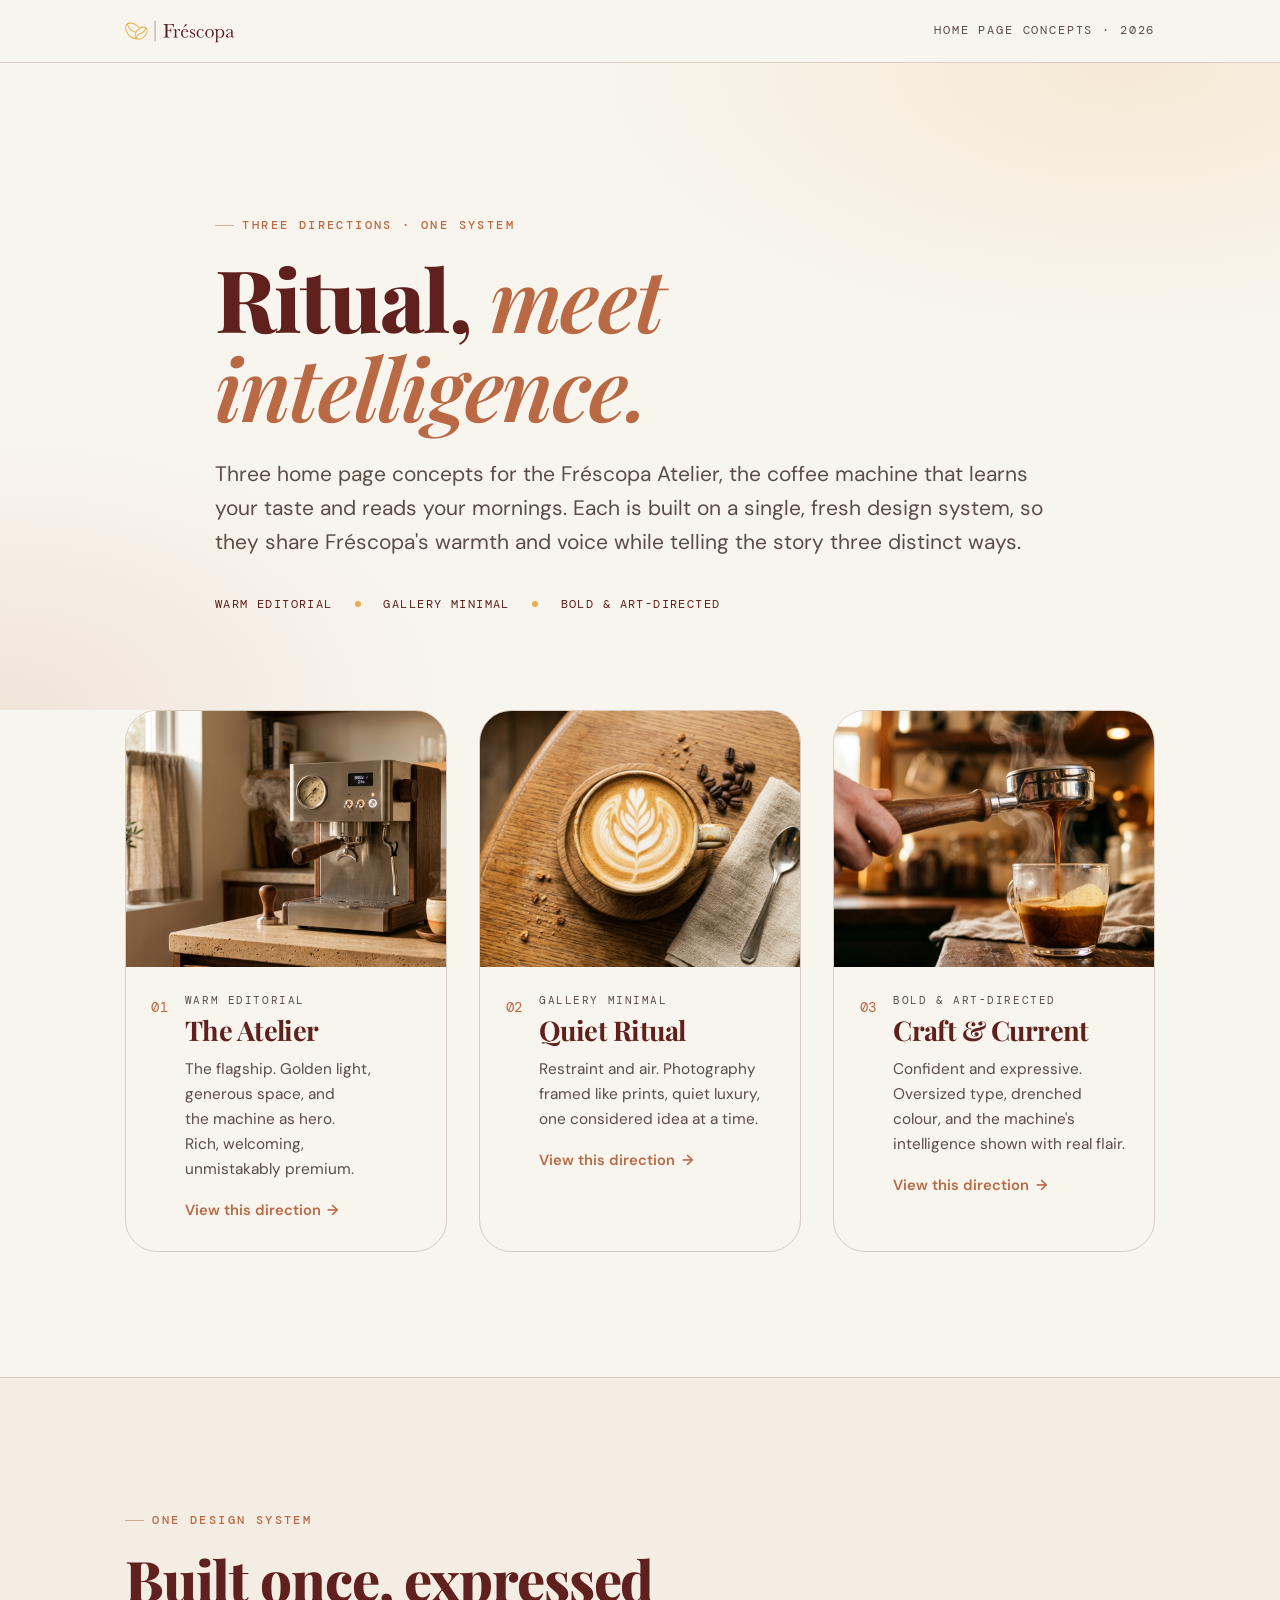
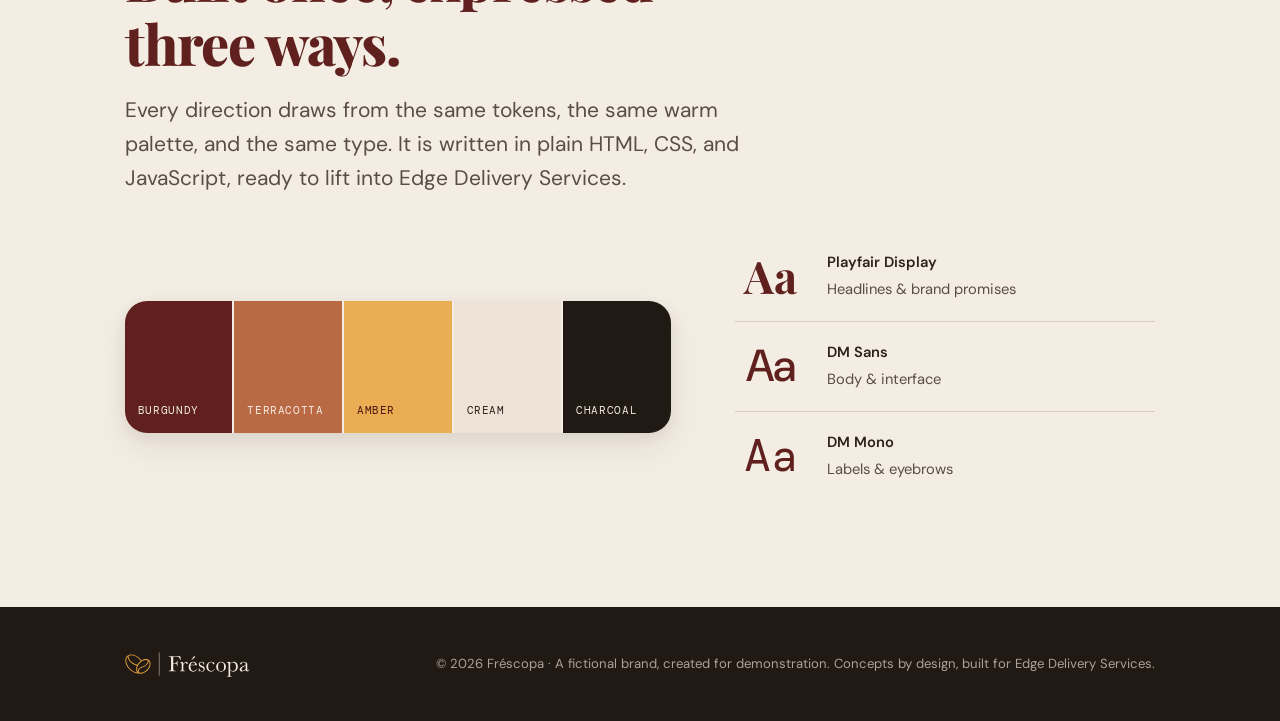
<file: index.html>
<!DOCTYPE html>
<html lang="en">
<head>
  <meta charset="UTF-8" />
  <meta name="viewport" content="width=device-width, initial-scale=1.0" />
  <title>Fréscopa — Home page concepts</title>
  <meta name="description" content="Three home page directions for the Fréscopa Atelier, each built on one fresh design system. Ritual, meet intelligence." />
  <link rel="icon" href="data:image/svg+xml,%3Csvg xmlns='http://www.w3.org/2000/svg' viewBox='0 0 32 32'%3E%3Crect width='32' height='32' rx='7' fill='%235b1c22'/%3E%3Cpath d='M11 9c4 0 8 3 8 8s-4 6-8 6' fill='none' stroke='%23eaa33a' stroke-width='3' stroke-linecap='round'/%3E%3C/svg%3E" />
  <link rel="preconnect" href="https://fonts.googleapis.com" />
  <link rel="preconnect" href="https://fonts.gstatic.com" crossorigin />
  <link href="https://fonts.googleapis.com/css2?family=DM+Mono:ital,wght@0,400;0,500;1,400&family=DM+Sans:ital,opsz,wght@0,9..40,400;0,9..40,500;0,9..40,600;0,9..40,700;1,9..40,400&family=Playfair+Display:ital,wght@0,500;0,600;0,700;0,800;0,900;1,500;1,600&display=swap" rel="stylesheet" />
  <link rel="stylesheet" href="shared/tokens.css" />
  <link rel="stylesheet" href="index.css" />
  <script defer src="shared/app.js"></script>
</head>
<body class="home">
  <a class="skip-link" href="#concepts">Skip to concepts</a>

  <header class="home-header" data-header>
    <div class="container home-header__inner">
      <a class="home-header__brand" href="#" aria-label="Fréscopa">
        <img src="assets/frescopa-logo.svg" alt="Fréscopa" width="150" height="40" />
      </a>
      <span class="home-header__label">Home page concepts · 2026</span>
    </div>
  </header>

  <main>
    <!-- Cover -->
    <section class="cover">
      <div class="container cover__inner">
        <p class="eyebrow reveal">Three directions · one system</p>
        <h1 class="cover__title reveal" style="--reveal-delay:.08s">Ritual, <em>meet intelligence.</em></h1>
        <p class="cover__lead reveal" style="--reveal-delay:.16s">Three home page concepts for the Fréscopa Atelier, the coffee machine that learns your taste and reads your mornings. Each is built on a single, fresh design system, so they share Fréscopa's warmth and voice while telling the story three distinct ways.</p>
        <p class="cover__meta reveal" style="--reveal-delay:.24s">
          <span>Warm editorial</span><span>Gallery minimal</span><span>Bold &amp; art-directed</span>
        </p>
      </div>
    </section>

    <!-- Concept picker -->
    <section class="concepts" id="concepts">
      <div class="container">
        <div class="concepts__grid">

          <a class="concept reveal" href="directions/01-atelier/index.html">
            <div class="concept__media">
              <img src="assets/images/hero-machine.jpg" alt="The Atelier machine in warm morning light." width="1408" height="768" loading="lazy" />
            </div>
            <div class="concept__body">
              <span class="concept__index">01</span>
              <div class="concept__text">
                <p class="concept__kicker">Warm editorial</p>
                <h2 class="concept__name">The Atelier</h2>
                <p class="concept__desc">The flagship. Golden light, generous space, and the machine as hero. Rich, welcoming, unmistakably premium.</p>
                <span class="concept__cta">View this direction <span class="arrow" aria-hidden="true">→</span></span>
              </div>
            </div>
          </a>

          <a class="concept reveal" href="directions/02-quiet-ritual/index.html" style="--reveal-delay:.1s">
            <div class="concept__media">
              <img src="assets/images/latte-art.jpg" alt="A flat white with rosetta latte art, framed like a print." width="1408" height="768" loading="lazy" />
            </div>
            <div class="concept__body">
              <span class="concept__index">02</span>
              <div class="concept__text">
                <p class="concept__kicker">Gallery minimal</p>
                <h2 class="concept__name">Quiet Ritual</h2>
                <p class="concept__desc">Restraint and air. Photography framed like prints, quiet luxury, one considered idea at a time.</p>
                <span class="concept__cta">View this direction <span class="arrow" aria-hidden="true">→</span></span>
              </div>
            </div>
          </a>

          <a class="concept reveal" href="directions/03-craft-current/index.html" style="--reveal-delay:.2s">
            <div class="concept__media">
              <img src="assets/images/espresso-pour.jpg" alt="A bold shot of espresso pouring, full of energy." width="1408" height="768" loading="lazy" />
            </div>
            <div class="concept__body">
              <span class="concept__index">03</span>
              <div class="concept__text">
                <p class="concept__kicker">Bold &amp; art-directed</p>
                <h2 class="concept__name">Craft &amp; Current</h2>
                <p class="concept__desc">Confident and expressive. Oversized type, drenched colour, and the machine's intelligence shown with real flair.</p>
                <span class="concept__cta">View this direction <span class="arrow" aria-hidden="true">→</span></span>
              </div>
            </div>
          </a>

        </div>
      </div>
    </section>

    <!-- The system -->
    <section class="system">
      <div class="container">
        <div class="system__head reveal">
          <p class="eyebrow">One design system</p>
          <h2 class="system__title">Built once, expressed three ways.</h2>
          <p class="system__lead">Every direction draws from the same tokens, the same warm palette, and the same type. It is written in plain HTML, CSS, and JavaScript, ready to lift into Edge Delivery Services.</p>
        </div>

        <div class="system__cols">
          <div class="swatches reveal">
            <div class="swatch" style="background: var(--burgundy); color: var(--cream);"><span>Burgundy</span></div>
            <div class="swatch" style="background: var(--terracotta); color: var(--cream);"><span>Terracotta</span></div>
            <div class="swatch" style="background: var(--amber); color: var(--burgundy-deep);"><span>Amber</span></div>
            <div class="swatch" style="background: var(--paper-3); color: var(--ink);"><span>Cream</span></div>
            <div class="swatch" style="background: var(--charcoal); color: var(--cream);"><span>Charcoal</span></div>
          </div>

          <ul class="typeset reveal" style="--reveal-delay:.1s">
            <li>
              <span class="typeset__sample" style="font-family: var(--font-display); font-weight: 700;">Aa</span>
              <span class="typeset__meta"><strong>Playfair Display</strong>Headlines &amp; brand promises</span>
            </li>
            <li>
              <span class="typeset__sample" style="font-family: var(--font-body); font-weight: 500;">Aa</span>
              <span class="typeset__meta"><strong>DM Sans</strong>Body &amp; interface</span>
            </li>
            <li>
              <span class="typeset__sample" style="font-family: var(--font-mono);">Aa</span>
              <span class="typeset__meta"><strong>DM Mono</strong>Labels &amp; eyebrows</span>
            </li>
          </ul>
        </div>
      </div>
    </section>
  </main>

  <footer class="home-footer">
    <div class="container home-footer__inner">
      <img src="assets/frescopa-logo-light.svg" alt="Fréscopa" width="150" height="40" />
      <p class="home-footer__meta">© <span data-year>2026</span> Fréscopa · A fictional brand, created for demonstration. Concepts by design, built for Edge Delivery Services.</p>
    </div>
  </footer>
</body>
</html>
</file>
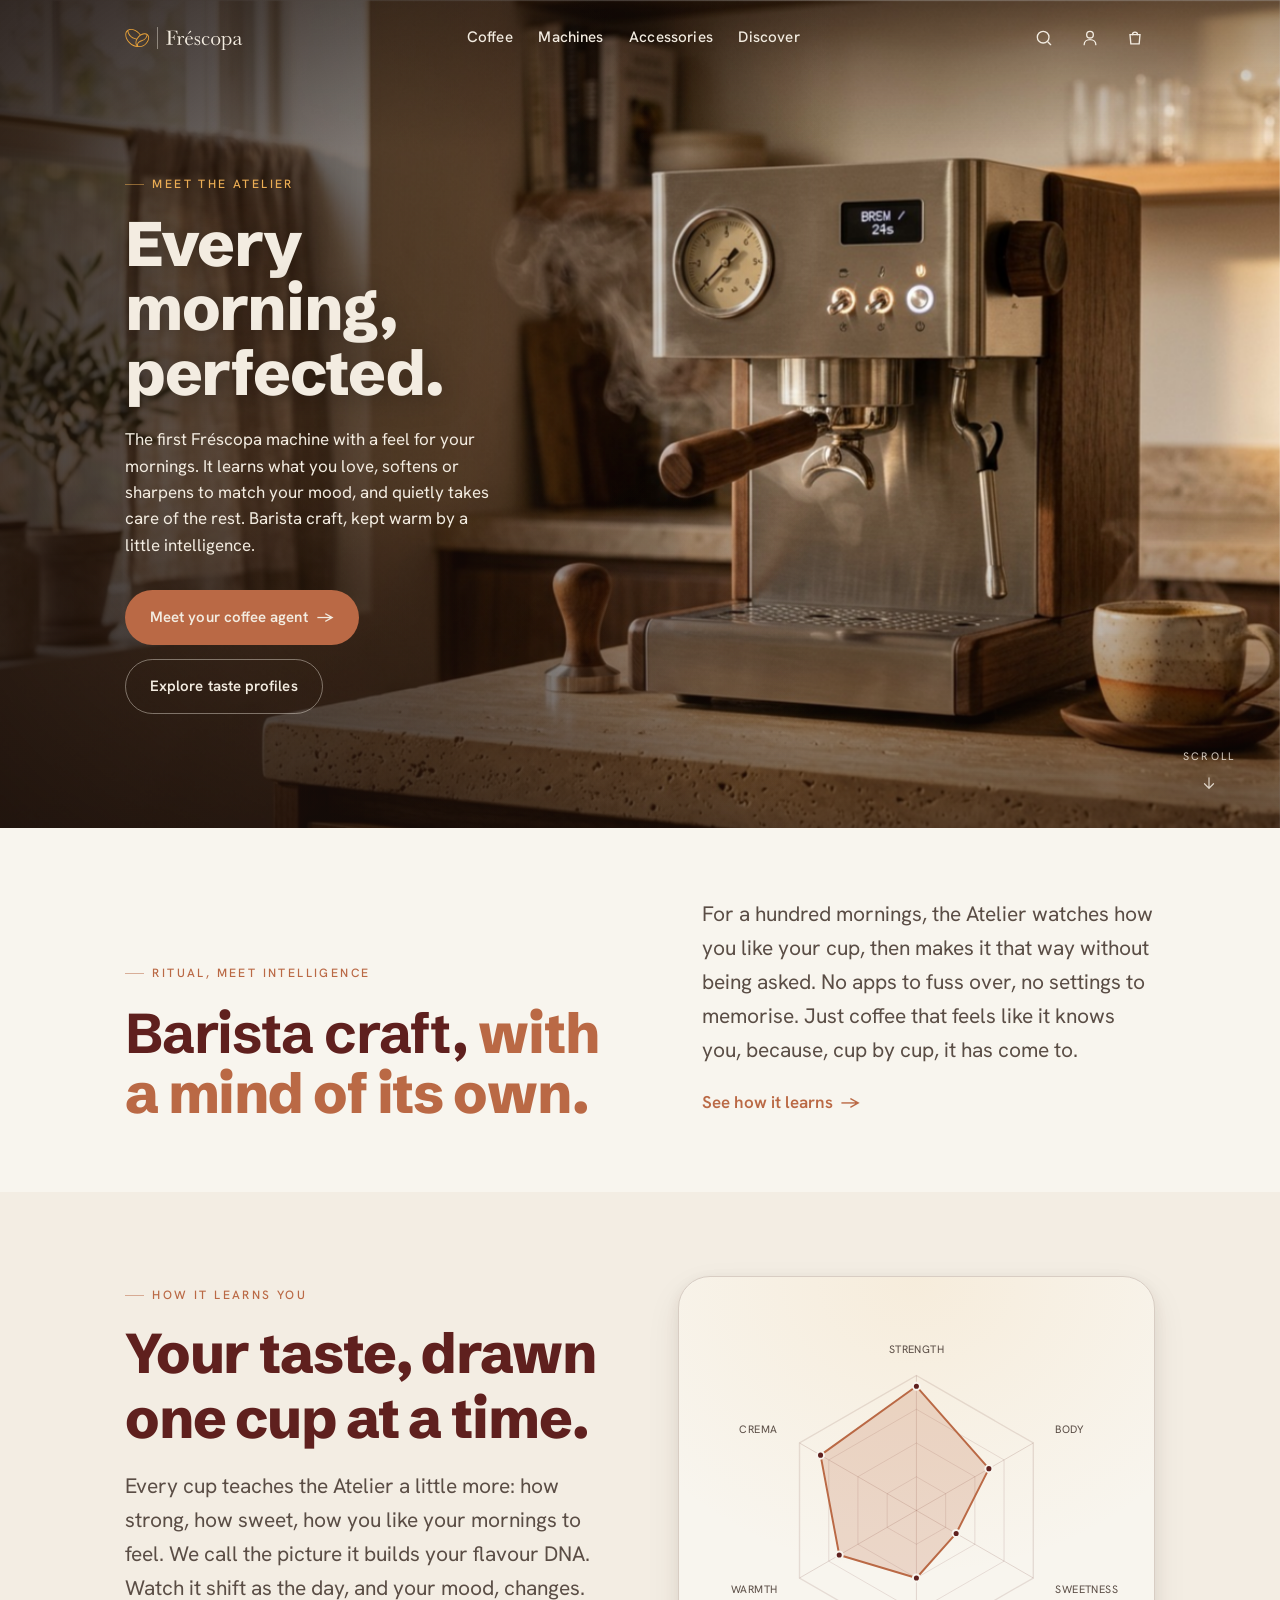
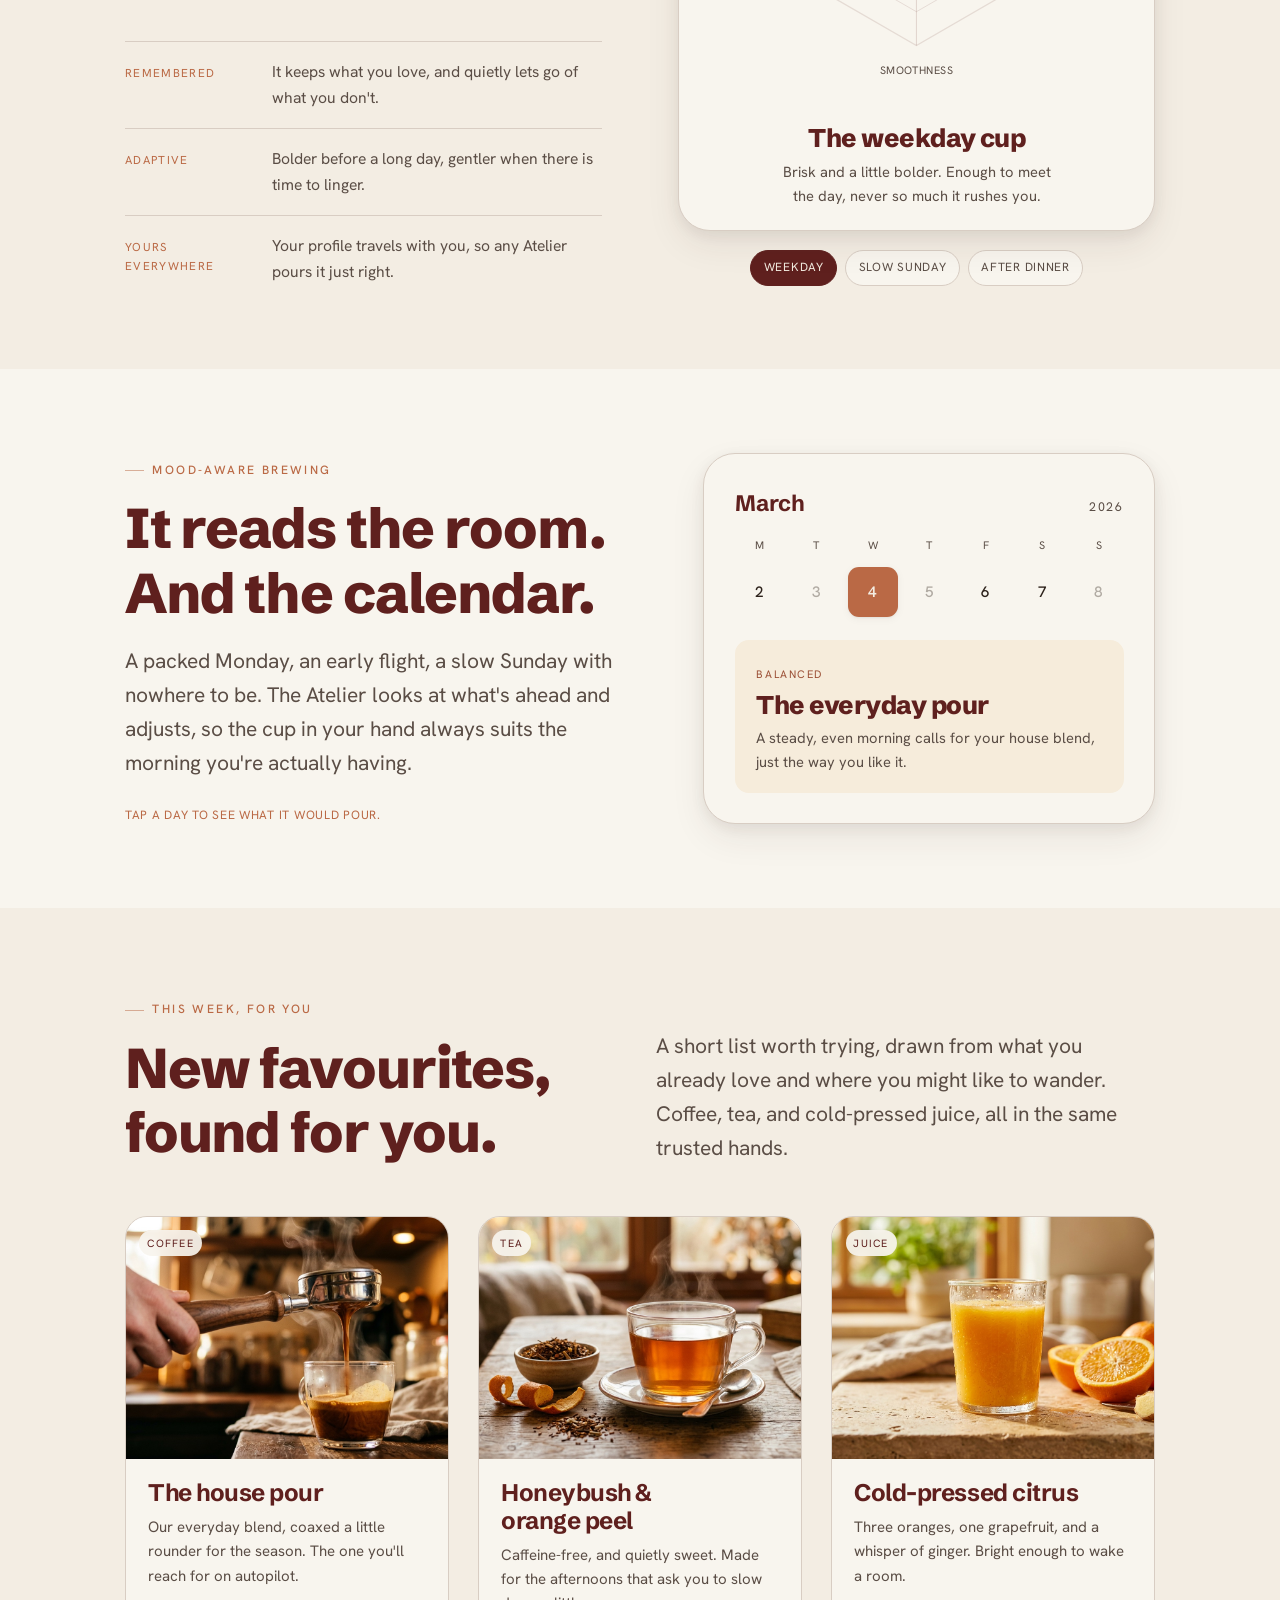
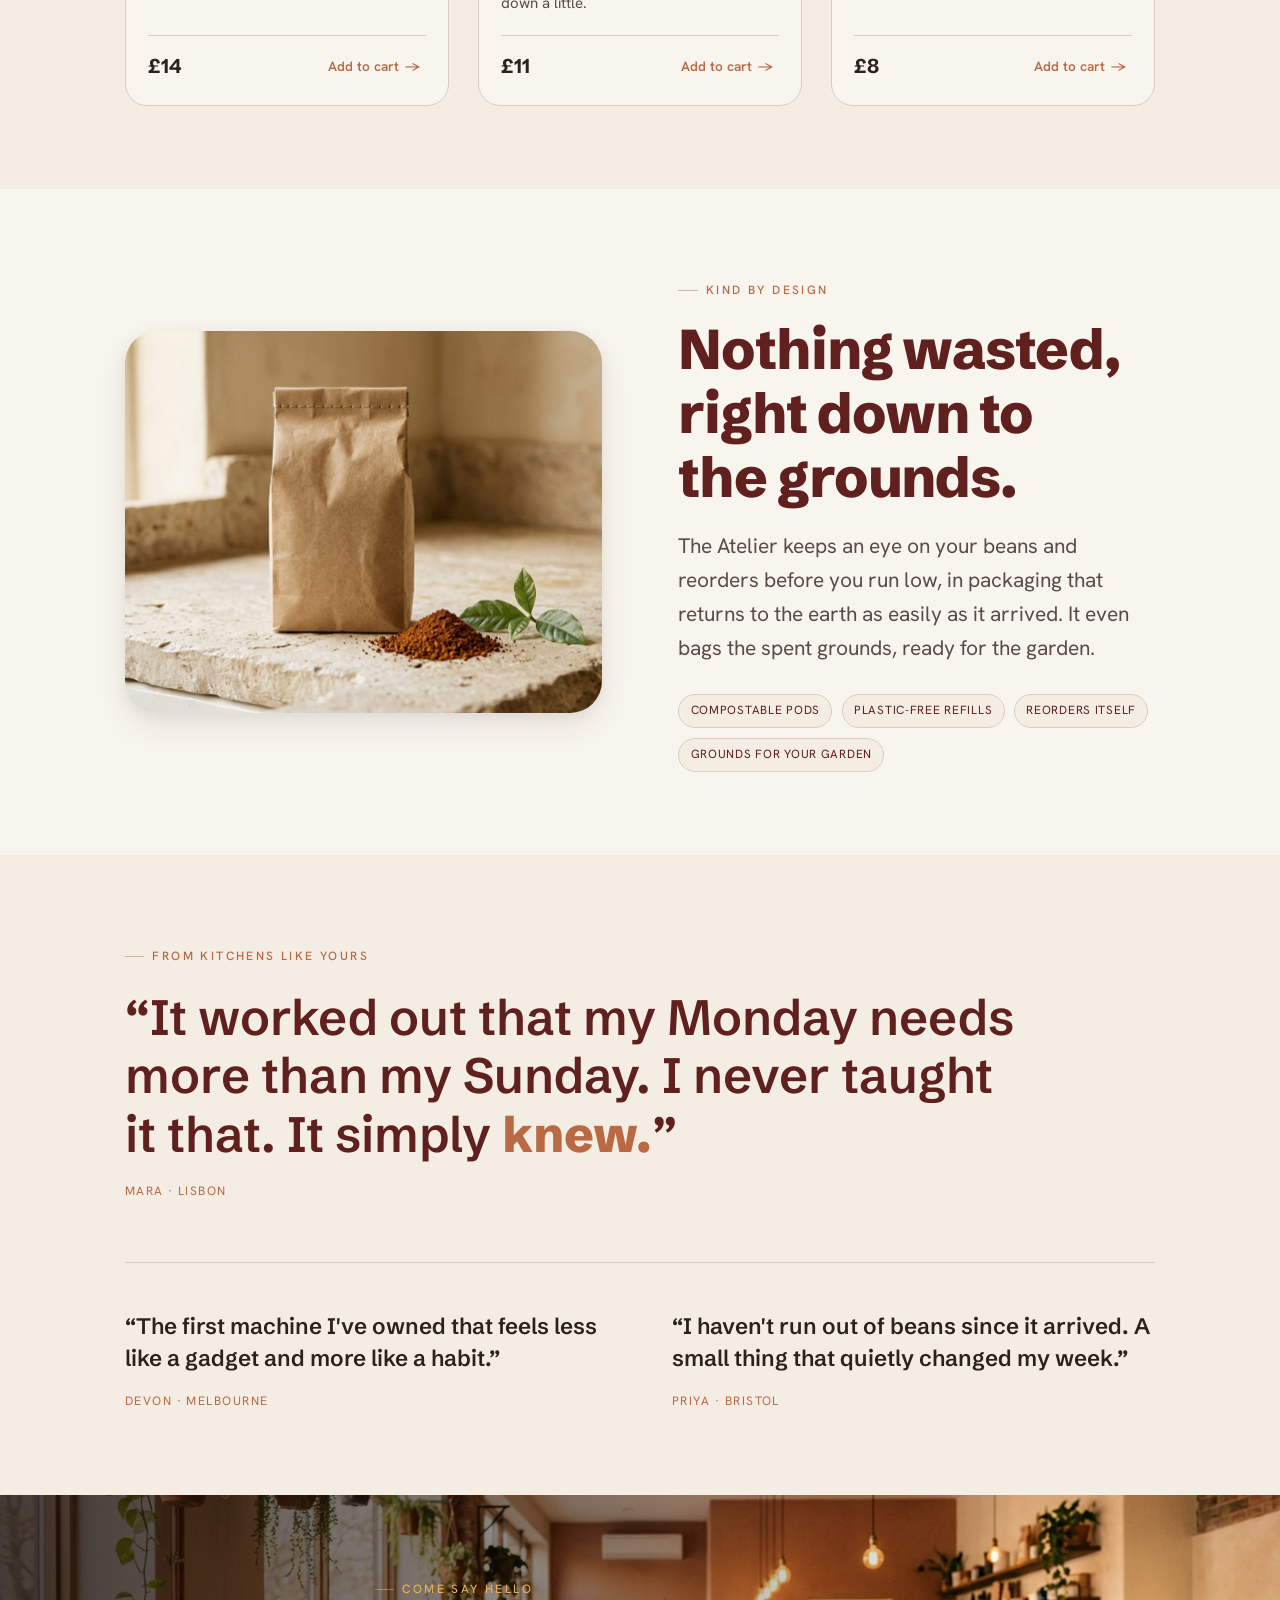
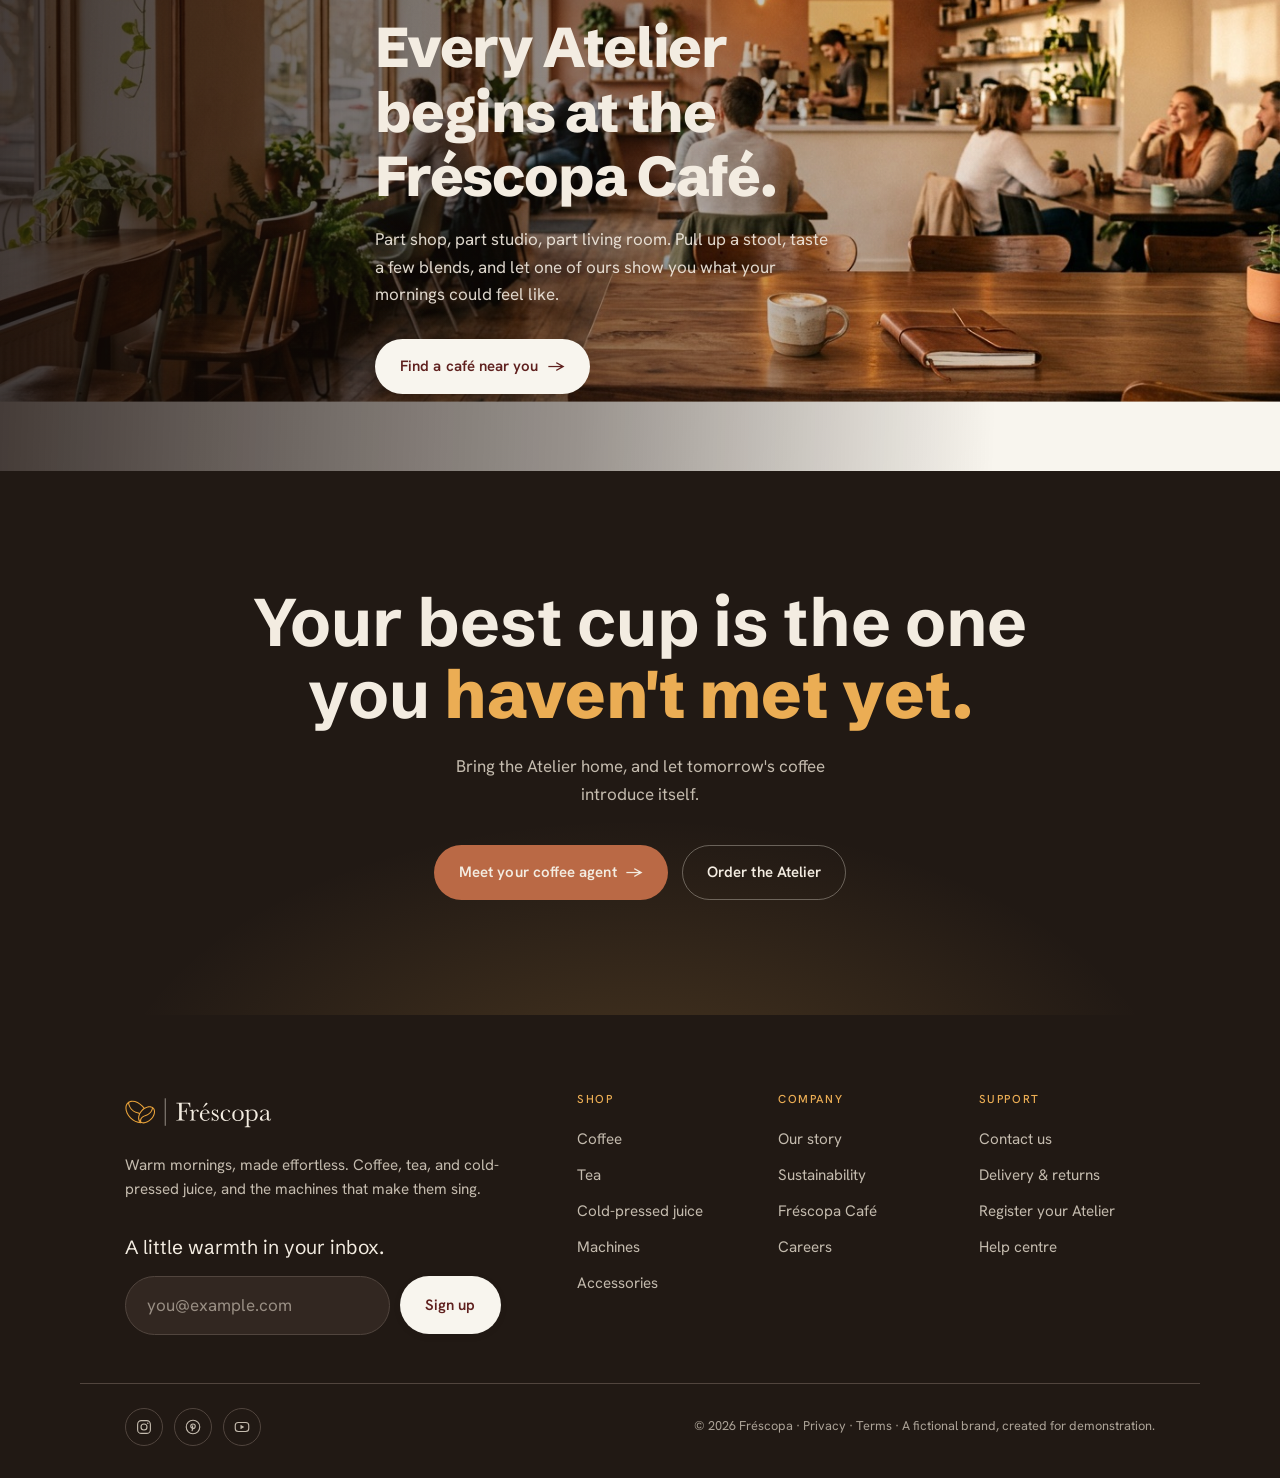
<file: frescopa-atelier/index.html>
<!DOCTYPE html>
<html lang="en">
<head>
  <meta charset="UTF-8" />
  <meta name="viewport" content="width=device-width, initial-scale=1.0" />
  <title>Fréscopa Atelier — Every morning, perfected.</title>
  <meta name="description" content="The first Fréscopa coffee machine with a feel for your mornings. It learns your taste, matches your mood, and takes care of the rest." />
  <link rel="icon" href="data:image/svg+xml,%3Csvg xmlns='http://www.w3.org/2000/svg' viewBox='0 0 32 32'%3E%3Crect width='32' height='32' rx='7' fill='%235b1c22'/%3E%3Cpath d='M11 9c4 0 8 3 8 8s-4 6-8 6' fill='none' stroke='%23eaa33a' stroke-width='3' stroke-linecap='round'/%3E%3C/svg%3E" />
  <link rel="preconnect" href="https://fonts.googleapis.com" />
  <link rel="preconnect" href="https://fonts.gstatic.com" crossorigin />
  <link href="https://fonts.googleapis.com/css2?family=Hanken+Grotesk:wght@400;500;600;700&family=Schibsted+Grotesk:wght@400;500;600;700;800&display=swap" rel="stylesheet" />
  <link rel="stylesheet" href="./shared/tokens.css" />
  <link rel="stylesheet" href="./atelier.css" />
  <script defer src="./shared/flavor-dna.js"></script>
  <script defer src="./shared/hero.js"></script>
  <script defer src="./shared/app.js"></script>
</head>
<body class="atelier">
  <a class="skip-link" href="#main">Skip to content</a>

  <!-- ============ HEADER ============ -->
  <header class="header" data-header>
    <div class="container header__inner">
      <a class="header__brand" href="#" aria-label="Fréscopa home">
        <img class="header__logo header__logo--light" src="./assets/frescopa-logo-light.svg" alt="Fréscopa" width="150" height="40" />
        <img class="header__logo header__logo--dark" src="./assets/frescopa-logo.svg" alt="" aria-hidden="true" width="150" height="40" />
      </a>

      <nav class="nav" data-nav aria-label="Primary">
        <a href="#learn">Coffee</a>
        <a href="#mood">Machines</a>
        <a href="#feed">Accessories</a>
        <a href="#cafe">Discover</a>
      </nav>

      <div class="header__utils">
        <button class="iconbtn" aria-label="Search">
          <svg viewBox="0 0 24 24" width="20" height="20" fill="none" stroke="currentColor" stroke-width="1.6"><circle cx="11" cy="11" r="7"/><path d="m20 20-3.2-3.2" stroke-linecap="round"/></svg>
        </button>
        <button class="iconbtn" aria-label="Account">
          <svg viewBox="0 0 24 24" width="20" height="20" fill="none" stroke="currentColor" stroke-width="1.6"><circle cx="12" cy="8" r="4"/><path d="M5 20c0-3.6 3.1-6 7-6s7 2.4 7 6" stroke-linecap="round"/></svg>
        </button>
        <button class="iconbtn iconbtn--cart" aria-label="Cart, 0 items">
          <svg viewBox="0 0 24 24" width="20" height="20" fill="none" stroke="currentColor" stroke-width="1.6"><path d="M6 8h12l-1 11H7L6 8Z"/><path d="M9 8a3 3 0 0 1 6 0" stroke-linecap="round"/></svg>
        </button>
        <button class="nav-toggle" data-nav-toggle aria-label="Menu" aria-expanded="false" aria-controls="primary-nav">
          <span></span><span></span>
        </button>
      </div>
    </div>
  </header>

  <main id="main">

    <!-- ============ HERO ============ -->
    <section class="hero" data-hero-art>
      <div class="hero__media">
        <img src="./assets/images/hero-machine.jpg" alt="The Fréscopa Atelier on a sunlit kitchen counter, steam rising from a freshly pulled cup." width="1408" height="768" fetchpriority="high" data-parallax="12" data-hero-focal="50% 44%" data-hero-product-top="0.20" data-hero-product-left="0.43" />
        <div class="hero__scrim"></div>
      </div>
      <div class="container hero__inner">
        <p class="eyebrow eyebrow--light reveal">Meet the Atelier</p>
        <h1 class="hero__title reveal" style="--reveal-delay:.08s">Every morning,<br />perfected.</h1>
        <p class="hero__lead reveal" style="--reveal-delay:.16s">The first Fréscopa machine with a feel for your mornings. It learns what you love, softens or sharpens to match your mood, and quietly takes care of the rest. Barista craft, kept warm by a little intelligence.</p>
        <div class="hero__actions reveal" style="--reveal-delay:.24s">
          <a class="btn btn--terracotta" href="#learn">Meet your coffee agent <span class="arrow" aria-hidden="true">→</span></a>
          <a class="btn btn--ghost btn--on-media" href="#feed">Explore taste profiles</a>
        </div>
      </div>
      <a class="hero__scroll" href="#intro" aria-label="Scroll to explore">
        <span>Scroll</span>
        <svg viewBox="0 0 24 24" width="18" height="18" fill="none" stroke="currentColor" stroke-width="1.6"><path d="M12 5v14M6 13l6 6 6-6" stroke-linecap="round" stroke-linejoin="round"/></svg>
      </a>
    </section>

    <!-- ============ POSITIONING ============ -->
    <section class="intro" id="intro">
      <div class="container intro__grid">
        <div class="intro__lead reveal">
          <p class="eyebrow">Ritual, meet intelligence</p>
          <h2 class="intro__statement">Barista craft, <em>with a mind of its own.</em></h2>
        </div>
        <div class="intro__body reveal" style="--reveal-delay:.1s">
          <p>For a hundred mornings, the Atelier watches how you like your cup, then makes it that way without being asked. No apps to fuss over, no settings to memorise. Just coffee that feels like it knows you, because, cup by cup, it has come to.</p>
          <a class="link" href="#learn">See how it learns <span class="arrow" aria-hidden="true">→</span></a>
        </div>
      </div>
    </section>

    <!-- ============ HOW IT LEARNS — FLAVOUR DNA ============ -->
    <section class="learn" id="learn">
      <div class="container learn__grid">
        <div class="learn__copy reveal">
          <p class="eyebrow">How it learns you</p>
          <h2>Your taste, drawn one cup at a time.</h2>
          <p class="lede">Every cup teaches the Atelier a little more: how strong, how sweet, how you like your mornings to feel. We call the picture it builds your flavour DNA. Watch it shift as the day, and your mood, changes.</p>
          <ul class="learn__points">
            <li>
              <span class="learn__pt-label">Remembered</span>
              <span class="learn__pt-text">It keeps what you love, and quietly lets go of what you don't.</span>
            </li>
            <li>
              <span class="learn__pt-label">Adaptive</span>
              <span class="learn__pt-text">Bolder before a long day, gentler when there is time to linger.</span>
            </li>
            <li>
              <span class="learn__pt-label">Yours everywhere</span>
              <span class="learn__pt-text">Your profile travels with you, so any Atelier pours it just right.</span>
            </li>
          </ul>
        </div>

        <div class="learn__viz reveal" style="--reveal-delay:.12s">
          <div class="dna" data-flavor-dna data-default="weekday" data-autocycle>
            <div class="dna__frame">
              <svg data-dna-svg></svg>
              <div class="dna__readout">
                <h4 data-flavor-title>The weekday cup</h4>
                <p data-flavor-note></p>
              </div>
            </div>
            <div class="dna__controls" role="group" aria-label="Choose a taste profile">
              <button data-profile="weekday" class="dna__btn">Weekday</button>
              <button data-profile="sunday" class="dna__btn">Slow Sunday</button>
              <button data-profile="evening" class="dna__btn">After dinner</button>
            </div>
          </div>
        </div>
      </div>
    </section>

    <!-- ============ MOOD-AWARE BREWING ============ -->
    <section class="mood" id="mood">
      <div class="container mood__grid">
        <div class="mood__copy reveal">
          <p class="eyebrow">Mood-aware brewing</p>
          <h2>It reads the room. And the calendar.</h2>
          <p class="lede">A packed Monday, an early flight, a slow Sunday with nowhere to be. The Atelier looks at what's ahead and adjusts, so the cup in your hand always suits the morning you're actually having.</p>
          <p class="mood__hint">Tap a day to see what it would pour.</p>
        </div>

        <div class="mood__panel reveal" style="--reveal-delay:.12s" data-calendar data-autocycle>
          <div class="cal">
            <div class="cal__head">
              <span class="cal__month">March</span>
              <span class="cal__year">2026</span>
            </div>
            <div class="cal__grid" role="group" aria-label="Days of the week">
              <span class="cal__dow">M</span><span class="cal__dow">T</span><span class="cal__dow">W</span>
              <span class="cal__dow">T</span><span class="cal__dow">F</span><span class="cal__dow">S</span><span class="cal__dow">S</span>
              <button class="cal__day" data-day data-brew-tag="Bolder" data-brew-title="Extra shot, no fuss" data-brew-note="A full day ahead, so a bolder, quicker cup to meet it.">2</button>
              <span class="cal__day cal__day--muted">3</span>
              <button class="cal__day is-active" data-day data-brew-tag="Balanced" data-brew-title="The everyday pour" data-brew-note="A steady, even morning calls for your house blend, just the way you like it.">4</button>
              <span class="cal__day cal__day--muted">5</span>
              <button class="cal__day" data-day data-brew-tag="Bright" data-brew-title="A lighter start" data-brew-note="Something brighter and softer to ease into a shorter week.">6</button>
              <button class="cal__day" data-day data-brew-tag="Gentle" data-brew-title="The lingering cup" data-brew-note="Nowhere to be. Rounder, sweeter, made to be sipped slowly.">7</button>
              <span class="cal__day cal__day--muted">8</span>
            </div>
          </div>
          <div class="brew" data-brew>
            <span class="brew__tag" data-brew-tag>Balanced</span>
            <h4 class="brew__title" data-brew-title>The everyday pour</h4>
            <p class="brew__note" data-brew-note>A steady, even morning calls for your house blend, just the way you like it.</p>
          </div>
        </div>
      </div>
    </section>

    <!-- ============ WEEKLY SUGGESTIONS ============ -->
    <section class="feed" id="feed">
      <div class="container">
        <div class="feed__head reveal">
          <div>
            <p class="eyebrow">This week, for you</p>
            <h2>New favourites, found for you.</h2>
          </div>
          <p class="feed__intro">A short list worth trying, drawn from what you already love and where you might like to wander. Coffee, tea, and cold-pressed juice, all in the same trusted hands.</p>
        </div>

        <div class="feed__grid">
          <article class="card reveal">
            <div class="card__media">
              <img src="./assets/images/espresso-pour.jpg" alt="A double shot of espresso pouring into a warm glass." width="1408" height="768" loading="lazy" />
              <span class="card__cat">Coffee</span>
            </div>
            <div class="card__body">
              <h3 class="card__title">The house pour</h3>
              <p class="card__note">Our everyday blend, coaxed a little rounder for the season. The one you'll reach for on autopilot.</p>
              <div class="card__foot">
                <span class="card__price">£14</span>
                <button class="link link--sm">Add to cart <span class="arrow" aria-hidden="true">→</span></button>
              </div>
            </div>
          </article>

          <article class="card reveal" style="--reveal-delay:.1s">
            <div class="card__media">
              <img src="./assets/images/tea-moment.jpg" alt="A glass cup of amber tea beside loose leaves in warm afternoon light." width="1408" height="768" loading="lazy" />
              <span class="card__cat">Tea</span>
            </div>
            <div class="card__body">
              <h3 class="card__title">Honeybush &amp; orange peel</h3>
              <p class="card__note">Caffeine-free, and quietly sweet. Made for the afternoons that ask you to slow down a little.</p>
              <div class="card__foot">
                <span class="card__price">£11</span>
                <button class="link link--sm">Add to cart <span class="arrow" aria-hidden="true">→</span></button>
              </div>
            </div>
          </article>

          <article class="card reveal" style="--reveal-delay:.2s">
            <div class="card__media">
              <img src="./assets/images/citrus-juice.jpg" alt="A glass of fresh cold-pressed citrus juice with orange and grapefruit." width="1408" height="768" loading="lazy" />
              <span class="card__cat">Juice</span>
            </div>
            <div class="card__body">
              <h3 class="card__title">Cold-pressed citrus</h3>
              <p class="card__note">Three oranges, one grapefruit, and a whisper of ginger. Bright enough to wake a room.</p>
              <div class="card__foot">
                <span class="card__price">£8</span>
                <button class="link link--sm">Add to cart <span class="arrow" aria-hidden="true">→</span></button>
              </div>
            </div>
          </article>
        </div>
      </div>
    </section>

    <!-- ============ SUSTAINABILITY ============ -->
    <section class="sustain">
      <div class="container sustain__grid">
        <div class="sustain__media reveal">
          <img src="./assets/images/sustainability.jpg" alt="A compostable kraft coffee bag beside fresh grounds and a sprig of green on pale stone." width="1408" height="768" loading="lazy" />
        </div>
        <div class="sustain__copy reveal" style="--reveal-delay:.1s">
          <p class="eyebrow">Kind by design</p>
          <h2>Nothing wasted, right down to the grounds.</h2>
          <p class="lede">The Atelier keeps an eye on your beans and reorders before you run low, in packaging that returns to the earth as easily as it arrived. It even bags the spent grounds, ready for the garden.</p>
          <ul class="chips">
            <li>Compostable pods</li>
            <li>Plastic-free refills</li>
            <li>Reorders itself</li>
            <li>Grounds for your garden</li>
          </ul>
        </div>
      </div>
    </section>

    <!-- ============ TESTIMONIALS ============ -->
    <section class="voices">
      <div class="container">
        <p class="eyebrow reveal">From kitchens like yours</p>
        <blockquote class="voices__lead reveal" style="--reveal-delay:.06s">
          <p>“It worked out that my Monday needs more than my Sunday. I never taught it that. It simply <em>knew.</em>”</p>
          <cite>Mara · Lisbon</cite>
        </blockquote>
        <div class="voices__grid">
          <blockquote class="voices__item reveal">
            <p>“The first machine I've owned that feels less like a gadget and more like a habit.”</p>
            <cite>Devon · Melbourne</cite>
          </blockquote>
          <blockquote class="voices__item reveal" style="--reveal-delay:.1s">
            <p>“I haven't run out of beans since it arrived. A small thing that quietly changed my week.”</p>
            <cite>Priya · Bristol</cite>
          </blockquote>
        </div>
      </div>
    </section>

    <!-- ============ CAFÉ BAND ============ -->
    <section class="cafe" id="cafe">
      <div class="cafe__media">
        <img src="./assets/images/cafe-interior.jpg" alt="The warm interior of a Fréscopa Café at golden hour, with plants and wooden tables." width="1408" height="768" loading="lazy" data-parallax="14" />
        <div class="cafe__scrim"></div>
      </div>
      <div class="container cafe__inner reveal">
        <p class="eyebrow eyebrow--light">Come say hello</p>
        <h2 class="cafe__title">Every Atelier begins at the Fréscopa Café.</h2>
        <p class="cafe__body">Part shop, part studio, part living room. Pull up a stool, taste a few blends, and let one of ours show you what your mornings could feel like.</p>
        <a class="btn btn--cream" href="#">Find a café near you <span class="arrow" aria-hidden="true">→</span></a>
      </div>
    </section>

    <!-- ============ CLOSING CTA ============ -->
    <section class="cta">
      <div class="container cta__inner">
        <p class="cta__promise reveal">Your best cup is the one you <em>haven't met yet.</em></p>
        <p class="cta__sub reveal" style="--reveal-delay:.08s">Bring the Atelier home, and let tomorrow's coffee introduce itself.</p>
        <div class="cta__actions reveal" style="--reveal-delay:.16s">
          <a class="btn btn--terracotta" href="#">Meet your coffee agent <span class="arrow" aria-hidden="true">→</span></a>
          <a class="btn btn--ghost btn--on-dark" href="#">Order the Atelier</a>
        </div>
      </div>
    </section>
  </main>

  <!-- ============ FOOTER ============ -->
  <footer class="footer">
    <div class="container footer__inner">
      <div class="footer__brand">
        <img class="footer__logo" src="./assets/frescopa-logo-light.svg" alt="Fréscopa" width="168" height="45" />
        <p class="footer__tag">Warm mornings, made effortless. Coffee, tea, and cold-pressed juice, and the machines that make them sing.</p>
        <form class="signup" action="#" onsubmit="return false">
          <label class="signup__label" for="email">A little warmth in your inbox.</label>
          <div class="signup__row">
            <input id="email" class="signup__input" type="email" placeholder="you@example.com" autocomplete="email" />
            <button class="btn btn--cream" type="submit">Sign up</button>
          </div>
        </form>
      </div>

      <nav class="footer__cols" aria-label="Footer">
        <div class="footer__col">
          <h3>Shop</h3>
          <a href="#">Coffee</a>
          <a href="#">Tea</a>
          <a href="#">Cold-pressed juice</a>
          <a href="#">Machines</a>
          <a href="#">Accessories</a>
        </div>
        <div class="footer__col">
          <h3>Company</h3>
          <a href="#">Our story</a>
          <a href="#">Sustainability</a>
          <a href="#">Fréscopa Café</a>
          <a href="#">Careers</a>
        </div>
        <div class="footer__col">
          <h3>Support</h3>
          <a href="#">Contact us</a>
          <a href="#">Delivery &amp; returns</a>
          <a href="#">Register your Atelier</a>
          <a href="#">Help centre</a>
        </div>
      </nav>
    </div>

    <div class="container footer__legal">
      <div class="footer__social">
        <a href="#" aria-label="Instagram"><svg viewBox="0 0 24 24" width="18" height="18" fill="none" stroke="currentColor" stroke-width="1.5"><rect x="3.5" y="3.5" width="17" height="17" rx="5"/><circle cx="12" cy="12" r="4"/><circle cx="17" cy="7" r="1" fill="currentColor" stroke="none"/></svg></a>
        <a href="#" aria-label="Pinterest"><svg viewBox="0 0 24 24" width="18" height="18" fill="none" stroke="currentColor" stroke-width="1.5"><circle cx="12" cy="12" r="9"/><path d="M12 8c-2 0-3 1.4-3 3 0 1 .5 2 1.3 2.4M12 8c1.8 0 3 1.1 3 2.8 0 2-1.2 3.4-2.8 3.4-.8 0-1.4-.5-1.2-1.3l.6-2.4M10.8 17l1-4" stroke-linecap="round"/></svg></a>
        <a href="#" aria-label="YouTube"><svg viewBox="0 0 24 24" width="18" height="18" fill="none" stroke="currentColor" stroke-width="1.5"><rect x="3" y="6" width="18" height="12" rx="4"/><path d="m10 9 5 3-5 3V9Z" fill="currentColor" stroke="none"/></svg></a>
      </div>
      <p class="footer__meta">© <span data-year>2026</span> Fréscopa · Privacy · Terms · A fictional brand, created for demonstration.</p>
    </div>
  </footer>
</body>
</html>
</file>
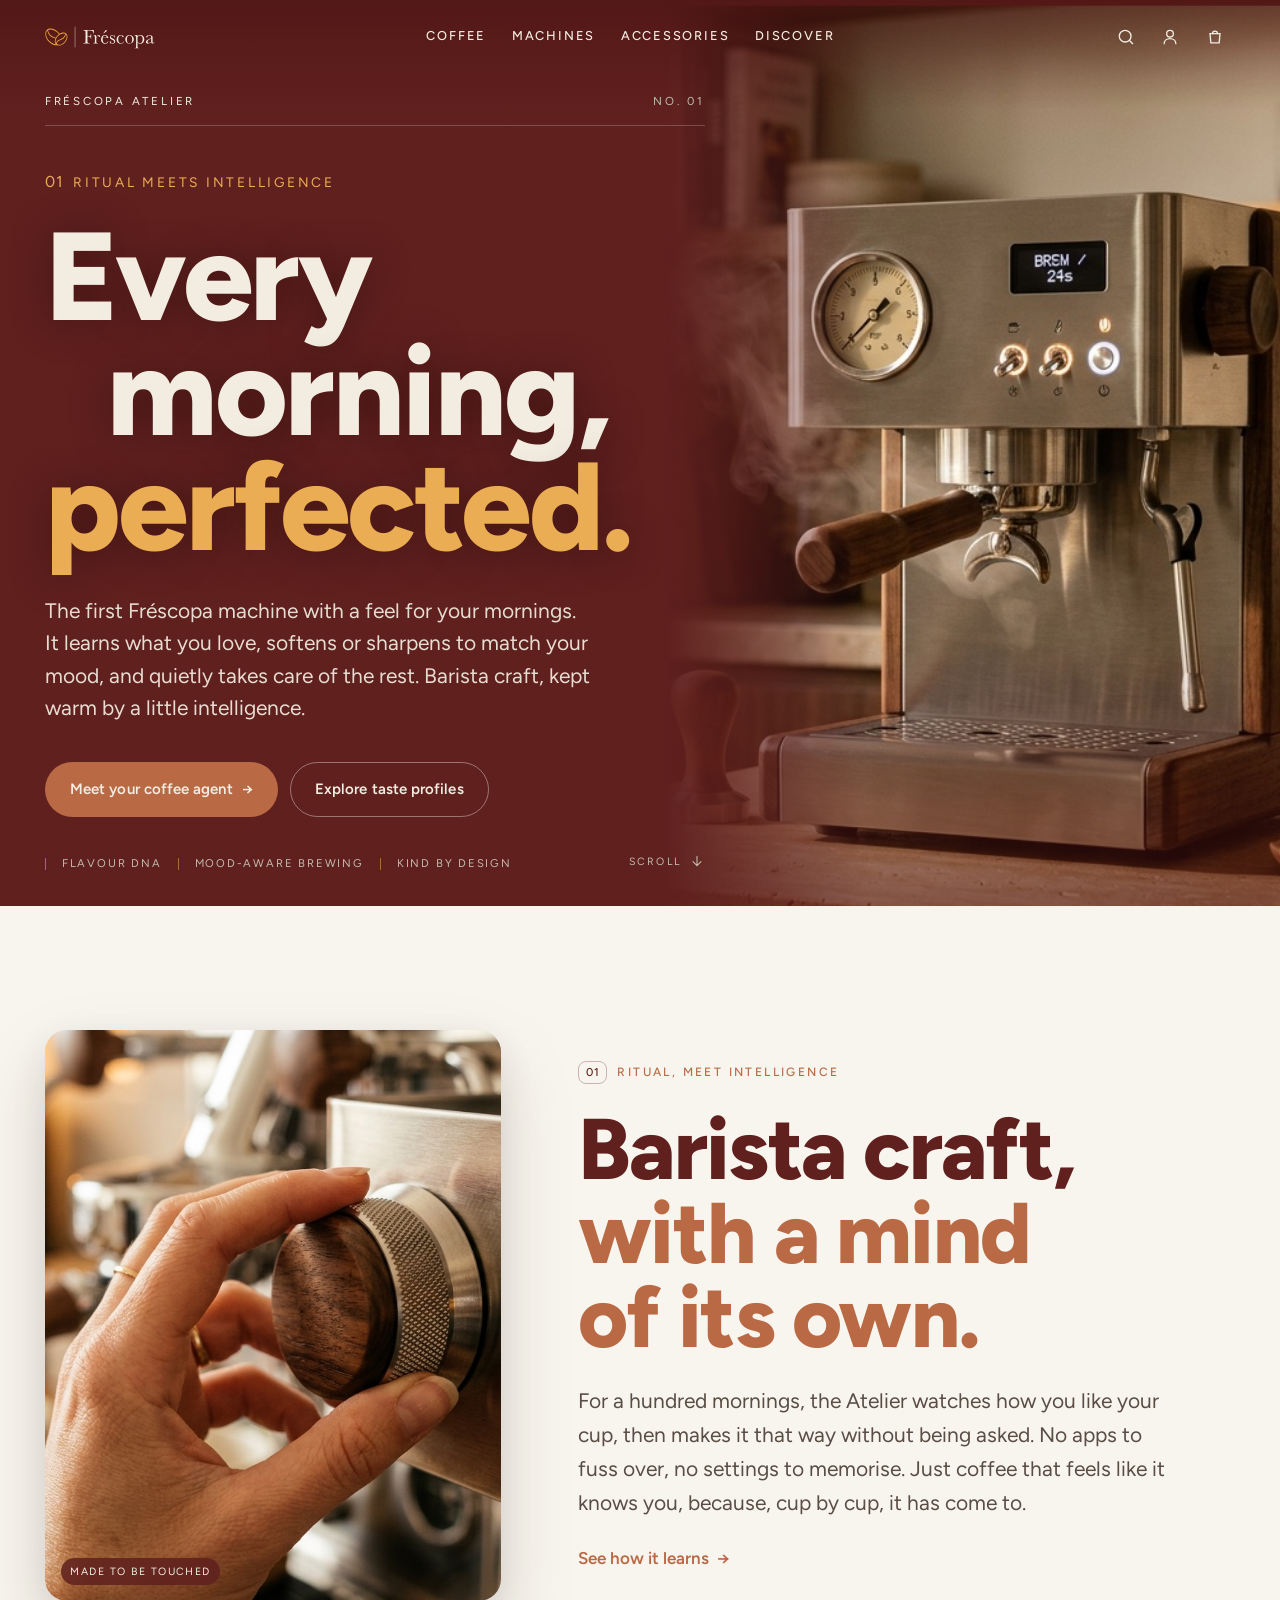
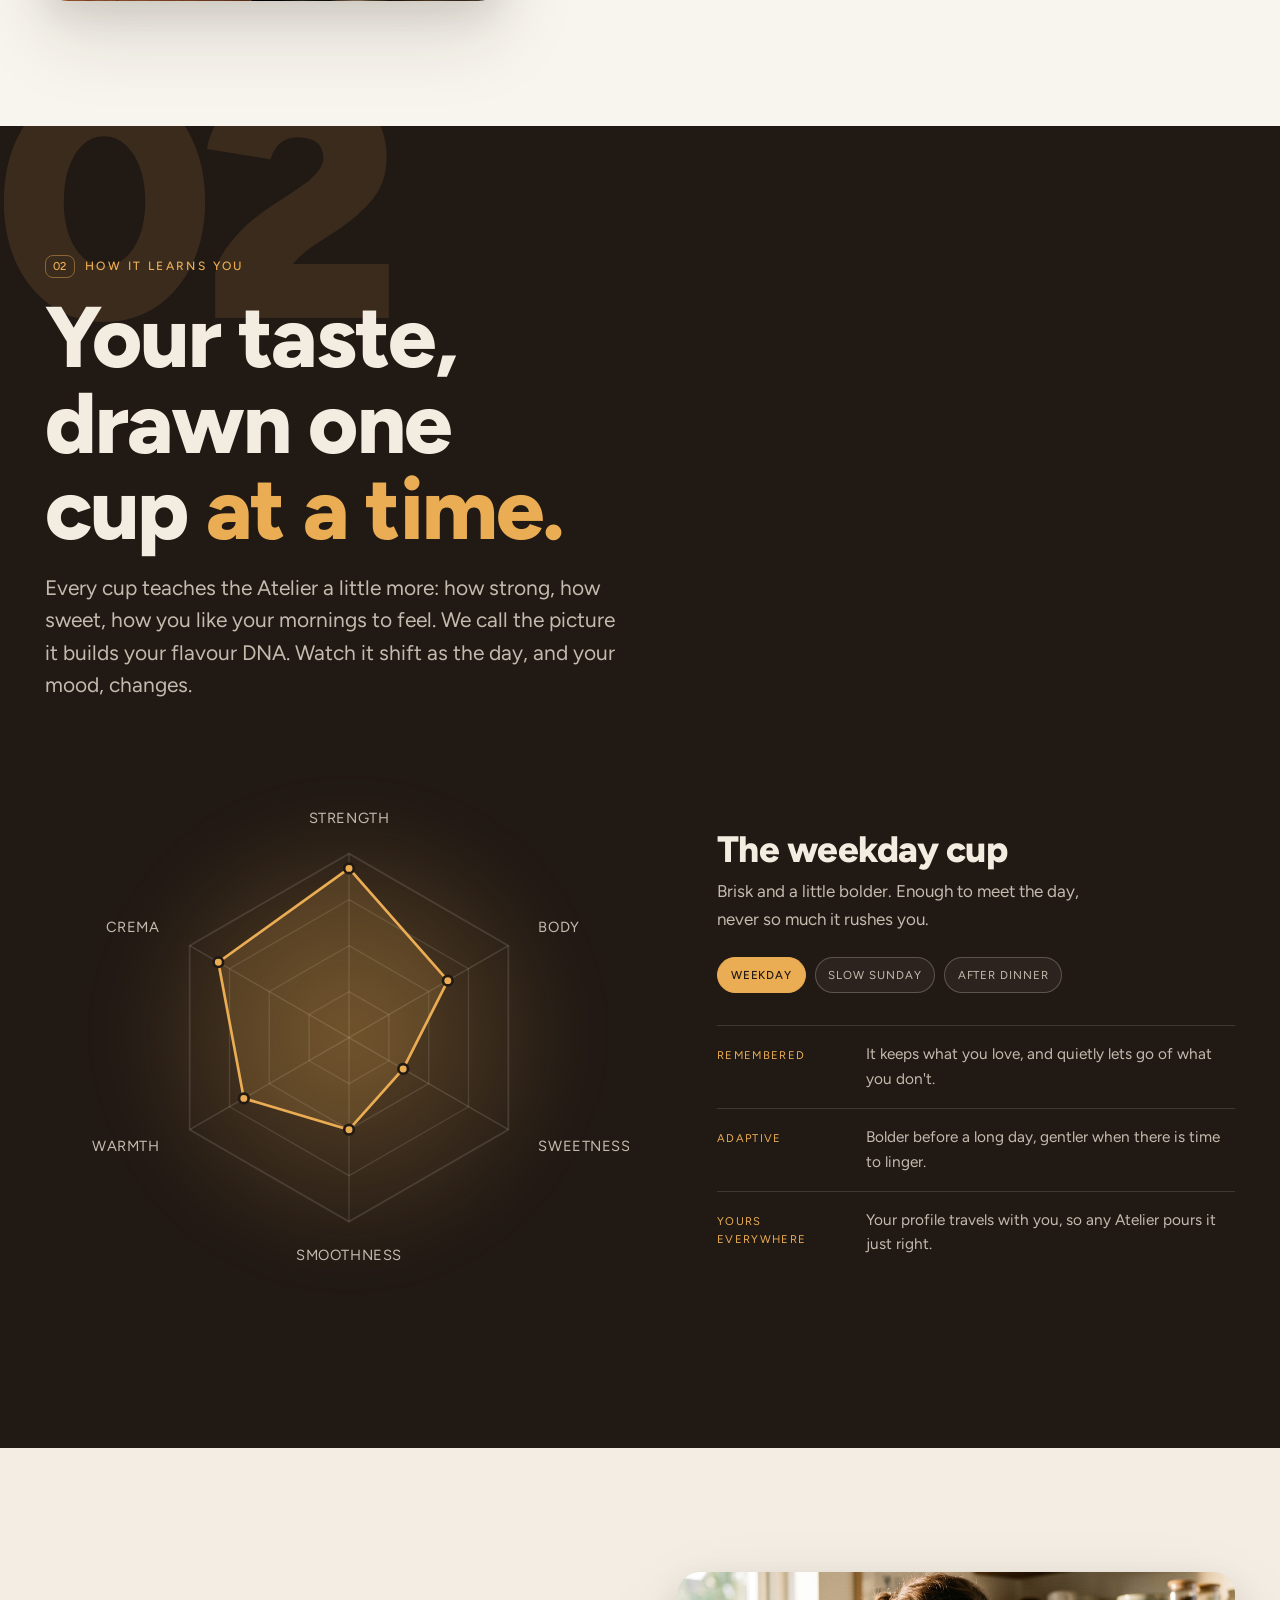
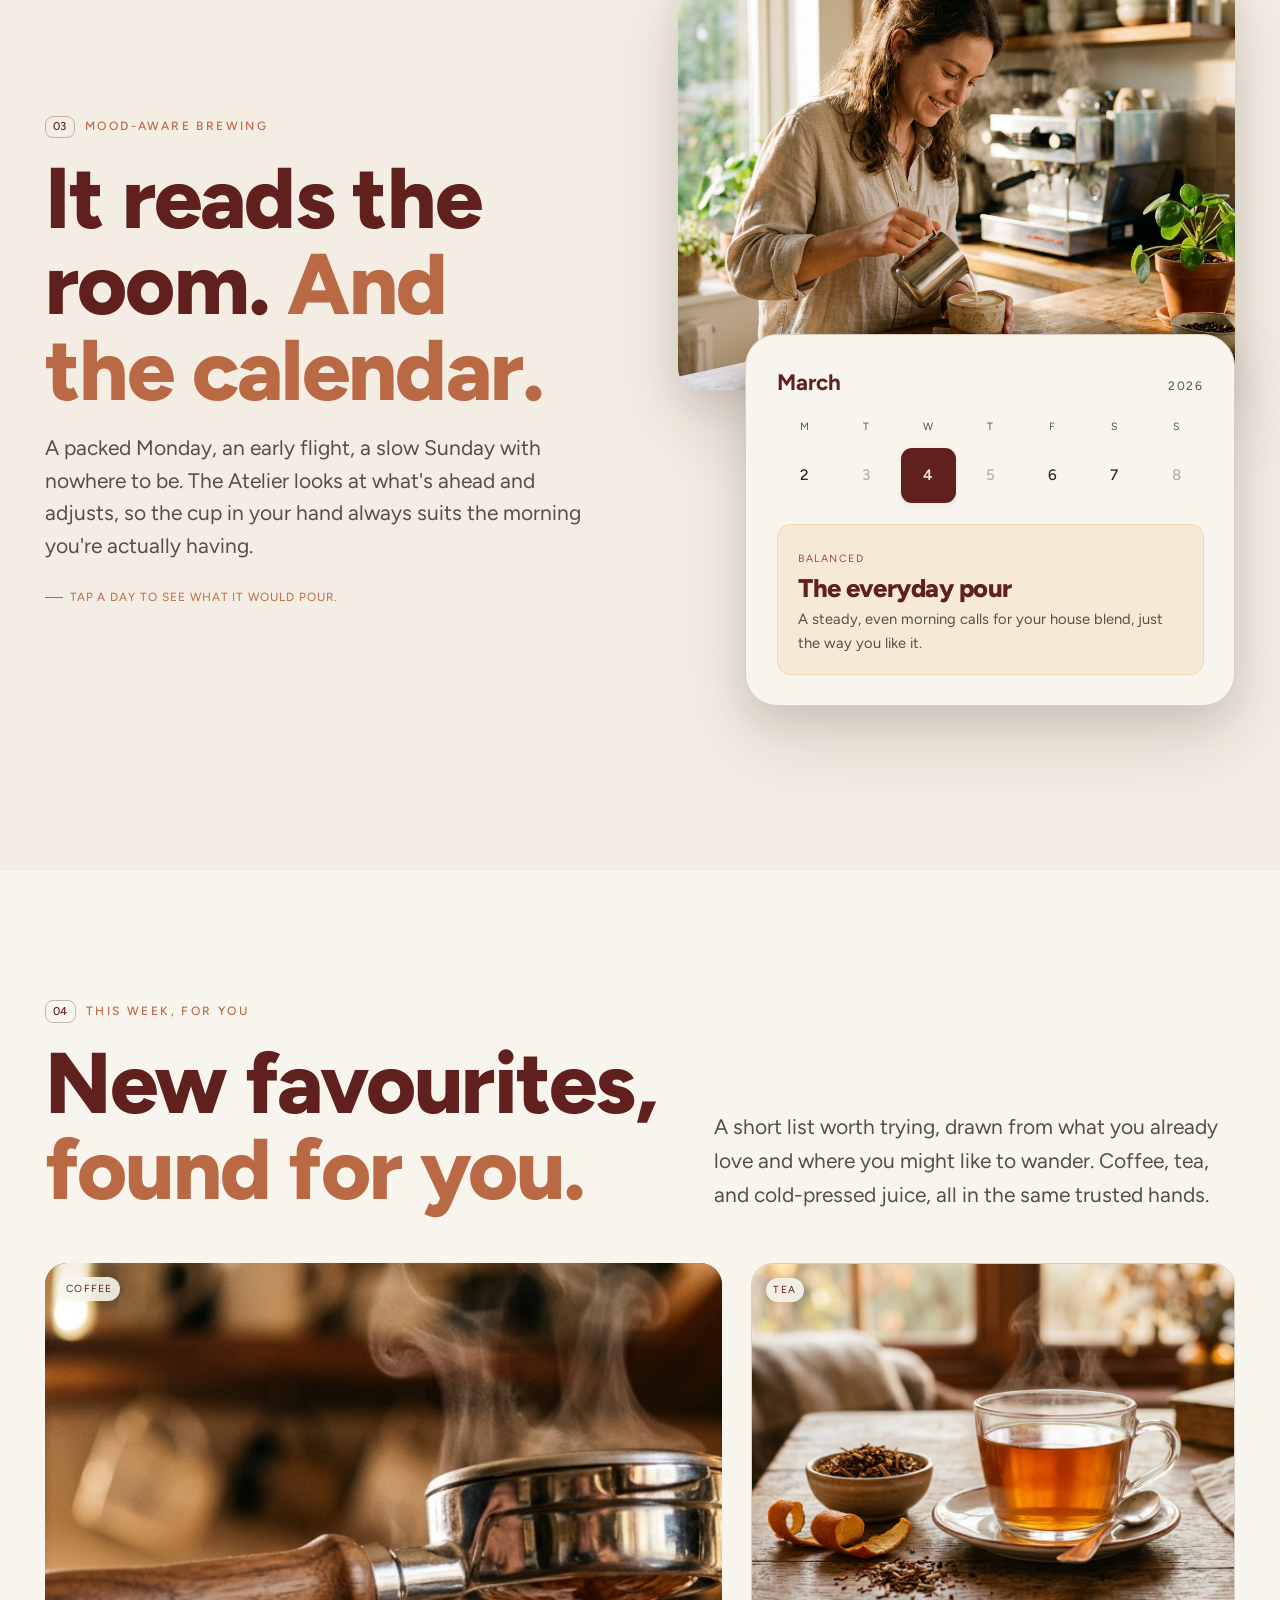
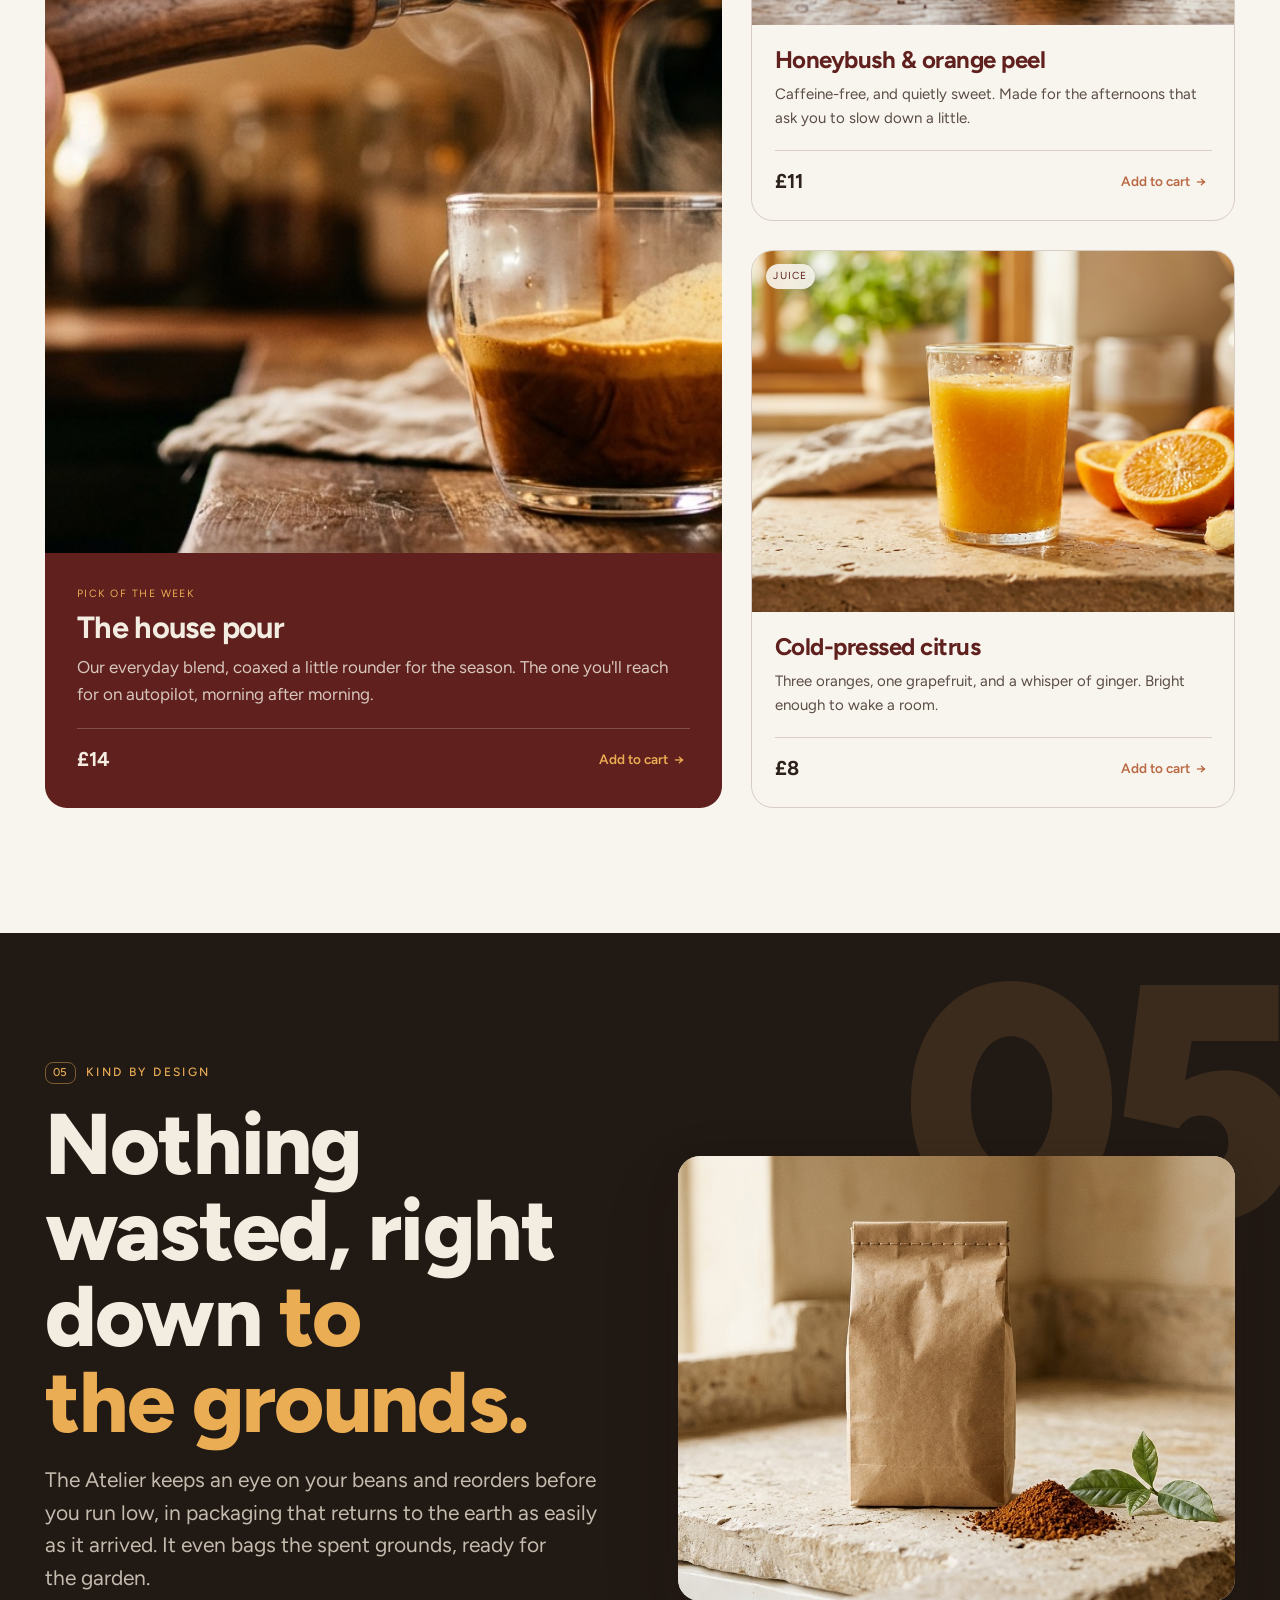
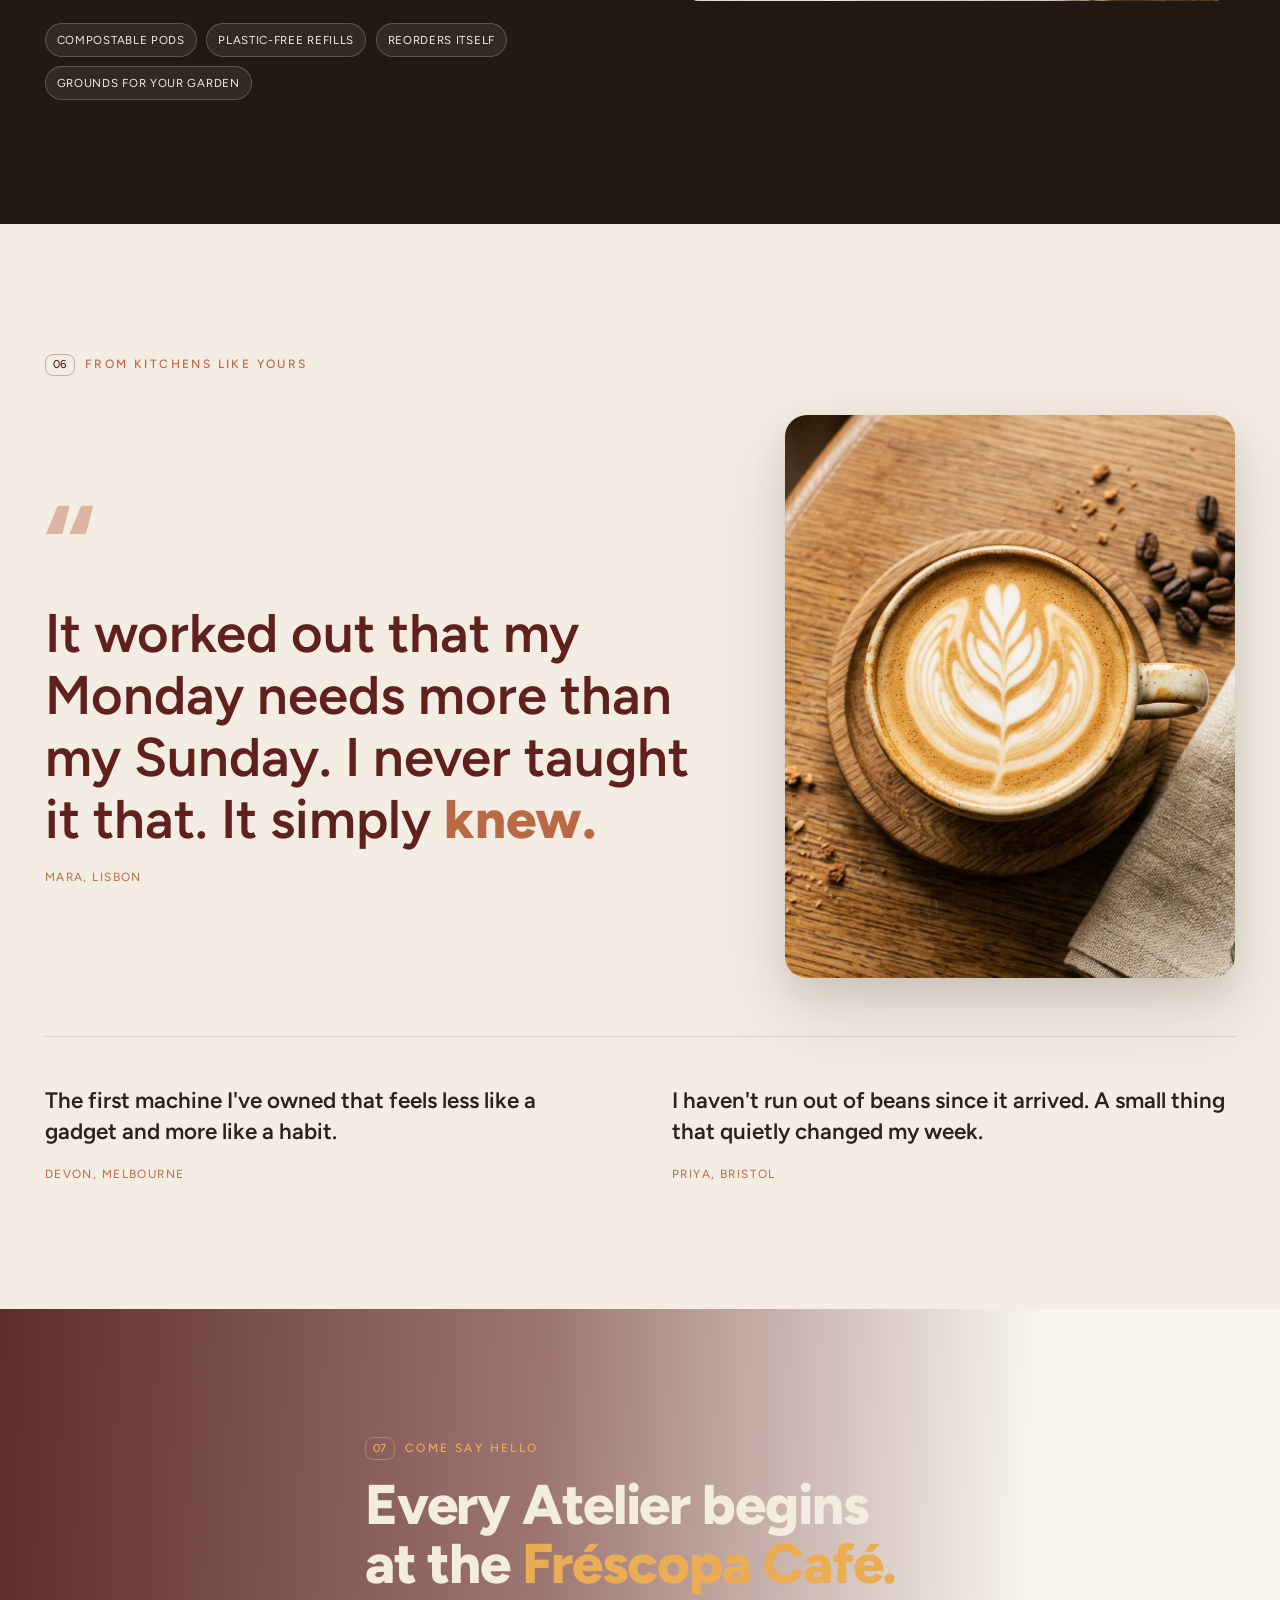
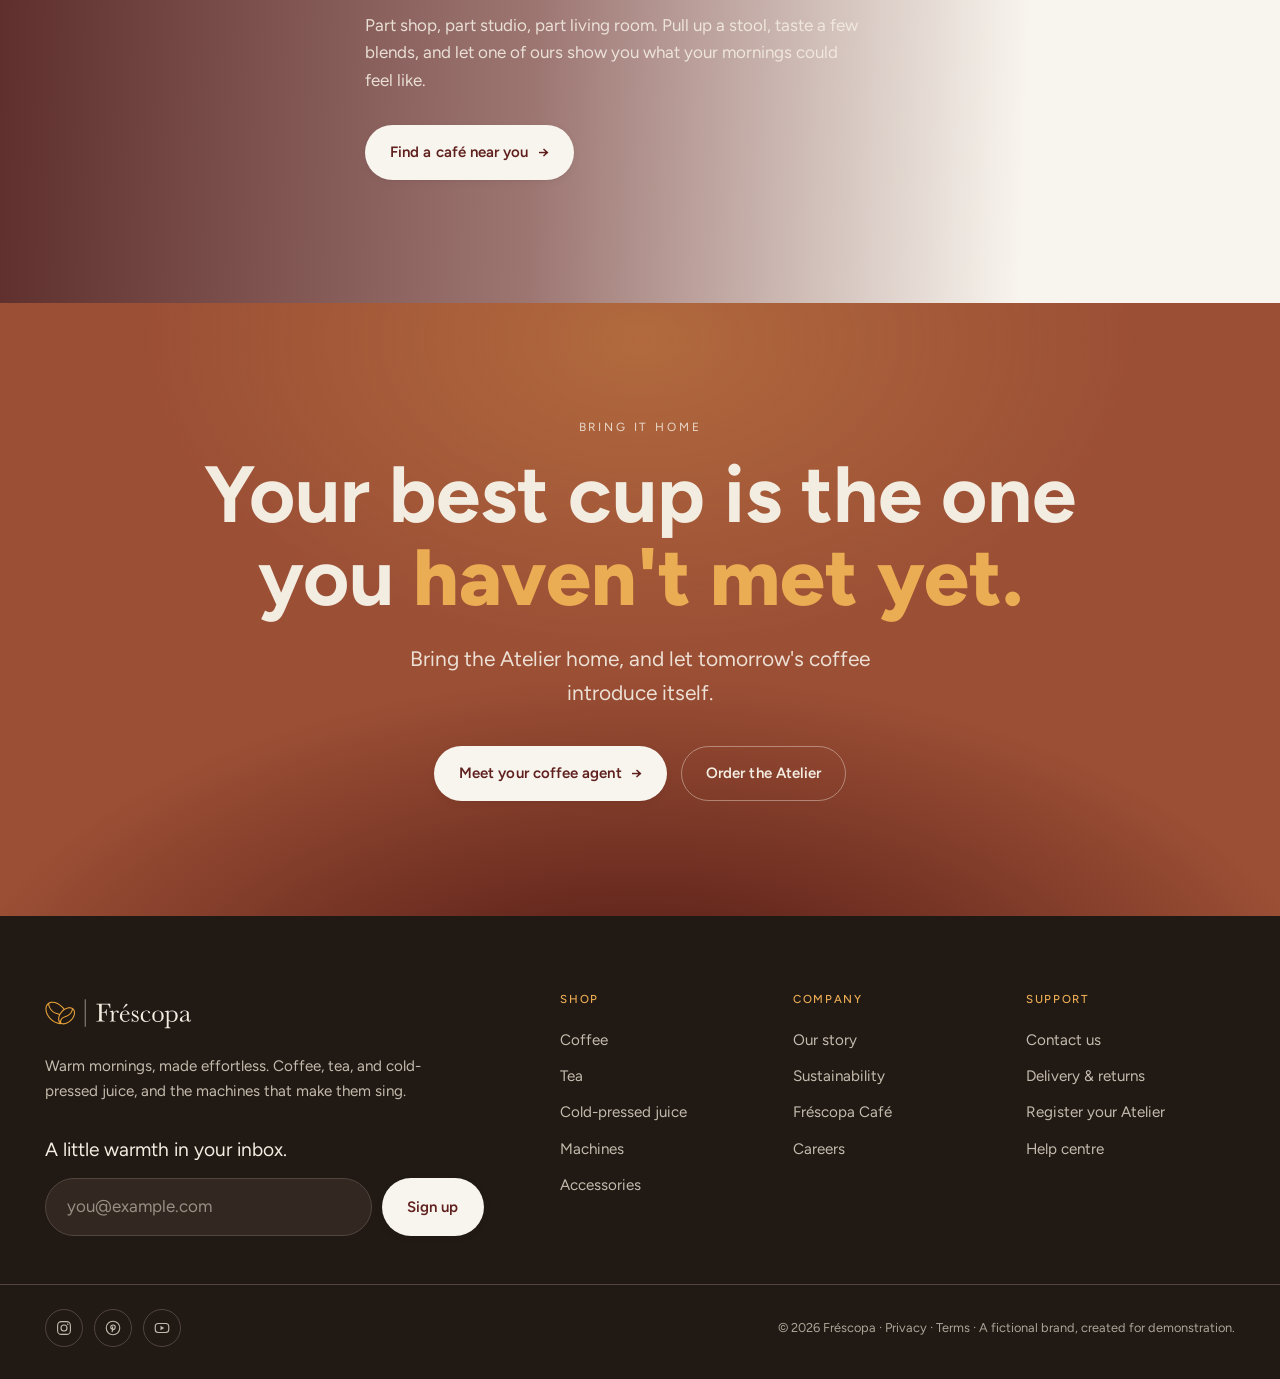
<file: frescopa-craft-current/index.html>
<!DOCTYPE html>
<html lang="en">
<head>
  <meta charset="UTF-8" />
  <meta name="viewport" content="width=device-width, initial-scale=1.0" />
  <title>Fréscopa Atelier — Every morning, perfected.</title>
  <meta name="description" content="The first Fréscopa coffee machine with a feel for your mornings. It learns your taste, matches your mood, and quietly takes care of the rest." />
  <link rel="icon" href="data:image/svg+xml,%3Csvg xmlns='http://www.w3.org/2000/svg' viewBox='0 0 32 32'%3E%3Crect width='32' height='32' rx='7' fill='%235b1c22'/%3E%3Cpath d='M11 9c4 0 8 3 8 8s-4 6-8 6' fill='none' stroke='%23eaa33a' stroke-width='3' stroke-linecap='round'/%3E%3C/svg%3E" />
  <link rel="preconnect" href="https://fonts.googleapis.com" />
  <link rel="preconnect" href="https://fonts.gstatic.com" crossorigin />
  <link href="https://fonts.googleapis.com/css2?family=Figtree:wght@400;500;600;700;800;900&display=swap" rel="stylesheet" />
  <link rel="stylesheet" href="./shared/tokens.css" />
  <link rel="stylesheet" href="./craft.css" />
  <script defer src="./shared/flavor-dna.js"></script>
  <script defer src="./shared/app.js"></script>
</head>
<body class="craft">
  <a class="skip-link" href="#main">Skip to content</a>

  <!-- ============ HEADER ============ -->
  <header class="header" data-header>
    <div class="container container--wide header__inner">
      <a class="header__brand" href="#top" aria-label="Fréscopa home">
        <img class="header__logo" src="./assets/frescopa-logo-light.svg" alt="Fréscopa" width="150" height="40" />
      </a>

      <nav class="nav" data-nav aria-label="Primary">
        <a href="#learn">Coffee</a>
        <a href="#mood">Machines</a>
        <a href="#feed">Accessories</a>
        <a href="#cafe">Discover</a>
      </nav>

      <div class="header__utils">
        <button class="iconbtn" aria-label="Search">
          <svg viewBox="0 0 24 24" width="20" height="20" fill="none" stroke="currentColor" stroke-width="1.6"><circle cx="11" cy="11" r="7"/><path d="m20 20-3.2-3.2" stroke-linecap="round"/></svg>
        </button>
        <button class="iconbtn" aria-label="Account">
          <svg viewBox="0 0 24 24" width="20" height="20" fill="none" stroke="currentColor" stroke-width="1.6"><circle cx="12" cy="8" r="4"/><path d="M5 20c0-3.6 3.1-6 7-6s7 2.4 7 6" stroke-linecap="round"/></svg>
        </button>
        <button class="iconbtn iconbtn--cart" aria-label="Cart, 0 items">
          <svg viewBox="0 0 24 24" width="20" height="20" fill="none" stroke="currentColor" stroke-width="1.6"><path d="M6 8h12l-1 11H7L6 8Z"/><path d="M9 8a3 3 0 0 1 6 0" stroke-linecap="round"/></svg>
        </button>
        <button class="nav-toggle" data-nav-toggle aria-label="Menu" aria-expanded="false" aria-controls="primary-nav">
          <span></span><span></span>
        </button>
      </div>
    </div>
  </header>

  <main id="main">

    <!-- ============ HERO — MAGAZINE COVER ============ -->
    <section class="hero" id="top">
      <div class="hero__media">
        <img src="./assets/images/hero-machine.jpg" alt="The Fréscopa Atelier on a sunlit counter, steam curling from a freshly pulled cup." width="1408" height="768" fetchpriority="high" data-parallax="16" />
      </div>
      <div class="hero__scrim" aria-hidden="true"></div>

      <div class="hero__inner">
        <div class="hero__mast">
          <span class="hero__mast-l">Fréscopa Atelier</span>
          <span class="hero__mast-r">No. 01</span>
        </div>

        <div class="hero__text">
          <p class="hero__index"><span class="hero__index-n">01</span> Ritual meets intelligence</p>
          <h1 class="hero__title">
            <span class="hero__title-1">Every</span>
            <span class="hero__title-2">morning,</span>
            <em class="hero__title-3">perfected.</em>
          </h1>
          <p class="hero__lead">The first Fréscopa machine with a feel for your mornings. It learns what you love, softens or sharpens to match your mood, and quietly takes care of the rest. Barista craft, kept warm by a little intelligence.</p>
          <div class="hero__actions">
            <a class="btn btn--terracotta" href="#learn">Meet your coffee agent <span class="arrow" aria-hidden="true">→</span></a>
            <a class="btn btn--ghost btn--on-dark" href="#feed">Explore taste profiles</a>
          </div>
        </div>

        <div class="hero__foot">
          <ul class="hero__coverlines">
            <li>Flavour DNA</li>
            <li>Mood-aware brewing</li>
            <li>Kind by design</li>
          </ul>
          <a class="hero__scroll" href="#intro" aria-label="Scroll to explore">
            <span>Scroll</span>
            <svg viewBox="0 0 24 24" width="16" height="16" fill="none" stroke="currentColor" stroke-width="1.6"><path d="M12 5v14M6 13l6 6 6-6" stroke-linecap="round" stroke-linejoin="round"/></svg>
          </a>
        </div>
      </div>
    </section>

    <!-- ============ 01 · POSITIONING ============ -->
    <section class="intro" id="intro">
      <div class="container container--wide intro__grid">
        <div class="intro__media reveal">
          <figure class="frame frame--tall frame--hover-video" data-hover-video>
            <img src="./assets/images/dial-detail.jpg" alt="A close look at the Atelier's warm brass dial, softened by daily use." width="1408" height="768" loading="lazy" />
            <video src="./assets/video/dialcloseup.mp4" muted loop playsinline preload="auto" aria-hidden="true"></video>
          </figure>
          <span class="frame__tag">Made to be touched</span>
        </div>

        <div class="intro__copy">
          <p class="kicker reveal"><span class="kicker__n">01</span> Ritual, meet intelligence</p>
          <h2 class="intro__statement reveal" style="--reveal-delay:.06s">Barista craft, <em>with a mind<br />of its own.</em></h2>
          <p class="intro__body reveal" style="--reveal-delay:.12s">For a hundred mornings, the Atelier watches how you like your cup, then makes it that way without being asked. No apps to fuss over, no settings to memorise. Just coffee that feels like it knows you, because, cup by cup, it has come to.</p>
          <a class="link reveal" href="#learn" style="--reveal-delay:.18s">See how it learns <span class="arrow" aria-hidden="true">→</span></a>
        </div>
      </div>
    </section>

    <!-- ============ 02 · FLAVOUR DNA (signature, drenched charcoal) ============ -->
    <section class="learn" id="learn">
      <span class="bignum" aria-hidden="true">02</span>
      <div class="container container--wide">
        <header class="learn__head reveal">
          <p class="kicker kicker--dark"><span class="kicker__n">02</span> How it learns you</p>
          <h2 class="learn__title">Your taste, drawn one cup <em>at a time.</em></h2>
          <p class="lede lede--dark">Every cup teaches the Atelier a little more: how strong, how sweet, how you like your mornings to feel. We call the picture it builds your flavour DNA. Watch it shift as the day, and your mood, changes.</p>
        </header>

        <div class="dna reveal" data-flavor-dna data-default="weekday" data-autocycle style="--reveal-delay:.08s">
          <div class="dna__stage">
            <svg data-dna-svg></svg>
          </div>
          <div class="dna__side">
            <div class="dna__readout">
              <h4 data-flavor-title>The weekday cup</h4>
              <p data-flavor-note></p>
            </div>
            <div class="dna__controls" role="group" aria-label="Choose a taste profile">
              <button data-profile="weekday" class="dna__btn">Weekday</button>
              <button data-profile="sunday" class="dna__btn">Slow Sunday</button>
              <button data-profile="evening" class="dna__btn">After dinner</button>
            </div>
            <ul class="learn__points">
              <li>
                <span class="learn__pt-label">Remembered</span>
                <span class="learn__pt-text">It keeps what you love, and quietly lets go of what you don't.</span>
              </li>
              <li>
                <span class="learn__pt-label">Adaptive</span>
                <span class="learn__pt-text">Bolder before a long day, gentler when there is time to linger.</span>
              </li>
              <li>
                <span class="learn__pt-label">Yours everywhere</span>
                <span class="learn__pt-text">Your profile travels with you, so any Atelier pours it just right.</span>
              </li>
            </ul>
          </div>
        </div>
      </div>
    </section>

    <!-- ============ 03 · MOOD-AWARE BREWING ============ -->
    <section class="mood" id="mood">
      <div class="container container--wide mood__grid">
        <div class="mood__copy reveal">
          <p class="kicker"><span class="kicker__n">03</span> Mood-aware brewing</p>
          <h2 class="mood__title">It reads the room. <em>And the calendar.</em></h2>
          <p class="lede">A packed Monday, an early flight, a slow Sunday with nowhere to be. The Atelier looks at what's ahead and adjusts, so the cup in your hand always suits the morning you're actually having.</p>
          <p class="mood__hint">Tap a day to see what it would pour.</p>
        </div>

        <div class="mood__panel-wrap reveal" style="--reveal-delay:.1s">
          <figure class="frame mood__figure">
            <img src="./assets/images/ritual-lifestyle.jpg" alt="A slow morning at the kitchen table, two hands wrapped around a warm cup." width="1408" height="768" loading="lazy" />
          </figure>

          <div class="cal-card" data-calendar data-autocycle>
            <div class="cal">
              <div class="cal__head">
                <span class="cal__month">March</span>
                <span class="cal__year">2026</span>
              </div>
              <div class="cal__grid" role="group" aria-label="Days of the week">
                <span class="cal__dow">M</span><span class="cal__dow">T</span><span class="cal__dow">W</span>
                <span class="cal__dow">T</span><span class="cal__dow">F</span><span class="cal__dow">S</span><span class="cal__dow">S</span>
                <button class="cal__day" data-day data-brew-tag="Bolder" data-brew-title="Extra shot, no fuss" data-brew-note="A full day ahead, so a bolder, quicker cup to meet it.">2</button>
                <span class="cal__day cal__day--muted">3</span>
                <button class="cal__day is-active" data-day data-brew-tag="Balanced" data-brew-title="The everyday pour" data-brew-note="A steady, even morning calls for your house blend, just the way you like it.">4</button>
                <span class="cal__day cal__day--muted">5</span>
                <button class="cal__day" data-day data-brew-tag="Bright" data-brew-title="A lighter start" data-brew-note="Something brighter and softer to ease into a shorter week.">6</button>
                <button class="cal__day" data-day data-brew-tag="Gentle" data-brew-title="The lingering cup" data-brew-note="Nowhere to be. Rounder, sweeter, made to be sipped slowly.">7</button>
                <span class="cal__day cal__day--muted">8</span>
              </div>
            </div>
            <div class="brew" data-brew>
              <span class="brew__tag" data-brew-tag>Balanced</span>
              <h4 class="brew__title" data-brew-title>The everyday pour</h4>
              <p class="brew__note" data-brew-note>A steady, even morning calls for your house blend, just the way you like it.</p>
            </div>
          </div>
        </div>
      </div>
    </section>

    <!-- ============ 04 · WEEKLY SUGGESTIONS (editorial arrangement) ============ -->
    <section class="feed" id="feed">
      <div class="container container--wide">
        <div class="feed__head reveal">
          <div class="feed__head-l">
            <p class="kicker"><span class="kicker__n">04</span> This week, for you</p>
            <h2 class="feed__title">New favourites, <em>found for you.</em></h2>
          </div>
          <p class="feed__intro">A short list worth trying, drawn from what you already love and where you might like to wander. Coffee, tea, and cold-pressed juice, all in the same trusted hands.</p>
        </div>

        <div class="feed__grid">
          <article class="card card--feature reveal">
            <div class="card__media">
              <img src="./assets/images/espresso-pour.jpg" alt="A double shot of espresso pouring into a warm glass." width="1408" height="768" loading="lazy" />
              <span class="card__cat">Coffee</span>
            </div>
            <div class="card__body">
              <p class="card__kicker">Pick of the week</p>
              <h3 class="card__title">The house pour</h3>
              <p class="card__note">Our everyday blend, coaxed a little rounder for the season. The one you'll reach for on autopilot, morning after morning.</p>
              <div class="card__foot">
                <span class="card__price">£14</span>
                <button class="link link--sm link--on-dark">Add to cart <span class="arrow" aria-hidden="true">→</span></button>
              </div>
            </div>
          </article>

          <article class="card reveal" style="--reveal-delay:.1s">
            <div class="card__media">
              <img src="./assets/images/tea-moment.jpg" alt="A glass of amber tea beside loose leaves in soft afternoon light." width="1408" height="768" loading="lazy" />
              <span class="card__cat">Tea</span>
            </div>
            <div class="card__body">
              <h3 class="card__title">Honeybush &amp; orange peel</h3>
              <p class="card__note">Caffeine-free, and quietly sweet. Made for the afternoons that ask you to slow down a little.</p>
              <div class="card__foot">
                <span class="card__price">£11</span>
                <button class="link link--sm">Add to cart <span class="arrow" aria-hidden="true">→</span></button>
              </div>
            </div>
          </article>

          <article class="card reveal" style="--reveal-delay:.2s">
            <div class="card__media">
              <img src="./assets/images/citrus-juice.jpg" alt="A glass of cold-pressed citrus, bright with orange and grapefruit." width="1408" height="768" loading="lazy" />
              <span class="card__cat">Juice</span>
            </div>
            <div class="card__body">
              <h3 class="card__title">Cold-pressed citrus</h3>
              <p class="card__note">Three oranges, one grapefruit, and a whisper of ginger. Bright enough to wake a room.</p>
              <div class="card__foot">
                <span class="card__price">£8</span>
                <button class="link link--sm">Add to cart <span class="arrow" aria-hidden="true">→</span></button>
              </div>
            </div>
          </article>
        </div>
      </div>
    </section>

    <!-- ============ 05 · SUSTAINABILITY (drenched charcoal) ============ -->
    <section class="sustain">
      <span class="bignum bignum--right" aria-hidden="true">05</span>
      <div class="container container--wide sustain__grid">
        <div class="sustain__copy reveal">
          <p class="kicker kicker--dark"><span class="kicker__n">05</span> Kind by design</p>
          <h2 class="sustain__title">Nothing wasted, right down <em>to the grounds.</em></h2>
          <p class="lede lede--dark">The Atelier keeps an eye on your beans and reorders before you run low, in packaging that returns to the earth as easily as it arrived. It even bags the spent grounds, ready for the garden.</p>
          <ul class="chips">
            <li>Compostable pods</li>
            <li>Plastic-free refills</li>
            <li>Reorders itself</li>
            <li>Grounds for your garden</li>
          </ul>
        </div>
        <div class="sustain__media reveal" style="--reveal-delay:.1s">
          <figure class="frame">
            <img src="./assets/images/sustainability.jpg" alt="A compostable kraft coffee bag beside fresh grounds and a sprig of green on pale stone." width="1408" height="768" loading="lazy" />
          </figure>
        </div>
      </div>
    </section>

    <!-- ============ 06 · TESTIMONIALS ============ -->
    <section class="voices">
      <div class="container container--wide">
        <p class="kicker reveal"><span class="kicker__n">06</span> From kitchens like yours</p>
        <div class="voices__grid">
          <blockquote class="voices__lead reveal" style="--reveal-delay:.06s">
            <p>It worked out that my Monday needs more than my Sunday. I never taught it that. It simply <em>knew.</em></p>
            <cite>Mara, Lisbon</cite>
          </blockquote>
          <figure class="frame voices__figure reveal" style="--reveal-delay:.12s">
            <img src="./assets/images/latte-art.jpg" alt="A flat white with a leaf traced in the foam, resting on a wooden table." width="1408" height="768" loading="lazy" />
          </figure>
        </div>

        <div class="voices__more">
          <blockquote class="voices__item reveal">
            <p>The first machine I've owned that feels less like a gadget and more like a habit.</p>
            <cite>Devon, Melbourne</cite>
          </blockquote>
          <blockquote class="voices__item reveal" style="--reveal-delay:.1s">
            <p>I haven't run out of beans since it arrived. A small thing that quietly changed my week.</p>
            <cite>Priya, Bristol</cite>
          </blockquote>
        </div>
      </div>
    </section>

    <!-- ============ 07 · CAFÉ BAND ============ -->
    <section class="cafe" id="cafe">
      <div class="cafe__media">
        <img src="./assets/images/cafe-interior.jpg" alt="The warm interior of a Fréscopa Café at golden hour, full of plants and wooden tables." width="1408" height="768" loading="lazy" data-parallax="14" />
        <div class="cafe__scrim" aria-hidden="true"></div>
      </div>
      <div class="container container--wide cafe__inner reveal">
        <p class="kicker kicker--dark"><span class="kicker__n">07</span> Come say hello</p>
        <h2 class="cafe__title">Every Atelier begins at the <em>Fréscopa Café.</em></h2>
        <p class="cafe__body">Part shop, part studio, part living room. Pull up a stool, taste a few blends, and let one of ours show you what your mornings could feel like.</p>
        <a class="btn btn--cream" href="#">Find a café near you <span class="arrow" aria-hidden="true">→</span></a>
      </div>
    </section>

    <!-- ============ CLOSING CTA (drenched terracotta) ============ -->
    <section class="cta">
      <div class="container cta__inner">
        <p class="cta__eyebrow reveal">Bring it home</p>
        <p class="cta__promise reveal" style="--reveal-delay:.06s">Your best cup is the one you <em>haven't met yet.</em></p>
        <p class="cta__sub reveal" style="--reveal-delay:.12s">Bring the Atelier home, and let tomorrow's coffee introduce itself.</p>
        <div class="cta__actions reveal" style="--reveal-delay:.18s">
          <a class="btn btn--cream" href="#">Meet your coffee agent <span class="arrow" aria-hidden="true">→</span></a>
          <a class="btn btn--ghost btn--on-dark" href="#">Order the Atelier</a>
        </div>
      </div>
    </section>
  </main>

  <!-- ============ FOOTER ============ -->
  <footer class="footer">
    <div class="container container--wide footer__inner">
      <div class="footer__brand">
        <img class="footer__logo" src="./assets/frescopa-logo-light.svg" alt="Fréscopa" width="168" height="45" />
        <p class="footer__tag">Warm mornings, made effortless. Coffee, tea, and cold-pressed juice, and the machines that make them sing.</p>
        <form class="signup" action="#" onsubmit="return false">
          <label class="signup__label" for="email">A little warmth in your inbox.</label>
          <div class="signup__row">
            <input id="email" class="signup__input" type="email" placeholder="you@example.com" autocomplete="email" />
            <button class="btn btn--cream" type="submit">Sign up</button>
          </div>
        </form>
      </div>

      <nav class="footer__cols" aria-label="Footer">
        <div class="footer__col">
          <h3>Shop</h3>
          <a href="#">Coffee</a>
          <a href="#">Tea</a>
          <a href="#">Cold-pressed juice</a>
          <a href="#">Machines</a>
          <a href="#">Accessories</a>
        </div>
        <div class="footer__col">
          <h3>Company</h3>
          <a href="#">Our story</a>
          <a href="#">Sustainability</a>
          <a href="#">Fréscopa Café</a>
          <a href="#">Careers</a>
        </div>
        <div class="footer__col">
          <h3>Support</h3>
          <a href="#">Contact us</a>
          <a href="#">Delivery &amp; returns</a>
          <a href="#">Register your Atelier</a>
          <a href="#">Help centre</a>
        </div>
      </nav>
    </div>

    <div class="container container--wide footer__legal">
      <div class="footer__social">
        <a href="#" aria-label="Instagram"><svg viewBox="0 0 24 24" width="18" height="18" fill="none" stroke="currentColor" stroke-width="1.5"><rect x="3.5" y="3.5" width="17" height="17" rx="5"/><circle cx="12" cy="12" r="4"/><circle cx="17" cy="7" r="1" fill="currentColor" stroke="none"/></svg></a>
        <a href="#" aria-label="Pinterest"><svg viewBox="0 0 24 24" width="18" height="18" fill="none" stroke="currentColor" stroke-width="1.5"><circle cx="12" cy="12" r="9"/><path d="M12 8c-2 0-3 1.4-3 3 0 1 .5 2 1.3 2.4M12 8c1.8 0 3 1.1 3 2.8 0 2-1.2 3.4-2.8 3.4-.8 0-1.4-.5-1.2-1.3l.6-2.4M10.8 17l1-4" stroke-linecap="round"/></svg></a>
        <a href="#" aria-label="YouTube"><svg viewBox="0 0 24 24" width="18" height="18" fill="none" stroke="currentColor" stroke-width="1.5"><rect x="3" y="6" width="18" height="12" rx="4"/><path d="m10 9 5 3-5 3V9Z" fill="currentColor" stroke="none"/></svg></a>
      </div>
      <p class="footer__meta">© <span data-year>2026</span> Fréscopa · Privacy · Terms · A fictional brand, created for demonstration.</p>
    </div>
  </footer>
</body>
</html>
</file>
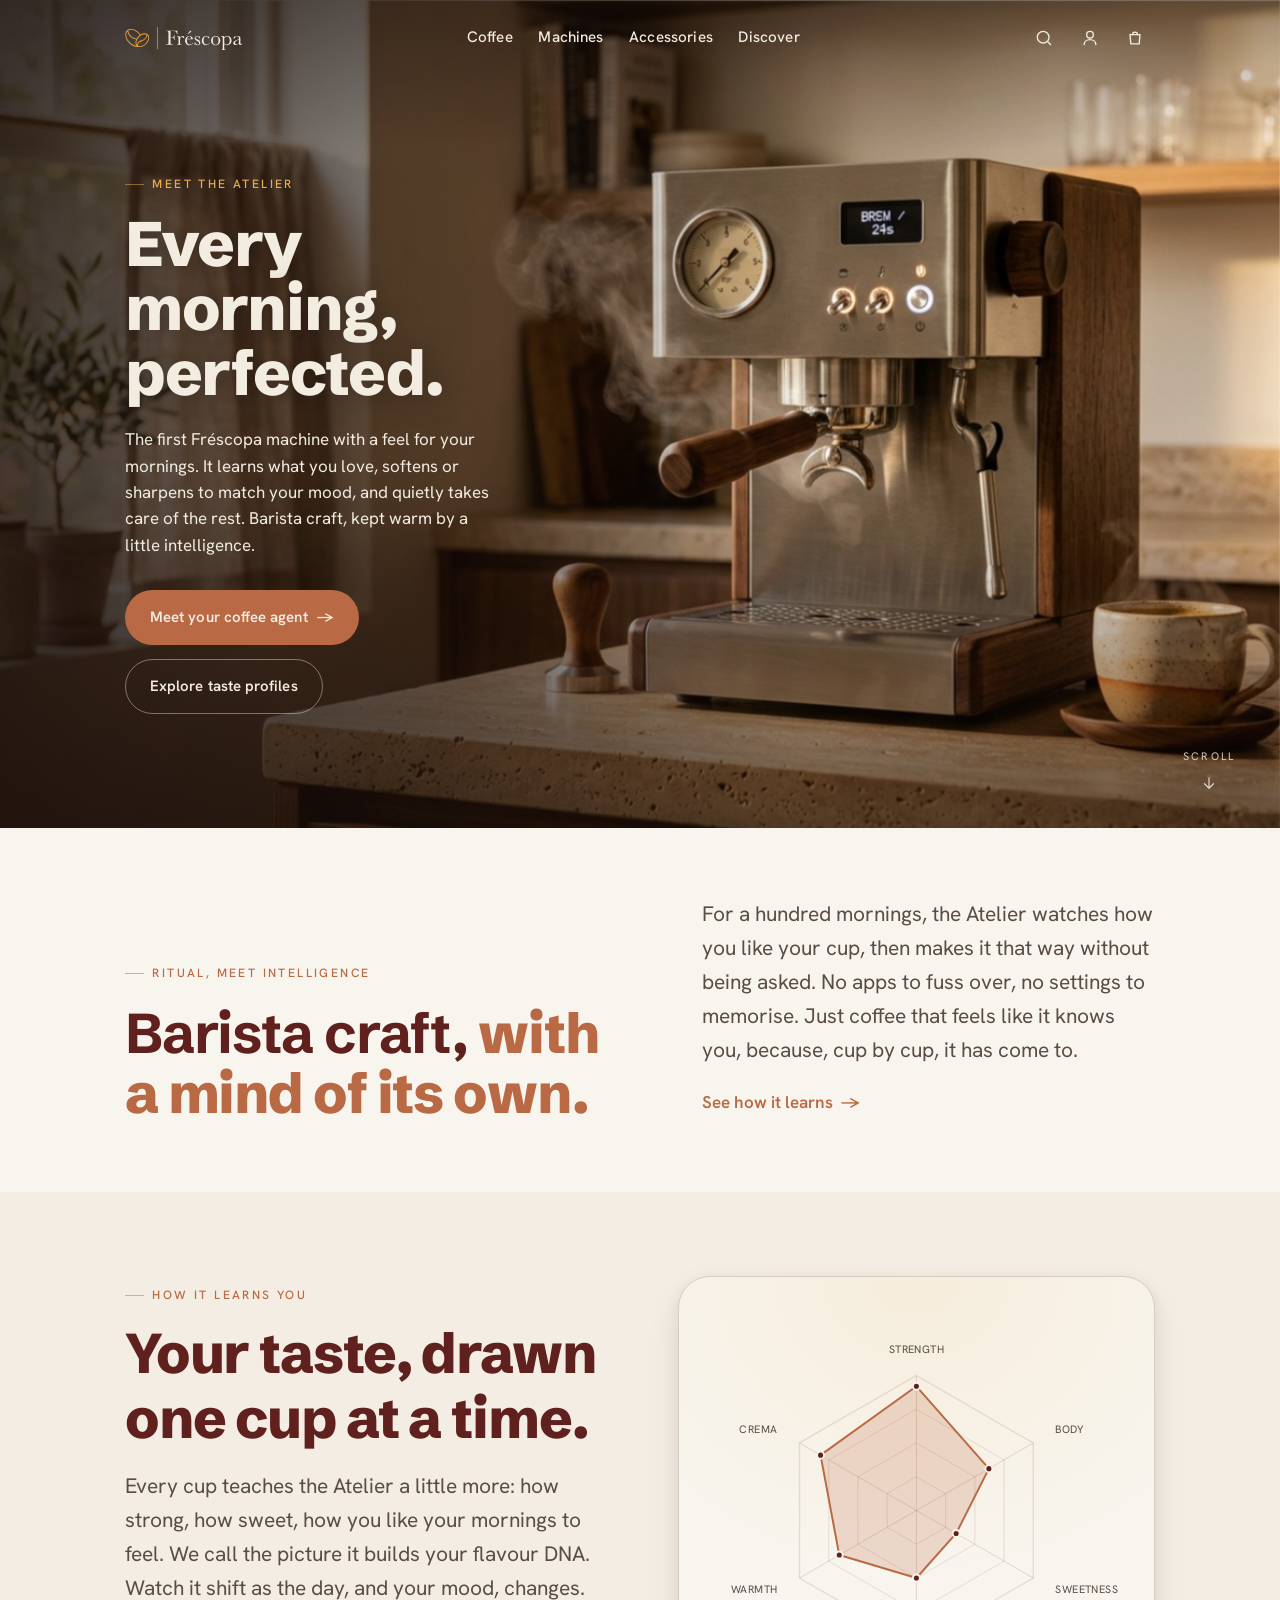
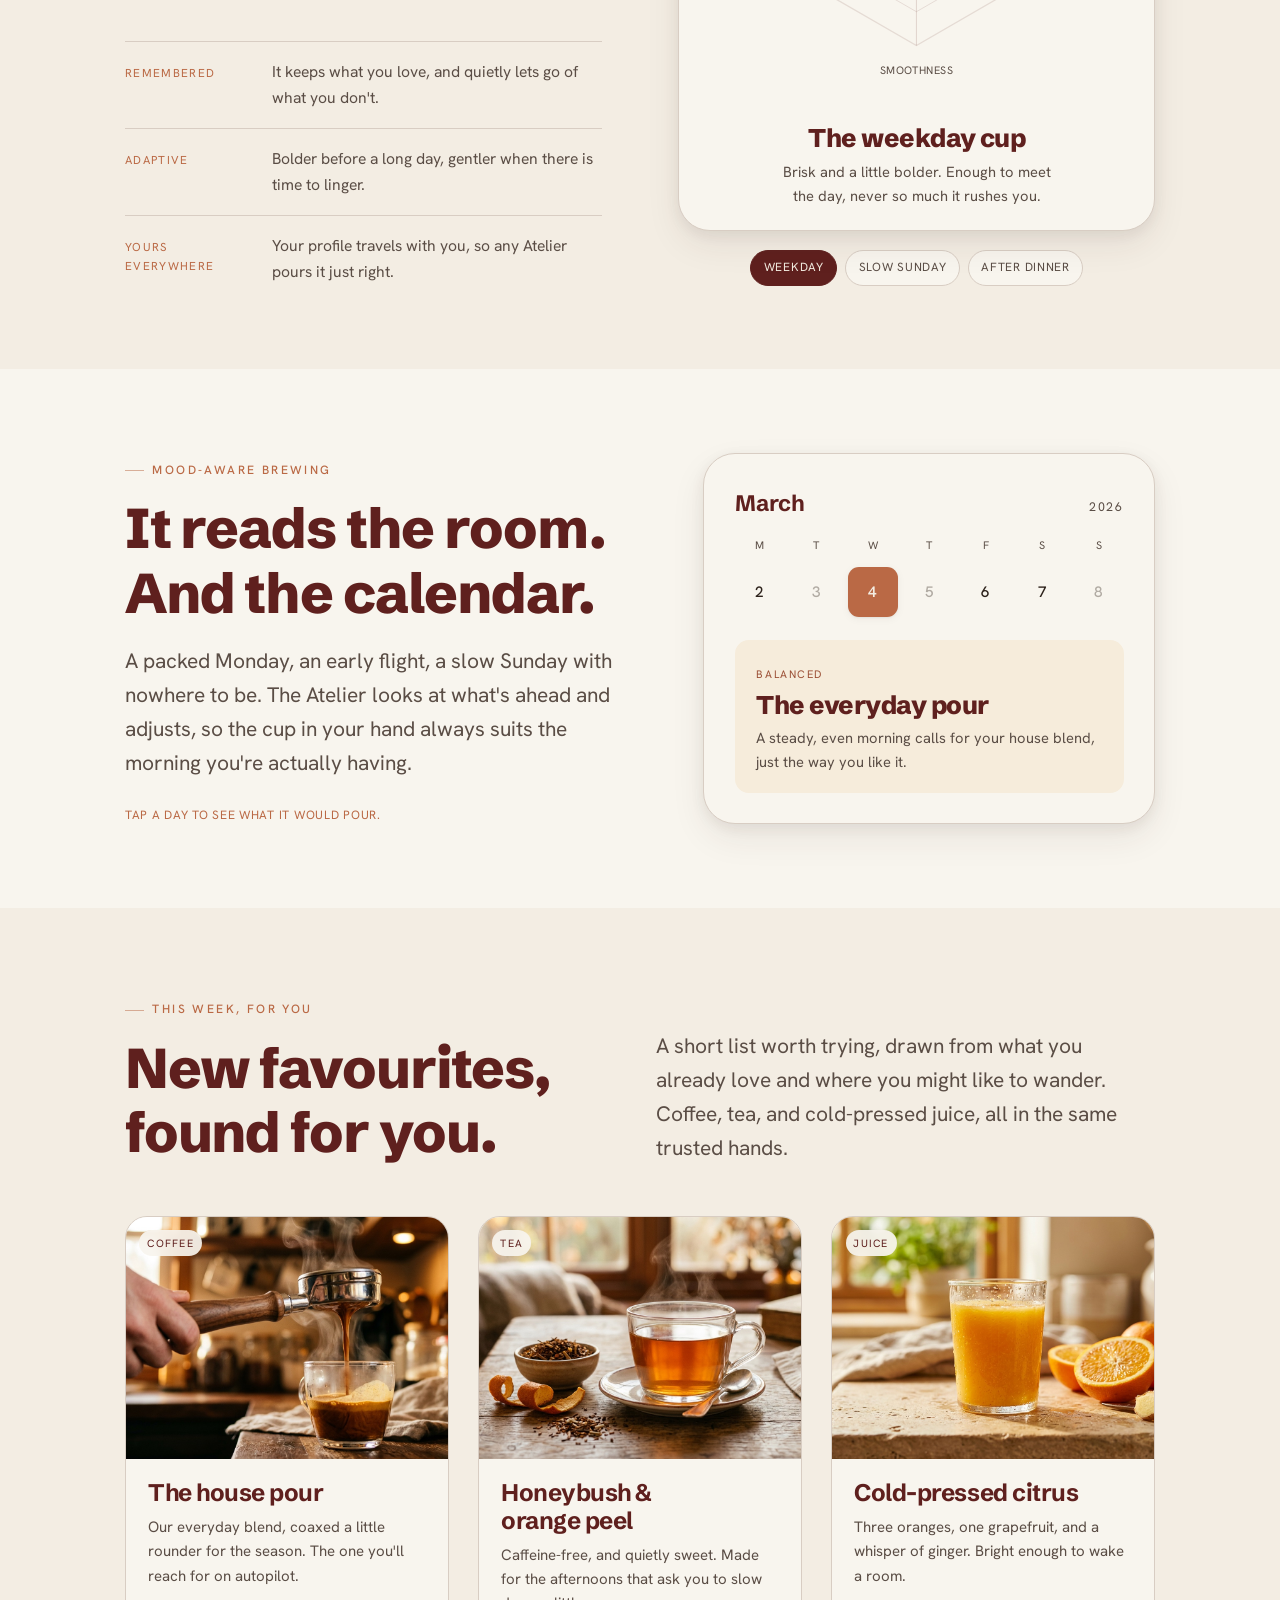
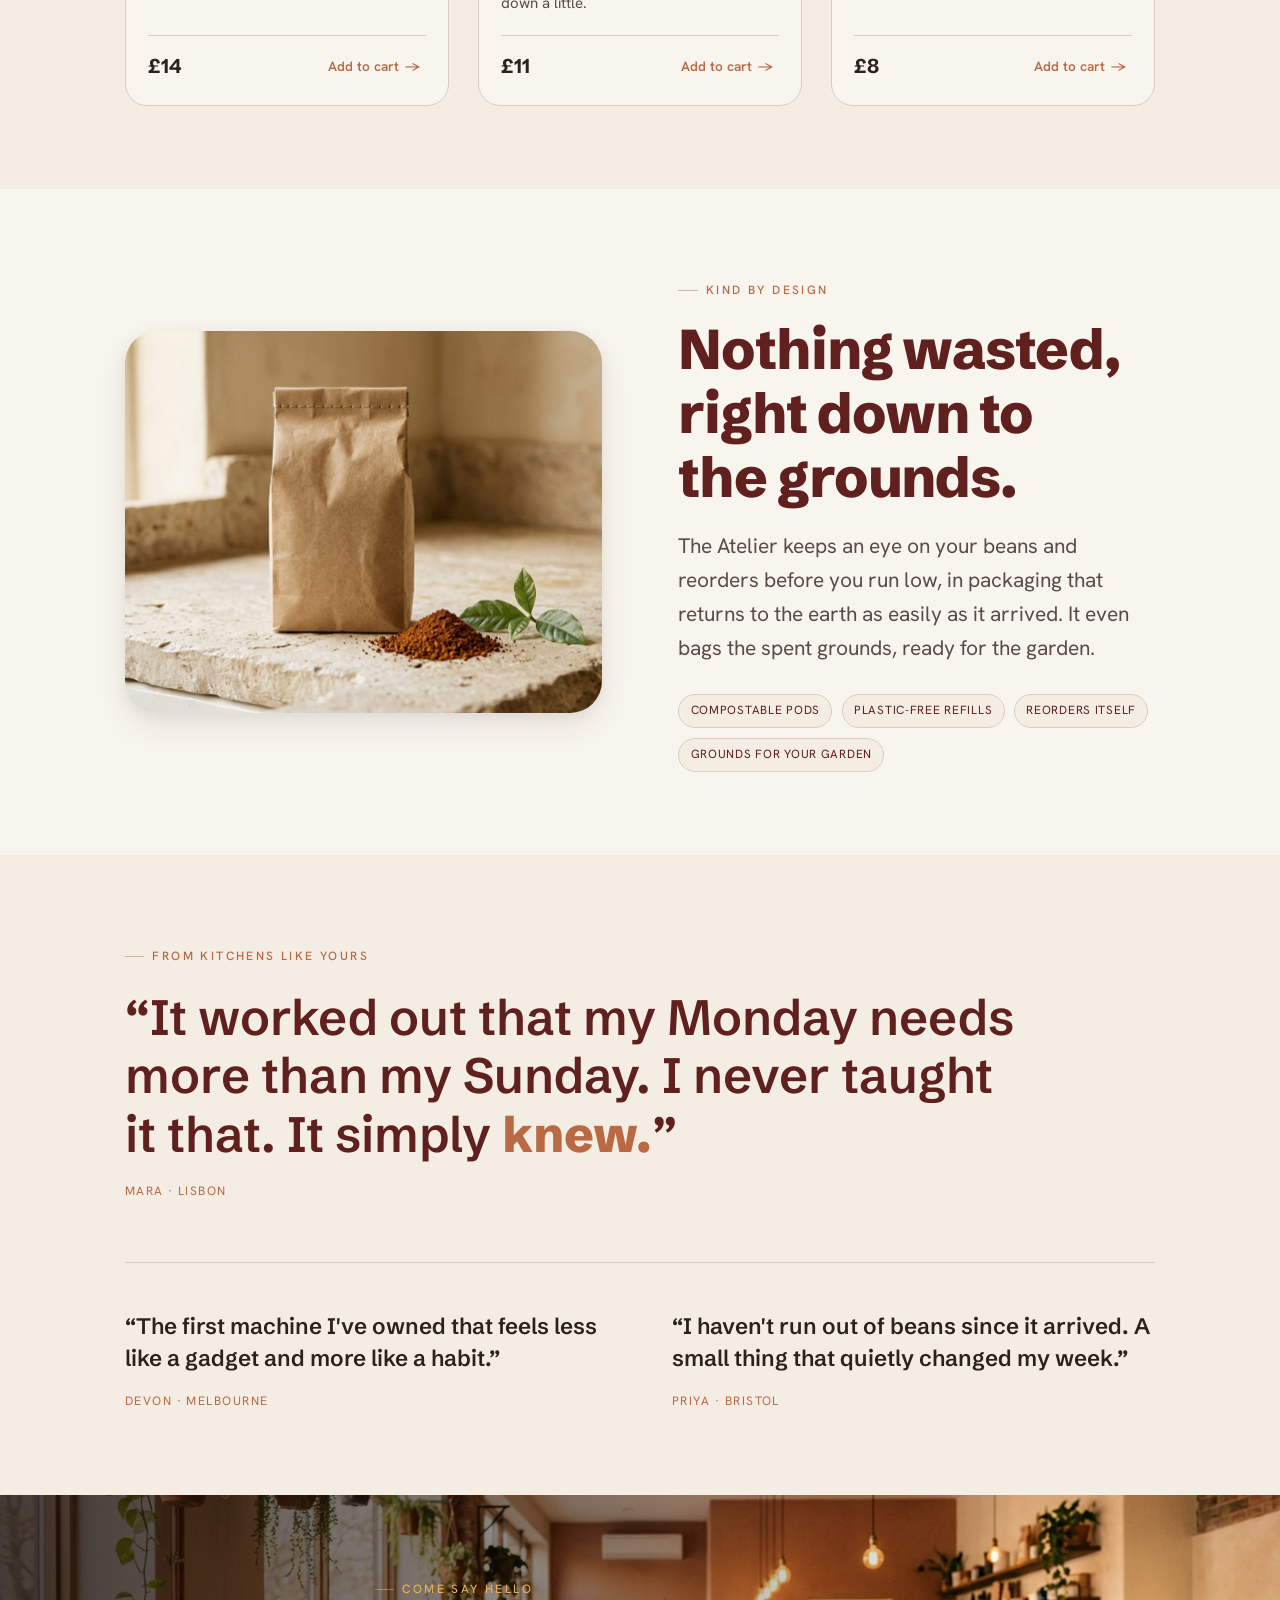
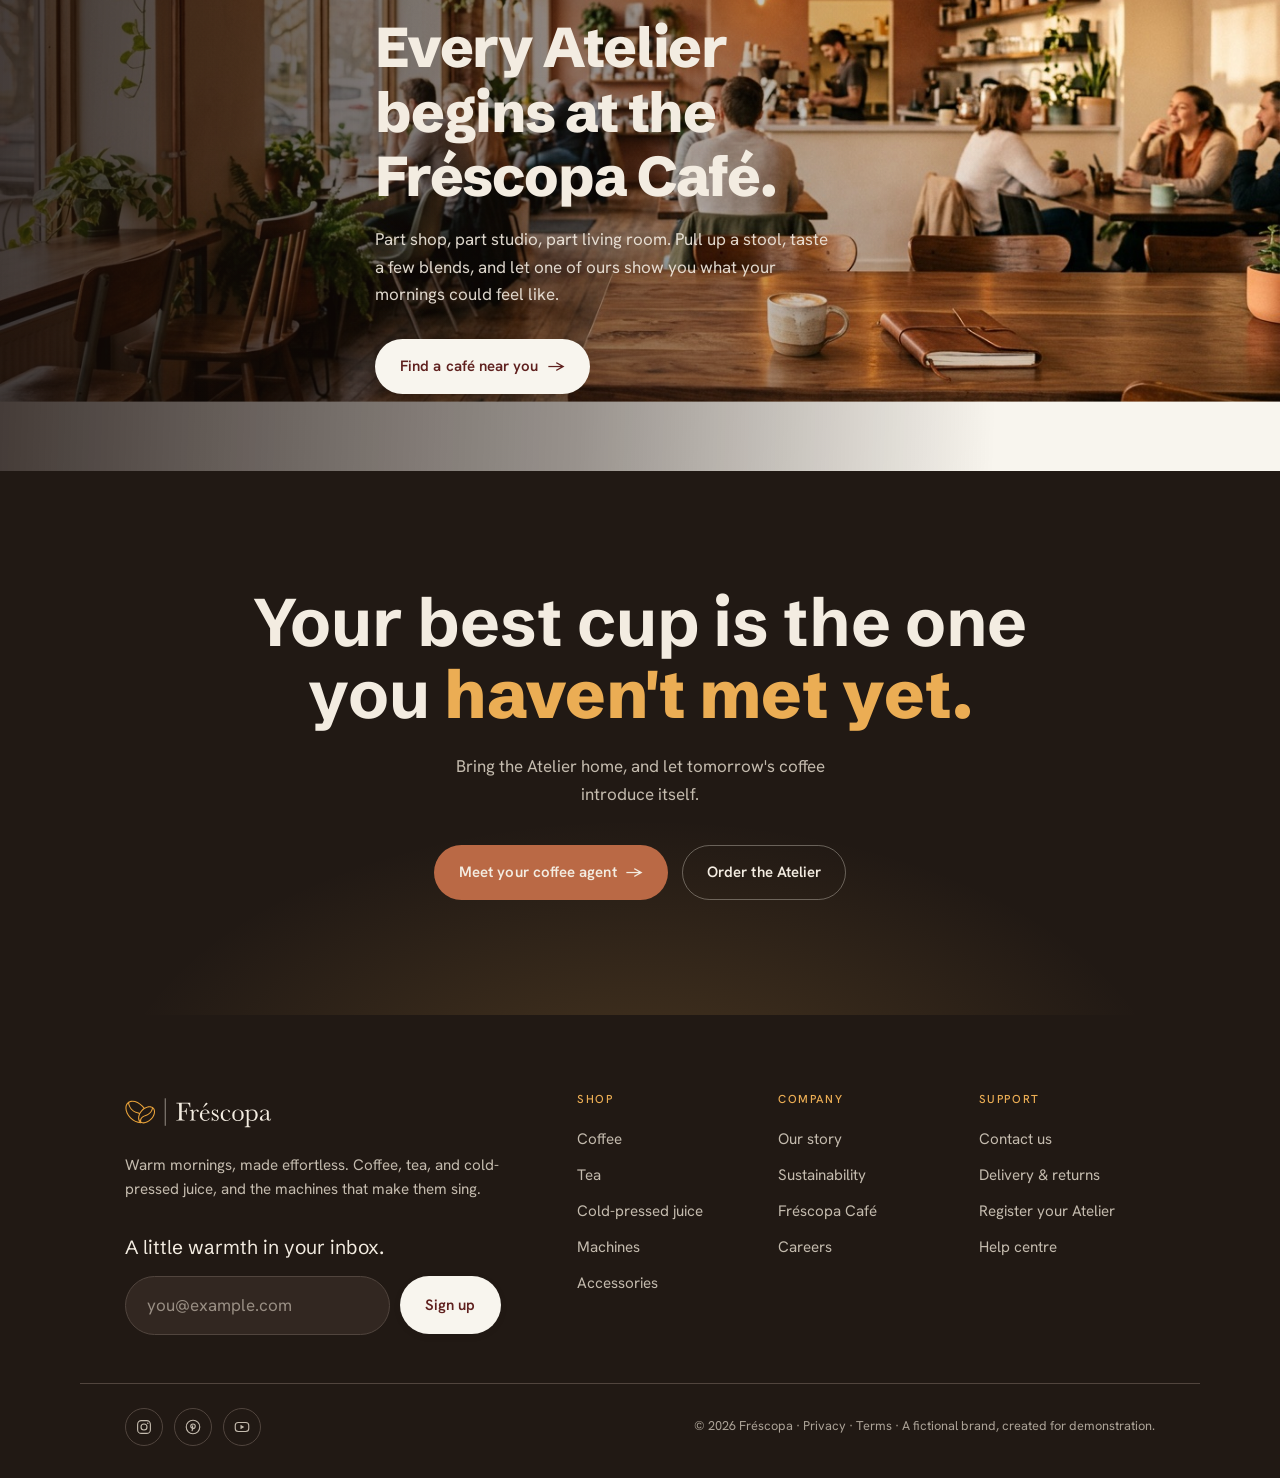
<file: directions/01-atelier/index.html>
<!DOCTYPE html>
<html lang="en">
<head>
  <meta charset="UTF-8" />
  <meta name="viewport" content="width=device-width, initial-scale=1.0" />
  <title>Fréscopa Atelier — Every morning, perfected.</title>
  <meta name="description" content="The first Fréscopa coffee machine with a feel for your mornings. It learns your taste, matches your mood, and takes care of the rest." />
  <link rel="icon" href="data:image/svg+xml,%3Csvg xmlns='http://www.w3.org/2000/svg' viewBox='0 0 32 32'%3E%3Crect width='32' height='32' rx='7' fill='%235b1c22'/%3E%3Cpath d='M11 9c4 0 8 3 8 8s-4 6-8 6' fill='none' stroke='%23eaa33a' stroke-width='3' stroke-linecap='round'/%3E%3C/svg%3E" />
  <link rel="preconnect" href="https://fonts.googleapis.com" />
  <link rel="preconnect" href="https://fonts.gstatic.com" crossorigin />
  <link href="https://fonts.googleapis.com/css2?family=Hanken+Grotesk:wght@400;500;600;700&family=Schibsted+Grotesk:wght@400;500;600;700;800&display=swap" rel="stylesheet" />
  <link rel="stylesheet" href="../../shared/tokens.css" />
  <link rel="stylesheet" href="./atelier.css" />
  <script defer src="../../shared/flavor-dna.js"></script>
  <script defer src="../../shared/hero.js"></script>
  <script defer src="../../shared/app.js"></script>
</head>
<body class="atelier">
  <a class="skip-link" href="#main">Skip to content</a>

  <!-- ============ HEADER ============ -->
  <header class="header" data-header>
    <div class="container header__inner">
      <a class="header__brand" href="#" aria-label="Fréscopa home">
        <img class="header__logo header__logo--light" src="../../assets/frescopa-logo-light.svg" alt="Fréscopa" width="150" height="40" />
        <img class="header__logo header__logo--dark" src="../../assets/frescopa-logo.svg" alt="" aria-hidden="true" width="150" height="40" />
      </a>

      <nav class="nav" data-nav aria-label="Primary">
        <a href="#learn">Coffee</a>
        <a href="#mood">Machines</a>
        <a href="#feed">Accessories</a>
        <a href="#cafe">Discover</a>
      </nav>

      <div class="header__utils">
        <button class="iconbtn" aria-label="Search">
          <svg viewBox="0 0 24 24" width="20" height="20" fill="none" stroke="currentColor" stroke-width="1.6"><circle cx="11" cy="11" r="7"/><path d="m20 20-3.2-3.2" stroke-linecap="round"/></svg>
        </button>
        <button class="iconbtn" aria-label="Account">
          <svg viewBox="0 0 24 24" width="20" height="20" fill="none" stroke="currentColor" stroke-width="1.6"><circle cx="12" cy="8" r="4"/><path d="M5 20c0-3.6 3.1-6 7-6s7 2.4 7 6" stroke-linecap="round"/></svg>
        </button>
        <button class="iconbtn iconbtn--cart" aria-label="Cart, 0 items">
          <svg viewBox="0 0 24 24" width="20" height="20" fill="none" stroke="currentColor" stroke-width="1.6"><path d="M6 8h12l-1 11H7L6 8Z"/><path d="M9 8a3 3 0 0 1 6 0" stroke-linecap="round"/></svg>
        </button>
        <button class="nav-toggle" data-nav-toggle aria-label="Menu" aria-expanded="false" aria-controls="primary-nav">
          <span></span><span></span>
        </button>
      </div>
    </div>
  </header>

  <main id="main">

    <!-- ============ HERO ============ -->
    <section class="hero" data-hero-art>
      <div class="hero__media">
        <img src="../../assets/images/hero-machine.jpg" alt="The Fréscopa Atelier on a sunlit kitchen counter, steam rising from a freshly pulled cup." width="1408" height="768" fetchpriority="high" data-parallax="12" data-hero-focal="50% 44%" data-hero-product-top="0.20" data-hero-product-left="0.43" />
        <div class="hero__scrim"></div>
      </div>
      <div class="container hero__inner">
        <p class="eyebrow eyebrow--light reveal">Meet the Atelier</p>
        <h1 class="hero__title reveal" style="--reveal-delay:.08s">Every morning,<br />perfected.</h1>
        <p class="hero__lead reveal" style="--reveal-delay:.16s">The first Fréscopa machine with a feel for your mornings. It learns what you love, softens or sharpens to match your mood, and quietly takes care of the rest. Barista craft, kept warm by a little intelligence.</p>
        <div class="hero__actions reveal" style="--reveal-delay:.24s">
          <a class="btn btn--terracotta" href="#learn">Meet your coffee agent <span class="arrow" aria-hidden="true">→</span></a>
          <a class="btn btn--ghost btn--on-media" href="#feed">Explore taste profiles</a>
        </div>
      </div>
      <a class="hero__scroll" href="#intro" aria-label="Scroll to explore">
        <span>Scroll</span>
        <svg viewBox="0 0 24 24" width="18" height="18" fill="none" stroke="currentColor" stroke-width="1.6"><path d="M12 5v14M6 13l6 6 6-6" stroke-linecap="round" stroke-linejoin="round"/></svg>
      </a>
    </section>

    <!-- ============ POSITIONING ============ -->
    <section class="intro" id="intro">
      <div class="container intro__grid">
        <div class="intro__lead reveal">
          <p class="eyebrow">Ritual, meet intelligence</p>
          <h2 class="intro__statement">Barista craft, <em>with a mind of its own.</em></h2>
        </div>
        <div class="intro__body reveal" style="--reveal-delay:.1s">
          <p>For a hundred mornings, the Atelier watches how you like your cup, then makes it that way without being asked. No apps to fuss over, no settings to memorise. Just coffee that feels like it knows you, because, cup by cup, it has come to.</p>
          <a class="link" href="#learn">See how it learns <span class="arrow" aria-hidden="true">→</span></a>
        </div>
      </div>
    </section>

    <!-- ============ HOW IT LEARNS — FLAVOUR DNA ============ -->
    <section class="learn" id="learn">
      <div class="container learn__grid">
        <div class="learn__copy reveal">
          <p class="eyebrow">How it learns you</p>
          <h2>Your taste, drawn one cup at a time.</h2>
          <p class="lede">Every cup teaches the Atelier a little more: how strong, how sweet, how you like your mornings to feel. We call the picture it builds your flavour DNA. Watch it shift as the day, and your mood, changes.</p>
          <ul class="learn__points">
            <li>
              <span class="learn__pt-label">Remembered</span>
              <span class="learn__pt-text">It keeps what you love, and quietly lets go of what you don't.</span>
            </li>
            <li>
              <span class="learn__pt-label">Adaptive</span>
              <span class="learn__pt-text">Bolder before a long day, gentler when there is time to linger.</span>
            </li>
            <li>
              <span class="learn__pt-label">Yours everywhere</span>
              <span class="learn__pt-text">Your profile travels with you, so any Atelier pours it just right.</span>
            </li>
          </ul>
        </div>

        <div class="learn__viz reveal" style="--reveal-delay:.12s">
          <div class="dna" data-flavor-dna data-default="weekday" data-autocycle>
            <div class="dna__frame">
              <svg data-dna-svg></svg>
              <div class="dna__readout">
                <h4 data-flavor-title>The weekday cup</h4>
                <p data-flavor-note></p>
              </div>
            </div>
            <div class="dna__controls" role="group" aria-label="Choose a taste profile">
              <button data-profile="weekday" class="dna__btn">Weekday</button>
              <button data-profile="sunday" class="dna__btn">Slow Sunday</button>
              <button data-profile="evening" class="dna__btn">After dinner</button>
            </div>
          </div>
        </div>
      </div>
    </section>

    <!-- ============ MOOD-AWARE BREWING ============ -->
    <section class="mood" id="mood">
      <div class="container mood__grid">
        <div class="mood__copy reveal">
          <p class="eyebrow">Mood-aware brewing</p>
          <h2>It reads the room. And the calendar.</h2>
          <p class="lede">A packed Monday, an early flight, a slow Sunday with nowhere to be. The Atelier looks at what's ahead and adjusts, so the cup in your hand always suits the morning you're actually having.</p>
          <p class="mood__hint">Tap a day to see what it would pour.</p>
        </div>

        <div class="mood__panel reveal" style="--reveal-delay:.12s" data-calendar data-autocycle>
          <div class="cal">
            <div class="cal__head">
              <span class="cal__month">March</span>
              <span class="cal__year">2026</span>
            </div>
            <div class="cal__grid" role="group" aria-label="Days of the week">
              <span class="cal__dow">M</span><span class="cal__dow">T</span><span class="cal__dow">W</span>
              <span class="cal__dow">T</span><span class="cal__dow">F</span><span class="cal__dow">S</span><span class="cal__dow">S</span>
              <button class="cal__day" data-day data-brew-tag="Bolder" data-brew-title="Extra shot, no fuss" data-brew-note="A full day ahead, so a bolder, quicker cup to meet it.">2</button>
              <span class="cal__day cal__day--muted">3</span>
              <button class="cal__day is-active" data-day data-brew-tag="Balanced" data-brew-title="The everyday pour" data-brew-note="A steady, even morning calls for your house blend, just the way you like it.">4</button>
              <span class="cal__day cal__day--muted">5</span>
              <button class="cal__day" data-day data-brew-tag="Bright" data-brew-title="A lighter start" data-brew-note="Something brighter and softer to ease into a shorter week.">6</button>
              <button class="cal__day" data-day data-brew-tag="Gentle" data-brew-title="The lingering cup" data-brew-note="Nowhere to be. Rounder, sweeter, made to be sipped slowly.">7</button>
              <span class="cal__day cal__day--muted">8</span>
            </div>
          </div>
          <div class="brew" data-brew>
            <span class="brew__tag" data-brew-tag>Balanced</span>
            <h4 class="brew__title" data-brew-title>The everyday pour</h4>
            <p class="brew__note" data-brew-note>A steady, even morning calls for your house blend, just the way you like it.</p>
          </div>
        </div>
      </div>
    </section>

    <!-- ============ WEEKLY SUGGESTIONS ============ -->
    <section class="feed" id="feed">
      <div class="container">
        <div class="feed__head reveal">
          <div>
            <p class="eyebrow">This week, for you</p>
            <h2>New favourites, found for you.</h2>
          </div>
          <p class="feed__intro">A short list worth trying, drawn from what you already love and where you might like to wander. Coffee, tea, and cold-pressed juice, all in the same trusted hands.</p>
        </div>

        <div class="feed__grid">
          <article class="card reveal">
            <div class="card__media">
              <img src="../../assets/images/espresso-pour.jpg" alt="A double shot of espresso pouring into a warm glass." width="1408" height="768" loading="lazy" />
              <span class="card__cat">Coffee</span>
            </div>
            <div class="card__body">
              <h3 class="card__title">The house pour</h3>
              <p class="card__note">Our everyday blend, coaxed a little rounder for the season. The one you'll reach for on autopilot.</p>
              <div class="card__foot">
                <span class="card__price">£14</span>
                <button class="link link--sm">Add to cart <span class="arrow" aria-hidden="true">→</span></button>
              </div>
            </div>
          </article>

          <article class="card reveal" style="--reveal-delay:.1s">
            <div class="card__media">
              <img src="../../assets/images/tea-moment.jpg" alt="A glass cup of amber tea beside loose leaves in warm afternoon light." width="1408" height="768" loading="lazy" />
              <span class="card__cat">Tea</span>
            </div>
            <div class="card__body">
              <h3 class="card__title">Honeybush &amp; orange peel</h3>
              <p class="card__note">Caffeine-free, and quietly sweet. Made for the afternoons that ask you to slow down a little.</p>
              <div class="card__foot">
                <span class="card__price">£11</span>
                <button class="link link--sm">Add to cart <span class="arrow" aria-hidden="true">→</span></button>
              </div>
            </div>
          </article>

          <article class="card reveal" style="--reveal-delay:.2s">
            <div class="card__media">
              <img src="../../assets/images/citrus-juice.jpg" alt="A glass of fresh cold-pressed citrus juice with orange and grapefruit." width="1408" height="768" loading="lazy" />
              <span class="card__cat">Juice</span>
            </div>
            <div class="card__body">
              <h3 class="card__title">Cold-pressed citrus</h3>
              <p class="card__note">Three oranges, one grapefruit, and a whisper of ginger. Bright enough to wake a room.</p>
              <div class="card__foot">
                <span class="card__price">£8</span>
                <button class="link link--sm">Add to cart <span class="arrow" aria-hidden="true">→</span></button>
              </div>
            </div>
          </article>
        </div>
      </div>
    </section>

    <!-- ============ SUSTAINABILITY ============ -->
    <section class="sustain">
      <div class="container sustain__grid">
        <div class="sustain__media reveal">
          <img src="../../assets/images/sustainability.jpg" alt="A compostable kraft coffee bag beside fresh grounds and a sprig of green on pale stone." width="1408" height="768" loading="lazy" />
        </div>
        <div class="sustain__copy reveal" style="--reveal-delay:.1s">
          <p class="eyebrow">Kind by design</p>
          <h2>Nothing wasted, right down to the grounds.</h2>
          <p class="lede">The Atelier keeps an eye on your beans and reorders before you run low, in packaging that returns to the earth as easily as it arrived. It even bags the spent grounds, ready for the garden.</p>
          <ul class="chips">
            <li>Compostable pods</li>
            <li>Plastic-free refills</li>
            <li>Reorders itself</li>
            <li>Grounds for your garden</li>
          </ul>
        </div>
      </div>
    </section>

    <!-- ============ TESTIMONIALS ============ -->
    <section class="voices">
      <div class="container">
        <p class="eyebrow reveal">From kitchens like yours</p>
        <blockquote class="voices__lead reveal" style="--reveal-delay:.06s">
          <p>“It worked out that my Monday needs more than my Sunday. I never taught it that. It simply <em>knew.</em>”</p>
          <cite>Mara · Lisbon</cite>
        </blockquote>
        <div class="voices__grid">
          <blockquote class="voices__item reveal">
            <p>“The first machine I've owned that feels less like a gadget and more like a habit.”</p>
            <cite>Devon · Melbourne</cite>
          </blockquote>
          <blockquote class="voices__item reveal" style="--reveal-delay:.1s">
            <p>“I haven't run out of beans since it arrived. A small thing that quietly changed my week.”</p>
            <cite>Priya · Bristol</cite>
          </blockquote>
        </div>
      </div>
    </section>

    <!-- ============ CAFÉ BAND ============ -->
    <section class="cafe" id="cafe">
      <div class="cafe__media">
        <img src="../../assets/images/cafe-interior.jpg" alt="The warm interior of a Fréscopa Café at golden hour, with plants and wooden tables." width="1408" height="768" loading="lazy" data-parallax="14" />
        <div class="cafe__scrim"></div>
      </div>
      <div class="container cafe__inner reveal">
        <p class="eyebrow eyebrow--light">Come say hello</p>
        <h2 class="cafe__title">Every Atelier begins at the Fréscopa Café.</h2>
        <p class="cafe__body">Part shop, part studio, part living room. Pull up a stool, taste a few blends, and let one of ours show you what your mornings could feel like.</p>
        <a class="btn btn--cream" href="#">Find a café near you <span class="arrow" aria-hidden="true">→</span></a>
      </div>
    </section>

    <!-- ============ CLOSING CTA ============ -->
    <section class="cta">
      <div class="container cta__inner">
        <p class="cta__promise reveal">Your best cup is the one you <em>haven't met yet.</em></p>
        <p class="cta__sub reveal" style="--reveal-delay:.08s">Bring the Atelier home, and let tomorrow's coffee introduce itself.</p>
        <div class="cta__actions reveal" style="--reveal-delay:.16s">
          <a class="btn btn--terracotta" href="#">Meet your coffee agent <span class="arrow" aria-hidden="true">→</span></a>
          <a class="btn btn--ghost btn--on-dark" href="#">Order the Atelier</a>
        </div>
      </div>
    </section>
  </main>

  <!-- ============ FOOTER ============ -->
  <footer class="footer">
    <div class="container footer__inner">
      <div class="footer__brand">
        <img class="footer__logo" src="../../assets/frescopa-logo-light.svg" alt="Fréscopa" width="168" height="45" />
        <p class="footer__tag">Warm mornings, made effortless. Coffee, tea, and cold-pressed juice, and the machines that make them sing.</p>
        <form class="signup" action="#" onsubmit="return false">
          <label class="signup__label" for="email">A little warmth in your inbox.</label>
          <div class="signup__row">
            <input id="email" class="signup__input" type="email" placeholder="you@example.com" autocomplete="email" />
            <button class="btn btn--cream" type="submit">Sign up</button>
          </div>
        </form>
      </div>

      <nav class="footer__cols" aria-label="Footer">
        <div class="footer__col">
          <h3>Shop</h3>
          <a href="#">Coffee</a>
          <a href="#">Tea</a>
          <a href="#">Cold-pressed juice</a>
          <a href="#">Machines</a>
          <a href="#">Accessories</a>
        </div>
        <div class="footer__col">
          <h3>Company</h3>
          <a href="#">Our story</a>
          <a href="#">Sustainability</a>
          <a href="#">Fréscopa Café</a>
          <a href="#">Careers</a>
        </div>
        <div class="footer__col">
          <h3>Support</h3>
          <a href="#">Contact us</a>
          <a href="#">Delivery &amp; returns</a>
          <a href="#">Register your Atelier</a>
          <a href="#">Help centre</a>
        </div>
      </nav>
    </div>

    <div class="container footer__legal">
      <div class="footer__social">
        <a href="#" aria-label="Instagram"><svg viewBox="0 0 24 24" width="18" height="18" fill="none" stroke="currentColor" stroke-width="1.5"><rect x="3.5" y="3.5" width="17" height="17" rx="5"/><circle cx="12" cy="12" r="4"/><circle cx="17" cy="7" r="1" fill="currentColor" stroke="none"/></svg></a>
        <a href="#" aria-label="Pinterest"><svg viewBox="0 0 24 24" width="18" height="18" fill="none" stroke="currentColor" stroke-width="1.5"><circle cx="12" cy="12" r="9"/><path d="M12 8c-2 0-3 1.4-3 3 0 1 .5 2 1.3 2.4M12 8c1.8 0 3 1.1 3 2.8 0 2-1.2 3.4-2.8 3.4-.8 0-1.4-.5-1.2-1.3l.6-2.4M10.8 17l1-4" stroke-linecap="round"/></svg></a>
        <a href="#" aria-label="YouTube"><svg viewBox="0 0 24 24" width="18" height="18" fill="none" stroke="currentColor" stroke-width="1.5"><rect x="3" y="6" width="18" height="12" rx="4"/><path d="m10 9 5 3-5 3V9Z" fill="currentColor" stroke="none"/></svg></a>
      </div>
      <p class="footer__meta">© <span data-year>2026</span> Fréscopa · Privacy · Terms · A fictional brand, created for demonstration.</p>
    </div>
  </footer>
</body>
</html>
</file>
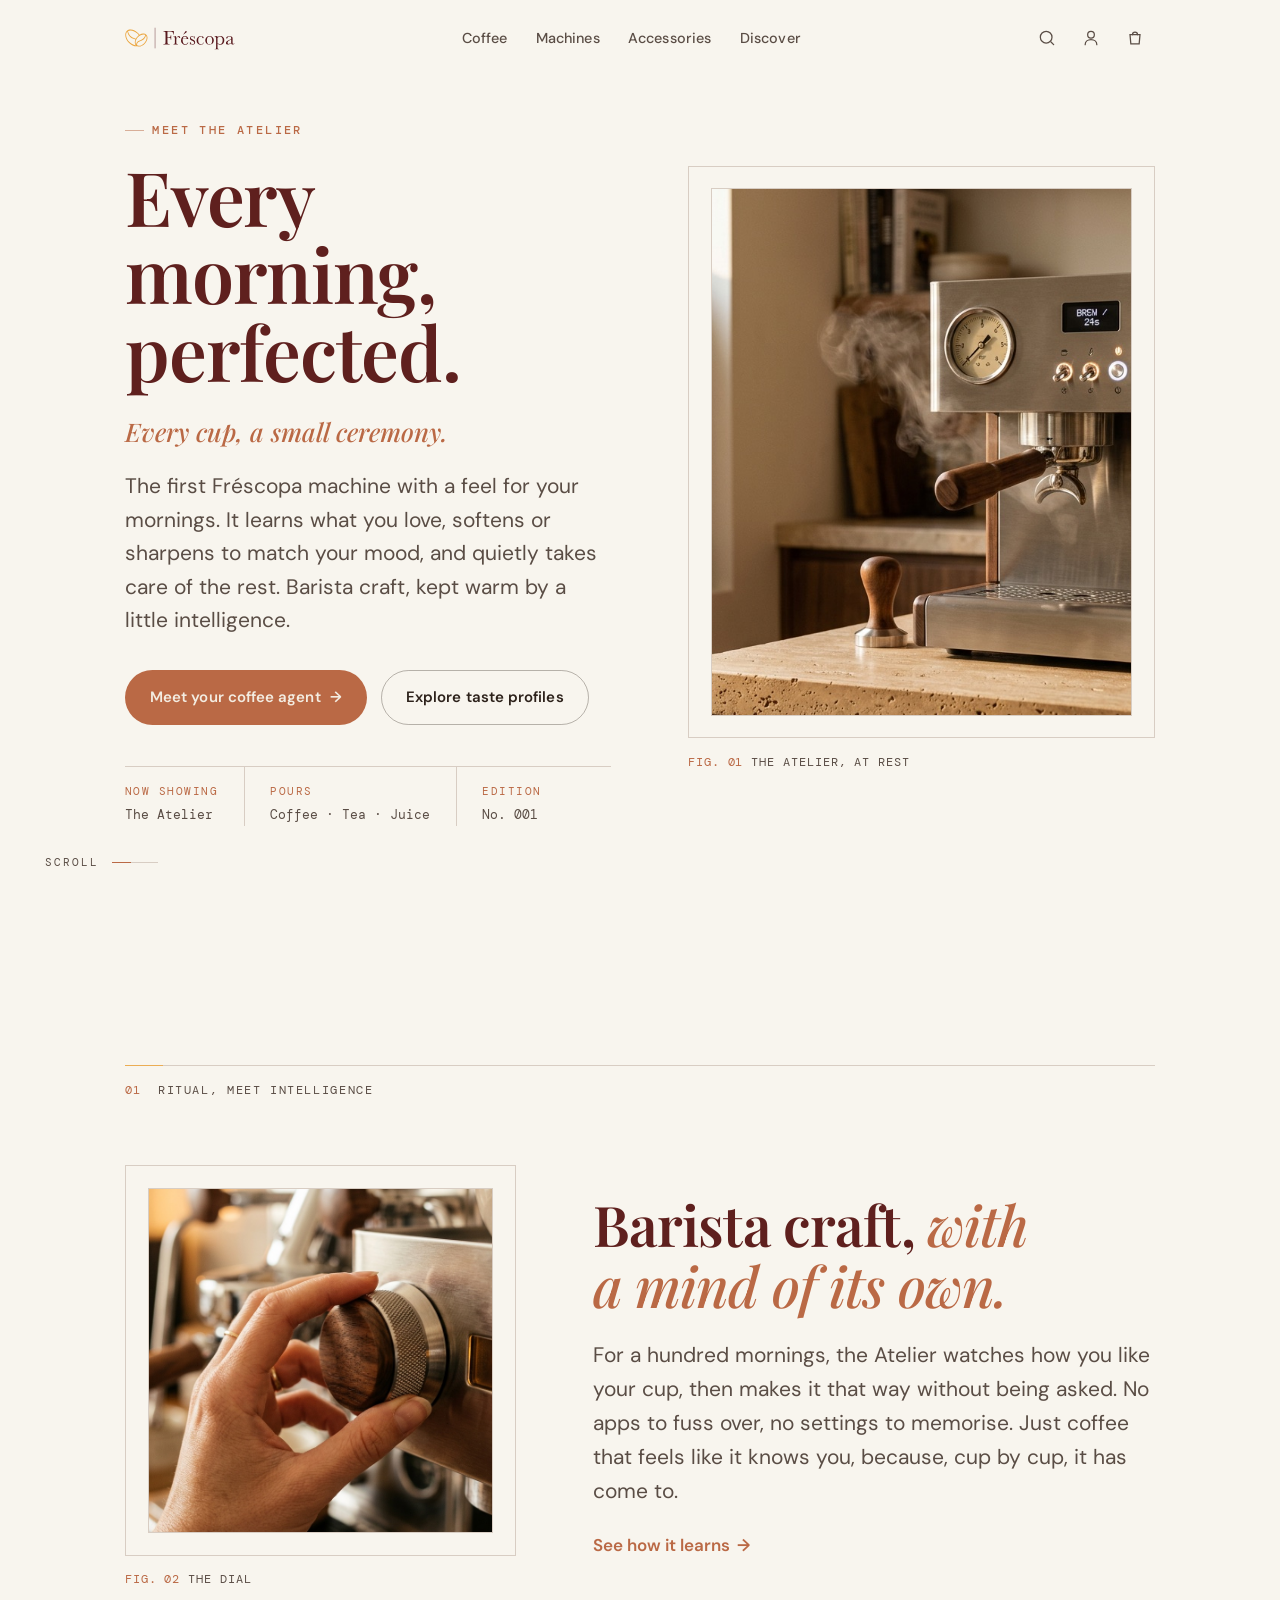
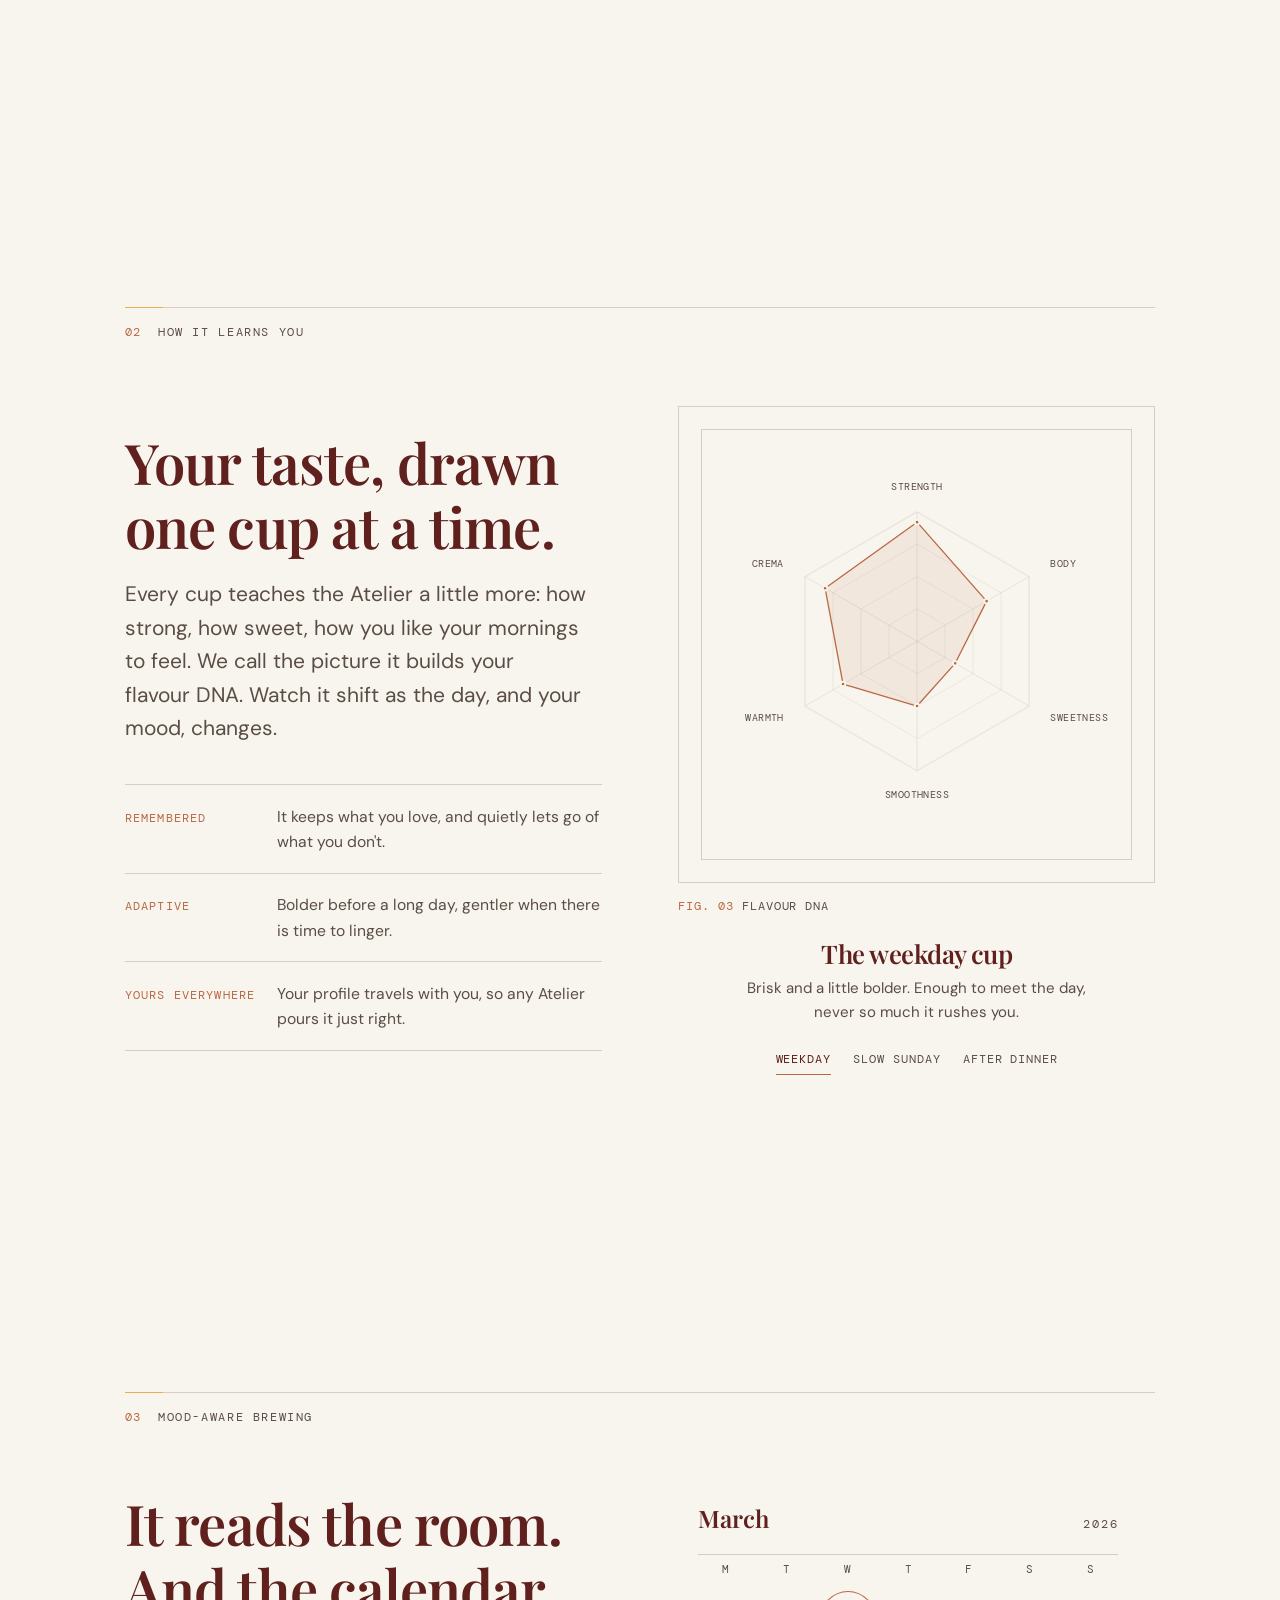
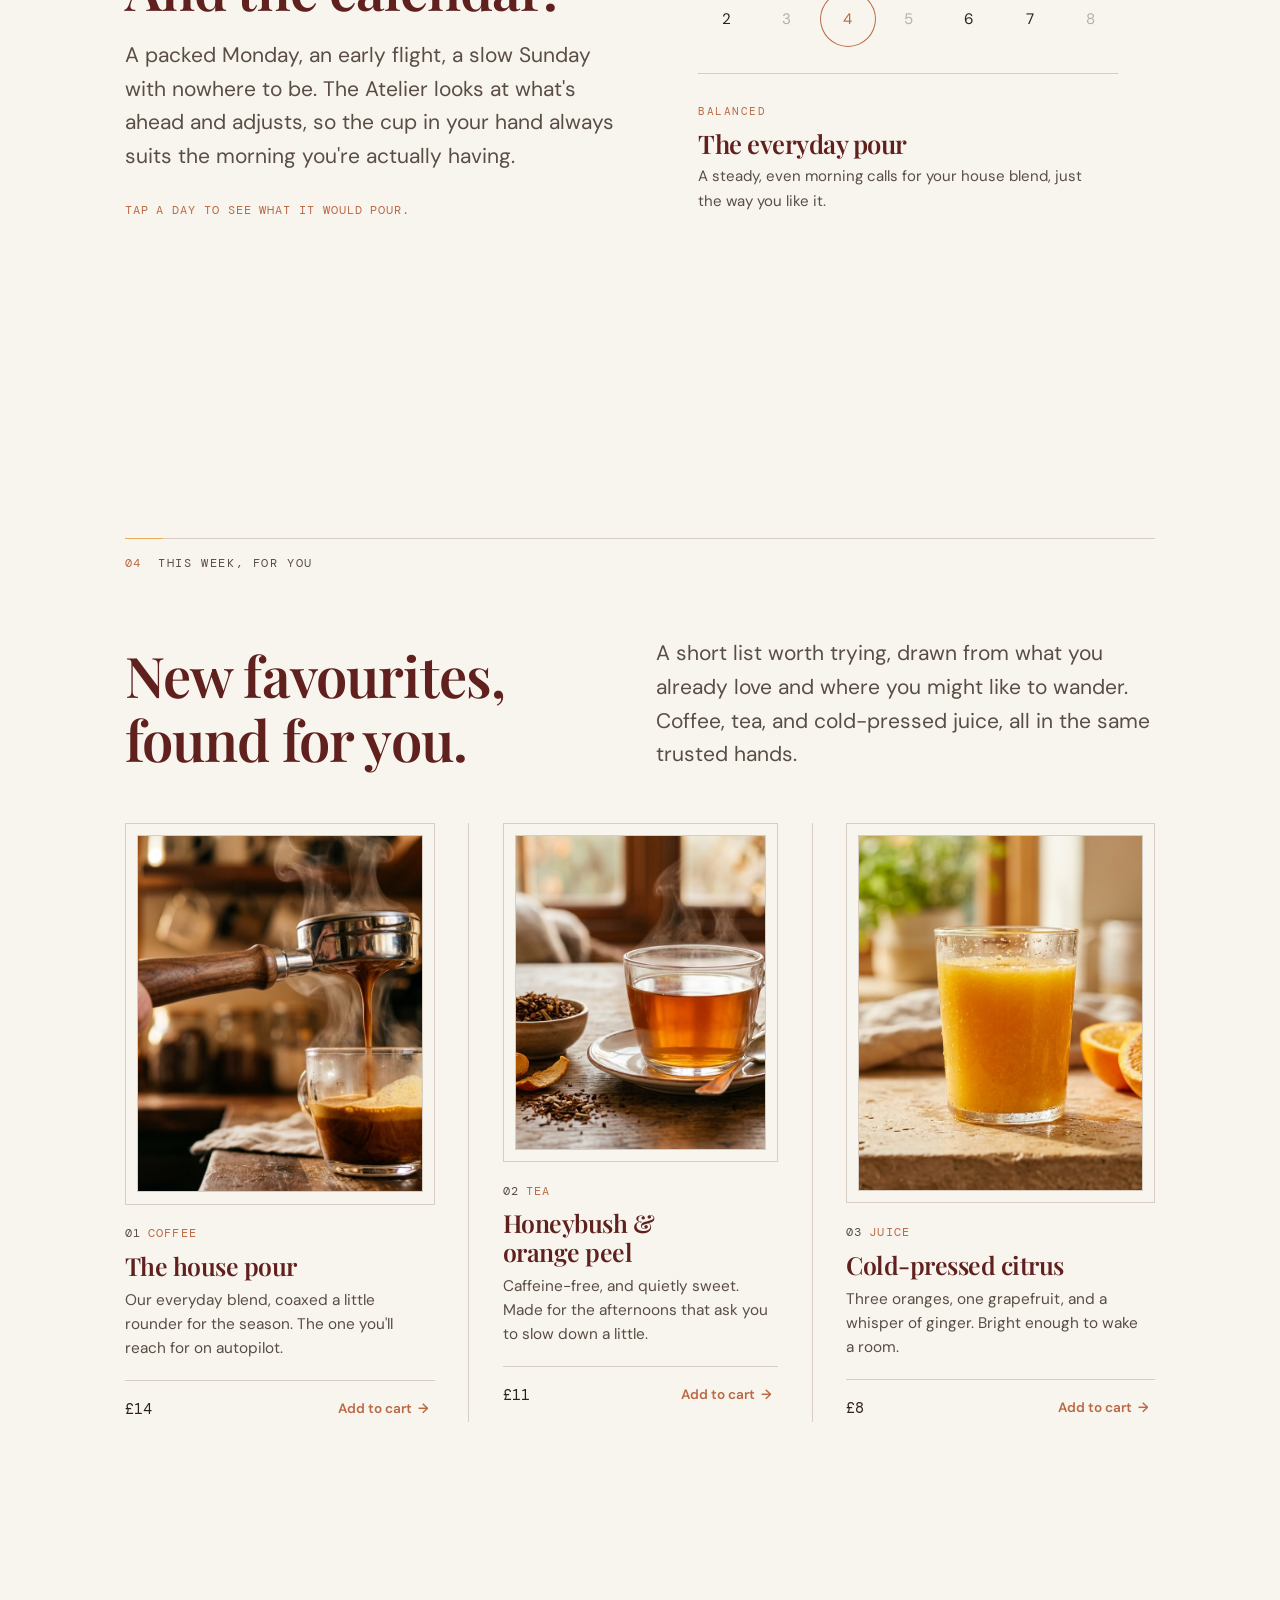
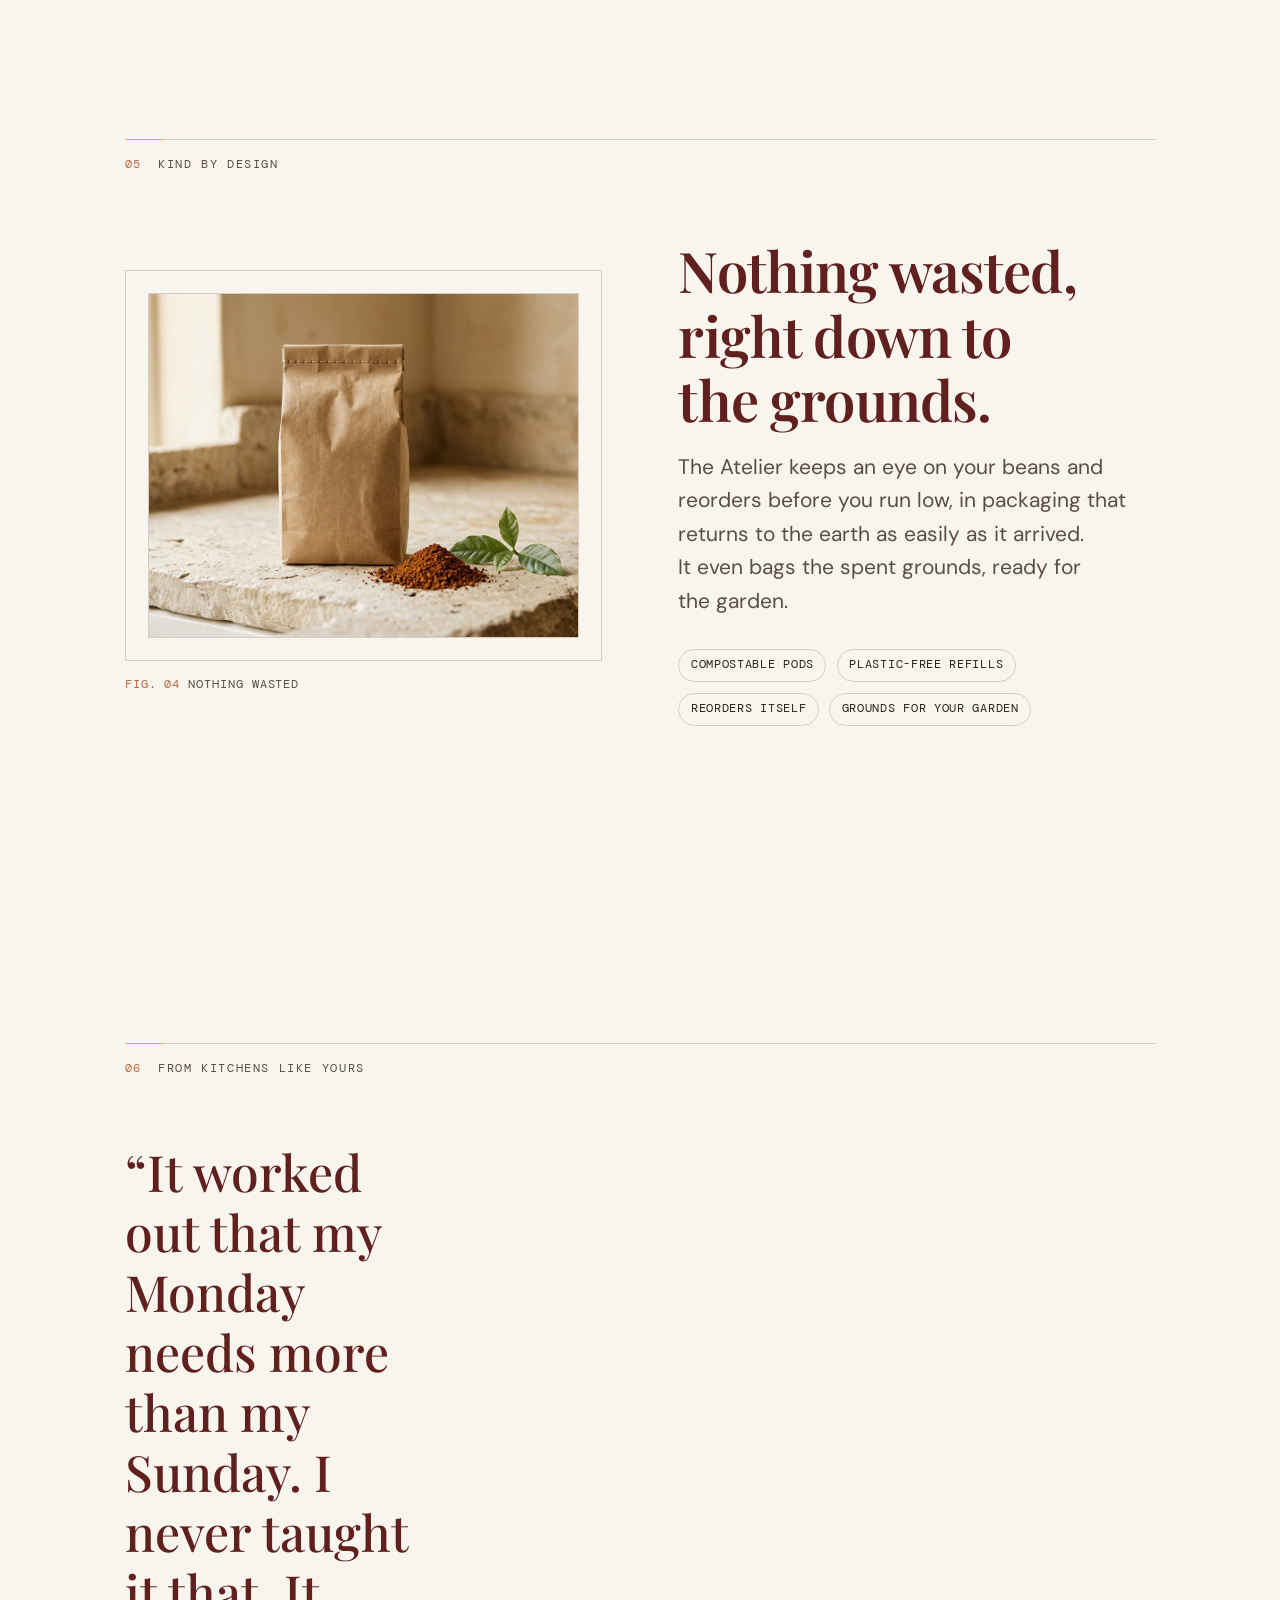
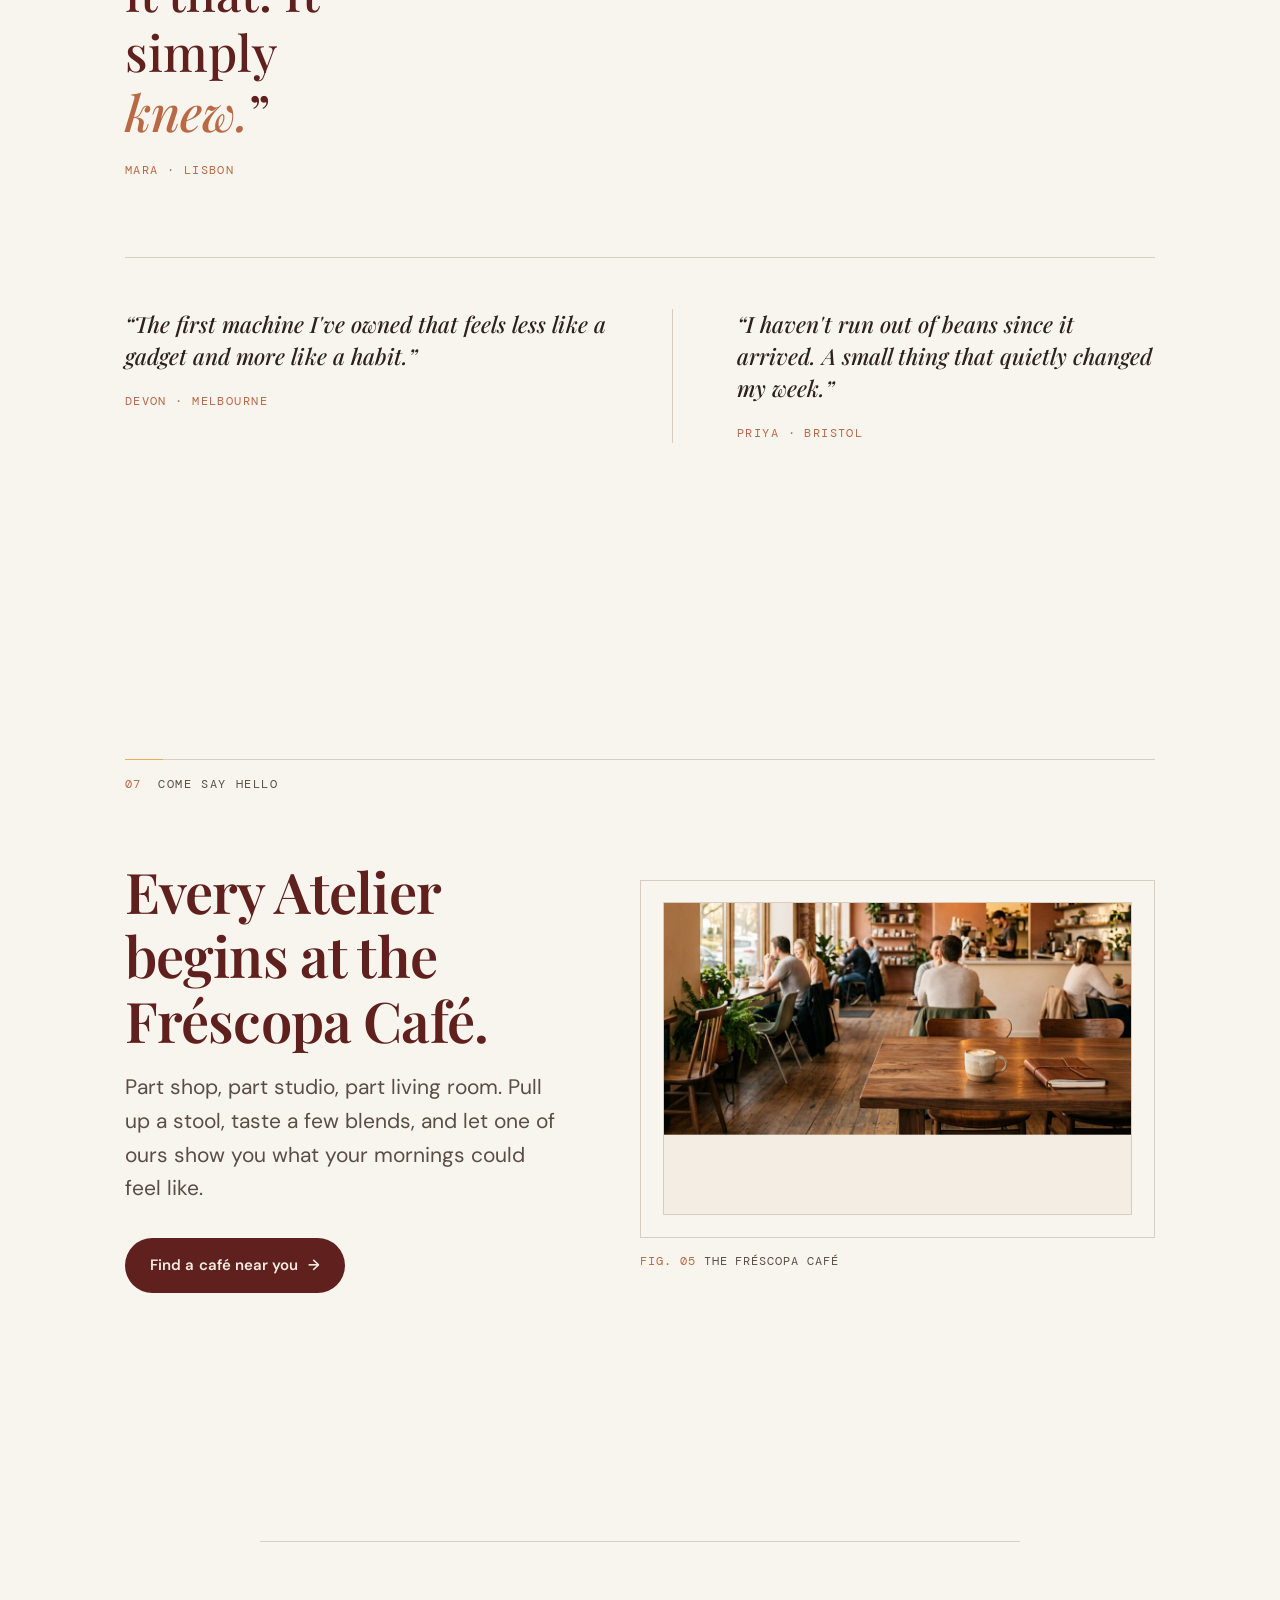
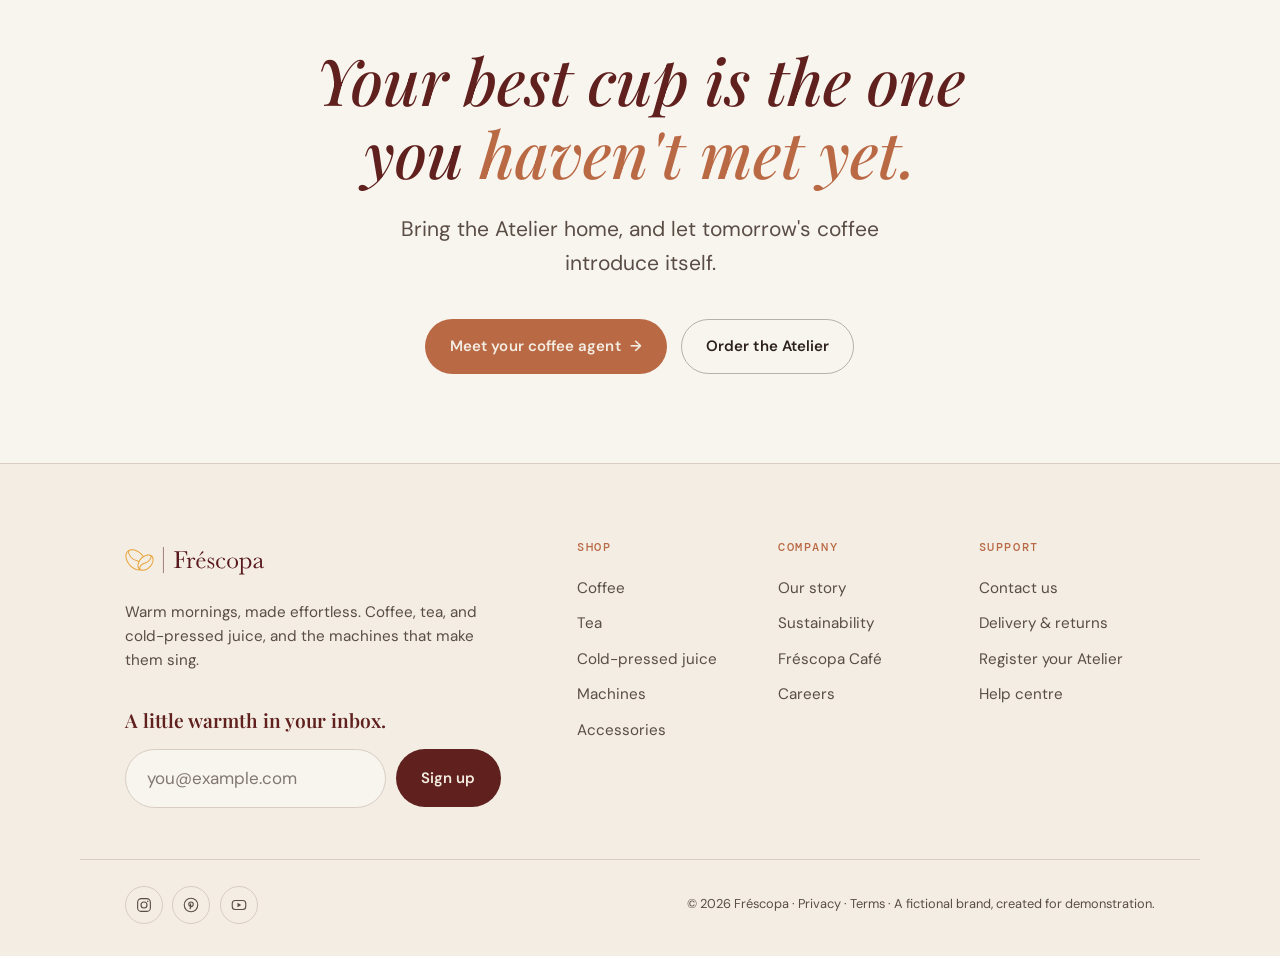
<file: directions/02-quiet-ritual/index.html>
<!DOCTYPE html>
<html lang="en">
<head>
  <meta charset="UTF-8" />
  <meta name="viewport" content="width=device-width, initial-scale=1.0" />
  <title>Fréscopa Atelier — Every morning, perfected.</title>
  <meta name="description" content="A quiet machine with a feel for your mornings. It learns your taste, matches your mood, and takes care of the rest. Coffee, tea, and cold-pressed juice, made a ritual." />
  <link rel="icon" href="data:image/svg+xml,%3Csvg xmlns='http://www.w3.org/2000/svg' viewBox='0 0 32 32'%3E%3Crect width='32' height='32' rx='7' fill='%235b1c22'/%3E%3Cpath d='M11 9c4 0 8 3 8 8s-4 6-8 6' fill='none' stroke='%23eaa33a' stroke-width='3' stroke-linecap='round'/%3E%3C/svg%3E" />
  <link rel="preconnect" href="https://fonts.googleapis.com" />
  <link rel="preconnect" href="https://fonts.gstatic.com" crossorigin />
  <link href="https://fonts.googleapis.com/css2?family=DM+Mono:ital,wght@0,400;0,500;1,400&family=DM+Sans:ital,opsz,wght@0,9..40,400;0,9..40,500;0,9..40,600;0,9..40,700;1,9..40,400&family=Playfair+Display:ital,wght@0,500;0,600;0,700;0,800;0,900;1,500;1,600&display=swap" rel="stylesheet" />
  <link rel="stylesheet" href="../../shared/tokens.css" />
  <link rel="stylesheet" href="./ritual.css" />
  <script defer src="../../shared/flavor-dna.js"></script>
  <script defer src="../../shared/app.js"></script>
</head>
<body class="ritual">
  <a class="skip-link" href="#main">Skip to content</a>

  <!-- ============ HEADER ============ -->
  <header class="header" data-header>
    <div class="container header__inner">
      <a class="header__brand" href="#" aria-label="Fréscopa home">
        <img class="header__logo" src="../../assets/frescopa-logo.svg" alt="Fréscopa" width="150" height="40" />
      </a>

      <nav class="nav" id="primary-nav" data-nav aria-label="Primary">
        <a href="#learn">Coffee</a>
        <a href="#mood">Machines</a>
        <a href="#feed">Accessories</a>
        <a href="#cafe">Discover</a>
      </nav>

      <div class="header__utils">
        <button class="iconbtn" aria-label="Search">
          <svg viewBox="0 0 24 24" width="20" height="20" fill="none" stroke="currentColor" stroke-width="1.5"><circle cx="11" cy="11" r="7"/><path d="m20 20-3.2-3.2" stroke-linecap="round"/></svg>
        </button>
        <button class="iconbtn" aria-label="Account">
          <svg viewBox="0 0 24 24" width="20" height="20" fill="none" stroke="currentColor" stroke-width="1.5"><circle cx="12" cy="8" r="4"/><path d="M5 20c0-3.6 3.1-6 7-6s7 2.4 7 6" stroke-linecap="round"/></svg>
        </button>
        <button class="iconbtn iconbtn--cart" aria-label="Cart, 0 items">
          <svg viewBox="0 0 24 24" width="20" height="20" fill="none" stroke="currentColor" stroke-width="1.5"><path d="M6 8h12l-1 11H7L6 8Z"/><path d="M9 8a3 3 0 0 1 6 0" stroke-linecap="round"/></svg>
        </button>
        <button class="nav-toggle" data-nav-toggle aria-label="Menu" aria-expanded="false" aria-controls="primary-nav">
          <span></span><span></span>
        </button>
      </div>
    </div>
  </header>

  <main id="main">

    <!-- ============ HERO ============ -->
    <section class="hero">
      <div class="container hero__inner">
        <div class="hero__text">
          <p class="eyebrow reveal">Meet the Atelier</p>
          <h1 class="hero__title reveal" style="--reveal-delay:.06s">Every morning,<br />perfected.</h1>
          <p class="hero__promise reveal" style="--reveal-delay:.12s">Every cup, a small ceremony.</p>
          <p class="hero__lead reveal" style="--reveal-delay:.18s">The first Fréscopa machine with a feel for your mornings. It learns what you love, softens or sharpens to match your mood, and quietly takes care of the rest. Barista craft, kept warm by a little intelligence.</p>
          <div class="hero__actions reveal" style="--reveal-delay:.24s">
            <a class="btn btn--terracotta" href="#learn">Meet your coffee agent <span class="arrow" aria-hidden="true">→</span></a>
            <a class="btn btn--ghost" href="#feed">Explore taste profiles</a>
          </div>
          <dl class="hero__meta reveal" style="--reveal-delay:.3s">
            <div><dt>Now showing</dt><dd>The Atelier</dd></div>
            <div><dt>Pours</dt><dd>Coffee · Tea · Juice</dd></div>
            <div><dt>Edition</dt><dd>No. 001</dd></div>
          </dl>
        </div>

        <figure class="plate plate--hero plate--parallax reveal" style="--reveal-delay:.16s">
          <div class="plate__frame">
            <div class="plate__window plate__window--portrait">
              <img src="../../assets/images/hero-machine.jpg" alt="The Fréscopa Atelier on a sunlit kitchen counter, steam rising from a freshly pulled cup." width="1408" height="768" fetchpriority="high" data-parallax="10" />
            </div>
          </div>
          <figcaption class="plate__cap"><span class="plate__fig">Fig. 01</span> <span class="plate__ttl">The Atelier, at rest</span></figcaption>
        </figure>
      </div>

      <a class="hero__cue" href="#intro" aria-label="Scroll to explore">
        <span>Scroll</span>
        <span class="hero__cue-line" aria-hidden="true"></span>
      </a>
    </section>

    <!-- ============ POSITIONING ============ -->
    <section class="intro" id="intro">
      <div class="container">
        <div class="marker reveal">
          <span class="marker__no">01</span>
          <span class="marker__label">Ritual, meet intelligence</span>
        </div>
        <div class="intro__grid">
          <figure class="plate plate--intro reveal">
            <div class="plate__frame">
              <div class="plate__window plate__window--square">
                <img src="../../assets/images/dial-detail.jpg" alt="A close look at the Atelier's warm brass dial, golden light catching its edge." width="1408" height="768" loading="lazy" />
              </div>
            </div>
            <figcaption class="plate__cap"><span class="plate__fig">Fig. 02</span> <span class="plate__ttl">The dial</span></figcaption>
          </figure>
          <div class="intro__body reveal" style="--reveal-delay:.1s">
            <h2 class="intro__statement">Barista craft, <em>with a mind of its own.</em></h2>
            <p>For a hundred mornings, the Atelier watches how you like your cup, then makes it that way without being asked. No apps to fuss over, no settings to memorise. Just coffee that feels like it knows you, because, cup by cup, it has come to.</p>
            <a class="link" href="#learn">See how it learns <span class="arrow" aria-hidden="true">→</span></a>
          </div>
        </div>
      </div>
    </section>

    <!-- ============ HOW IT LEARNS — FLAVOUR DNA ============ -->
    <section class="learn" id="learn">
      <div class="container">
        <div class="marker reveal">
          <span class="marker__no">02</span>
          <span class="marker__label">How it learns you</span>
        </div>
        <div class="learn__grid">
          <div class="learn__copy reveal">
            <h2>Your taste, drawn one cup at a time.</h2>
            <p class="lede">Every cup teaches the Atelier a little more: how strong, how sweet, how you like your mornings to feel. We call the picture it builds your flavour DNA. Watch it shift as the day, and your mood, changes.</p>
            <ul class="learn__points">
              <li>
                <span class="learn__pt-label">Remembered</span>
                <span class="learn__pt-text">It keeps what you love, and quietly lets go of what you don't.</span>
              </li>
              <li>
                <span class="learn__pt-label">Adaptive</span>
                <span class="learn__pt-text">Bolder before a long day, gentler when there is time to linger.</span>
              </li>
              <li>
                <span class="learn__pt-label">Yours everywhere</span>
                <span class="learn__pt-text">Your profile travels with you, so any Atelier pours it just right.</span>
              </li>
            </ul>
          </div>

          <div class="learn__viz reveal" style="--reveal-delay:.12s">
            <div class="dna" data-flavor-dna data-default="weekday">
              <figure class="plate plate--dna">
                <div class="plate__frame">
                  <div class="plate__window plate__window--dna">
                    <svg data-dna-svg></svg>
                  </div>
                </div>
                <figcaption class="plate__cap"><span class="plate__fig">Fig. 03</span> <span class="plate__ttl">Flavour DNA</span></figcaption>
              </figure>
              <div class="dna__readout">
                <h4 data-flavor-title>The weekday cup</h4>
                <p data-flavor-note></p>
              </div>
              <div class="dna__controls" role="group" aria-label="Choose a taste profile">
                <button data-profile="weekday" class="dna__btn">Weekday</button>
                <button data-profile="sunday" class="dna__btn">Slow Sunday</button>
                <button data-profile="evening" class="dna__btn">After dinner</button>
              </div>
            </div>
          </div>
        </div>
      </div>
    </section>

    <!-- ============ MOOD-AWARE BREWING ============ -->
    <section class="mood" id="mood">
      <div class="container">
        <div class="marker reveal">
          <span class="marker__no">03</span>
          <span class="marker__label">Mood-aware brewing</span>
        </div>
        <div class="mood__grid">
          <div class="mood__copy reveal">
            <h2>It reads the room. And the calendar.</h2>
            <p class="lede">A packed Monday, an early flight, a slow Sunday with nowhere to be. The Atelier looks at what's ahead and adjusts, so the cup in your hand always suits the morning you're actually having.</p>
            <p class="mood__hint">Tap a day to see what it would pour.</p>
          </div>

          <div class="mood__panel reveal" style="--reveal-delay:.12s" data-calendar>
            <div class="cal">
              <div class="cal__head">
                <span class="cal__month">March</span>
                <span class="cal__year">2026</span>
              </div>
              <div class="cal__grid" role="group" aria-label="Days of the week">
                <span class="cal__dow">M</span><span class="cal__dow">T</span><span class="cal__dow">W</span>
                <span class="cal__dow">T</span><span class="cal__dow">F</span><span class="cal__dow">S</span><span class="cal__dow">S</span>
                <button class="cal__day" data-day data-brew-tag="Bolder" data-brew-title="Extra shot, no fuss" data-brew-note="A full day ahead, so a bolder, quicker cup to meet it.">2</button>
                <span class="cal__day cal__day--muted">3</span>
                <button class="cal__day is-active" data-day data-brew-tag="Balanced" data-brew-title="The everyday pour" data-brew-note="A steady, even morning calls for your house blend, just the way you like it.">4</button>
                <span class="cal__day cal__day--muted">5</span>
                <button class="cal__day" data-day data-brew-tag="Bright" data-brew-title="A lighter start" data-brew-note="Something brighter and softer to ease into a shorter week.">6</button>
                <button class="cal__day" data-day data-brew-tag="Gentle" data-brew-title="The lingering cup" data-brew-note="Nowhere to be. Rounder, sweeter, made to be sipped slowly.">7</button>
                <span class="cal__day cal__day--muted">8</span>
              </div>
            </div>
            <div class="brew" data-brew>
              <span class="brew__tag" data-brew-tag>Balanced</span>
              <h4 class="brew__title" data-brew-title>The everyday pour</h4>
              <p class="brew__note" data-brew-note>A steady, even morning calls for your house blend, just the way you like it.</p>
            </div>
          </div>
        </div>
      </div>
    </section>

    <!-- ============ WEEKLY SUGGESTIONS ============ -->
    <section class="feed" id="feed">
      <div class="container">
        <div class="marker reveal">
          <span class="marker__no">04</span>
          <span class="marker__label">This week, for you</span>
        </div>
        <div class="feed__head reveal">
          <h2>New favourites, found for you.</h2>
          <p class="feed__intro">A short list worth trying, drawn from what you already love and where you might like to wander. Coffee, tea, and cold-pressed juice, all in the same trusted hands.</p>
        </div>

        <div class="feed__grid">
          <article class="feed__item reveal">
            <figure class="plate">
              <div class="plate__frame plate__frame--thin">
                <div class="plate__window plate__window--portrait">
                  <img src="../../assets/images/espresso-pour.jpg" alt="A double shot of espresso pouring into a warm glass." width="1408" height="768" loading="lazy" />
                </div>
              </div>
            </figure>
            <p class="feed__kicker"><span class="feed__no">01</span> Coffee</p>
            <h3 class="feed__title">The house pour</h3>
            <p class="feed__note">Our everyday blend, coaxed a little rounder for the season. The one you'll reach for on autopilot.</p>
            <div class="feed__foot">
              <span class="feed__price">£14</span>
              <button class="link link--sm">Add to cart <span class="arrow" aria-hidden="true">→</span></button>
            </div>
          </article>

          <article class="feed__item reveal" style="--reveal-delay:.1s">
            <figure class="plate">
              <div class="plate__frame plate__frame--thin">
                <div class="plate__window plate__window--portrait">
                  <img src="../../assets/images/tea-moment.jpg" alt="A glass cup of amber tea beside loose leaves in warm afternoon light." width="1408" height="768" loading="lazy" />
                </div>
              </div>
            </figure>
            <p class="feed__kicker"><span class="feed__no">02</span> Tea</p>
            <h3 class="feed__title">Honeybush &amp; orange peel</h3>
            <p class="feed__note">Caffeine-free, and quietly sweet. Made for the afternoons that ask you to slow down a little.</p>
            <div class="feed__foot">
              <span class="feed__price">£11</span>
              <button class="link link--sm">Add to cart <span class="arrow" aria-hidden="true">→</span></button>
            </div>
          </article>

          <article class="feed__item reveal" style="--reveal-delay:.2s">
            <figure class="plate">
              <div class="plate__frame plate__frame--thin">
                <div class="plate__window plate__window--portrait">
                  <img src="../../assets/images/citrus-juice.jpg" alt="A glass of fresh cold-pressed citrus juice with orange and grapefruit." width="1408" height="768" loading="lazy" />
                </div>
              </div>
            </figure>
            <p class="feed__kicker"><span class="feed__no">03</span> Juice</p>
            <h3 class="feed__title">Cold-pressed citrus</h3>
            <p class="feed__note">Three oranges, one grapefruit, and a whisper of ginger. Bright enough to wake a room.</p>
            <div class="feed__foot">
              <span class="feed__price">£8</span>
              <button class="link link--sm">Add to cart <span class="arrow" aria-hidden="true">→</span></button>
            </div>
          </article>
        </div>
      </div>
    </section>

    <!-- ============ SUSTAINABILITY ============ -->
    <section class="sustain">
      <div class="container">
        <div class="marker reveal">
          <span class="marker__no">05</span>
          <span class="marker__label">Kind by design</span>
        </div>
        <div class="sustain__grid">
          <figure class="plate plate--sustain reveal">
            <div class="plate__frame">
              <div class="plate__window plate__window--landscape">
                <img src="../../assets/images/sustainability.jpg" alt="A compostable kraft coffee bag beside fresh grounds and a sprig of green on pale stone." width="1408" height="768" loading="lazy" />
              </div>
            </div>
            <figcaption class="plate__cap"><span class="plate__fig">Fig. 04</span> <span class="plate__ttl">Nothing wasted</span></figcaption>
          </figure>
          <div class="sustain__copy reveal" style="--reveal-delay:.1s">
            <h2>Nothing wasted, right down to the grounds.</h2>
            <p class="lede">The Atelier keeps an eye on your beans and reorders before you run low, in packaging that returns to the earth as easily as it arrived. It even bags the spent grounds, ready for the garden.</p>
            <ul class="chips">
              <li>Compostable pods</li>
              <li>Plastic-free refills</li>
              <li>Reorders itself</li>
              <li>Grounds for your garden</li>
            </ul>
          </div>
        </div>
      </div>
    </section>

    <!-- ============ TESTIMONIALS ============ -->
    <section class="voices">
      <div class="container">
        <div class="marker reveal">
          <span class="marker__no">06</span>
          <span class="marker__label">From kitchens like yours</span>
        </div>
        <blockquote class="voices__lead reveal">
          <p>“It worked out that my Monday needs more than my Sunday. I never taught it that. It simply <em>knew.</em>”</p>
          <cite>Mara · Lisbon</cite>
        </blockquote>
        <div class="voices__grid">
          <blockquote class="voices__item reveal">
            <p>“The first machine I've owned that feels less like a gadget and more like a habit.”</p>
            <cite>Devon · Melbourne</cite>
          </blockquote>
          <blockquote class="voices__item reveal" style="--reveal-delay:.1s">
            <p>“I haven't run out of beans since it arrived. A small thing that quietly changed my week.”</p>
            <cite>Priya · Bristol</cite>
          </blockquote>
        </div>
      </div>
    </section>

    <!-- ============ CAFÉ ============ -->
    <section class="cafe" id="cafe">
      <div class="container">
        <div class="marker reveal">
          <span class="marker__no">07</span>
          <span class="marker__label">Come say hello</span>
        </div>
        <div class="cafe__grid">
          <div class="cafe__copy reveal">
            <h2 class="cafe__title">Every Atelier begins at the Fréscopa Café.</h2>
            <p class="cafe__body">Part shop, part studio, part living room. Pull up a stool, taste a few blends, and let one of ours show you what your mornings could feel like.</p>
            <a class="btn btn--primary" href="#">Find a café near you <span class="arrow" aria-hidden="true">→</span></a>
          </div>
          <figure class="plate plate--cafe plate--parallax reveal" style="--reveal-delay:.1s">
            <div class="plate__frame">
              <div class="plate__window plate__window--wide">
                <img src="../../assets/images/cafe-interior.jpg" alt="The warm interior of a Fréscopa Café at golden hour, with plants and wooden tables." width="1408" height="768" loading="lazy" data-parallax="14" />
              </div>
            </div>
            <figcaption class="plate__cap"><span class="plate__fig">Fig. 05</span> <span class="plate__ttl">The Fréscopa Café</span></figcaption>
          </figure>
        </div>
      </div>
    </section>

    <!-- ============ CLOSING CTA ============ -->
    <section class="cta">
      <div class="container container--narrow cta__inner">
        <p class="cta__promise reveal">Your best cup is the one you <em>haven't met yet.</em></p>
        <p class="cta__sub reveal" style="--reveal-delay:.08s">Bring the Atelier home, and let tomorrow's coffee introduce itself.</p>
        <div class="cta__actions reveal" style="--reveal-delay:.16s">
          <a class="btn btn--terracotta" href="#">Meet your coffee agent <span class="arrow" aria-hidden="true">→</span></a>
          <a class="btn btn--ghost" href="#">Order the Atelier</a>
        </div>
      </div>
    </section>
  </main>

  <!-- ============ FOOTER ============ -->
  <footer class="footer">
    <div class="container footer__inner">
      <div class="footer__brand">
        <img class="footer__logo" src="../../assets/frescopa-logo.svg" alt="Fréscopa" width="168" height="45" />
        <p class="footer__tag">Warm mornings, made effortless. Coffee, tea, and cold-pressed juice, and the machines that make them sing.</p>
        <form class="signup" action="#" onsubmit="return false">
          <label class="signup__label" for="email">A little warmth in your inbox.</label>
          <div class="signup__row">
            <input id="email" class="signup__input" type="email" placeholder="you@example.com" autocomplete="email" />
            <button class="btn btn--primary" type="submit">Sign up</button>
          </div>
        </form>
      </div>

      <nav class="footer__cols" aria-label="Footer">
        <div class="footer__col">
          <h3>Shop</h3>
          <a href="#">Coffee</a>
          <a href="#">Tea</a>
          <a href="#">Cold-pressed juice</a>
          <a href="#">Machines</a>
          <a href="#">Accessories</a>
        </div>
        <div class="footer__col">
          <h3>Company</h3>
          <a href="#">Our story</a>
          <a href="#">Sustainability</a>
          <a href="#">Fréscopa Café</a>
          <a href="#">Careers</a>
        </div>
        <div class="footer__col">
          <h3>Support</h3>
          <a href="#">Contact us</a>
          <a href="#">Delivery &amp; returns</a>
          <a href="#">Register your Atelier</a>
          <a href="#">Help centre</a>
        </div>
      </nav>
    </div>

    <div class="container footer__legal">
      <div class="footer__social">
        <a href="#" aria-label="Instagram"><svg viewBox="0 0 24 24" width="18" height="18" fill="none" stroke="currentColor" stroke-width="1.5"><rect x="3.5" y="3.5" width="17" height="17" rx="5"/><circle cx="12" cy="12" r="4"/><circle cx="17" cy="7" r="1" fill="currentColor" stroke="none"/></svg></a>
        <a href="#" aria-label="Pinterest"><svg viewBox="0 0 24 24" width="18" height="18" fill="none" stroke="currentColor" stroke-width="1.5"><circle cx="12" cy="12" r="9"/><path d="M12 8c-2 0-3 1.4-3 3 0 1 .5 2 1.3 2.4M12 8c1.8 0 3 1.1 3 2.8 0 2-1.2 3.4-2.8 3.4-.8 0-1.4-.5-1.2-1.3l.6-2.4M10.8 17l1-4" stroke-linecap="round"/></svg></a>
        <a href="#" aria-label="YouTube"><svg viewBox="0 0 24 24" width="18" height="18" fill="none" stroke="currentColor" stroke-width="1.5"><rect x="3" y="6" width="18" height="12" rx="4"/><path d="m10 9 5 3-5 3V9Z" fill="currentColor" stroke="none"/></svg></a>
      </div>
      <p class="footer__meta">© <span data-year>2026</span> Fréscopa · Privacy · Terms · A fictional brand, created for demonstration.</p>
    </div>
  </footer>
</body>
</html>
</file>
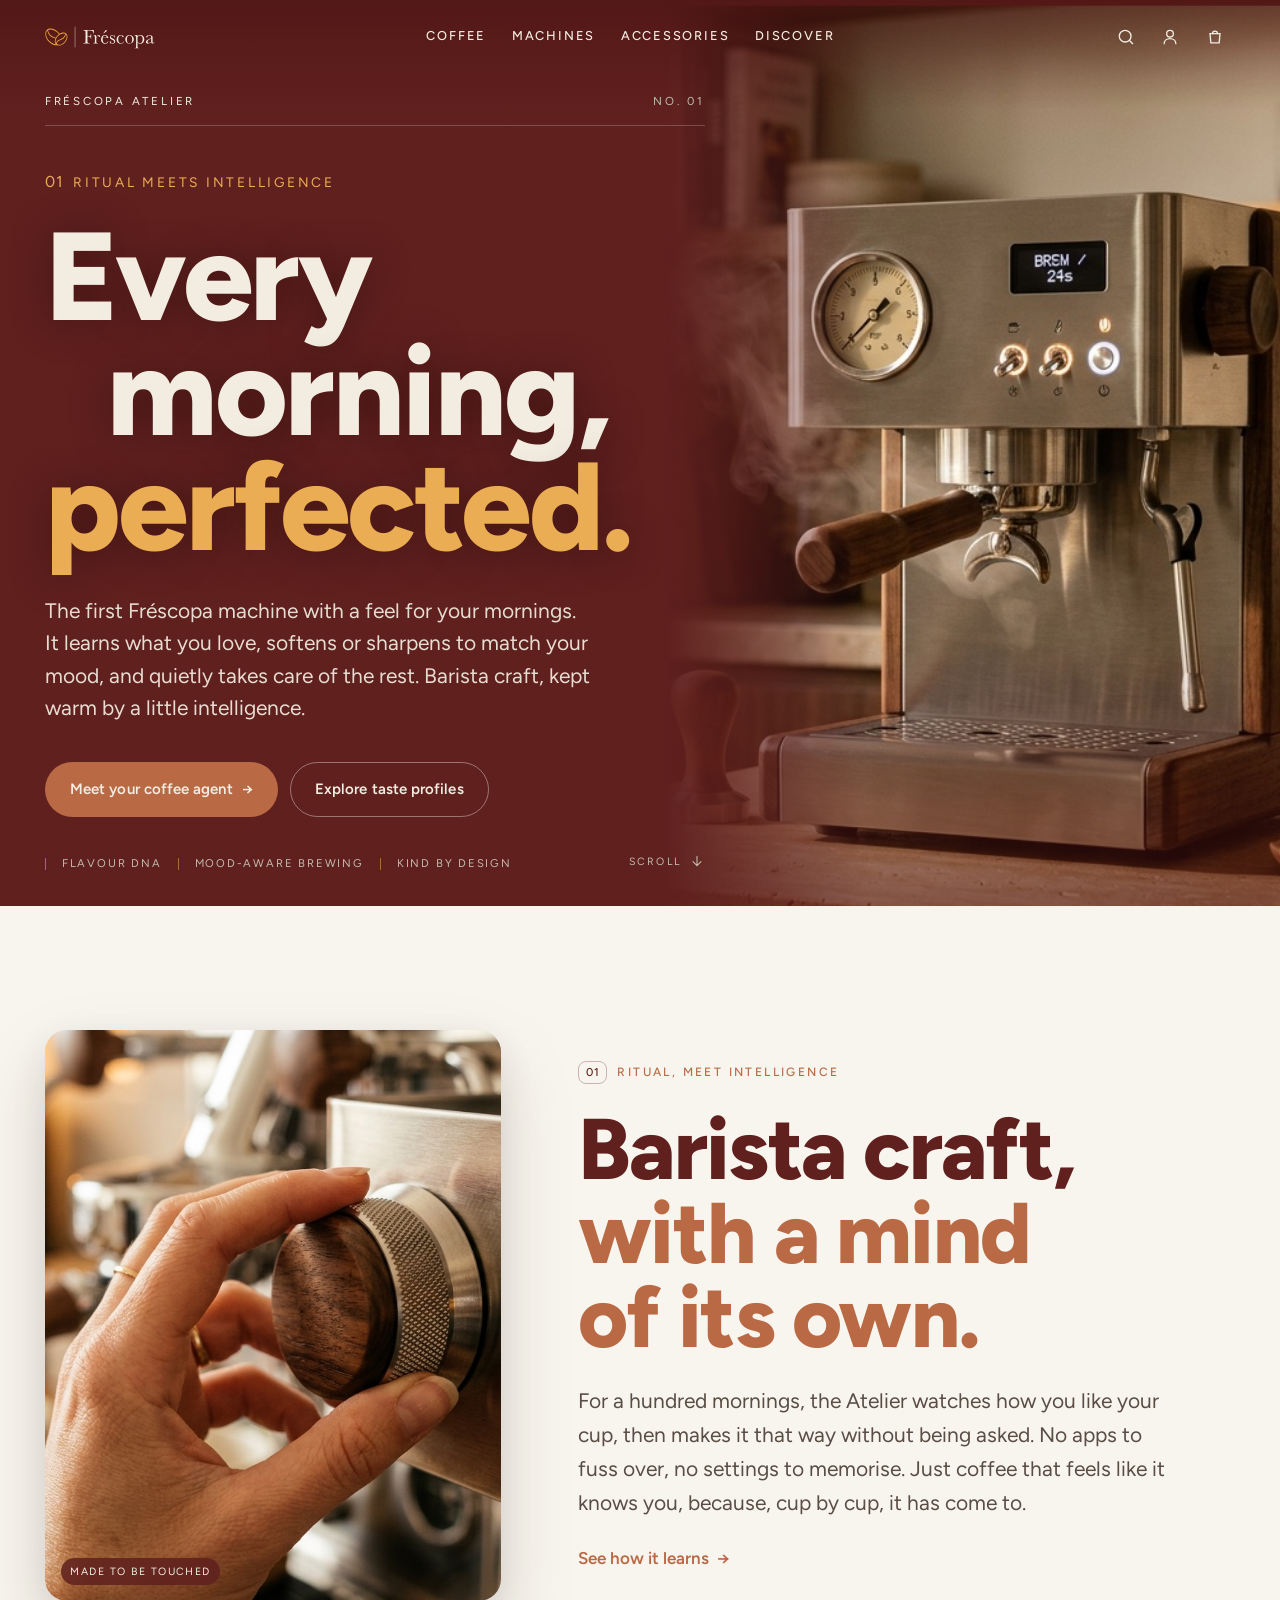
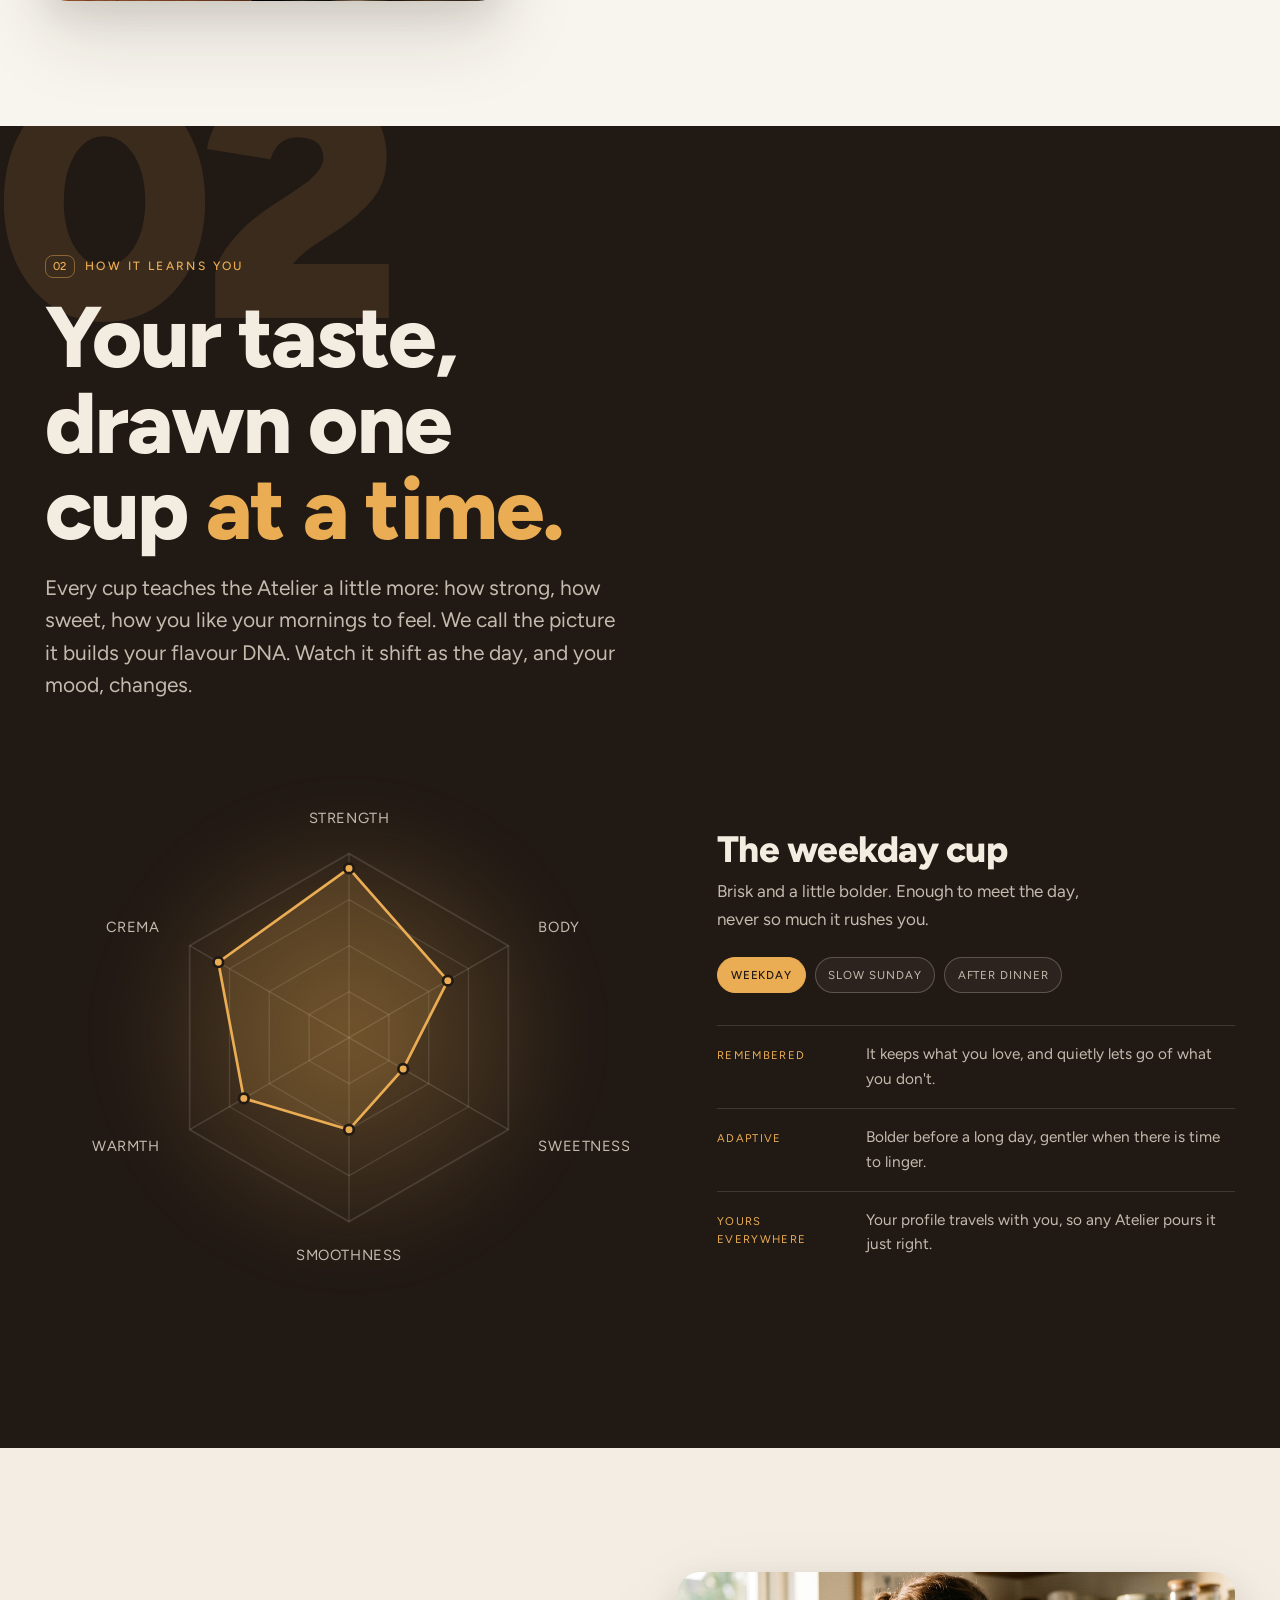
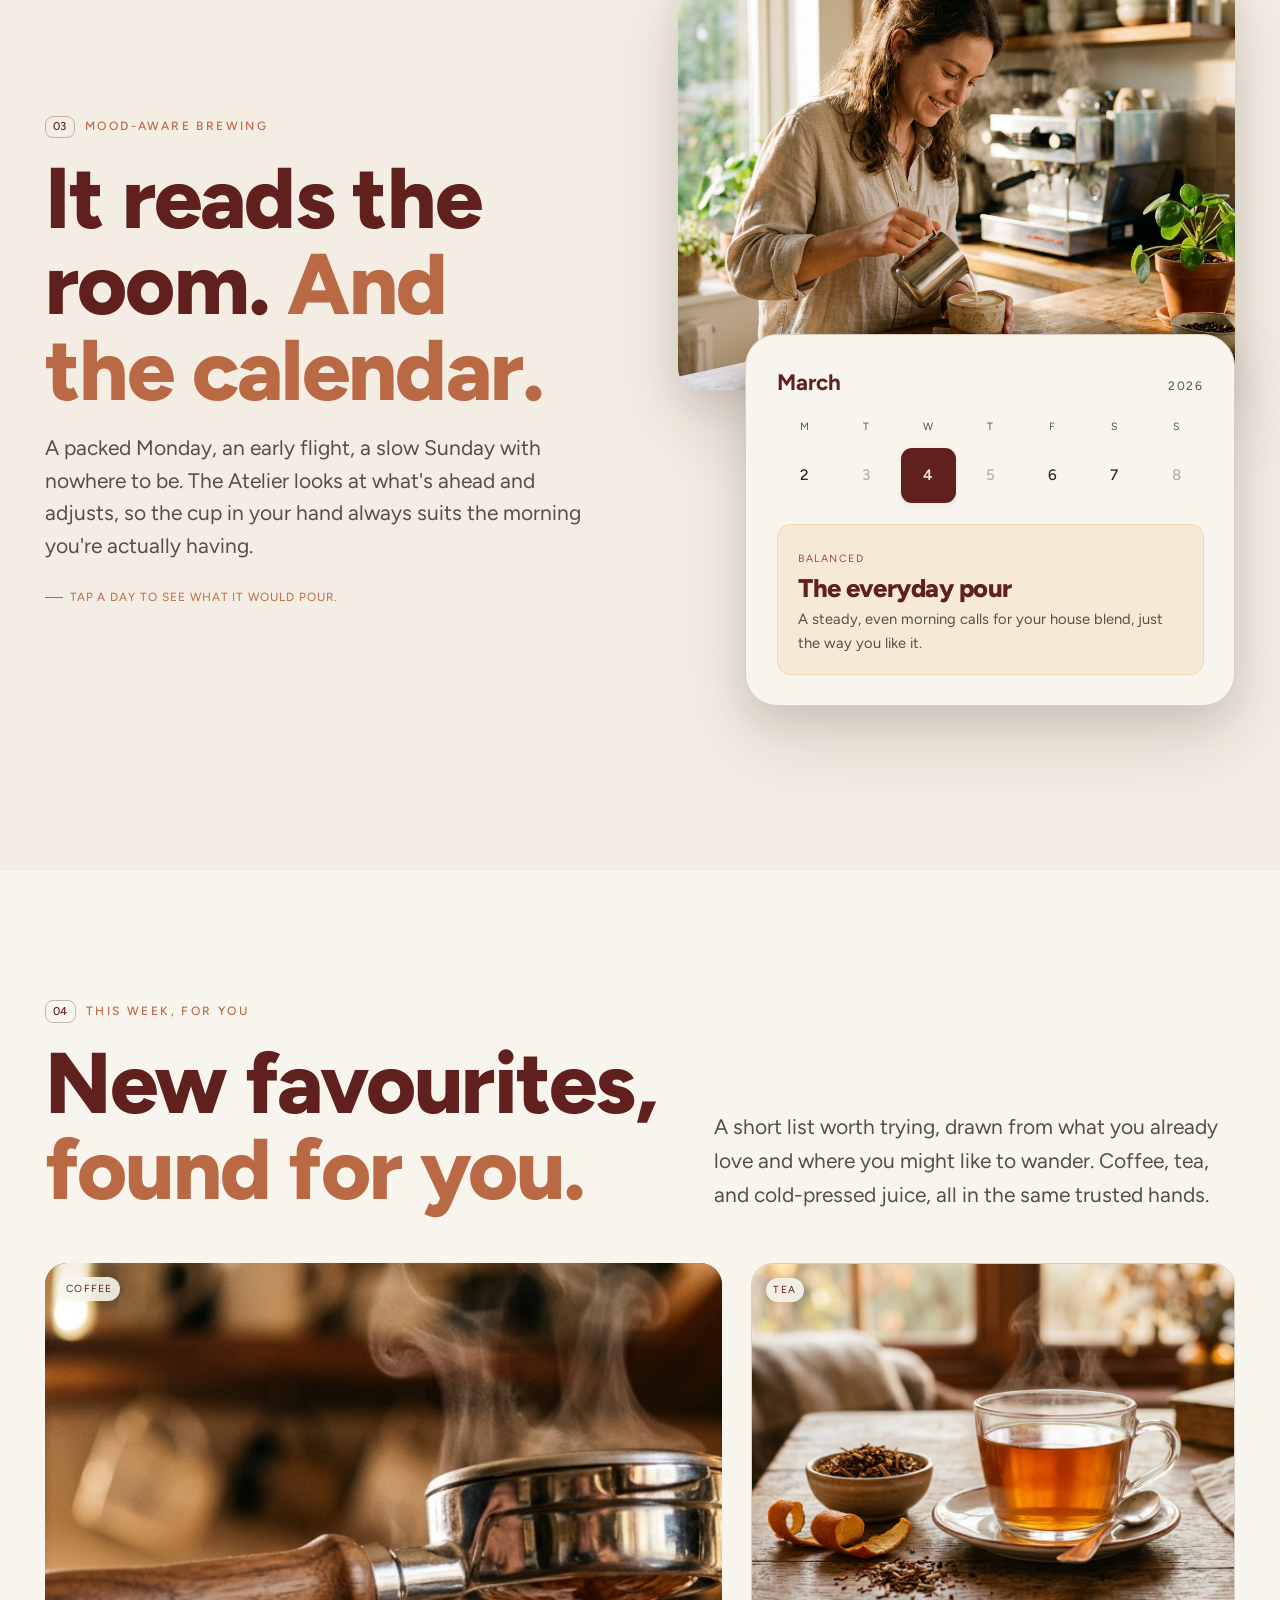
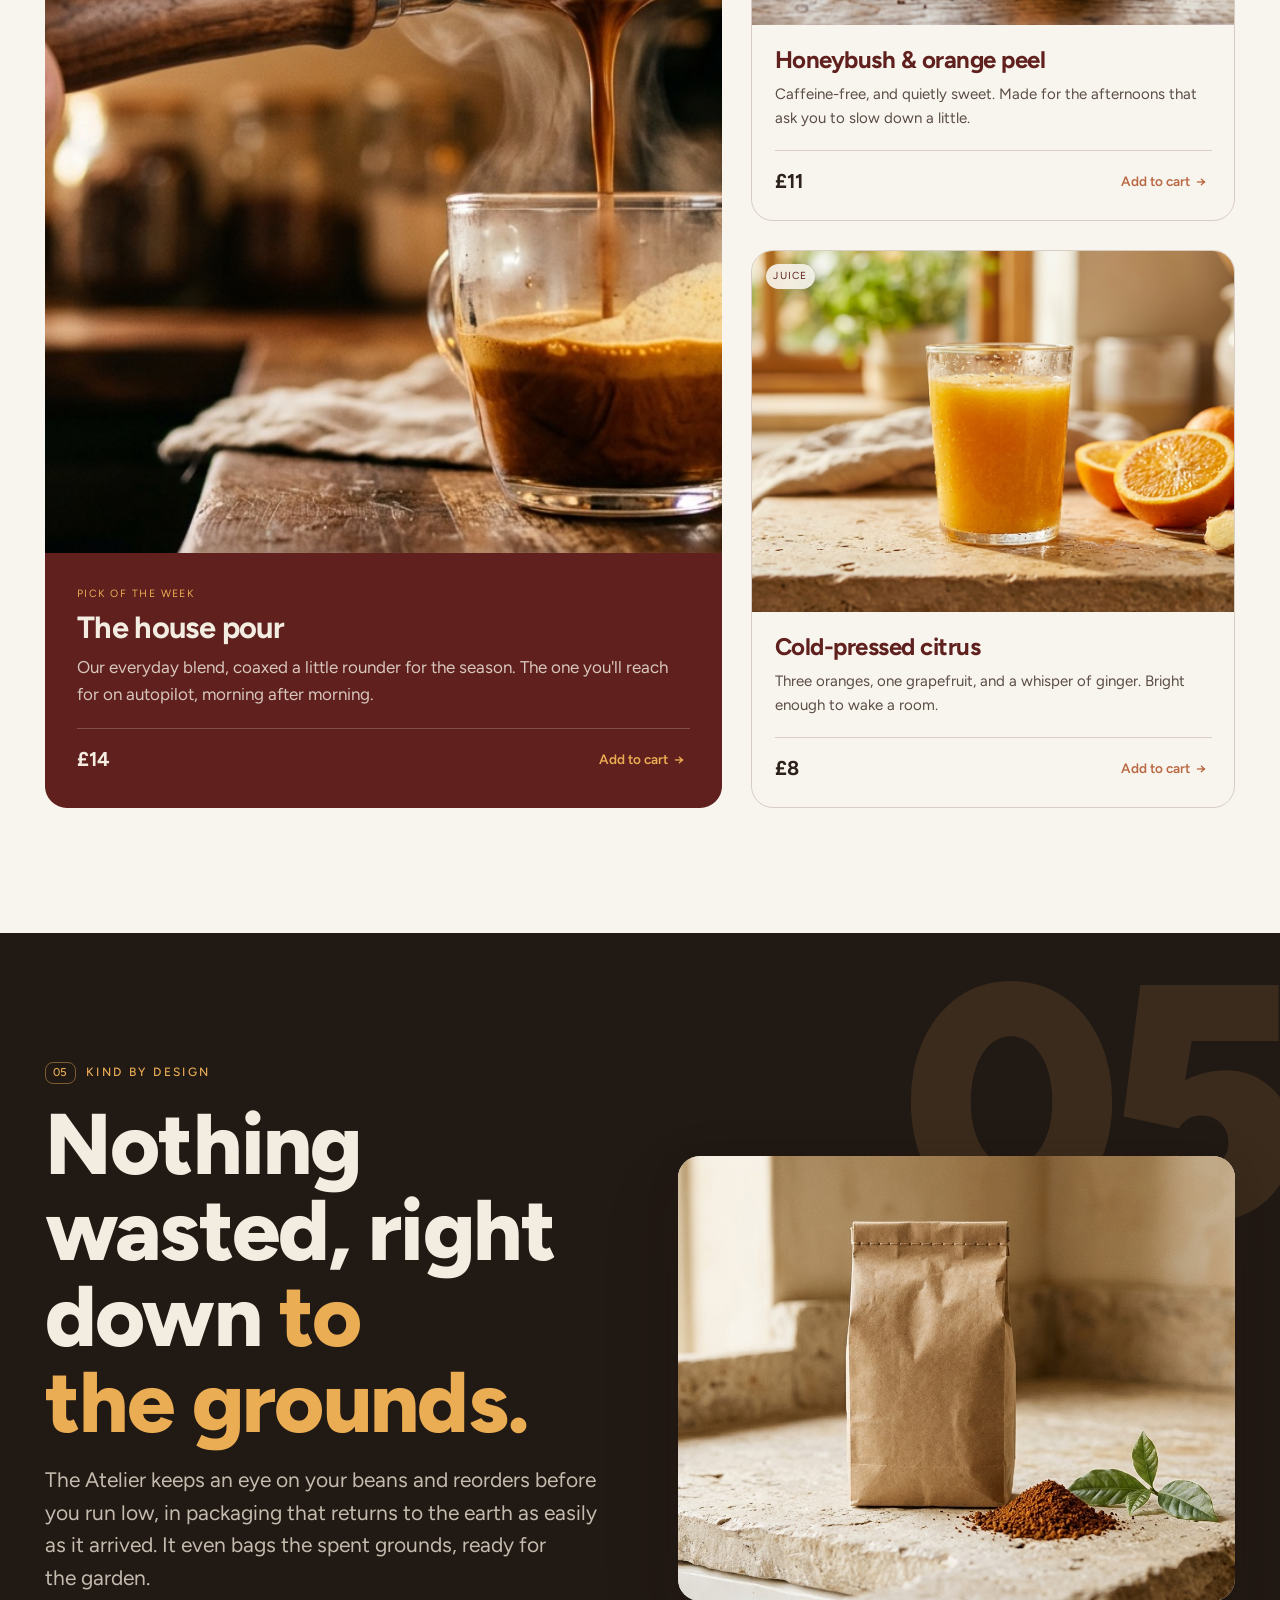
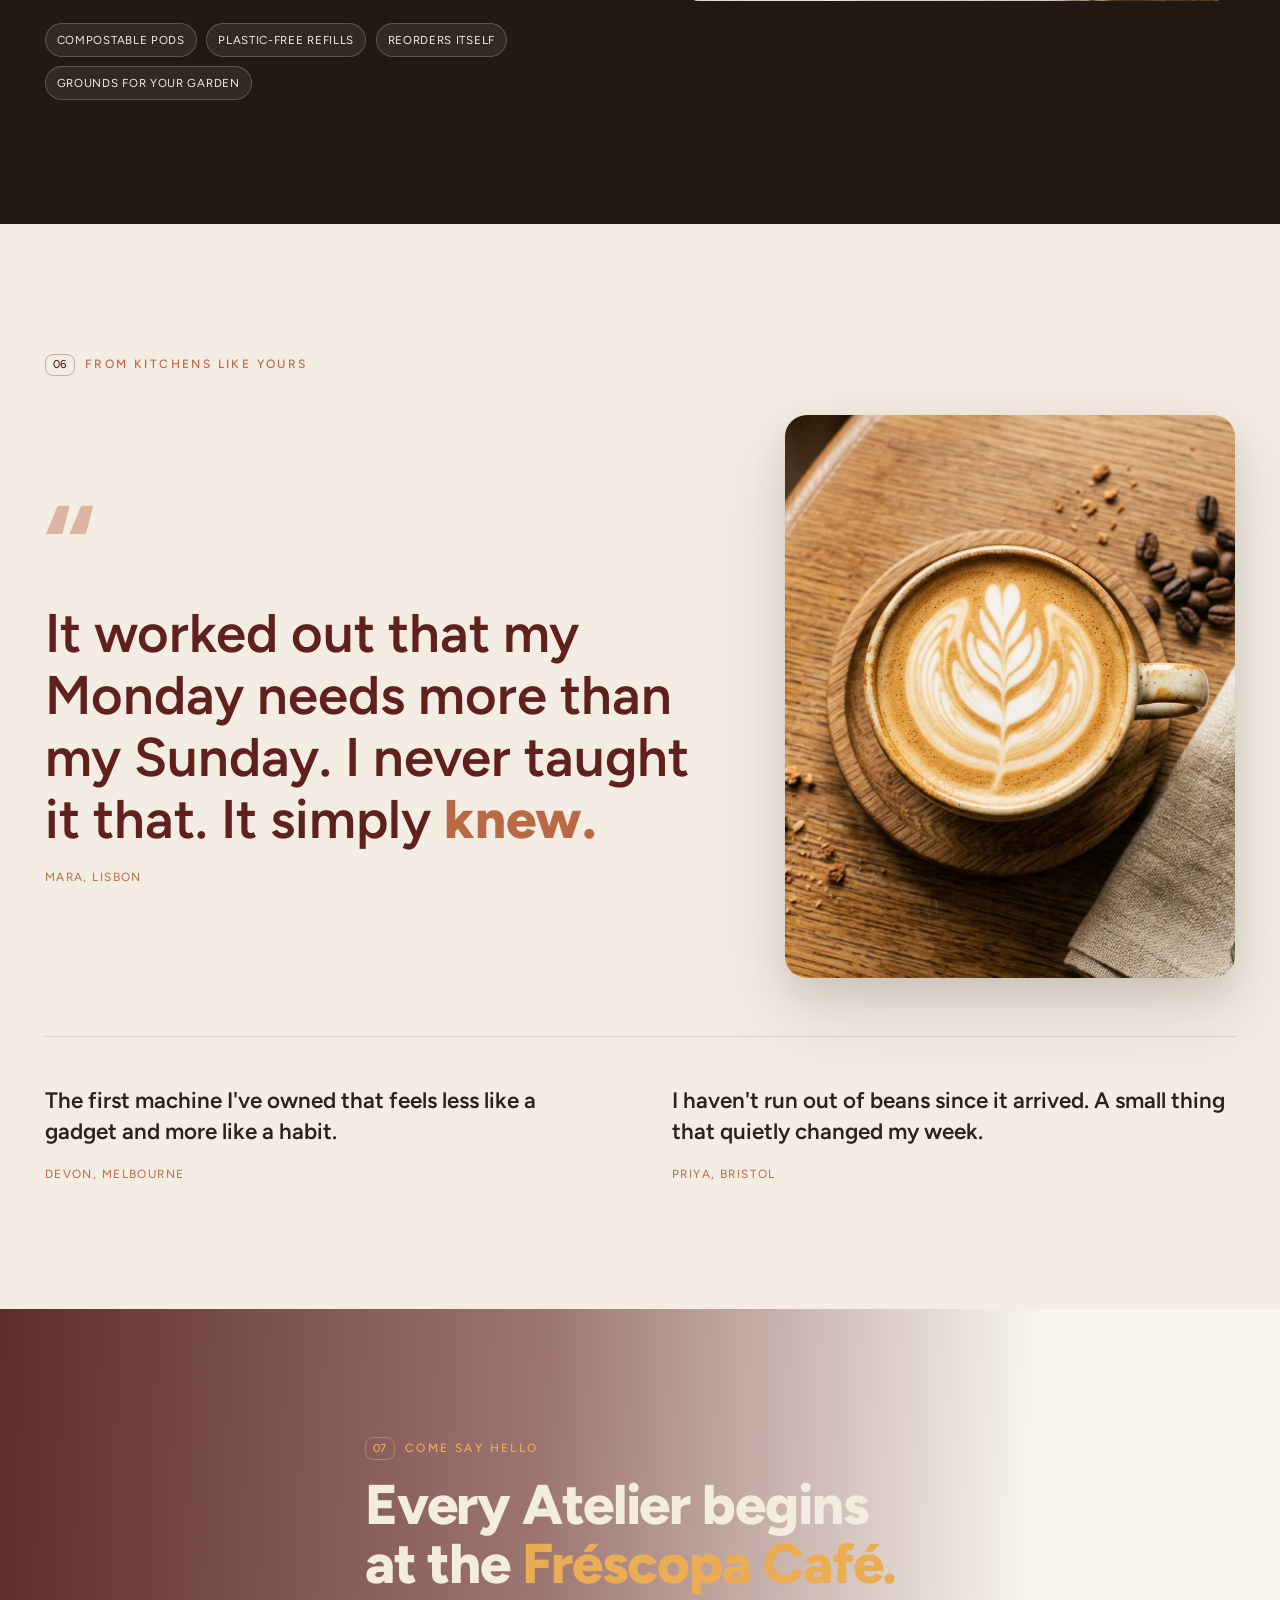
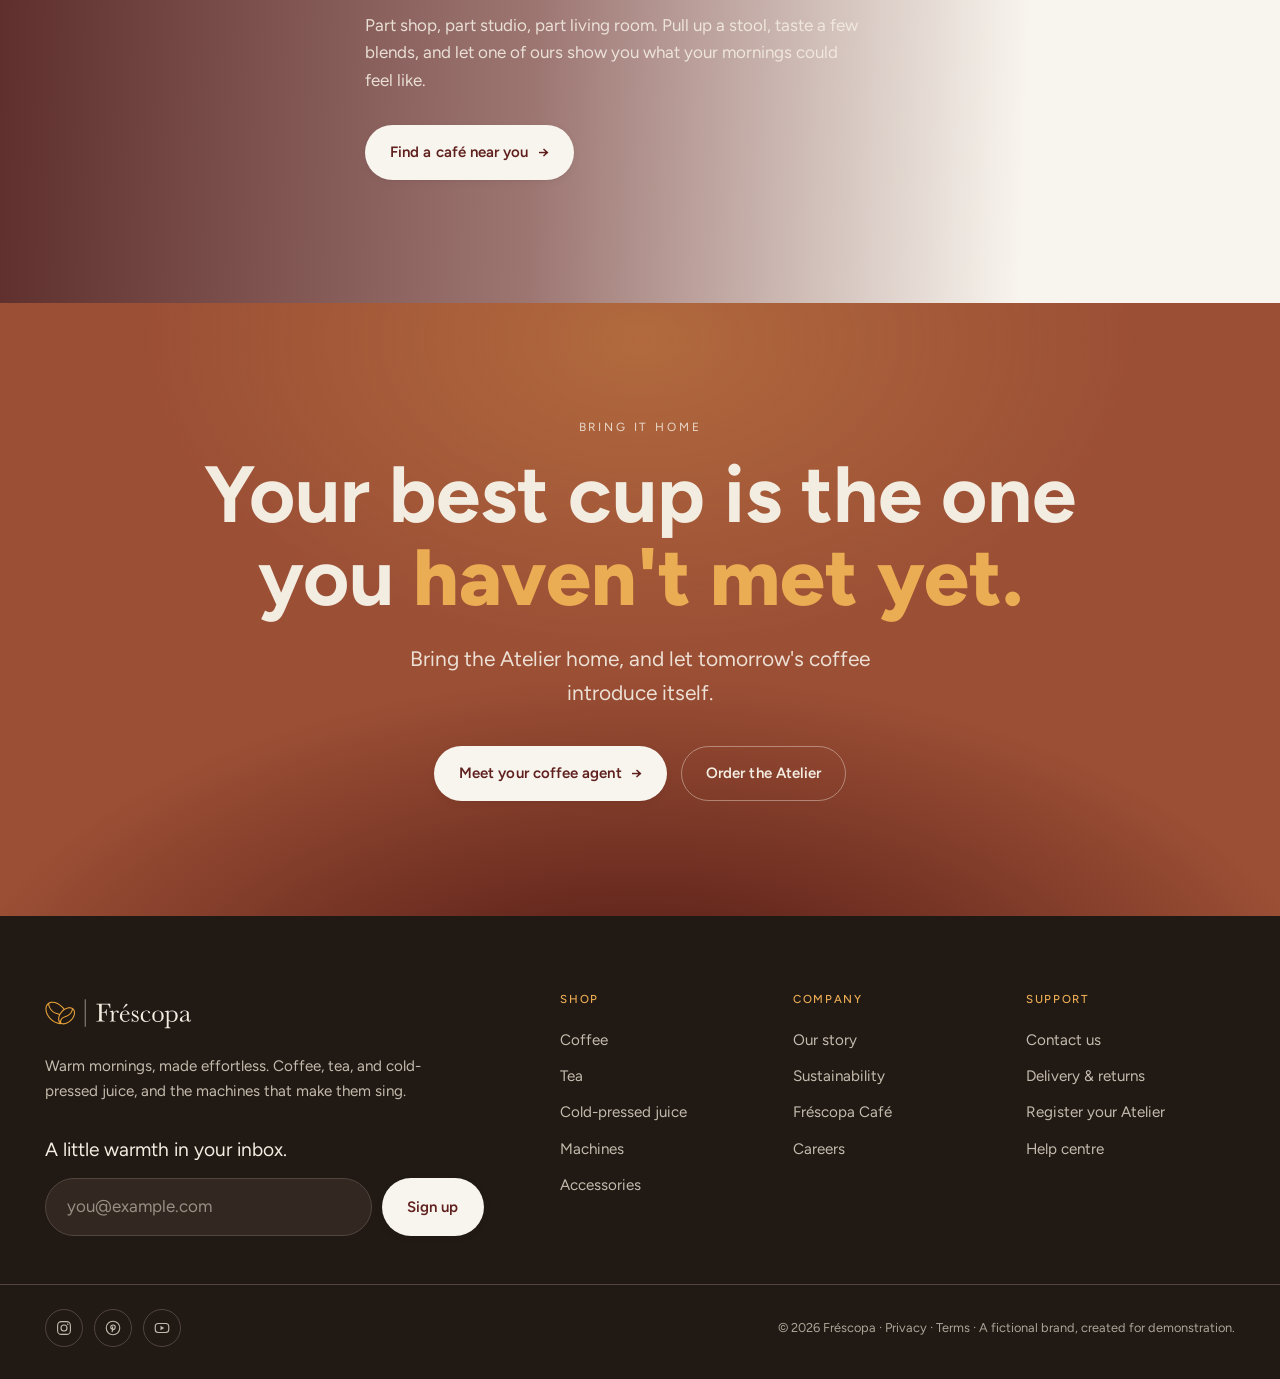
<file: directions/03-craft-current/index.html>
<!DOCTYPE html>
<html lang="en">
<head>
  <meta charset="UTF-8" />
  <meta name="viewport" content="width=device-width, initial-scale=1.0" />
  <title>Fréscopa Atelier — Every morning, perfected.</title>
  <meta name="description" content="The first Fréscopa coffee machine with a feel for your mornings. It learns your taste, matches your mood, and quietly takes care of the rest." />
  <link rel="icon" href="data:image/svg+xml,%3Csvg xmlns='http://www.w3.org/2000/svg' viewBox='0 0 32 32'%3E%3Crect width='32' height='32' rx='7' fill='%235b1c22'/%3E%3Cpath d='M11 9c4 0 8 3 8 8s-4 6-8 6' fill='none' stroke='%23eaa33a' stroke-width='3' stroke-linecap='round'/%3E%3C/svg%3E" />
  <link rel="preconnect" href="https://fonts.googleapis.com" />
  <link rel="preconnect" href="https://fonts.gstatic.com" crossorigin />
  <link href="https://fonts.googleapis.com/css2?family=Figtree:wght@400;500;600;700;800;900&display=swap" rel="stylesheet" />
  <link rel="stylesheet" href="../../shared/tokens.css" />
  <link rel="stylesheet" href="./craft.css" />
  <script defer src="../../shared/flavor-dna.js"></script>
  <script defer src="../../shared/app.js"></script>
</head>
<body class="craft">
  <a class="skip-link" href="#main">Skip to content</a>

  <!-- ============ HEADER ============ -->
  <header class="header" data-header>
    <div class="container container--wide header__inner">
      <a class="header__brand" href="#top" aria-label="Fréscopa home">
        <img class="header__logo" src="../../assets/frescopa-logo-light.svg" alt="Fréscopa" width="150" height="40" />
      </a>

      <nav class="nav" data-nav aria-label="Primary">
        <a href="#learn">Coffee</a>
        <a href="#mood">Machines</a>
        <a href="#feed">Accessories</a>
        <a href="#cafe">Discover</a>
      </nav>

      <div class="header__utils">
        <button class="iconbtn" aria-label="Search">
          <svg viewBox="0 0 24 24" width="20" height="20" fill="none" stroke="currentColor" stroke-width="1.6"><circle cx="11" cy="11" r="7"/><path d="m20 20-3.2-3.2" stroke-linecap="round"/></svg>
        </button>
        <button class="iconbtn" aria-label="Account">
          <svg viewBox="0 0 24 24" width="20" height="20" fill="none" stroke="currentColor" stroke-width="1.6"><circle cx="12" cy="8" r="4"/><path d="M5 20c0-3.6 3.1-6 7-6s7 2.4 7 6" stroke-linecap="round"/></svg>
        </button>
        <button class="iconbtn iconbtn--cart" aria-label="Cart, 0 items">
          <svg viewBox="0 0 24 24" width="20" height="20" fill="none" stroke="currentColor" stroke-width="1.6"><path d="M6 8h12l-1 11H7L6 8Z"/><path d="M9 8a3 3 0 0 1 6 0" stroke-linecap="round"/></svg>
        </button>
        <button class="nav-toggle" data-nav-toggle aria-label="Menu" aria-expanded="false" aria-controls="primary-nav">
          <span></span><span></span>
        </button>
      </div>
    </div>
  </header>

  <main id="main">

    <!-- ============ HERO — MAGAZINE COVER ============ -->
    <section class="hero" id="top">
      <div class="hero__media">
        <img src="../../assets/images/hero-machine.jpg" alt="The Fréscopa Atelier on a sunlit counter, steam curling from a freshly pulled cup." width="1408" height="768" fetchpriority="high" data-parallax="16" />
      </div>
      <div class="hero__scrim" aria-hidden="true"></div>

      <div class="hero__inner">
        <div class="hero__mast">
          <span class="hero__mast-l">Fréscopa Atelier</span>
          <span class="hero__mast-r">No. 01</span>
        </div>

        <div class="hero__text">
          <p class="hero__index"><span class="hero__index-n">01</span> Ritual meets intelligence</p>
          <h1 class="hero__title">
            <span class="hero__title-1">Every</span>
            <span class="hero__title-2">morning,</span>
            <em class="hero__title-3">perfected.</em>
          </h1>
          <p class="hero__lead">The first Fréscopa machine with a feel for your mornings. It learns what you love, softens or sharpens to match your mood, and quietly takes care of the rest. Barista craft, kept warm by a little intelligence.</p>
          <div class="hero__actions">
            <a class="btn btn--terracotta" href="#learn">Meet your coffee agent <span class="arrow" aria-hidden="true">→</span></a>
            <a class="btn btn--ghost btn--on-dark" href="#feed">Explore taste profiles</a>
          </div>
        </div>

        <div class="hero__foot">
          <ul class="hero__coverlines">
            <li>Flavour DNA</li>
            <li>Mood-aware brewing</li>
            <li>Kind by design</li>
          </ul>
          <a class="hero__scroll" href="#intro" aria-label="Scroll to explore">
            <span>Scroll</span>
            <svg viewBox="0 0 24 24" width="16" height="16" fill="none" stroke="currentColor" stroke-width="1.6"><path d="M12 5v14M6 13l6 6 6-6" stroke-linecap="round" stroke-linejoin="round"/></svg>
          </a>
        </div>
      </div>
    </section>

    <!-- ============ 01 · POSITIONING ============ -->
    <section class="intro" id="intro">
      <div class="container container--wide intro__grid">
        <div class="intro__media reveal">
          <figure class="frame frame--tall frame--hover-video" data-hover-video>
            <img src="../../assets/images/dial-detail.jpg" alt="A close look at the Atelier's warm brass dial, softened by daily use." width="1408" height="768" loading="lazy" />
            <video src="../../assets/video/dialcloseup.mp4" muted loop playsinline preload="auto" aria-hidden="true"></video>
          </figure>
          <span class="frame__tag">Made to be touched</span>
        </div>

        <div class="intro__copy">
          <p class="kicker reveal"><span class="kicker__n">01</span> Ritual, meet intelligence</p>
          <h2 class="intro__statement reveal" style="--reveal-delay:.06s">Barista craft, <em>with a mind<br />of its own.</em></h2>
          <p class="intro__body reveal" style="--reveal-delay:.12s">For a hundred mornings, the Atelier watches how you like your cup, then makes it that way without being asked. No apps to fuss over, no settings to memorise. Just coffee that feels like it knows you, because, cup by cup, it has come to.</p>
          <a class="link reveal" href="#learn" style="--reveal-delay:.18s">See how it learns <span class="arrow" aria-hidden="true">→</span></a>
        </div>
      </div>
    </section>

    <!-- ============ 02 · FLAVOUR DNA (signature, drenched charcoal) ============ -->
    <section class="learn" id="learn">
      <span class="bignum" aria-hidden="true">02</span>
      <div class="container container--wide">
        <header class="learn__head reveal">
          <p class="kicker kicker--dark"><span class="kicker__n">02</span> How it learns you</p>
          <h2 class="learn__title">Your taste, drawn one cup <em>at a time.</em></h2>
          <p class="lede lede--dark">Every cup teaches the Atelier a little more: how strong, how sweet, how you like your mornings to feel. We call the picture it builds your flavour DNA. Watch it shift as the day, and your mood, changes.</p>
        </header>

        <div class="dna reveal" data-flavor-dna data-default="weekday" data-autocycle style="--reveal-delay:.08s">
          <div class="dna__stage">
            <svg data-dna-svg></svg>
          </div>
          <div class="dna__side">
            <div class="dna__readout">
              <h4 data-flavor-title>The weekday cup</h4>
              <p data-flavor-note></p>
            </div>
            <div class="dna__controls" role="group" aria-label="Choose a taste profile">
              <button data-profile="weekday" class="dna__btn">Weekday</button>
              <button data-profile="sunday" class="dna__btn">Slow Sunday</button>
              <button data-profile="evening" class="dna__btn">After dinner</button>
            </div>
            <ul class="learn__points">
              <li>
                <span class="learn__pt-label">Remembered</span>
                <span class="learn__pt-text">It keeps what you love, and quietly lets go of what you don't.</span>
              </li>
              <li>
                <span class="learn__pt-label">Adaptive</span>
                <span class="learn__pt-text">Bolder before a long day, gentler when there is time to linger.</span>
              </li>
              <li>
                <span class="learn__pt-label">Yours everywhere</span>
                <span class="learn__pt-text">Your profile travels with you, so any Atelier pours it just right.</span>
              </li>
            </ul>
          </div>
        </div>
      </div>
    </section>

    <!-- ============ 03 · MOOD-AWARE BREWING ============ -->
    <section class="mood" id="mood">
      <div class="container container--wide mood__grid">
        <div class="mood__copy reveal">
          <p class="kicker"><span class="kicker__n">03</span> Mood-aware brewing</p>
          <h2 class="mood__title">It reads the room. <em>And the calendar.</em></h2>
          <p class="lede">A packed Monday, an early flight, a slow Sunday with nowhere to be. The Atelier looks at what's ahead and adjusts, so the cup in your hand always suits the morning you're actually having.</p>
          <p class="mood__hint">Tap a day to see what it would pour.</p>
        </div>

        <div class="mood__panel-wrap reveal" style="--reveal-delay:.1s">
          <figure class="frame mood__figure">
            <img src="../../assets/images/ritual-lifestyle.jpg" alt="A slow morning at the kitchen table, two hands wrapped around a warm cup." width="1408" height="768" loading="lazy" />
          </figure>

          <div class="cal-card" data-calendar data-autocycle>
            <div class="cal">
              <div class="cal__head">
                <span class="cal__month">March</span>
                <span class="cal__year">2026</span>
              </div>
              <div class="cal__grid" role="group" aria-label="Days of the week">
                <span class="cal__dow">M</span><span class="cal__dow">T</span><span class="cal__dow">W</span>
                <span class="cal__dow">T</span><span class="cal__dow">F</span><span class="cal__dow">S</span><span class="cal__dow">S</span>
                <button class="cal__day" data-day data-brew-tag="Bolder" data-brew-title="Extra shot, no fuss" data-brew-note="A full day ahead, so a bolder, quicker cup to meet it.">2</button>
                <span class="cal__day cal__day--muted">3</span>
                <button class="cal__day is-active" data-day data-brew-tag="Balanced" data-brew-title="The everyday pour" data-brew-note="A steady, even morning calls for your house blend, just the way you like it.">4</button>
                <span class="cal__day cal__day--muted">5</span>
                <button class="cal__day" data-day data-brew-tag="Bright" data-brew-title="A lighter start" data-brew-note="Something brighter and softer to ease into a shorter week.">6</button>
                <button class="cal__day" data-day data-brew-tag="Gentle" data-brew-title="The lingering cup" data-brew-note="Nowhere to be. Rounder, sweeter, made to be sipped slowly.">7</button>
                <span class="cal__day cal__day--muted">8</span>
              </div>
            </div>
            <div class="brew" data-brew>
              <span class="brew__tag" data-brew-tag>Balanced</span>
              <h4 class="brew__title" data-brew-title>The everyday pour</h4>
              <p class="brew__note" data-brew-note>A steady, even morning calls for your house blend, just the way you like it.</p>
            </div>
          </div>
        </div>
      </div>
    </section>

    <!-- ============ 04 · WEEKLY SUGGESTIONS (editorial arrangement) ============ -->
    <section class="feed" id="feed">
      <div class="container container--wide">
        <div class="feed__head reveal">
          <div class="feed__head-l">
            <p class="kicker"><span class="kicker__n">04</span> This week, for you</p>
            <h2 class="feed__title">New favourites, <em>found for you.</em></h2>
          </div>
          <p class="feed__intro">A short list worth trying, drawn from what you already love and where you might like to wander. Coffee, tea, and cold-pressed juice, all in the same trusted hands.</p>
        </div>

        <div class="feed__grid">
          <article class="card card--feature reveal">
            <div class="card__media">
              <img src="../../assets/images/espresso-pour.jpg" alt="A double shot of espresso pouring into a warm glass." width="1408" height="768" loading="lazy" />
              <span class="card__cat">Coffee</span>
            </div>
            <div class="card__body">
              <p class="card__kicker">Pick of the week</p>
              <h3 class="card__title">The house pour</h3>
              <p class="card__note">Our everyday blend, coaxed a little rounder for the season. The one you'll reach for on autopilot, morning after morning.</p>
              <div class="card__foot">
                <span class="card__price">£14</span>
                <button class="link link--sm link--on-dark">Add to cart <span class="arrow" aria-hidden="true">→</span></button>
              </div>
            </div>
          </article>

          <article class="card reveal" style="--reveal-delay:.1s">
            <div class="card__media">
              <img src="../../assets/images/tea-moment.jpg" alt="A glass of amber tea beside loose leaves in soft afternoon light." width="1408" height="768" loading="lazy" />
              <span class="card__cat">Tea</span>
            </div>
            <div class="card__body">
              <h3 class="card__title">Honeybush &amp; orange peel</h3>
              <p class="card__note">Caffeine-free, and quietly sweet. Made for the afternoons that ask you to slow down a little.</p>
              <div class="card__foot">
                <span class="card__price">£11</span>
                <button class="link link--sm">Add to cart <span class="arrow" aria-hidden="true">→</span></button>
              </div>
            </div>
          </article>

          <article class="card reveal" style="--reveal-delay:.2s">
            <div class="card__media">
              <img src="../../assets/images/citrus-juice.jpg" alt="A glass of cold-pressed citrus, bright with orange and grapefruit." width="1408" height="768" loading="lazy" />
              <span class="card__cat">Juice</span>
            </div>
            <div class="card__body">
              <h3 class="card__title">Cold-pressed citrus</h3>
              <p class="card__note">Three oranges, one grapefruit, and a whisper of ginger. Bright enough to wake a room.</p>
              <div class="card__foot">
                <span class="card__price">£8</span>
                <button class="link link--sm">Add to cart <span class="arrow" aria-hidden="true">→</span></button>
              </div>
            </div>
          </article>
        </div>
      </div>
    </section>

    <!-- ============ 05 · SUSTAINABILITY (drenched charcoal) ============ -->
    <section class="sustain">
      <span class="bignum bignum--right" aria-hidden="true">05</span>
      <div class="container container--wide sustain__grid">
        <div class="sustain__copy reveal">
          <p class="kicker kicker--dark"><span class="kicker__n">05</span> Kind by design</p>
          <h2 class="sustain__title">Nothing wasted, right down <em>to the grounds.</em></h2>
          <p class="lede lede--dark">The Atelier keeps an eye on your beans and reorders before you run low, in packaging that returns to the earth as easily as it arrived. It even bags the spent grounds, ready for the garden.</p>
          <ul class="chips">
            <li>Compostable pods</li>
            <li>Plastic-free refills</li>
            <li>Reorders itself</li>
            <li>Grounds for your garden</li>
          </ul>
        </div>
        <div class="sustain__media reveal" style="--reveal-delay:.1s">
          <figure class="frame">
            <img src="../../assets/images/sustainability.jpg" alt="A compostable kraft coffee bag beside fresh grounds and a sprig of green on pale stone." width="1408" height="768" loading="lazy" />
          </figure>
        </div>
      </div>
    </section>

    <!-- ============ 06 · TESTIMONIALS ============ -->
    <section class="voices">
      <div class="container container--wide">
        <p class="kicker reveal"><span class="kicker__n">06</span> From kitchens like yours</p>
        <div class="voices__grid">
          <blockquote class="voices__lead reveal" style="--reveal-delay:.06s">
            <p>It worked out that my Monday needs more than my Sunday. I never taught it that. It simply <em>knew.</em></p>
            <cite>Mara, Lisbon</cite>
          </blockquote>
          <figure class="frame voices__figure reveal" style="--reveal-delay:.12s">
            <img src="../../assets/images/latte-art.jpg" alt="A flat white with a leaf traced in the foam, resting on a wooden table." width="1408" height="768" loading="lazy" />
          </figure>
        </div>

        <div class="voices__more">
          <blockquote class="voices__item reveal">
            <p>The first machine I've owned that feels less like a gadget and more like a habit.</p>
            <cite>Devon, Melbourne</cite>
          </blockquote>
          <blockquote class="voices__item reveal" style="--reveal-delay:.1s">
            <p>I haven't run out of beans since it arrived. A small thing that quietly changed my week.</p>
            <cite>Priya, Bristol</cite>
          </blockquote>
        </div>
      </div>
    </section>

    <!-- ============ 07 · CAFÉ BAND ============ -->
    <section class="cafe" id="cafe">
      <div class="cafe__media">
        <img src="../../assets/images/cafe-interior.jpg" alt="The warm interior of a Fréscopa Café at golden hour, full of plants and wooden tables." width="1408" height="768" loading="lazy" data-parallax="14" />
        <div class="cafe__scrim" aria-hidden="true"></div>
      </div>
      <div class="container container--wide cafe__inner reveal">
        <p class="kicker kicker--dark"><span class="kicker__n">07</span> Come say hello</p>
        <h2 class="cafe__title">Every Atelier begins at the <em>Fréscopa Café.</em></h2>
        <p class="cafe__body">Part shop, part studio, part living room. Pull up a stool, taste a few blends, and let one of ours show you what your mornings could feel like.</p>
        <a class="btn btn--cream" href="#">Find a café near you <span class="arrow" aria-hidden="true">→</span></a>
      </div>
    </section>

    <!-- ============ CLOSING CTA (drenched terracotta) ============ -->
    <section class="cta">
      <div class="container cta__inner">
        <p class="cta__eyebrow reveal">Bring it home</p>
        <p class="cta__promise reveal" style="--reveal-delay:.06s">Your best cup is the one you <em>haven't met yet.</em></p>
        <p class="cta__sub reveal" style="--reveal-delay:.12s">Bring the Atelier home, and let tomorrow's coffee introduce itself.</p>
        <div class="cta__actions reveal" style="--reveal-delay:.18s">
          <a class="btn btn--cream" href="#">Meet your coffee agent <span class="arrow" aria-hidden="true">→</span></a>
          <a class="btn btn--ghost btn--on-dark" href="#">Order the Atelier</a>
        </div>
      </div>
    </section>
  </main>

  <!-- ============ FOOTER ============ -->
  <footer class="footer">
    <div class="container container--wide footer__inner">
      <div class="footer__brand">
        <img class="footer__logo" src="../../assets/frescopa-logo-light.svg" alt="Fréscopa" width="168" height="45" />
        <p class="footer__tag">Warm mornings, made effortless. Coffee, tea, and cold-pressed juice, and the machines that make them sing.</p>
        <form class="signup" action="#" onsubmit="return false">
          <label class="signup__label" for="email">A little warmth in your inbox.</label>
          <div class="signup__row">
            <input id="email" class="signup__input" type="email" placeholder="you@example.com" autocomplete="email" />
            <button class="btn btn--cream" type="submit">Sign up</button>
          </div>
        </form>
      </div>

      <nav class="footer__cols" aria-label="Footer">
        <div class="footer__col">
          <h3>Shop</h3>
          <a href="#">Coffee</a>
          <a href="#">Tea</a>
          <a href="#">Cold-pressed juice</a>
          <a href="#">Machines</a>
          <a href="#">Accessories</a>
        </div>
        <div class="footer__col">
          <h3>Company</h3>
          <a href="#">Our story</a>
          <a href="#">Sustainability</a>
          <a href="#">Fréscopa Café</a>
          <a href="#">Careers</a>
        </div>
        <div class="footer__col">
          <h3>Support</h3>
          <a href="#">Contact us</a>
          <a href="#">Delivery &amp; returns</a>
          <a href="#">Register your Atelier</a>
          <a href="#">Help centre</a>
        </div>
      </nav>
    </div>

    <div class="container container--wide footer__legal">
      <div class="footer__social">
        <a href="#" aria-label="Instagram"><svg viewBox="0 0 24 24" width="18" height="18" fill="none" stroke="currentColor" stroke-width="1.5"><rect x="3.5" y="3.5" width="17" height="17" rx="5"/><circle cx="12" cy="12" r="4"/><circle cx="17" cy="7" r="1" fill="currentColor" stroke="none"/></svg></a>
        <a href="#" aria-label="Pinterest"><svg viewBox="0 0 24 24" width="18" height="18" fill="none" stroke="currentColor" stroke-width="1.5"><circle cx="12" cy="12" r="9"/><path d="M12 8c-2 0-3 1.4-3 3 0 1 .5 2 1.3 2.4M12 8c1.8 0 3 1.1 3 2.8 0 2-1.2 3.4-2.8 3.4-.8 0-1.4-.5-1.2-1.3l.6-2.4M10.8 17l1-4" stroke-linecap="round"/></svg></a>
        <a href="#" aria-label="YouTube"><svg viewBox="0 0 24 24" width="18" height="18" fill="none" stroke="currentColor" stroke-width="1.5"><rect x="3" y="6" width="18" height="12" rx="4"/><path d="m10 9 5 3-5 3V9Z" fill="currentColor" stroke="none"/></svg></a>
      </div>
      <p class="footer__meta">© <span data-year>2026</span> Fréscopa · Privacy · Terms · A fictional brand, created for demonstration.</p>
    </div>
  </footer>
</body>
</html>
</file>
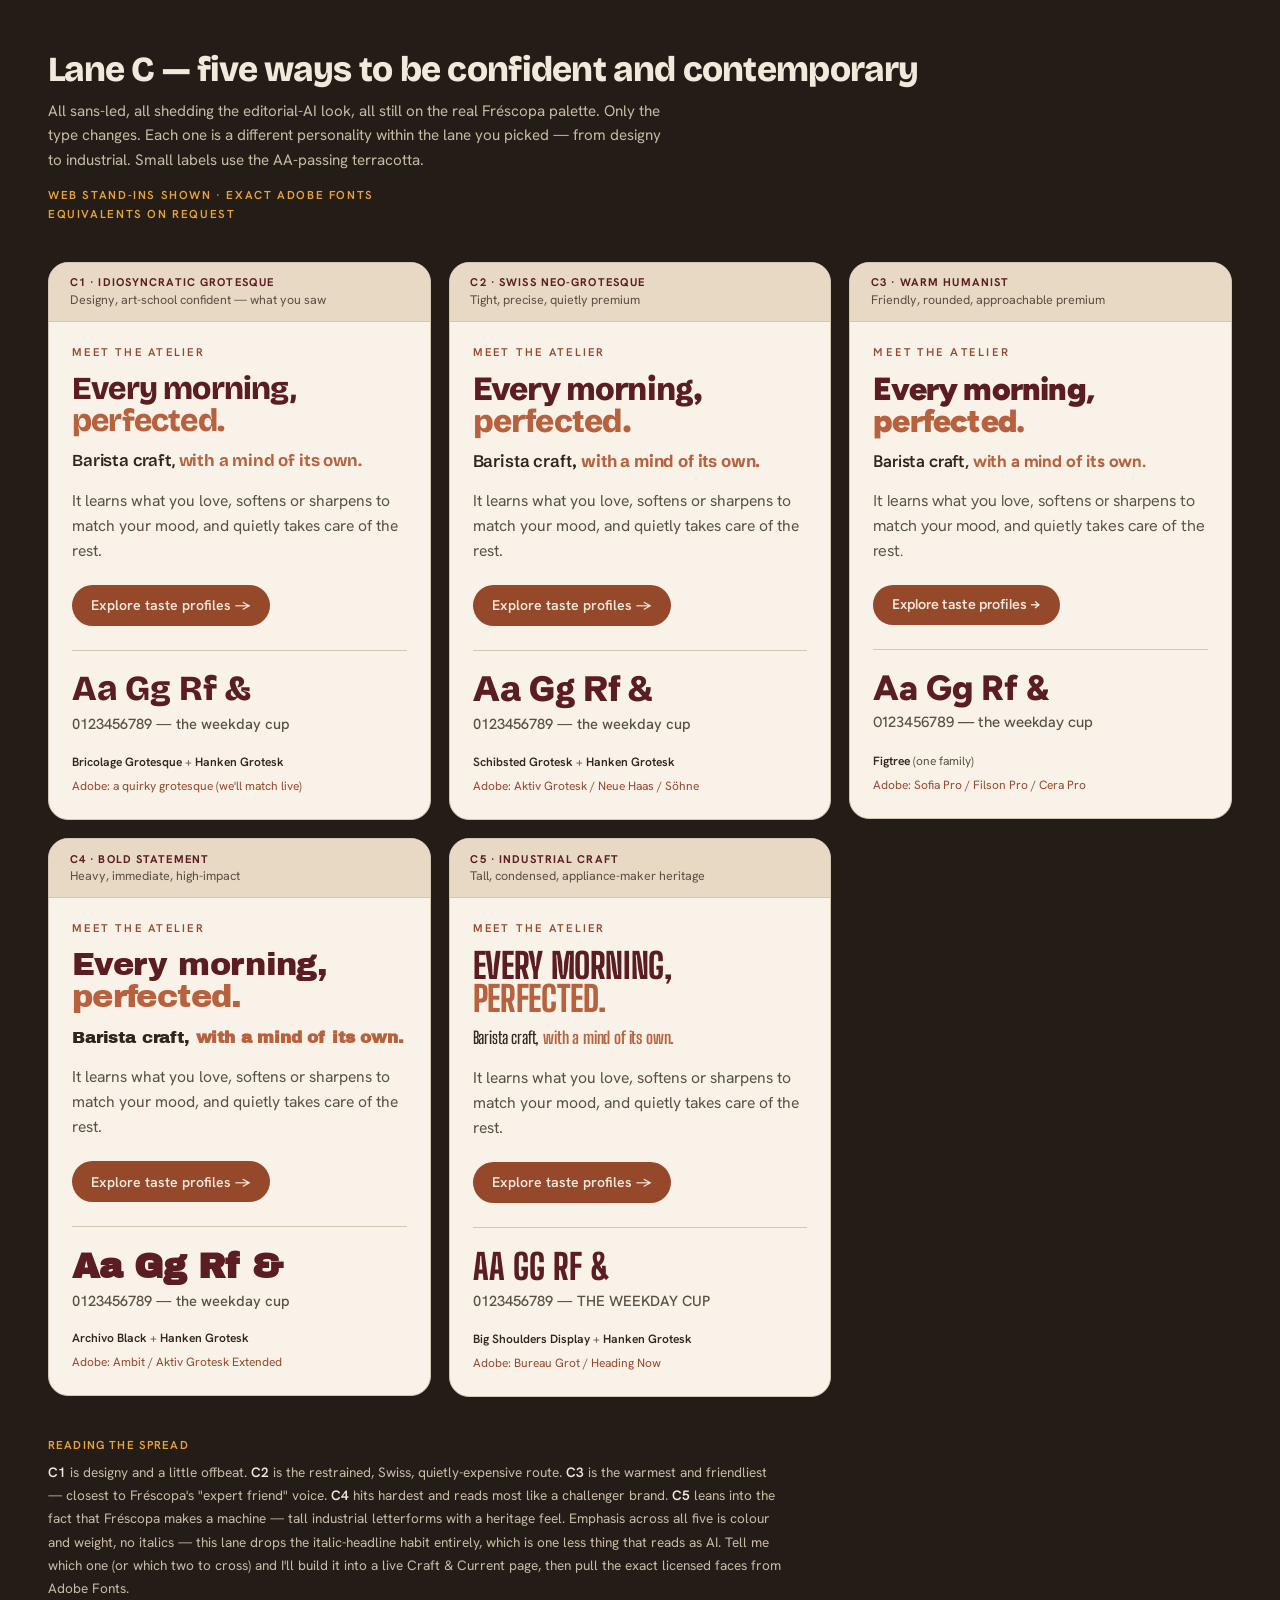
<file: explorations/type-c-variations.html>
<!DOCTYPE html>
<html lang="en">
<head>
  <meta charset="UTF-8" />
  <meta name="viewport" content="width=device-width, initial-scale=1.0" />
  <title>Fréscopa — Lane C variations (confident contemporary)</title>
  <link rel="preconnect" href="https://fonts.googleapis.com" />
  <link rel="preconnect" href="https://fonts.gstatic.com" crossorigin />
  <link href="https://fonts.googleapis.com/css2?family=Archivo+Black&family=Big+Shoulders+Display:ital,wght@0,600;0,800;1,600;1,800&family=Bricolage+Grotesque:ital,opsz,wght@0,12..96,700;0,12..96,800;1,12..96,700;1,12..96,800&family=Figtree:ital,wght@0,400;0,500;0,800;0,900;1,400;1,500;1,800;1,900&family=Hanken+Grotesk:wght@400;500;600;700&family=Schibsted+Grotesk:ital,wght@0,500;0,700;0,800;1,500;1,700;1,800&display=swap" rel="stylesheet" />
  <style>
    :root{
      --burgundy:#5b1c22; --burgundy-deep:#431217; --terracotta:#b7613e;
      --terracotta-deep:#96482a; --amber:#eaa33a; --paper:#f8f2e8; --paper-2:#f1e8d8;
      --paper-3:#e7d9c3; --line:#d3c6b2; --ink:#2f271f; --ink-soft:#5b4f42;
      --charcoal:#241d17; --cream:#f1e9db;
    }
    *{box-sizing:border-box;margin:0}
    body{background:var(--charcoal);color:var(--ink);font-family:"Hanken Grotesk",system-ui,sans-serif;
      -webkit-font-smoothing:antialiased;padding:clamp(1.25rem,4vw,3rem)}
    .page{max-width:1360px;margin-inline:auto}
    .masthead{color:var(--cream);margin-bottom:clamp(1.5rem,3vw,2.5rem)}
    .masthead h1{font-family:"Bricolage Grotesque",sans-serif;font-weight:800;font-size:clamp(1.5rem,3vw,2.2rem);
      letter-spacing:-.02em;margin-bottom:.5rem}
    .masthead p{color:#c8bba6;max-width:70ch;line-height:1.6;font-size:.95rem}
    .masthead .how{margin-top:.9rem;font-family:"Hanken Grotesk",sans-serif;font-weight:600;font-size:.72rem;
      letter-spacing:.14em;text-transform:uppercase;color:var(--amber)}
    .grid{display:grid;grid-template-columns:repeat(auto-fit,minmax(300px,1fr));gap:clamp(1rem,1.4vw,1.3rem);align-items:start}
    .col{background:var(--paper);border:1px solid var(--line);border-radius:20px;overflow:hidden;
      display:flex;flex-direction:column}
    .col__tag{padding:.8rem 1.3rem;background:var(--paper-3);border-bottom:1px solid var(--line)}
    .col__tag b{font-family:"Hanken Grotesk",sans-serif;font-weight:700;font-size:.7rem;letter-spacing:.1em;
      text-transform:uppercase;color:var(--burgundy);display:block}
    .col__tag span{font-family:"Hanken Grotesk",sans-serif;font-size:.78rem;color:var(--ink-soft);display:block;margin-top:.15rem}
    .col__body{padding:clamp(1.3rem,1.8vw,1.7rem);display:flex;flex-direction:column}
    .eyebrow{font-family:var(--body);font-size:.7rem;font-weight:600;letter-spacing:.2em;
      text-transform:uppercase;color:var(--terracotta-deep)}
    .display{font-family:var(--disp);font-weight:800;line-height:1.0;letter-spacing:-.025em;
      color:var(--burgundy);font-size:clamp(2rem,2.4vw,2.7rem);margin-top:.9rem}
    .display em{font-style:normal;color:var(--terracotta)}
    .promise{font-family:var(--disp);font-weight:600;color:var(--ink);
      font-size:clamp(1.05rem,1.2vw,1.25rem);margin-top:.9rem;line-height:1.2;letter-spacing:-.01em}
    .promise em{font-style:normal;font-weight:700;color:var(--terracotta)}
    .body{font-family:var(--body);color:var(--ink-soft);line-height:1.6;font-size:.98rem;
      margin-top:1rem;max-width:40ch}
    .btn{align-self:flex-start;margin-top:1.4rem;font-family:var(--body);font-weight:600;font-size:.88rem;
      color:var(--cream);background:var(--terracotta-deep);padding:.8em 1.35em;border-radius:999px;
      text-decoration:none;display:inline-flex;gap:.5em}
    .rule{height:1px;background:var(--line);margin:1.5rem 0 0}
    .specimen{font-family:var(--disp);color:var(--burgundy);font-size:2.2rem;font-weight:800;
      letter-spacing:0;margin-top:1.3rem;line-height:1.05}
    .specimen small{display:block;font-family:var(--body);font-weight:500;font-size:.92rem;
      color:var(--ink-soft);letter-spacing:0;margin-top:.5rem}
    .credit{font-family:"Hanken Grotesk",sans-serif;font-size:.75rem;color:var(--ink-soft);
      margin-top:1.3rem;line-height:1.6}
    .credit b{color:var(--ink);font-weight:600}
    .credit .prod{color:var(--terracotta-deep);display:block;margin-top:.3rem}

    .col--c1{--disp:"Bricolage Grotesque",sans-serif;--body:"Hanken Grotesk",sans-serif}
    .col--c2{--disp:"Schibsted Grotesk",sans-serif;--body:"Hanken Grotesk",sans-serif}
    .col--c3{--disp:"Figtree",sans-serif;--body:"Figtree",sans-serif}
    .col--c3 .display{font-weight:900}
    .col--c4{--disp:"Archivo Black",sans-serif;--body:"Hanken Grotesk",sans-serif}
    .col--c4 .display{font-weight:400;letter-spacing:-.02em}
    .col--c4 .promise{font-weight:400}
    .col--c5{--disp:"Big Shoulders Display",sans-serif;--body:"Hanken Grotesk",sans-serif}
    .col--c5 .display{font-weight:800;letter-spacing:-.01em;text-transform:uppercase;line-height:.92;font-size:clamp(2.2rem,2.7vw,3.1rem)}
    .col--c5 .specimen{text-transform:uppercase}

    footer{color:#c8bba6;margin-top:clamp(1.5rem,3vw,2.5rem);font-size:.85rem;line-height:1.7;max-width:92ch}
    footer b{color:var(--cream);font-weight:600}
    footer .note{color:var(--amber);font-family:"Hanken Grotesk",sans-serif;font-weight:600;font-size:.72rem;
      letter-spacing:.1em;text-transform:uppercase;display:block;margin-bottom:.4rem}
  </style>
</head>
<body>
  <div class="page">
    <div class="masthead">
      <h1>Lane C — five ways to be confident and contemporary</h1>
      <p>All sans-led, all shedding the editorial-AI look, all still on the real Fréscopa palette. Only the type changes. Each one is a different personality within the lane you picked — from designy to industrial. Small labels use the AA-passing terracotta.</p>
      <p class="how">Web stand-ins shown · exact Adobe Fonts equivalents on request</p>
    </div>

    <div class="grid">

      <section class="col col--c1">
        <div class="col__tag"><b>C1 · Idiosyncratic grotesque</b><span>Designy, art-school confident — what you saw</span></div>
        <div class="col__body">
          <p class="eyebrow">Meet the Atelier</p>
          <h2 class="display">Every morning, <em>perfected.</em></h2>
          <p class="promise">Barista craft, <em>with a mind of its own.</em></p>
          <p class="body">It learns what you love, softens or sharpens to match your mood, and quietly takes care of the rest.</p>
          <a class="btn" href="#">Explore taste profiles →</a>
          <div class="rule"></div>
          <p class="specimen">Aa Gg Rf&nbsp;&amp;<small>0123456789 — the weekday cup</small></p>
          <p class="credit"><b>Bricolage Grotesque</b> + <b>Hanken Grotesk</b><span class="prod">Adobe: a quirky grotesque (we'll match live)</span></p>
        </div>
      </section>

      <section class="col col--c2">
        <div class="col__tag"><b>C2 · Swiss neo-grotesque</b><span>Tight, precise, quietly premium</span></div>
        <div class="col__body">
          <p class="eyebrow">Meet the Atelier</p>
          <h2 class="display">Every morning, <em>perfected.</em></h2>
          <p class="promise">Barista craft, <em>with a mind of its own.</em></p>
          <p class="body">It learns what you love, softens or sharpens to match your mood, and quietly takes care of the rest.</p>
          <a class="btn" href="#">Explore taste profiles →</a>
          <div class="rule"></div>
          <p class="specimen">Aa Gg Rf&nbsp;&amp;<small>0123456789 — the weekday cup</small></p>
          <p class="credit"><b>Schibsted Grotesk</b> + <b>Hanken Grotesk</b><span class="prod">Adobe: Aktiv Grotesk / Neue Haas / Söhne</span></p>
        </div>
      </section>

      <section class="col col--c3">
        <div class="col__tag"><b>C3 · Warm humanist</b><span>Friendly, rounded, approachable premium</span></div>
        <div class="col__body">
          <p class="eyebrow">Meet the Atelier</p>
          <h2 class="display">Every morning, <em>perfected.</em></h2>
          <p class="promise">Barista craft, <em>with a mind of its own.</em></p>
          <p class="body">It learns what you love, softens or sharpens to match your mood, and quietly takes care of the rest.</p>
          <a class="btn" href="#">Explore taste profiles →</a>
          <div class="rule"></div>
          <p class="specimen">Aa Gg Rf&nbsp;&amp;<small>0123456789 — the weekday cup</small></p>
          <p class="credit"><b>Figtree</b> (one family)<span class="prod">Adobe: Sofia Pro / Filson Pro / Cera Pro</span></p>
        </div>
      </section>

      <section class="col col--c4">
        <div class="col__tag"><b>C4 · Bold statement</b><span>Heavy, immediate, high-impact</span></div>
        <div class="col__body">
          <p class="eyebrow">Meet the Atelier</p>
          <h2 class="display">Every morning, <em>perfected.</em></h2>
          <p class="promise">Barista craft, <em>with a mind of its own.</em></p>
          <p class="body">It learns what you love, softens or sharpens to match your mood, and quietly takes care of the rest.</p>
          <a class="btn" href="#">Explore taste profiles →</a>
          <div class="rule"></div>
          <p class="specimen">Aa Gg Rf&nbsp;&amp;<small>0123456789 — the weekday cup</small></p>
          <p class="credit"><b>Archivo Black</b> + <b>Hanken Grotesk</b><span class="prod">Adobe: Ambit / Aktiv Grotesk Extended</span></p>
        </div>
      </section>

      <section class="col col--c5">
        <div class="col__tag"><b>C5 · Industrial craft</b><span>Tall, condensed, appliance-maker heritage</span></div>
        <div class="col__body">
          <p class="eyebrow">Meet the Atelier</p>
          <h2 class="display">Every morning, <em>perfected.</em></h2>
          <p class="promise">Barista craft, <em>with a mind of its own.</em></p>
          <p class="body">It learns what you love, softens or sharpens to match your mood, and quietly takes care of the rest.</p>
          <a class="btn" href="#">Explore taste profiles →</a>
          <div class="rule"></div>
          <p class="specimen">Aa Gg Rf&nbsp;&amp;<small>0123456789 — the weekday cup</small></p>
          <p class="credit"><b>Big Shoulders Display</b> + <b>Hanken Grotesk</b><span class="prod">Adobe: Bureau Grot / Heading Now</span></p>
        </div>
      </section>

    </div>

    <footer>
      <span class="note">Reading the spread</span>
      <b>C1</b> is designy and a little offbeat. <b>C2</b> is the restrained, Swiss, quietly-expensive route. <b>C3</b> is the warmest and friendliest — closest to Fréscopa's "expert friend" voice. <b>C4</b> hits hardest and reads most like a challenger brand. <b>C5</b> leans into the fact that Fréscopa makes a machine — tall industrial letterforms with a heritage feel. Emphasis across all five is colour and weight, no italics — this lane drops the italic-headline habit entirely, which is one less thing that reads as AI. Tell me which one (or which two to cross) and I'll build it into a live Craft &amp; Current page, then pull the exact licensed faces from Adobe Fonts.
    </footer>
  </div>
</body>
</html>
</file>
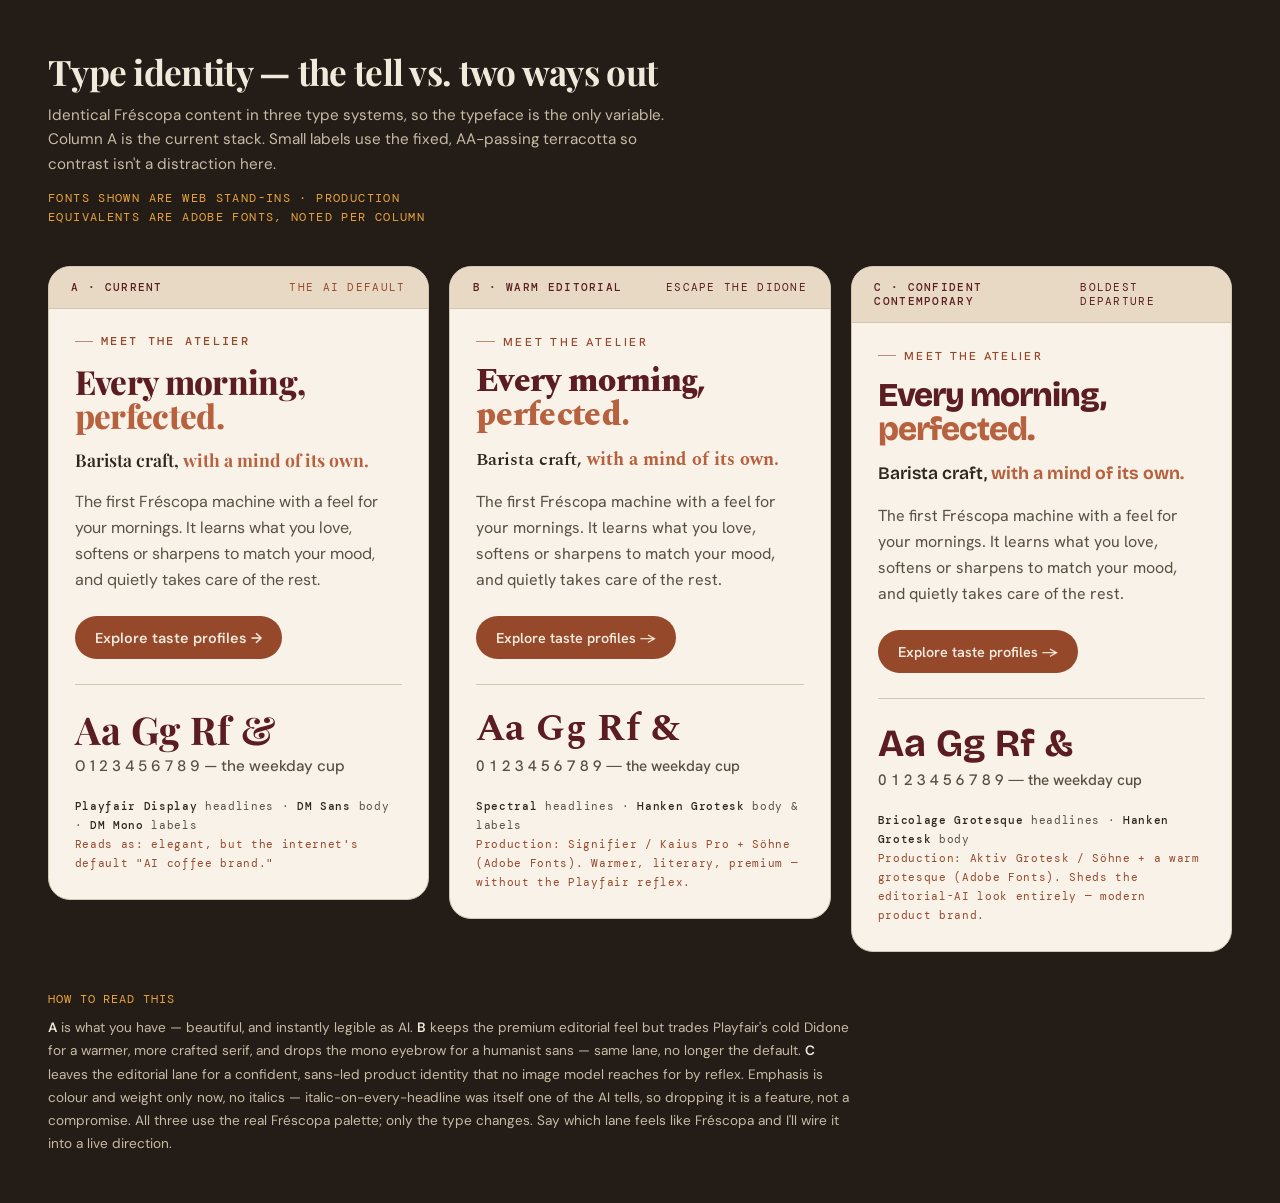
<file: explorations/type-compare.html>
<!DOCTYPE html>
<html lang="en">
<head>
  <meta charset="UTF-8" />
  <meta name="viewport" content="width=device-width, initial-scale=1.0" />
  <title>Fréscopa — Type identity, side by side</title>
  <link rel="preconnect" href="https://fonts.googleapis.com" />
  <link rel="preconnect" href="https://fonts.gstatic.com" crossorigin />
  <link href="https://fonts.googleapis.com/css2?family=Playfair+Display:ital,wght@0,600;0,700;0,800;1,600;1,700&family=DM+Sans:opsz,wght@9..40,400;9..40,500;9..40,600&family=DM+Mono:wght@400;500&family=Spectral:ital,wght@0,600;0,700;0,800;1,600;1,700&family=Hanken+Grotesk:wght@400;500;600;700&family=Bricolage+Grotesque:ital,opsz,wght@0,12..96,600;0,12..96,700;0,12..96,800;1,12..96,600;1,12..96,700;1,12..96,800&display=swap" rel="stylesheet" />
  <style>
    :root{
      --burgundy:#5b1c22; --burgundy-deep:#431217; --terracotta:#b7613e;
      --terracotta-deep:#96482a; --amber:#eaa33a; --paper:#f8f2e8; --paper-2:#f1e8d8;
      --paper-3:#e7d9c3; --line:#d3c6b2; --ink:#2f271f; --ink-soft:#5b4f42;
      --charcoal:#241d17; --cream:#f1e9db;
    }
    *{box-sizing:border-box;margin:0}
    body{background:var(--charcoal);color:var(--ink);font-family:"DM Sans",system-ui,sans-serif;
      -webkit-font-smoothing:antialiased;padding:clamp(1.25rem,4vw,3rem)}
    .page{max-width:1320px;margin-inline:auto}
    .masthead{color:var(--cream);margin-bottom:clamp(1.5rem,3vw,2.5rem)}
    .masthead h1{font-family:"Playfair Display",serif;font-weight:700;font-size:clamp(1.5rem,3vw,2.2rem);
      letter-spacing:-.02em;margin-bottom:.5rem}
    .masthead p{color:#c8bba6;max-width:64ch;line-height:1.6;font-size:.95rem}
    .masthead .how{margin-top:.9rem;font-family:"DM Mono",monospace;font-size:.72rem;letter-spacing:.12em;
      text-transform:uppercase;color:var(--amber)}
    .grid{display:grid;grid-template-columns:repeat(3,1fr);gap:clamp(1rem,1.6vw,1.4rem);align-items:start}
    @media(max-width:940px){.grid{grid-template-columns:1fr;max-width:560px;margin-inline:auto}}
    .col{background:var(--paper);border:1px solid var(--line);border-radius:22px;overflow:hidden;
      display:flex;flex-direction:column}
    .col__tag{display:flex;align-items:baseline;justify-content:space-between;gap:.6rem;
      padding:.85rem 1.4rem;background:var(--paper-3);border-bottom:1px solid var(--line);
      font-family:"DM Mono",monospace;font-size:.68rem;letter-spacing:.12em;text-transform:uppercase;color:var(--burgundy)}
    .col__tag b{font-weight:500}
    .col__flag{color:var(--terracotta-deep)}
    .col__body{padding:clamp(1.4rem,2vw,1.9rem);display:flex;flex-direction:column;gap:0}
    .eyebrow{font-family:var(--label);font-size:.72rem;font-weight:500;letter-spacing:.2em;
      text-transform:uppercase;color:var(--terracotta-deep);display:inline-flex;align-items:center;gap:.7em}
    .eyebrow::before{content:"";width:1.6em;height:1px;background:currentColor;opacity:.6}
    .display{font-family:var(--disp);font-weight:800;line-height:1.02;letter-spacing:-.02em;
      color:var(--burgundy);font-size:clamp(2rem,2.6vw,2.9rem);margin-top:1rem}
    .display em{font-style:normal;font-weight:800;color:var(--terracotta)}
    .promise{font-family:var(--disp);font-style:normal;font-weight:600;color:var(--ink);
      font-size:clamp(1.1rem,1.3vw,1.35rem);margin-top:1rem;line-height:1.25}
    .promise em{font-style:normal;font-weight:700;color:var(--terracotta)}
    .body{font-family:var(--body);color:var(--ink-soft);line-height:1.62;font-size:1rem;
      margin-top:1.1rem;max-width:42ch}
    .btn{align-self:flex-start;margin-top:1.5rem;font-family:var(--body);font-weight:600;font-size:.9rem;
      color:var(--cream);background:var(--terracotta-deep);padding:.85em 1.4em;border-radius:999px;
      text-decoration:none;display:inline-flex;gap:.5em}
    .rule{height:1px;background:var(--line);margin:1.6rem 0 0}
    .specimen{font-family:var(--disp);color:var(--burgundy);font-size:2.4rem;font-weight:700;
      letter-spacing:.01em;margin-top:1.4rem;line-height:1.1}
    .specimen small{display:block;font-family:var(--body);font-weight:500;font-size:.95rem;
      color:var(--ink-soft);letter-spacing:0;margin-top:.5rem}
    .credit{font-family:"DM Mono",monospace;font-size:.7rem;letter-spacing:.06em;color:var(--ink-soft);
      margin-top:1.4rem;line-height:1.7}
    .credit b{color:var(--ink);font-weight:500}
    .credit .prod{color:var(--terracotta-deep)}
    /* Column A — current (the tell) */
    .col--a{--disp:"Playfair Display",serif;--body:"DM Sans",sans-serif;--label:"DM Mono",monospace}
    /* Column B — warm editorial */
    .col--b{--disp:"Spectral",serif;--body:"Hanken Grotesk",sans-serif;--label:"Hanken Grotesk",sans-serif}
    .col--b .eyebrow{letter-spacing:.24em}
    /* Column C — confident contemporary */
    .col--c{--disp:"Bricolage Grotesque",sans-serif;--body:"Hanken Grotesk",sans-serif;--label:"Hanken Grotesk",sans-serif}
    .col--c .display{font-weight:800;letter-spacing:-.03em}
    footer{color:#c8bba6;margin-top:clamp(1.5rem,3vw,2.5rem);font-size:.85rem;line-height:1.7;max-width:90ch}
    footer b{color:var(--cream);font-weight:600}
    footer .note{color:var(--amber);font-family:"DM Mono",monospace;font-size:.72rem;letter-spacing:.08em;
      text-transform:uppercase;display:block;margin-bottom:.4rem}
  </style>
</head>
<body>
  <div class="page">
    <div class="masthead">
      <h1>Type identity — the tell vs. two ways out</h1>
      <p>Identical Fréscopa content in three type systems, so the typeface is the only variable. Column&nbsp;A is the current stack. Small labels use the fixed, AA-passing terracotta so contrast isn't a distraction here.</p>
      <p class="how">Fonts shown are web stand-ins · production equivalents are Adobe Fonts, noted per column</p>
    </div>

    <div class="grid">

      <section class="col col--a">
        <div class="col__tag"><b>A · Current</b><span class="col__flag">the AI default</span></div>
        <div class="col__body">
          <p class="eyebrow">Meet the Atelier</p>
          <h2 class="display">Every morning, <em>perfected.</em></h2>
          <p class="promise">Barista craft, <em>with a mind of its own.</em></p>
          <p class="body">The first Fréscopa machine with a feel for your mornings. It learns what you love, softens or sharpens to match your mood, and quietly takes care of the rest.</p>
          <a class="btn" href="#">Explore taste profiles →</a>
          <div class="rule"></div>
          <p class="specimen">Aa Gg Rf&nbsp;&amp;<small>0 1 2 3 4 5 6 7 8 9 — the weekday cup</small></p>
          <p class="credit"><b>Playfair Display</b> headlines · <b>DM Sans</b> body · <b>DM Mono</b> labels<br /><span class="prod">Reads as: elegant, but the internet's default "AI coffee brand."</span></p>
        </div>
      </section>

      <section class="col col--b">
        <div class="col__tag"><b>B · Warm editorial</b><span>escape the Didone</span></div>
        <div class="col__body">
          <p class="eyebrow">Meet the Atelier</p>
          <h2 class="display">Every morning, <em>perfected.</em></h2>
          <p class="promise">Barista craft, <em>with a mind of its own.</em></p>
          <p class="body">The first Fréscopa machine with a feel for your mornings. It learns what you love, softens or sharpens to match your mood, and quietly takes care of the rest.</p>
          <a class="btn" href="#">Explore taste profiles →</a>
          <div class="rule"></div>
          <p class="specimen">Aa Gg Rf&nbsp;&amp;<small>0 1 2 3 4 5 6 7 8 9 — the weekday cup</small></p>
          <p class="credit"><b>Spectral</b> headlines · <b>Hanken Grotesk</b> body &amp; labels<br /><span class="prod">Production: Signifier / Kaius Pro + Söhne (Adobe Fonts). Warmer, literary, premium — without the Playfair reflex.</span></p>
        </div>
      </section>

      <section class="col col--c">
        <div class="col__tag"><b>C · Confident contemporary</b><span>boldest departure</span></div>
        <div class="col__body">
          <p class="eyebrow">Meet the Atelier</p>
          <h2 class="display">Every morning, <em>perfected.</em></h2>
          <p class="promise">Barista craft, <em>with a mind of its own.</em></p>
          <p class="body">The first Fréscopa machine with a feel for your mornings. It learns what you love, softens or sharpens to match your mood, and quietly takes care of the rest.</p>
          <a class="btn" href="#">Explore taste profiles →</a>
          <div class="rule"></div>
          <p class="specimen">Aa Gg Rf&nbsp;&amp;<small>0 1 2 3 4 5 6 7 8 9 — the weekday cup</small></p>
          <p class="credit"><b>Bricolage Grotesque</b> headlines · <b>Hanken Grotesk</b> body<br /><span class="prod">Production: Aktiv Grotesk / Söhne + a warm grotesque (Adobe Fonts). Sheds the editorial-AI look entirely — modern product brand.</span></p>
        </div>
      </section>

    </div>

    <footer>
      <span class="note">How to read this</span>
      <b>A</b> is what you have — beautiful, and instantly legible as AI. <b>B</b> keeps the premium editorial feel but trades Playfair's cold Didone for a warmer, more crafted serif, and drops the mono eyebrow for a humanist sans — same lane, no longer the default. <b>C</b> leaves the editorial lane for a confident, sans-led product identity that no image model reaches for by reflex. Emphasis is colour and weight only now, no italics — italic-on-every-headline was itself one of the AI tells, so dropping it is a feature, not a compromise. All three use the real Fréscopa palette; only the type changes. Say which lane feels like Fréscopa and I'll wire it into a live direction.
    </footer>
  </div>
</body>
</html>
</file>
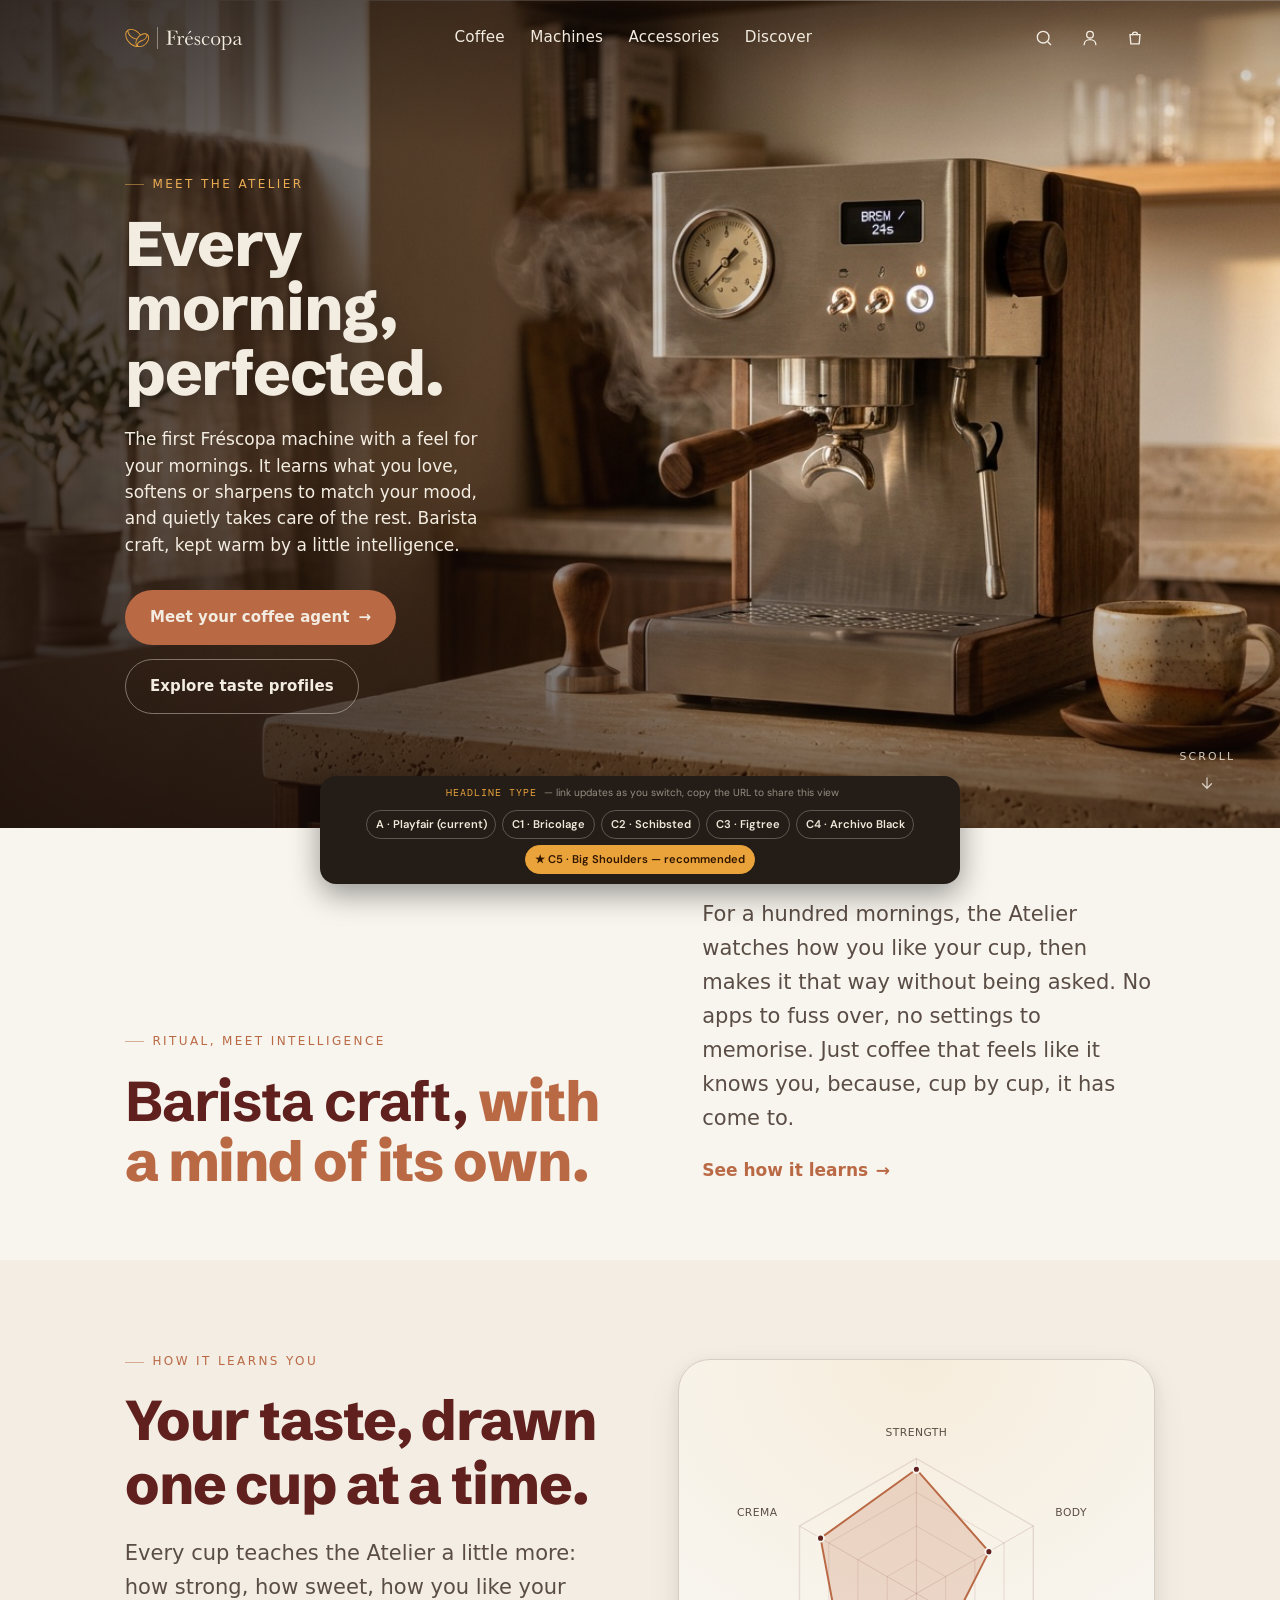
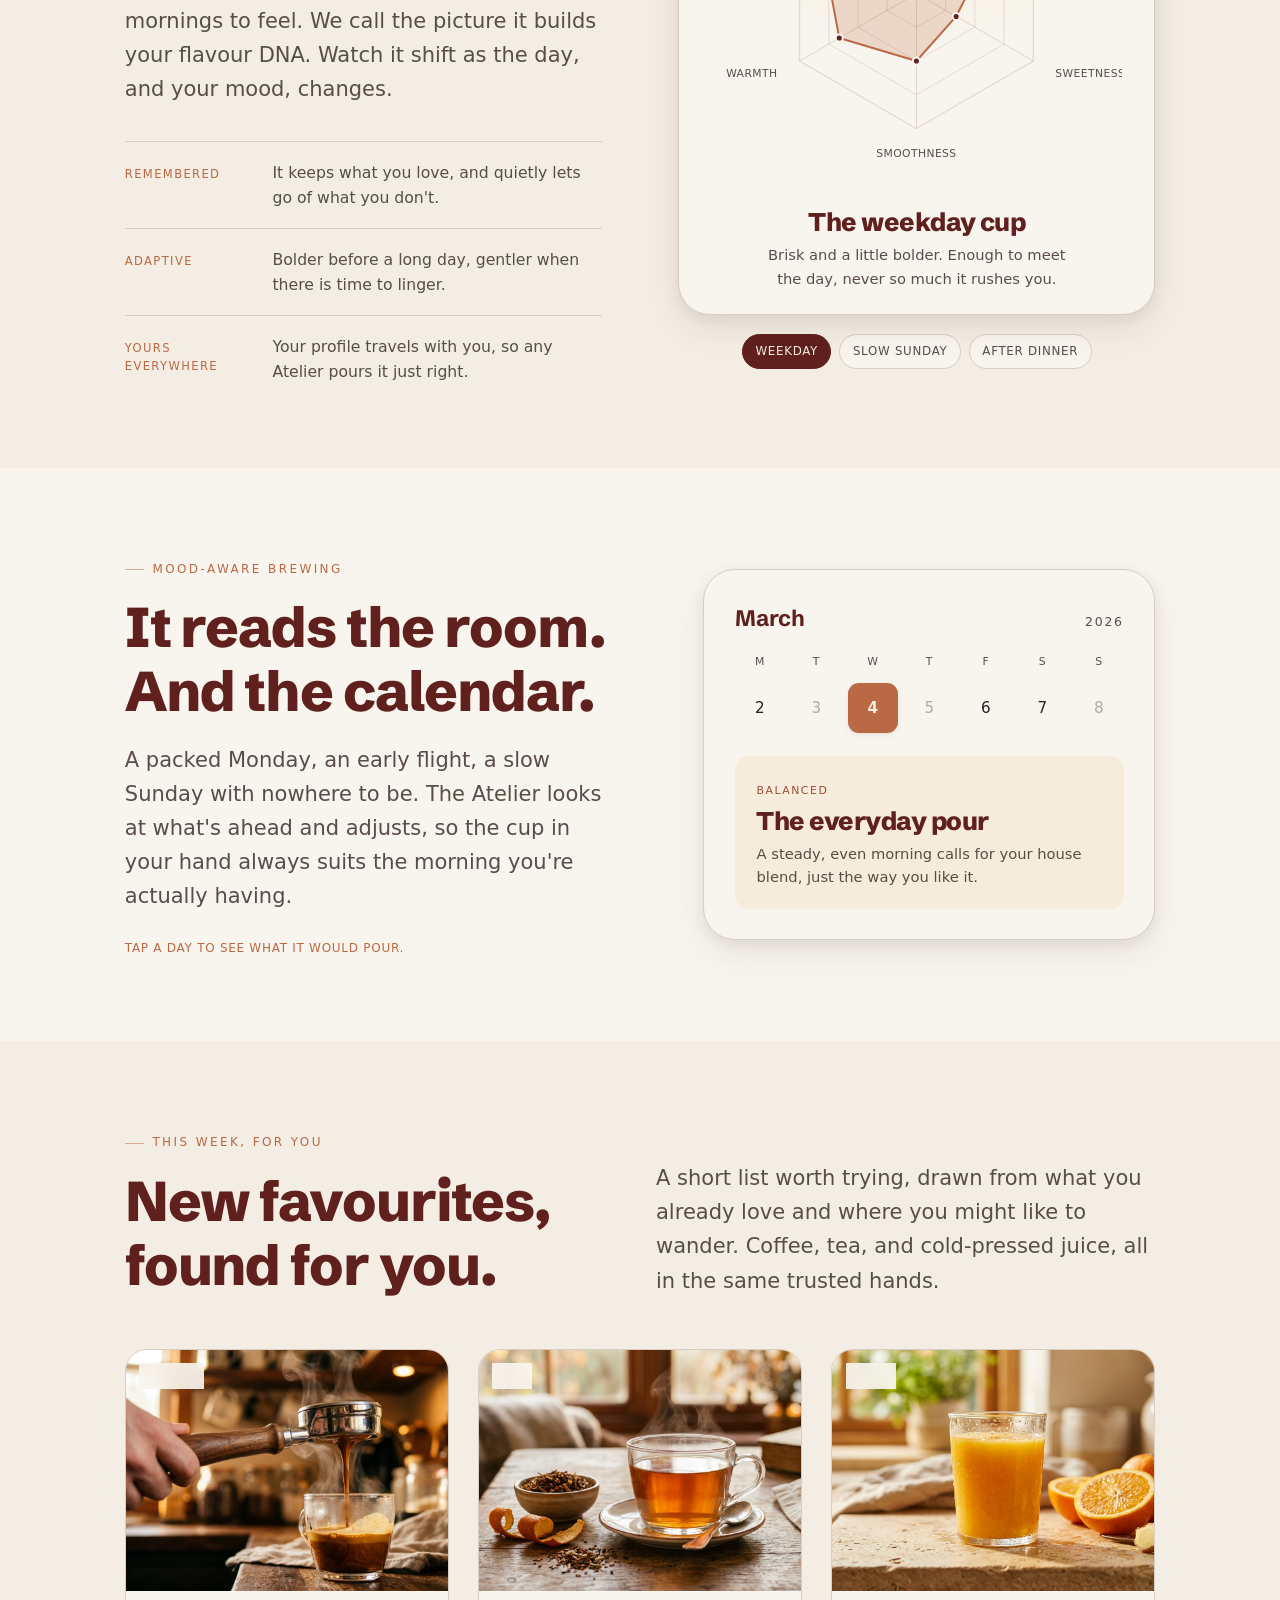
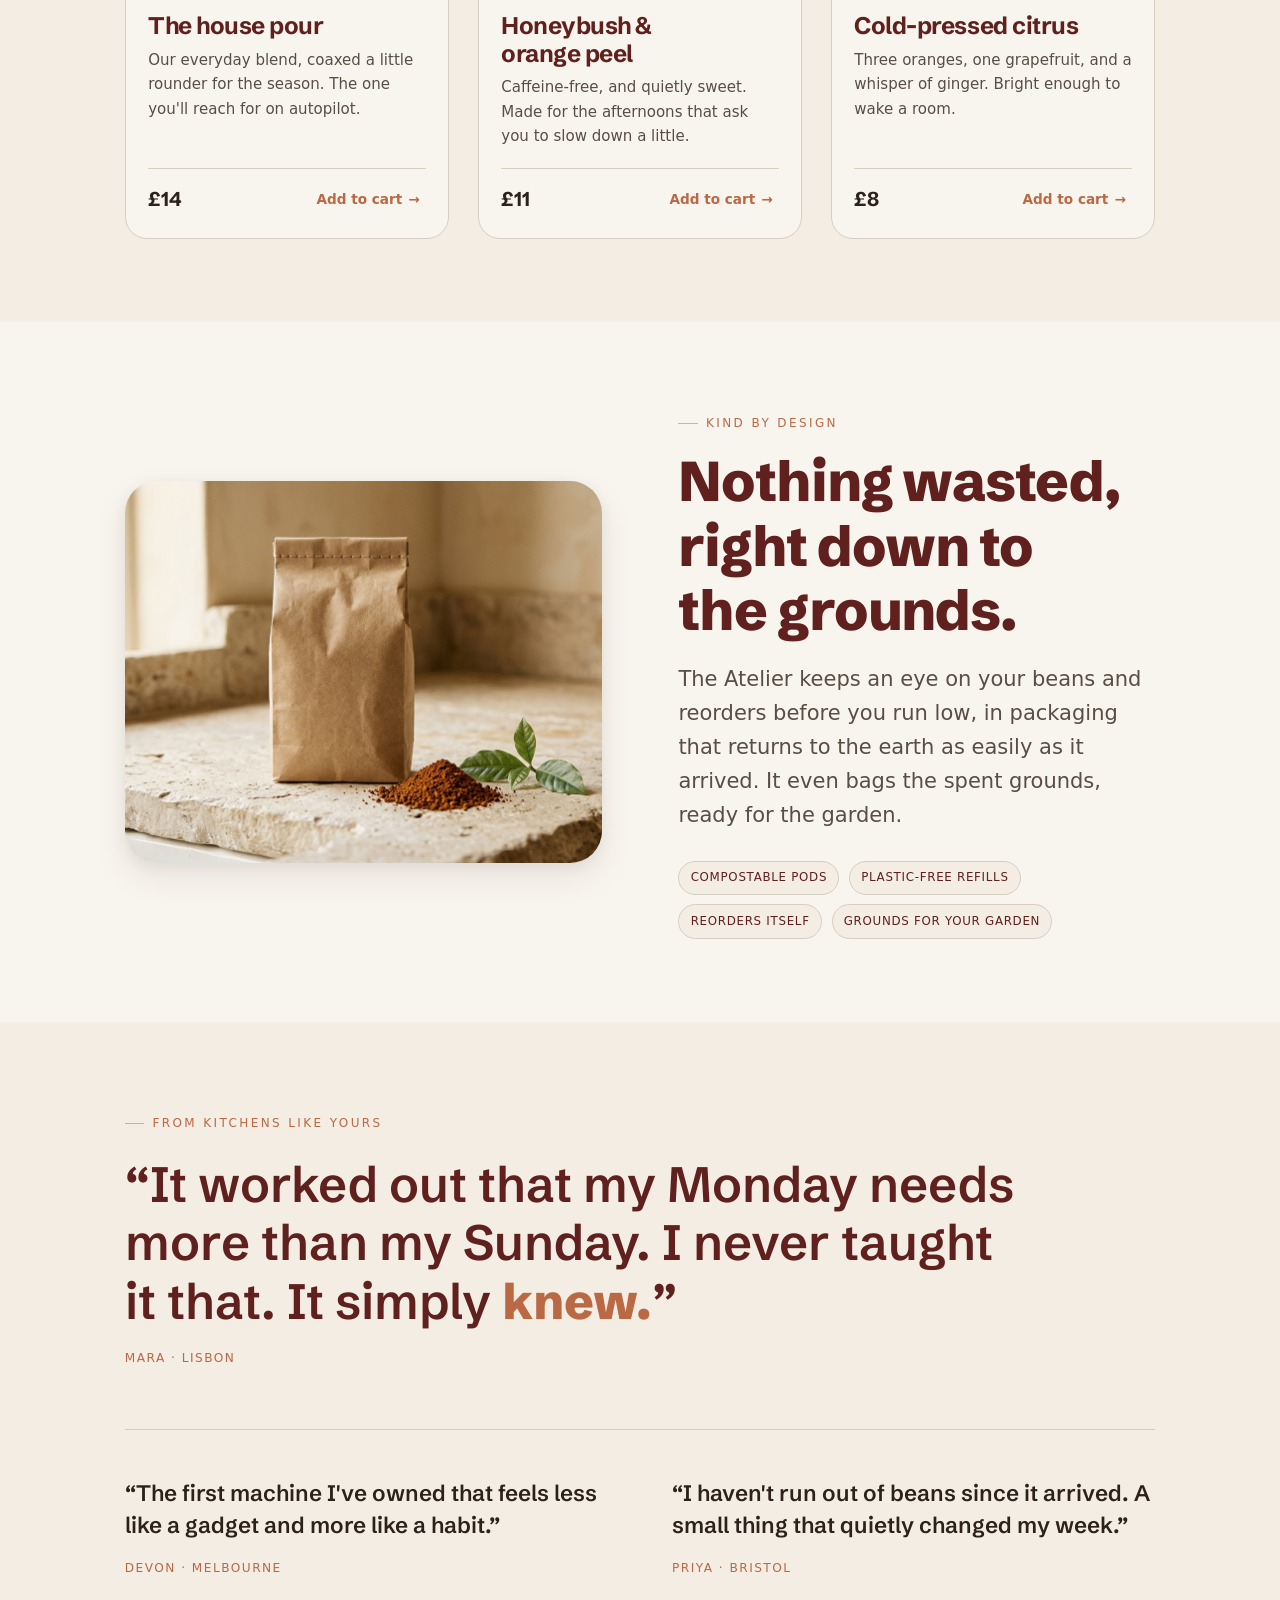
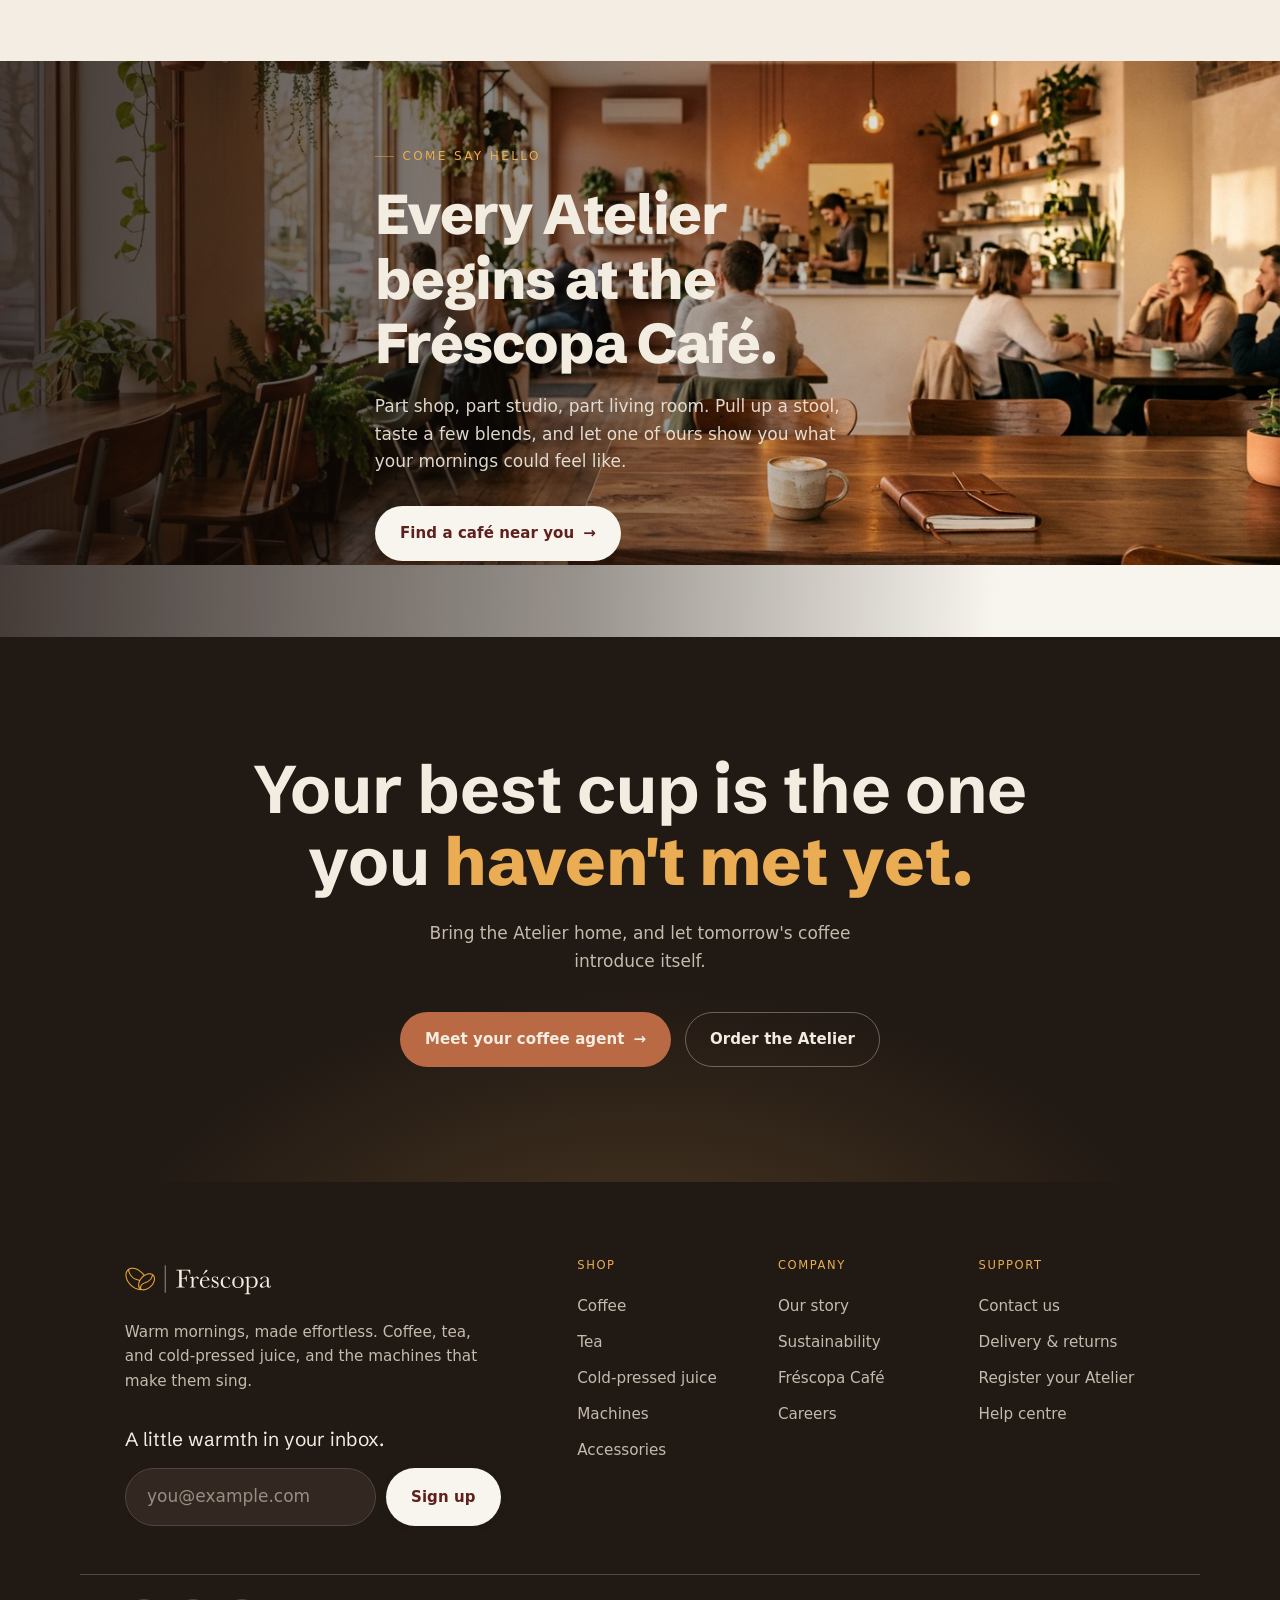
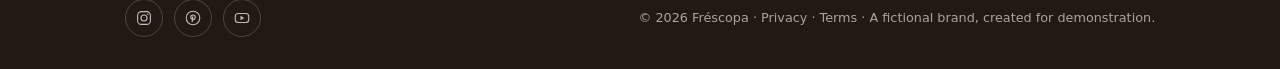
<file: explorations/type-headlines-atelier.html>
<!DOCTYPE html>
<html lang="en">
<head>
  <meta charset="UTF-8" />
  <meta name="viewport" content="width=device-width, initial-scale=1.0" />
  <title>Fréscopa Atelier — headline type lab</title>
  <meta name="description" content="The first Fréscopa coffee machine with a feel for your mornings. It learns your taste, matches your mood, and takes care of the rest." />
  <link rel="icon" href="data:image/svg+xml,%3Csvg xmlns='http://www.w3.org/2000/svg' viewBox='0 0 32 32'%3E%3Crect width='32' height='32' rx='7' fill='%235b1c22'/%3E%3Cpath d='M11 9c4 0 8 3 8 8s-4 6-8 6' fill='none' stroke='%23eaa33a' stroke-width='3' stroke-linecap='round'/%3E%3C/svg%3E" />
  <link rel="preconnect" href="https://fonts.googleapis.com" />
  <link rel="preconnect" href="https://fonts.gstatic.com" crossorigin />
  <link href="https://fonts.googleapis.com/css2?family=DM+Mono:ital,wght@0,400;0,500;1,400&family=DM+Sans:ital,opsz,wght@0,9..40,400;0,9..40,500;0,9..40,600;0,9..40,700;1,9..40,400&family=Playfair+Display:ital,wght@0,500;0,600;0,700;0,800;0,900;1,500;1,600&display=swap" rel="stylesheet" />
  <link href="https://fonts.googleapis.com/css2?family=Archivo+Black&family=Big+Shoulders+Display:ital,wght@0,600;0,800;1,600;1,800&family=Bricolage+Grotesque:ital,opsz,wght@0,12..96,700;0,12..96,800;1,12..96,700;1,12..96,800&family=Figtree:ital,wght@0,400;0,500;0,800;0,900;1,400;1,500;1,800;1,900&family=Schibsted+Grotesk:ital,wght@0,500;0,700;0,800;1,500;1,700;1,800&display=swap" rel="stylesheet" />
  <link rel="stylesheet" href="../shared/tokens.css" />
  <link rel="stylesheet" href="../directions/01-atelier/atelier.css" />
  <script defer src="../shared/flavor-dna.js"></script>
  <script defer src="../shared/hero.js"></script>
  <script defer src="../shared/app.js"></script>
</head>
<body class="atelier">
  <a class="skip-link" href="#main">Skip to content</a>

  <!-- ============ HEADER ============ -->
  <header class="header" data-header>
    <div class="container header__inner">
      <a class="header__brand" href="#" aria-label="Fréscopa home">
        <img class="header__logo header__logo--light" src="../assets/frescopa-logo-light.svg" alt="Fréscopa" width="150" height="40" />
        <img class="header__logo header__logo--dark" src="../assets/frescopa-logo.svg" alt="" aria-hidden="true" width="150" height="40" />
      </a>

      <nav class="nav" data-nav aria-label="Primary">
        <a href="#learn">Coffee</a>
        <a href="#mood">Machines</a>
        <a href="#feed">Accessories</a>
        <a href="#cafe">Discover</a>
      </nav>

      <div class="header__utils">
        <button class="iconbtn" aria-label="Search">
          <svg viewBox="0 0 24 24" width="20" height="20" fill="none" stroke="currentColor" stroke-width="1.6"><circle cx="11" cy="11" r="7"/><path d="m20 20-3.2-3.2" stroke-linecap="round"/></svg>
        </button>
        <button class="iconbtn" aria-label="Account">
          <svg viewBox="0 0 24 24" width="20" height="20" fill="none" stroke="currentColor" stroke-width="1.6"><circle cx="12" cy="8" r="4"/><path d="M5 20c0-3.6 3.1-6 7-6s7 2.4 7 6" stroke-linecap="round"/></svg>
        </button>
        <button class="iconbtn iconbtn--cart" aria-label="Cart, 0 items">
          <svg viewBox="0 0 24 24" width="20" height="20" fill="none" stroke="currentColor" stroke-width="1.6"><path d="M6 8h12l-1 11H7L6 8Z"/><path d="M9 8a3 3 0 0 1 6 0" stroke-linecap="round"/></svg>
        </button>
        <button class="nav-toggle" data-nav-toggle aria-label="Menu" aria-expanded="false" aria-controls="primary-nav">
          <span></span><span></span>
        </button>
      </div>
    </div>
  </header>

  <main id="main">

    <!-- ============ HERO ============ -->
    <section class="hero" data-hero-art>
      <div class="hero__media">
        <img src="../assets/images/hero-machine.jpg" alt="The Fréscopa Atelier on a sunlit kitchen counter, steam rising from a freshly pulled cup." width="1408" height="768" fetchpriority="high" data-parallax="12" data-hero-focal="50% 44%" data-hero-product-top="0.20" data-hero-product-left="0.43" />
        <div class="hero__scrim"></div>
      </div>
      <div class="container hero__inner">
        <p class="eyebrow eyebrow--light reveal">Meet the Atelier</p>
        <h1 class="hero__title reveal" style="--reveal-delay:.08s">Every morning,<br />perfected.</h1>
        <p class="hero__lead reveal" style="--reveal-delay:.16s">The first Fréscopa machine with a feel for your mornings. It learns what you love, softens or sharpens to match your mood, and quietly takes care of the rest. Barista craft, kept warm by a little intelligence.</p>
        <div class="hero__actions reveal" style="--reveal-delay:.24s">
          <a class="btn btn--terracotta" href="#learn">Meet your coffee agent <span class="arrow" aria-hidden="true">→</span></a>
          <a class="btn btn--ghost btn--on-media" href="#feed">Explore taste profiles</a>
        </div>
      </div>
      <a class="hero__scroll" href="#intro" aria-label="Scroll to explore">
        <span>Scroll</span>
        <svg viewBox="0 0 24 24" width="18" height="18" fill="none" stroke="currentColor" stroke-width="1.6"><path d="M12 5v14M6 13l6 6 6-6" stroke-linecap="round" stroke-linejoin="round"/></svg>
      </a>
    </section>

    <!-- ============ POSITIONING ============ -->
    <section class="intro" id="intro">
      <div class="container intro__grid">
        <div class="intro__lead reveal">
          <p class="eyebrow">Ritual, meet intelligence</p>
          <h2 class="intro__statement">Barista craft, <em>with a mind of its own.</em></h2>
        </div>
        <div class="intro__body reveal" style="--reveal-delay:.1s">
          <p>For a hundred mornings, the Atelier watches how you like your cup, then makes it that way without being asked. No apps to fuss over, no settings to memorise. Just coffee that feels like it knows you, because, cup by cup, it has come to.</p>
          <a class="link" href="#learn">See how it learns <span class="arrow" aria-hidden="true">→</span></a>
        </div>
      </div>
    </section>

    <!-- ============ HOW IT LEARNS — FLAVOUR DNA ============ -->
    <section class="learn" id="learn">
      <div class="container learn__grid">
        <div class="learn__copy reveal">
          <p class="eyebrow">How it learns you</p>
          <h2>Your taste, drawn one cup at a time.</h2>
          <p class="lede">Every cup teaches the Atelier a little more: how strong, how sweet, how you like your mornings to feel. We call the picture it builds your flavour DNA. Watch it shift as the day, and your mood, changes.</p>
          <ul class="learn__points">
            <li>
              <span class="learn__pt-label">Remembered</span>
              <span class="learn__pt-text">It keeps what you love, and quietly lets go of what you don't.</span>
            </li>
            <li>
              <span class="learn__pt-label">Adaptive</span>
              <span class="learn__pt-text">Bolder before a long day, gentler when there is time to linger.</span>
            </li>
            <li>
              <span class="learn__pt-label">Yours everywhere</span>
              <span class="learn__pt-text">Your profile travels with you, so any Atelier pours it just right.</span>
            </li>
          </ul>
        </div>

        <div class="learn__viz reveal" style="--reveal-delay:.12s">
          <div class="dna" data-flavor-dna data-default="weekday">
            <div class="dna__frame">
              <svg data-dna-svg></svg>
              <div class="dna__readout">
                <h4 data-flavor-title>The weekday cup</h4>
                <p data-flavor-note></p>
              </div>
            </div>
            <div class="dna__controls" role="group" aria-label="Choose a taste profile">
              <button data-profile="weekday" class="dna__btn">Weekday</button>
              <button data-profile="sunday" class="dna__btn">Slow Sunday</button>
              <button data-profile="evening" class="dna__btn">After dinner</button>
            </div>
          </div>
        </div>
      </div>
    </section>

    <!-- ============ MOOD-AWARE BREWING ============ -->
    <section class="mood" id="mood">
      <div class="container mood__grid">
        <div class="mood__copy reveal">
          <p class="eyebrow">Mood-aware brewing</p>
          <h2>It reads the room. And the calendar.</h2>
          <p class="lede">A packed Monday, an early flight, a slow Sunday with nowhere to be. The Atelier looks at what's ahead and adjusts, so the cup in your hand always suits the morning you're actually having.</p>
          <p class="mood__hint">Tap a day to see what it would pour.</p>
        </div>

        <div class="mood__panel reveal" style="--reveal-delay:.12s" data-calendar>
          <div class="cal">
            <div class="cal__head">
              <span class="cal__month">March</span>
              <span class="cal__year">2026</span>
            </div>
            <div class="cal__grid" role="group" aria-label="Days of the week">
              <span class="cal__dow">M</span><span class="cal__dow">T</span><span class="cal__dow">W</span>
              <span class="cal__dow">T</span><span class="cal__dow">F</span><span class="cal__dow">S</span><span class="cal__dow">S</span>
              <button class="cal__day" data-day data-brew-tag="Bolder" data-brew-title="Extra shot, no fuss" data-brew-note="A full day ahead, so a bolder, quicker cup to meet it.">2</button>
              <span class="cal__day cal__day--muted">3</span>
              <button class="cal__day is-active" data-day data-brew-tag="Balanced" data-brew-title="The everyday pour" data-brew-note="A steady, even morning calls for your house blend, just the way you like it.">4</button>
              <span class="cal__day cal__day--muted">5</span>
              <button class="cal__day" data-day data-brew-tag="Bright" data-brew-title="A lighter start" data-brew-note="Something brighter and softer to ease into a shorter week.">6</button>
              <button class="cal__day" data-day data-brew-tag="Gentle" data-brew-title="The lingering cup" data-brew-note="Nowhere to be. Rounder, sweeter, made to be sipped slowly.">7</button>
              <span class="cal__day cal__day--muted">8</span>
            </div>
          </div>
          <div class="brew" data-brew>
            <span class="brew__tag" data-brew-tag>Balanced</span>
            <h4 class="brew__title" data-brew-title>The everyday pour</h4>
            <p class="brew__note" data-brew-note>A steady, even morning calls for your house blend, just the way you like it.</p>
          </div>
        </div>
      </div>
    </section>

    <!-- ============ WEEKLY SUGGESTIONS ============ -->
    <section class="feed" id="feed">
      <div class="container">
        <div class="feed__head reveal">
          <div>
            <p class="eyebrow">This week, for you</p>
            <h2>New favourites, found for you.</h2>
          </div>
          <p class="feed__intro">A short list worth trying, drawn from what you already love and where you might like to wander. Coffee, tea, and cold-pressed juice, all in the same trusted hands.</p>
        </div>

        <div class="feed__grid">
          <article class="card reveal">
            <div class="card__media">
              <img src="../assets/images/espresso-pour.jpg" alt="A double shot of espresso pouring into a warm glass." width="1408" height="768" loading="lazy" />
              <span class="card__cat">Coffee</span>
            </div>
            <div class="card__body">
              <h3 class="card__title">The house pour</h3>
              <p class="card__note">Our everyday blend, coaxed a little rounder for the season. The one you'll reach for on autopilot.</p>
              <div class="card__foot">
                <span class="card__price">£14</span>
                <button class="link link--sm">Add to cart <span class="arrow" aria-hidden="true">→</span></button>
              </div>
            </div>
          </article>

          <article class="card reveal" style="--reveal-delay:.1s">
            <div class="card__media">
              <img src="../assets/images/tea-moment.jpg" alt="A glass cup of amber tea beside loose leaves in warm afternoon light." width="1408" height="768" loading="lazy" />
              <span class="card__cat">Tea</span>
            </div>
            <div class="card__body">
              <h3 class="card__title">Honeybush &amp; orange peel</h3>
              <p class="card__note">Caffeine-free, and quietly sweet. Made for the afternoons that ask you to slow down a little.</p>
              <div class="card__foot">
                <span class="card__price">£11</span>
                <button class="link link--sm">Add to cart <span class="arrow" aria-hidden="true">→</span></button>
              </div>
            </div>
          </article>

          <article class="card reveal" style="--reveal-delay:.2s">
            <div class="card__media">
              <img src="../assets/images/citrus-juice.jpg" alt="A glass of fresh cold-pressed citrus juice with orange and grapefruit." width="1408" height="768" loading="lazy" />
              <span class="card__cat">Juice</span>
            </div>
            <div class="card__body">
              <h3 class="card__title">Cold-pressed citrus</h3>
              <p class="card__note">Three oranges, one grapefruit, and a whisper of ginger. Bright enough to wake a room.</p>
              <div class="card__foot">
                <span class="card__price">£8</span>
                <button class="link link--sm">Add to cart <span class="arrow" aria-hidden="true">→</span></button>
              </div>
            </div>
          </article>
        </div>
      </div>
    </section>

    <!-- ============ SUSTAINABILITY ============ -->
    <section class="sustain">
      <div class="container sustain__grid">
        <div class="sustain__media reveal">
          <img src="../assets/images/sustainability.jpg" alt="A compostable kraft coffee bag beside fresh grounds and a sprig of green on pale stone." width="1408" height="768" loading="lazy" />
        </div>
        <div class="sustain__copy reveal" style="--reveal-delay:.1s">
          <p class="eyebrow">Kind by design</p>
          <h2>Nothing wasted, right down to the grounds.</h2>
          <p class="lede">The Atelier keeps an eye on your beans and reorders before you run low, in packaging that returns to the earth as easily as it arrived. It even bags the spent grounds, ready for the garden.</p>
          <ul class="chips">
            <li>Compostable pods</li>
            <li>Plastic-free refills</li>
            <li>Reorders itself</li>
            <li>Grounds for your garden</li>
          </ul>
        </div>
      </div>
    </section>

    <!-- ============ TESTIMONIALS ============ -->
    <section class="voices">
      <div class="container">
        <p class="eyebrow reveal">From kitchens like yours</p>
        <blockquote class="voices__lead reveal" style="--reveal-delay:.06s">
          <p>“It worked out that my Monday needs more than my Sunday. I never taught it that. It simply <em>knew.</em>”</p>
          <cite>Mara · Lisbon</cite>
        </blockquote>
        <div class="voices__grid">
          <blockquote class="voices__item reveal">
            <p>“The first machine I've owned that feels less like a gadget and more like a habit.”</p>
            <cite>Devon · Melbourne</cite>
          </blockquote>
          <blockquote class="voices__item reveal" style="--reveal-delay:.1s">
            <p>“I haven't run out of beans since it arrived. A small thing that quietly changed my week.”</p>
            <cite>Priya · Bristol</cite>
          </blockquote>
        </div>
      </div>
    </section>

    <!-- ============ CAFÉ BAND ============ -->
    <section class="cafe" id="cafe">
      <div class="cafe__media">
        <img src="../assets/images/cafe-interior.jpg" alt="The warm interior of a Fréscopa Café at golden hour, with plants and wooden tables." width="1408" height="768" loading="lazy" data-parallax="14" />
        <div class="cafe__scrim"></div>
      </div>
      <div class="container cafe__inner reveal">
        <p class="eyebrow eyebrow--light">Come say hello</p>
        <h2 class="cafe__title">Every Atelier begins at the Fréscopa Café.</h2>
        <p class="cafe__body">Part shop, part studio, part living room. Pull up a stool, taste a few blends, and let one of ours show you what your mornings could feel like.</p>
        <a class="btn btn--cream" href="#">Find a café near you <span class="arrow" aria-hidden="true">→</span></a>
      </div>
    </section>

    <!-- ============ CLOSING CTA ============ -->
    <section class="cta">
      <div class="container cta__inner">
        <p class="cta__promise reveal">Your best cup is the one you <em>haven't met yet.</em></p>
        <p class="cta__sub reveal" style="--reveal-delay:.08s">Bring the Atelier home, and let tomorrow's coffee introduce itself.</p>
        <div class="cta__actions reveal" style="--reveal-delay:.16s">
          <a class="btn btn--terracotta" href="#">Meet your coffee agent <span class="arrow" aria-hidden="true">→</span></a>
          <a class="btn btn--ghost btn--on-dark" href="#">Order the Atelier</a>
        </div>
      </div>
    </section>
  </main>

  <!-- ============ FOOTER ============ -->
  <footer class="footer">
    <div class="container footer__inner">
      <div class="footer__brand">
        <img class="footer__logo" src="../assets/frescopa-logo-light.svg" alt="Fréscopa" width="168" height="45" />
        <p class="footer__tag">Warm mornings, made effortless. Coffee, tea, and cold-pressed juice, and the machines that make them sing.</p>
        <form class="signup" action="#" onsubmit="return false">
          <label class="signup__label" for="email">A little warmth in your inbox.</label>
          <div class="signup__row">
            <input id="email" class="signup__input" type="email" placeholder="you@example.com" autocomplete="email" />
            <button class="btn btn--cream" type="submit">Sign up</button>
          </div>
        </form>
      </div>

      <nav class="footer__cols" aria-label="Footer">
        <div class="footer__col">
          <h3>Shop</h3>
          <a href="#">Coffee</a>
          <a href="#">Tea</a>
          <a href="#">Cold-pressed juice</a>
          <a href="#">Machines</a>
          <a href="#">Accessories</a>
        </div>
        <div class="footer__col">
          <h3>Company</h3>
          <a href="#">Our story</a>
          <a href="#">Sustainability</a>
          <a href="#">Fréscopa Café</a>
          <a href="#">Careers</a>
        </div>
        <div class="footer__col">
          <h3>Support</h3>
          <a href="#">Contact us</a>
          <a href="#">Delivery &amp; returns</a>
          <a href="#">Register your Atelier</a>
          <a href="#">Help centre</a>
        </div>
      </nav>
    </div>

    <div class="container footer__legal">
      <div class="footer__social">
        <a href="#" aria-label="Instagram"><svg viewBox="0 0 24 24" width="18" height="18" fill="none" stroke="currentColor" stroke-width="1.5"><rect x="3.5" y="3.5" width="17" height="17" rx="5"/><circle cx="12" cy="12" r="4"/><circle cx="17" cy="7" r="1" fill="currentColor" stroke="none"/></svg></a>
        <a href="#" aria-label="Pinterest"><svg viewBox="0 0 24 24" width="18" height="18" fill="none" stroke="currentColor" stroke-width="1.5"><circle cx="12" cy="12" r="9"/><path d="M12 8c-2 0-3 1.4-3 3 0 1 .5 2 1.3 2.4M12 8c1.8 0 3 1.1 3 2.8 0 2-1.2 3.4-2.8 3.4-.8 0-1.4-.5-1.2-1.3l.6-2.4M10.8 17l1-4" stroke-linecap="round"/></svg></a>
        <a href="#" aria-label="YouTube"><svg viewBox="0 0 24 24" width="18" height="18" fill="none" stroke="currentColor" stroke-width="1.5"><rect x="3" y="6" width="18" height="12" rx="4"/><path d="m10 9 5 3-5 3V9Z" fill="currentColor" stroke="none"/></svg></a>
      </div>
      <p class="footer__meta">© <span data-year>2026</span> Fréscopa · Privacy · Terms · A fictional brand, created for demonstration.</p>
    </div>
  </footer>

  <!-- ============ TYPE LAB — exploration tool, not part of the shipped design ============ -->
  <div class="type-lab" id="typeLab" aria-label="Headline typeface comparison tool">
    <span class="type-lab__label">Headline type <span class="type-lab__hint">— link updates as you switch, copy the URL to share this view</span></span>
    <div class="type-lab__btns">
      <button data-key="a" data-font="'Playfair Display', Georgia, serif">A · Playfair (current)</button>
      <button data-key="c1" data-font="'Bricolage Grotesque', sans-serif">C1 · Bricolage</button>
      <button data-key="c2" data-font="'Schibsted Grotesk', sans-serif">C2 · Schibsted</button>
      <button data-key="c3" data-font="'Figtree', sans-serif">C3 · Figtree</button>
      <button data-key="c4" data-font="'Archivo Black', sans-serif">C4 · Archivo Black</button>
      <button data-key="c5" data-font="'Big Shoulders Display', sans-serif" class="is-recommended">★ C5 · Big Shoulders — recommended</button>
    </div>
  </div>
  <style>
    .type-lab{position:fixed;left:50%;bottom:1rem;transform:translateX(-50%);z-index:1000;
      background:#241d17;color:#f1e9db;border-radius:16px;padding:.6rem .9rem .65rem;
      display:flex;flex-direction:column;gap:.5rem;box-shadow:0 10px 30px rgba(0,0,0,.4);
      font-family:"DM Sans",sans-serif;max-width:94vw}
    .type-lab__label{font-family:"DM Mono",monospace;font-size:.64rem;letter-spacing:.1em;
      text-transform:uppercase;color:#eaa33a;white-space:nowrap;padding-left:.3rem;text-align:center}
    .type-lab__hint{text-transform:none;letter-spacing:0;color:rgba(241,233,219,.55);font-family:"DM Sans",sans-serif;font-weight:400}
    .type-lab__btns{display:flex;gap:.35rem;flex-wrap:wrap;justify-content:center}
    .type-lab button{font-family:"DM Sans",sans-serif;font-size:.7rem;font-weight:600;
      color:#f1e9db;background:transparent;border:1px solid rgba(241,233,219,.28);
      border-radius:999px;padding:.4em .8em;cursor:pointer;white-space:nowrap}
    .type-lab button.is-recommended{border-color:#eaa33a;color:#eaa33a}
    .type-lab button.is-active{background:#eaa33a;color:#2f1500;border-color:#eaa33a}
    /* exploration override: kill italic emphasis site-wide, regardless of which headline font is active */
    em{font-style:normal!important}
  </style>
  <script>
    (function () {
      var lab = document.getElementById('typeLab');
      if (!lab) return;
      var buttons = Array.prototype.slice.call(lab.querySelectorAll('button'));
      var DEFAULT_KEY = 'c5';

      function findByKey(key) {
        for (var i = 0; i < buttons.length; i++) {
          if (buttons[i].getAttribute('data-key') === key) return buttons[i];
        }
        return null;
      }

      function apply(key, updateUrl) {
        var btn = findByKey(key) || findByKey(DEFAULT_KEY);
        document.documentElement.style.setProperty('--font-display', btn.getAttribute('data-font'));
        buttons.forEach(function (b) { b.classList.toggle('is-active', b === btn); });
        if (updateUrl) {
          var params = new URLSearchParams(window.location.search);
          params.set('type', btn.getAttribute('data-key'));
          history.replaceState(null, '', '?' + params.toString() + window.location.hash);
        }
      }

      var initialKey = new URLSearchParams(window.location.search).get('type') || DEFAULT_KEY;
      apply(initialKey, false);

      lab.addEventListener('click', function (e) {
        var btn = e.target.closest('button');
        if (!btn) return;
        apply(btn.getAttribute('data-key'), true);
      });
    })();
  </script>
</body>
</html>
</file>
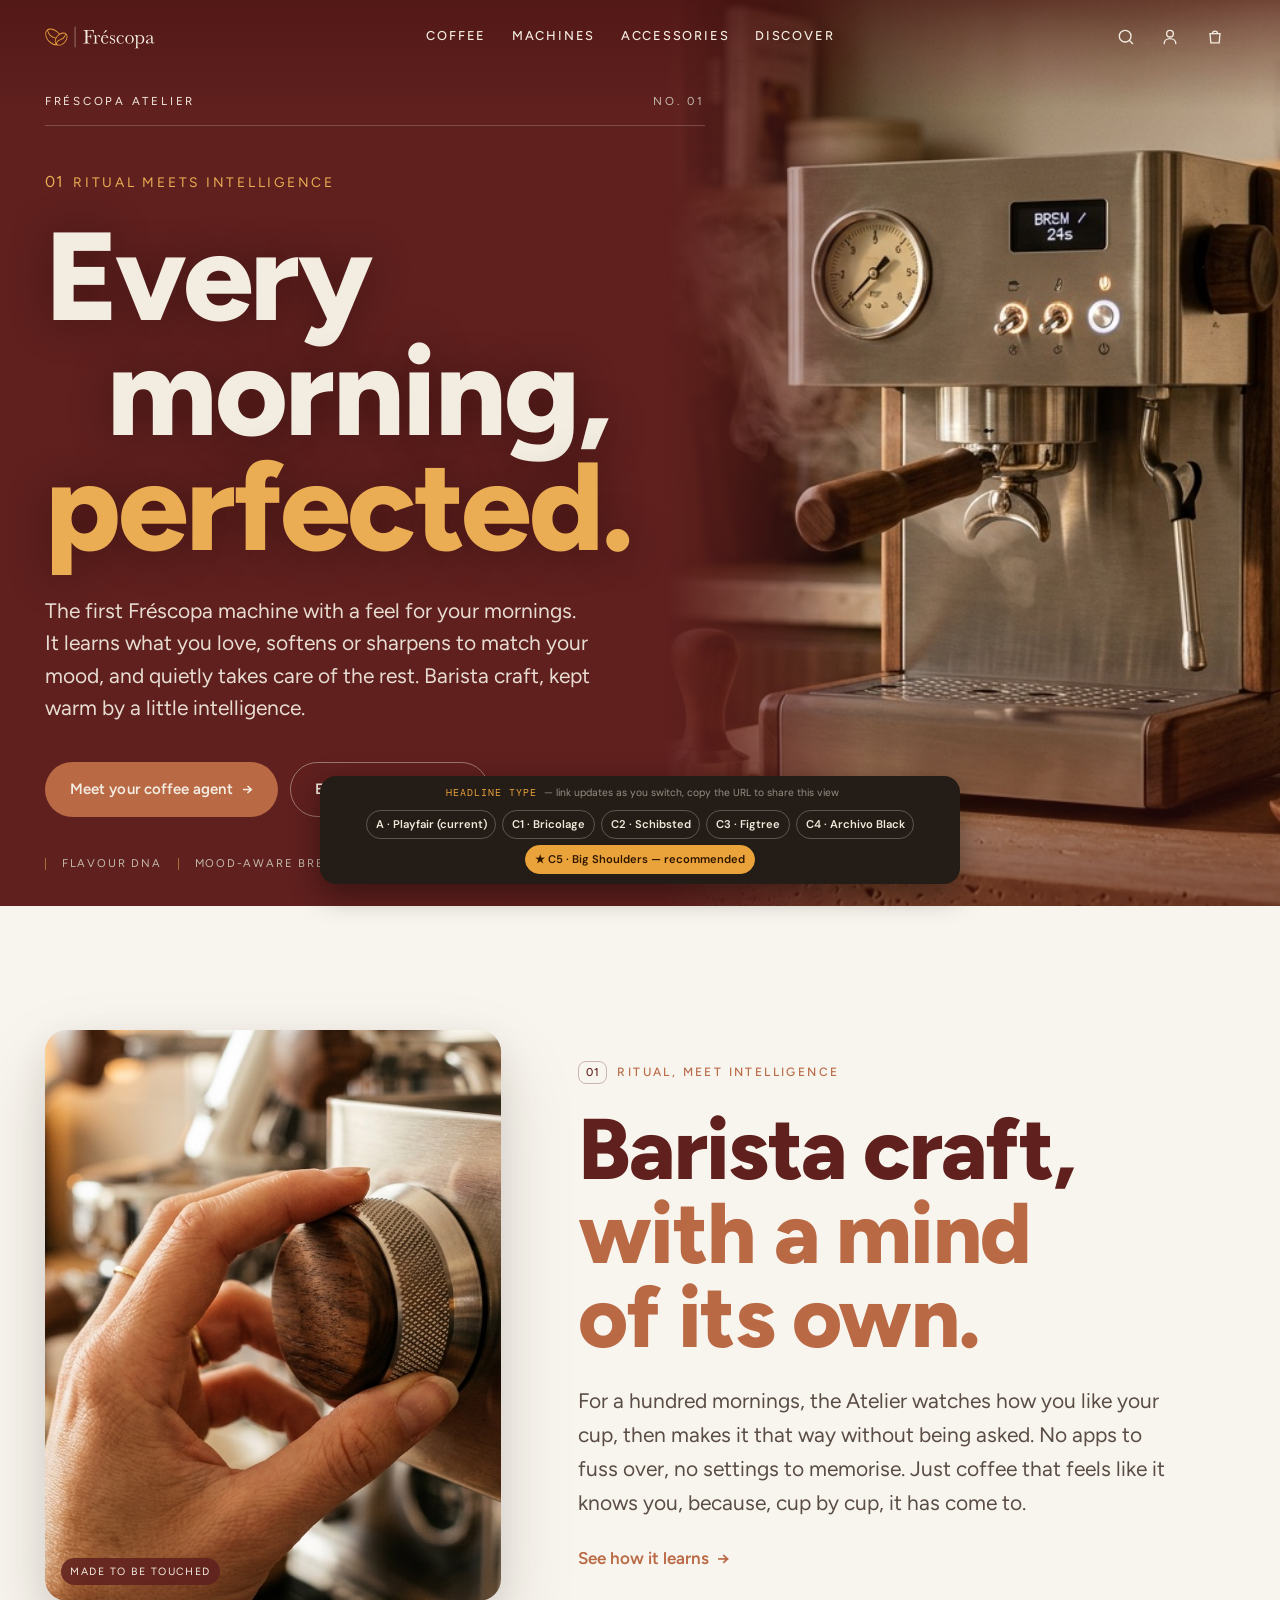
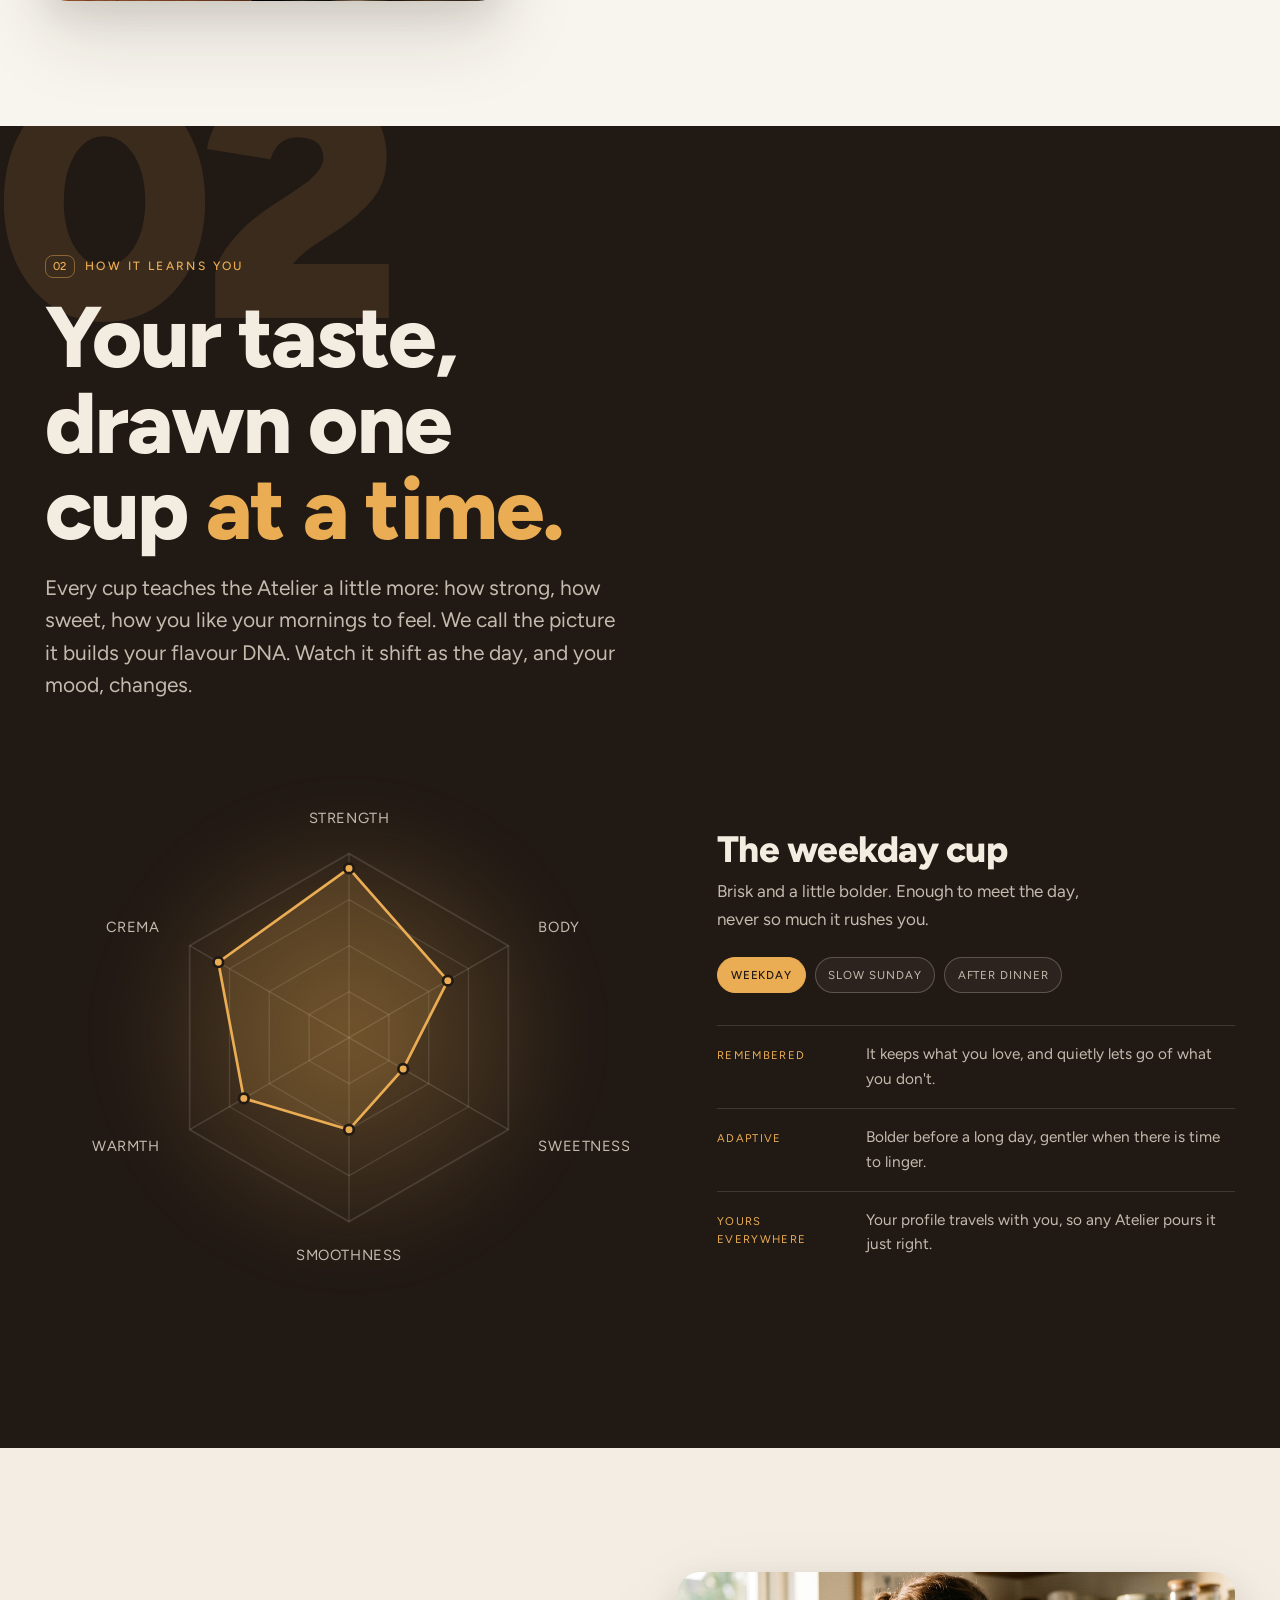
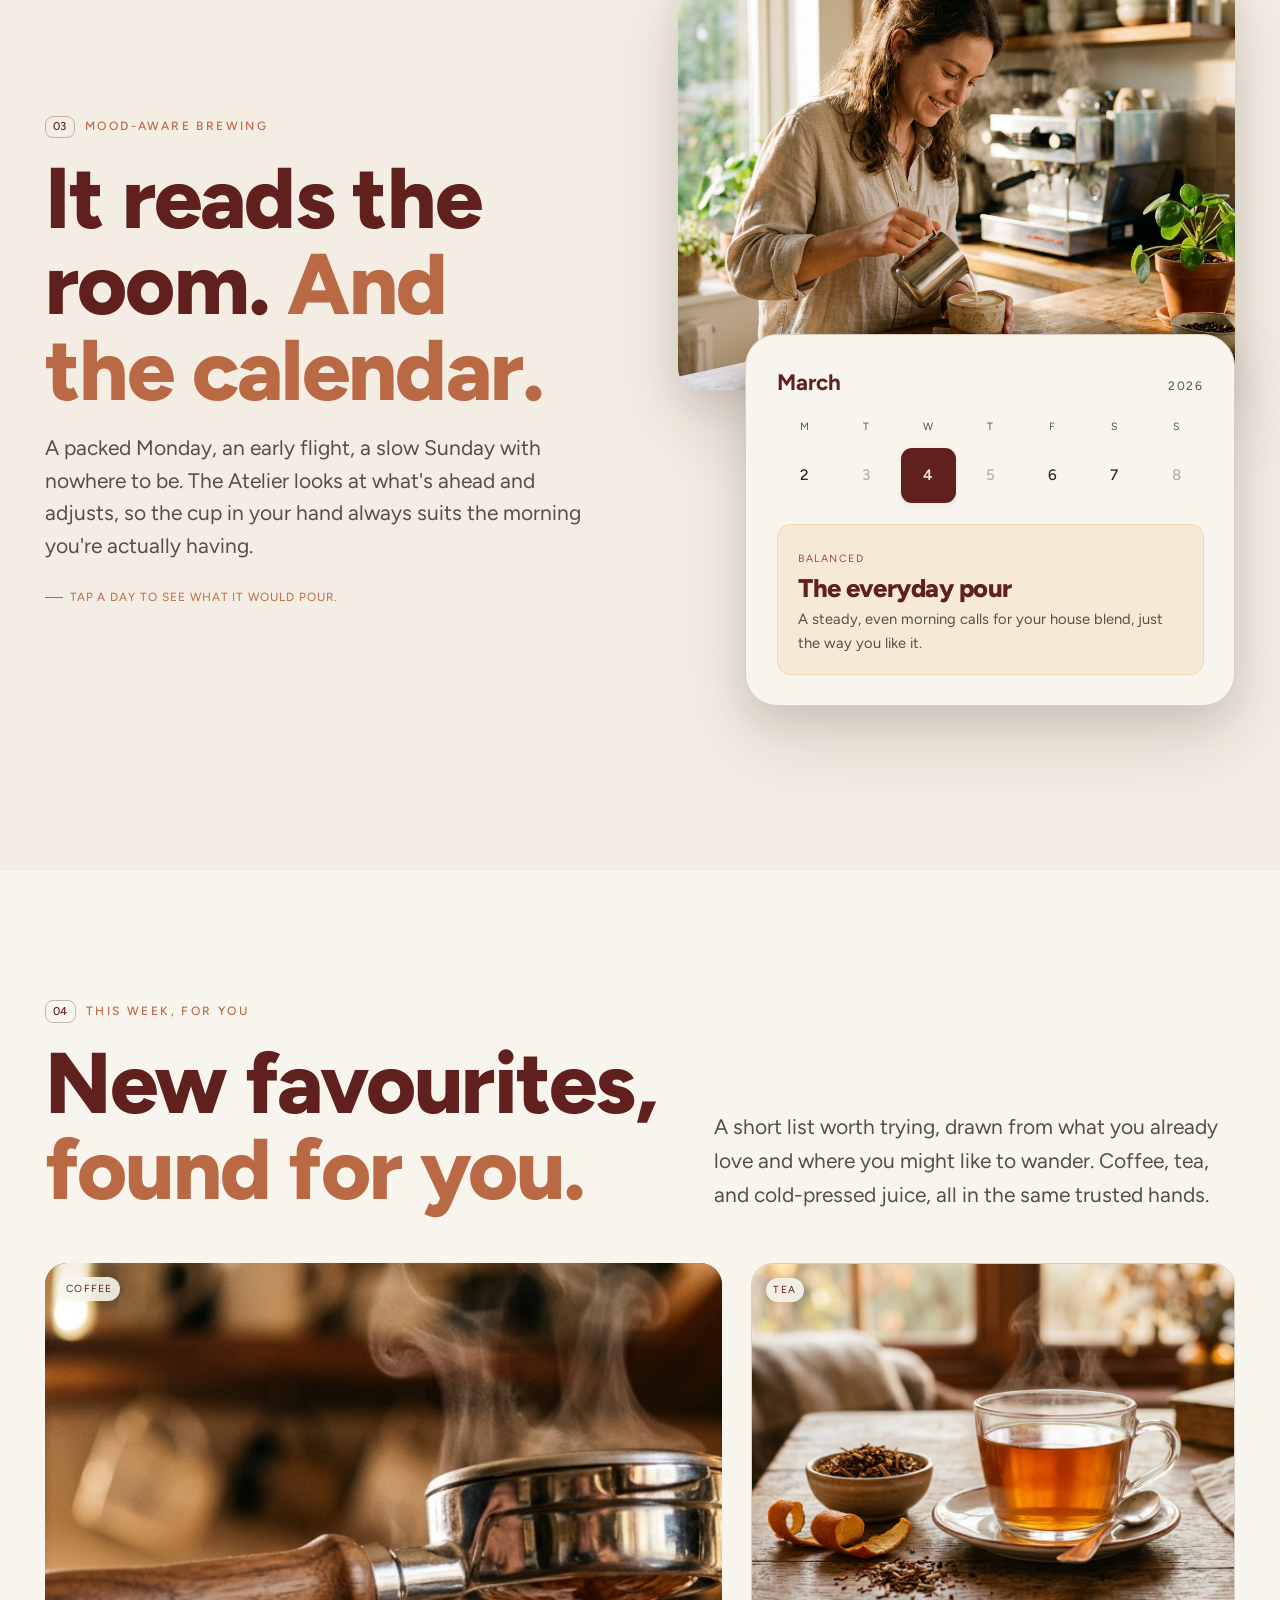
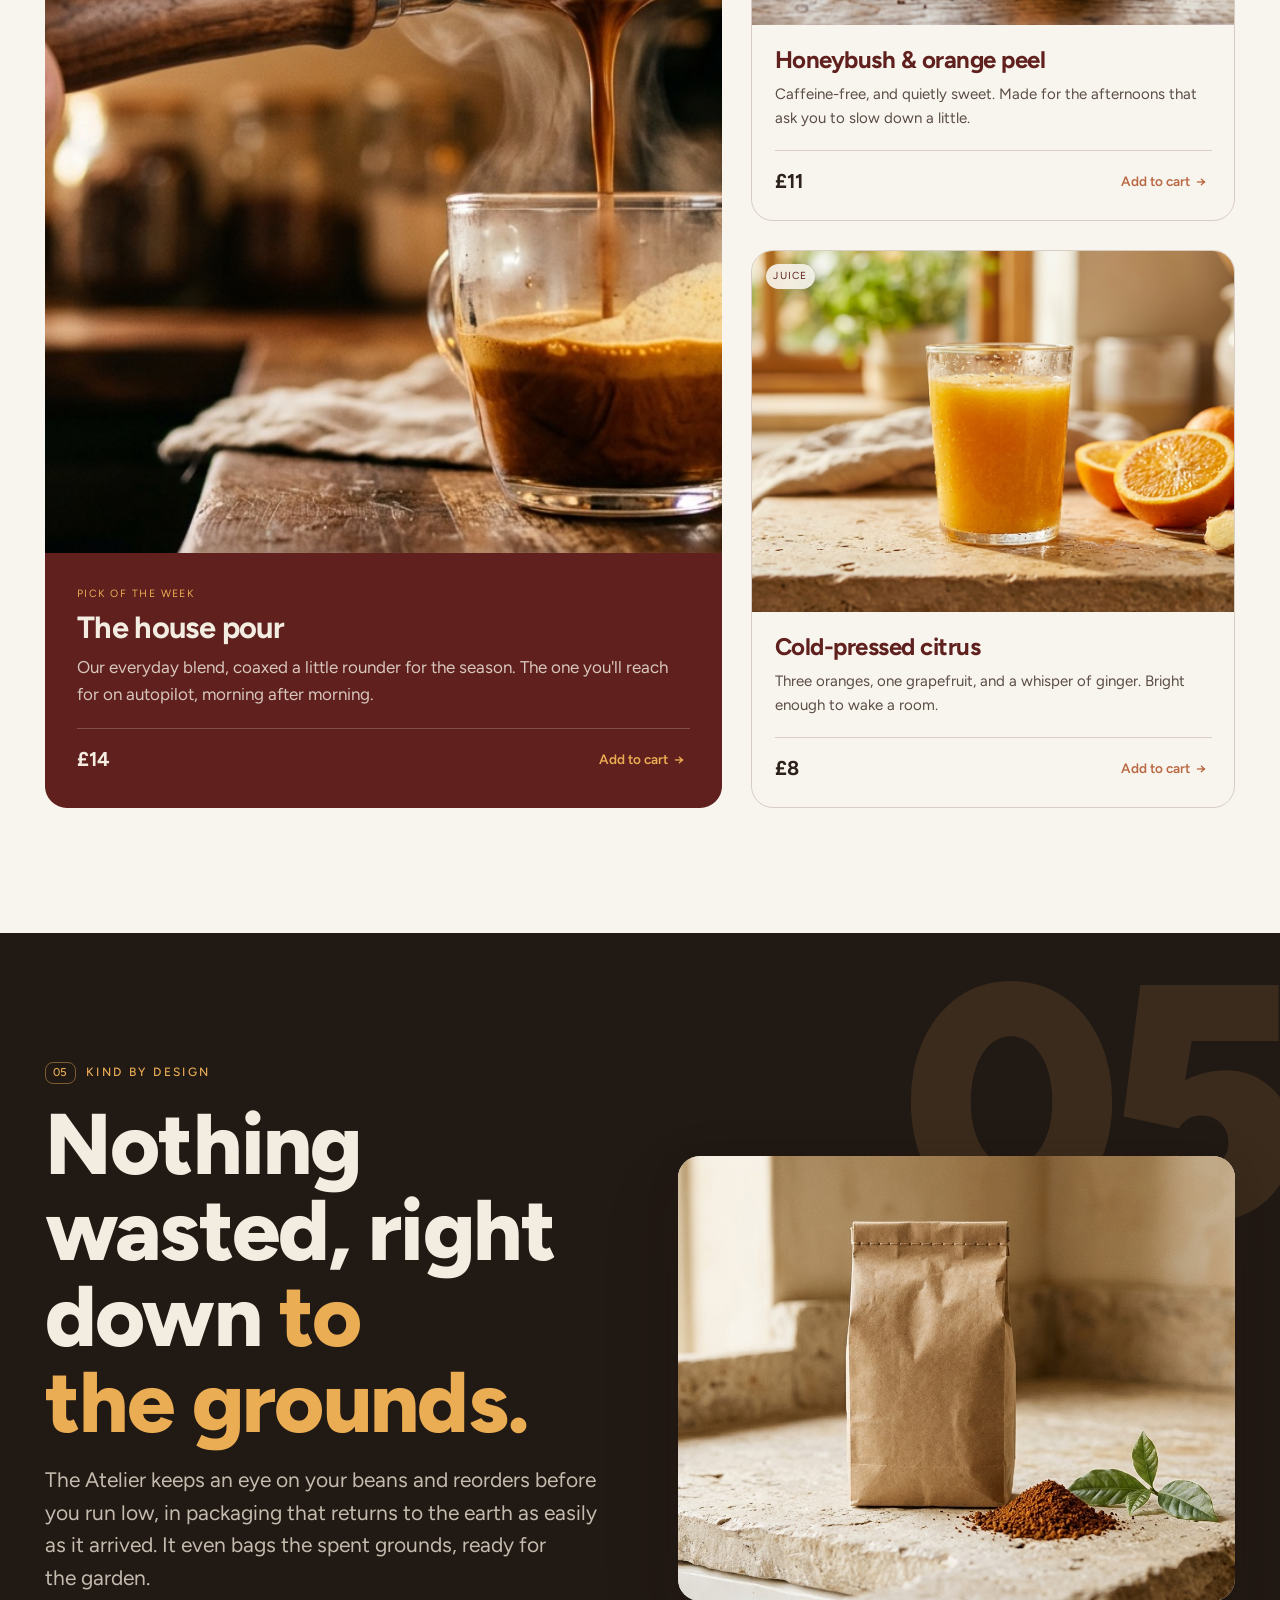
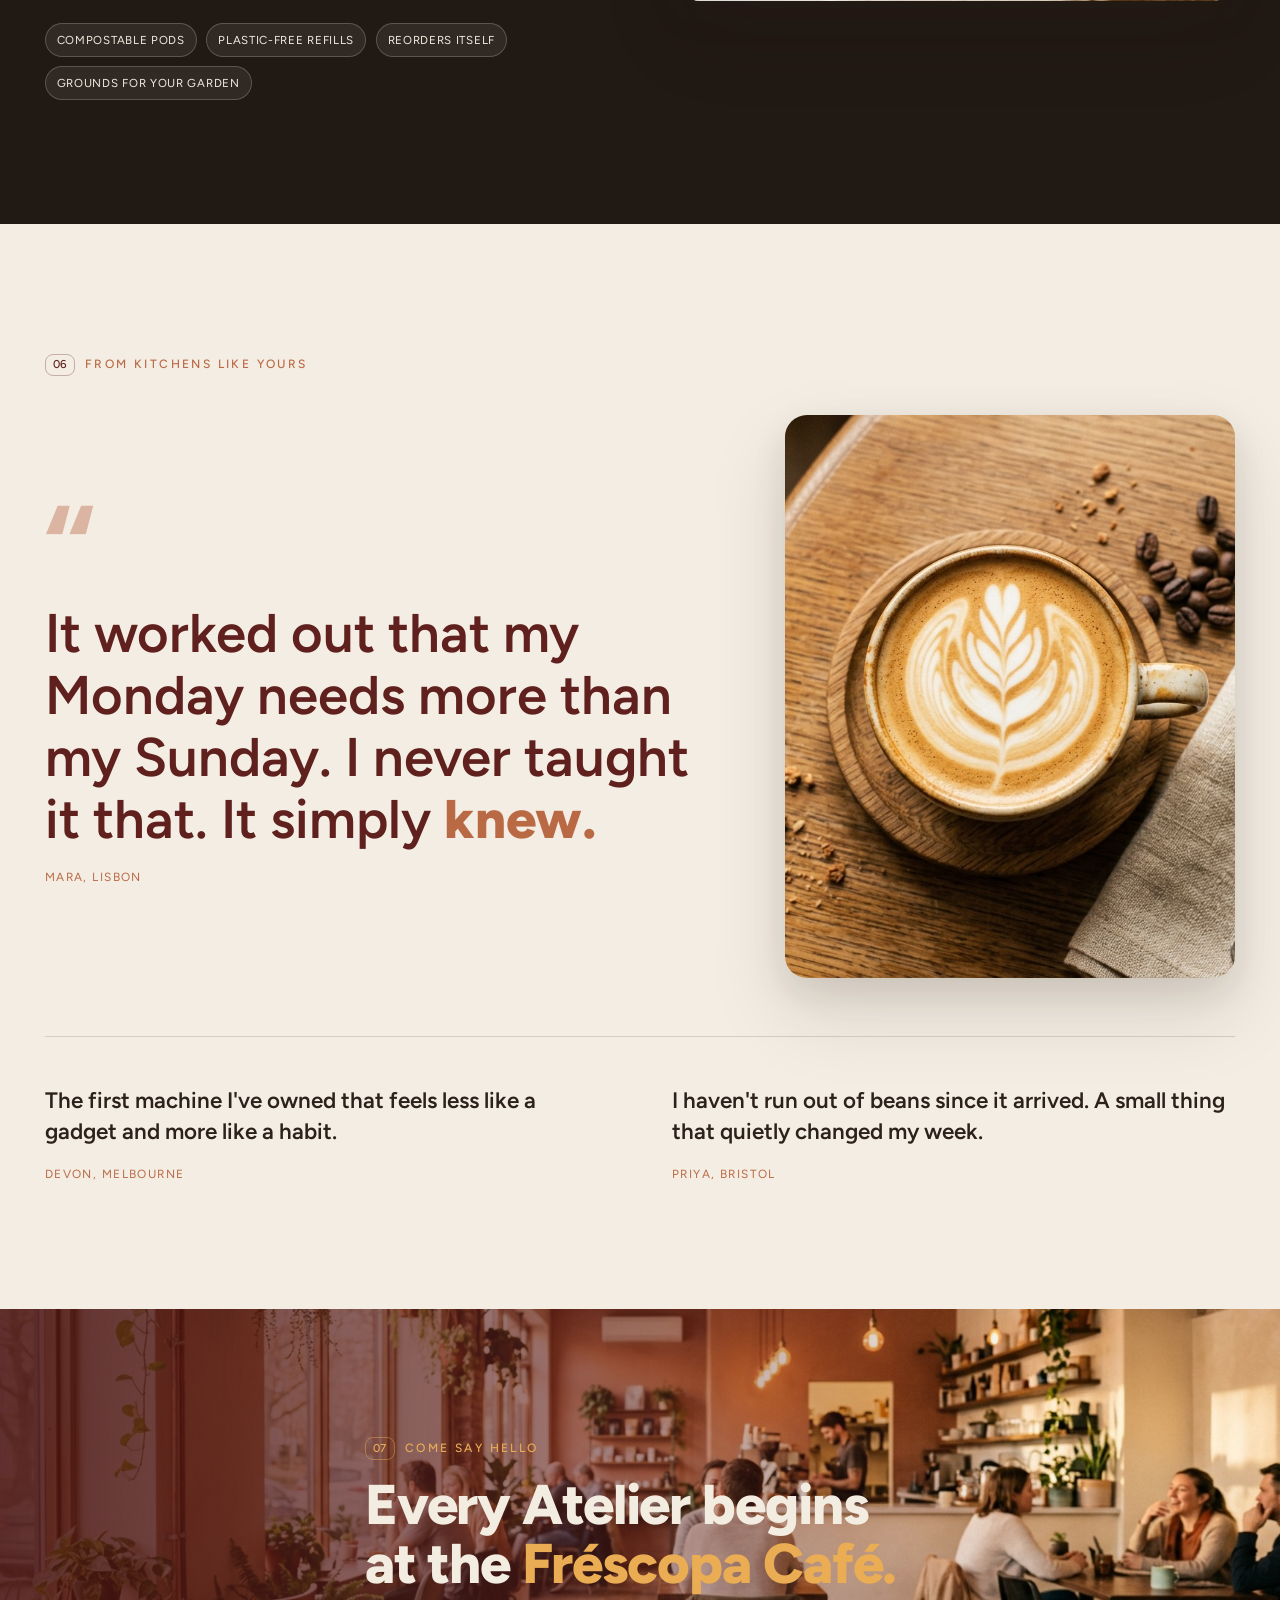
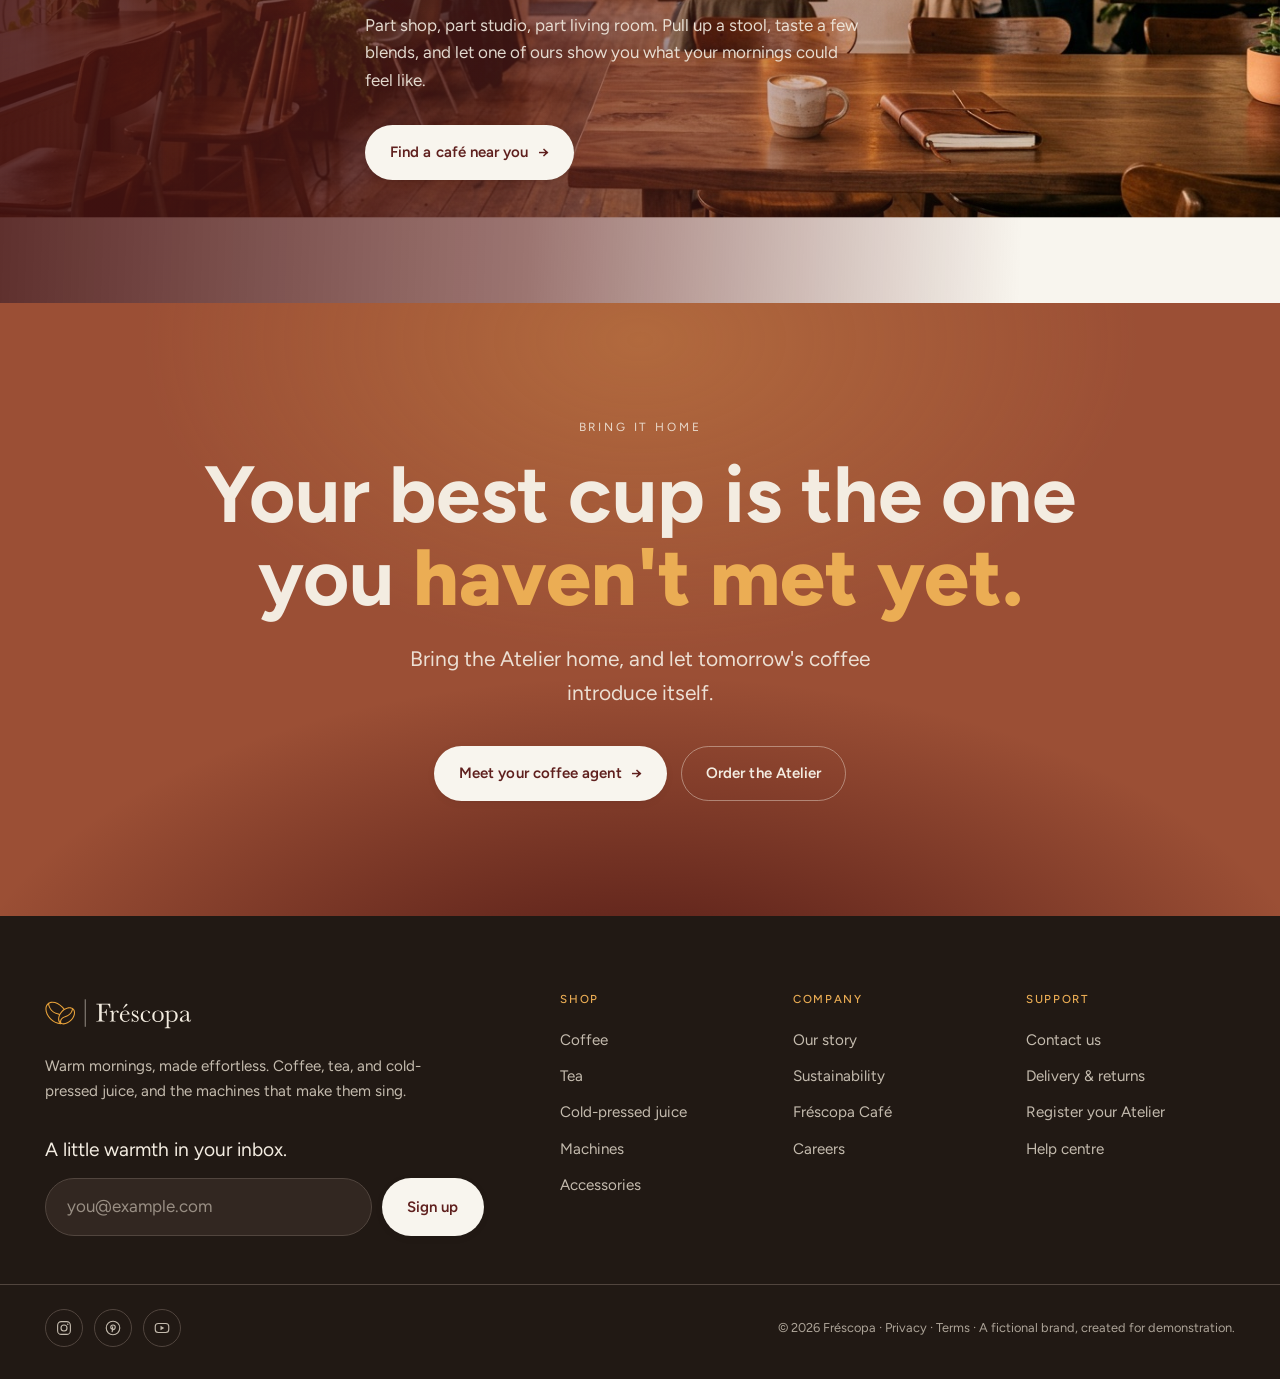
<file: explorations/type-headlines-craft.html>
<!DOCTYPE html>
<html lang="en">
<head>
  <meta charset="UTF-8" />
  <meta name="viewport" content="width=device-width, initial-scale=1.0" />
  <title>Fréscopa Craft &amp; Current — headline type lab</title>
  <meta name="description" content="The first Fréscopa coffee machine with a feel for your mornings. It learns your taste, matches your mood, and quietly takes care of the rest." />
  <link rel="icon" href="data:image/svg+xml,%3Csvg xmlns='http://www.w3.org/2000/svg' viewBox='0 0 32 32'%3E%3Crect width='32' height='32' rx='7' fill='%235b1c22'/%3E%3Cpath d='M11 9c4 0 8 3 8 8s-4 6-8 6' fill='none' stroke='%23eaa33a' stroke-width='3' stroke-linecap='round'/%3E%3C/svg%3E" />
  <link rel="preconnect" href="https://fonts.googleapis.com" />
  <link rel="preconnect" href="https://fonts.gstatic.com" crossorigin />
  <link href="https://fonts.googleapis.com/css2?family=DM+Mono:ital,wght@0,400;0,500;1,400&family=DM+Sans:ital,opsz,wght@0,9..40,400;0,9..40,500;0,9..40,600;0,9..40,700;1,9..40,400&family=Playfair+Display:ital,wght@0,500;0,600;0,700;0,800;0,900;1,500;1,600&display=swap" rel="stylesheet" />
  <link href="https://fonts.googleapis.com/css2?family=Archivo+Black&family=Big+Shoulders+Display:ital,wght@0,600;0,800;1,600;1,800&family=Bricolage+Grotesque:ital,opsz,wght@0,12..96,700;0,12..96,800;1,12..96,700;1,12..96,800&family=Figtree:ital,wght@0,400;0,500;0,800;0,900;1,400;1,500;1,800;1,900&family=Schibsted+Grotesk:ital,wght@0,500;0,700;0,800;1,500;1,700;1,800&display=swap" rel="stylesheet" />
  <link rel="stylesheet" href="../shared/tokens.css" />
  <link rel="stylesheet" href="../directions/03-craft-current/craft.css" />
  <script defer src="../shared/flavor-dna.js"></script>
  <script defer src="../shared/app.js"></script>
</head>
<body class="craft">
  <a class="skip-link" href="#main">Skip to content</a>

  <!-- ============ HEADER ============ -->
  <header class="header" data-header>
    <div class="container container--wide header__inner">
      <a class="header__brand" href="#top" aria-label="Fréscopa home">
        <img class="header__logo" src="../assets/frescopa-logo-light.svg" alt="Fréscopa" width="150" height="40" />
      </a>

      <nav class="nav" data-nav aria-label="Primary">
        <a href="#learn">Coffee</a>
        <a href="#mood">Machines</a>
        <a href="#feed">Accessories</a>
        <a href="#cafe">Discover</a>
      </nav>

      <div class="header__utils">
        <button class="iconbtn" aria-label="Search">
          <svg viewBox="0 0 24 24" width="20" height="20" fill="none" stroke="currentColor" stroke-width="1.6"><circle cx="11" cy="11" r="7"/><path d="m20 20-3.2-3.2" stroke-linecap="round"/></svg>
        </button>
        <button class="iconbtn" aria-label="Account">
          <svg viewBox="0 0 24 24" width="20" height="20" fill="none" stroke="currentColor" stroke-width="1.6"><circle cx="12" cy="8" r="4"/><path d="M5 20c0-3.6 3.1-6 7-6s7 2.4 7 6" stroke-linecap="round"/></svg>
        </button>
        <button class="iconbtn iconbtn--cart" aria-label="Cart, 0 items">
          <svg viewBox="0 0 24 24" width="20" height="20" fill="none" stroke="currentColor" stroke-width="1.6"><path d="M6 8h12l-1 11H7L6 8Z"/><path d="M9 8a3 3 0 0 1 6 0" stroke-linecap="round"/></svg>
        </button>
        <button class="nav-toggle" data-nav-toggle aria-label="Menu" aria-expanded="false" aria-controls="primary-nav">
          <span></span><span></span>
        </button>
      </div>
    </div>
  </header>

  <main id="main">

    <!-- ============ HERO — MAGAZINE COVER ============ -->
    <section class="hero" id="top">
      <div class="hero__media">
        <img src="../assets/images/hero-machine.jpg" alt="The Fréscopa Atelier on a sunlit counter, steam curling from a freshly pulled cup." width="1408" height="768" fetchpriority="high" data-parallax="16" />
      </div>
      <div class="hero__scrim" aria-hidden="true"></div>

      <div class="hero__inner">
        <div class="hero__mast">
          <span class="hero__mast-l">Fréscopa Atelier</span>
          <span class="hero__mast-r">No. 01</span>
        </div>

        <div class="hero__text">
          <p class="hero__index"><span class="hero__index-n">01</span> Ritual meets intelligence</p>
          <h1 class="hero__title">
            <span class="hero__title-1">Every</span>
            <span class="hero__title-2">morning,</span>
            <em class="hero__title-3">perfected.</em>
          </h1>
          <p class="hero__lead">The first Fréscopa machine with a feel for your mornings. It learns what you love, softens or sharpens to match your mood, and quietly takes care of the rest. Barista craft, kept warm by a little intelligence.</p>
          <div class="hero__actions">
            <a class="btn btn--terracotta" href="#learn">Meet your coffee agent <span class="arrow" aria-hidden="true">→</span></a>
            <a class="btn btn--ghost btn--on-dark" href="#feed">Explore taste profiles</a>
          </div>
        </div>

        <div class="hero__foot">
          <ul class="hero__coverlines">
            <li>Flavour DNA</li>
            <li>Mood-aware brewing</li>
            <li>Kind by design</li>
          </ul>
          <a class="hero__scroll" href="#intro" aria-label="Scroll to explore">
            <span>Scroll</span>
            <svg viewBox="0 0 24 24" width="16" height="16" fill="none" stroke="currentColor" stroke-width="1.6"><path d="M12 5v14M6 13l6 6 6-6" stroke-linecap="round" stroke-linejoin="round"/></svg>
          </a>
        </div>
      </div>
    </section>

    <!-- ============ 01 · POSITIONING ============ -->
    <section class="intro" id="intro">
      <div class="container container--wide intro__grid">
        <div class="intro__media reveal">
          <figure class="frame frame--tall">
            <img src="../assets/images/dial-detail.jpg" alt="A close look at the Atelier's warm brass dial, softened by daily use." width="1408" height="768" loading="lazy" />
          </figure>
          <span class="frame__tag">Made to be touched</span>
        </div>

        <div class="intro__copy">
          <p class="kicker reveal"><span class="kicker__n">01</span> Ritual, meet intelligence</p>
          <h2 class="intro__statement reveal" style="--reveal-delay:.06s">Barista craft, <em>with a mind<br />of its own.</em></h2>
          <p class="intro__body reveal" style="--reveal-delay:.12s">For a hundred mornings, the Atelier watches how you like your cup, then makes it that way without being asked. No apps to fuss over, no settings to memorise. Just coffee that feels like it knows you, because, cup by cup, it has come to.</p>
          <a class="link reveal" href="#learn" style="--reveal-delay:.18s">See how it learns <span class="arrow" aria-hidden="true">→</span></a>
        </div>
      </div>
    </section>

    <!-- ============ 02 · FLAVOUR DNA (signature, drenched charcoal) ============ -->
    <section class="learn" id="learn">
      <span class="bignum" aria-hidden="true">02</span>
      <div class="container container--wide">
        <header class="learn__head reveal">
          <p class="kicker kicker--dark"><span class="kicker__n">02</span> How it learns you</p>
          <h2 class="learn__title">Your taste, drawn one cup <em>at a time.</em></h2>
          <p class="lede lede--dark">Every cup teaches the Atelier a little more: how strong, how sweet, how you like your mornings to feel. We call the picture it builds your flavour DNA. Watch it shift as the day, and your mood, changes.</p>
        </header>

        <div class="dna reveal" data-flavor-dna data-default="weekday" data-autocycle style="--reveal-delay:.08s">
          <div class="dna__stage">
            <svg data-dna-svg></svg>
          </div>
          <div class="dna__side">
            <div class="dna__readout">
              <h4 data-flavor-title>The weekday cup</h4>
              <p data-flavor-note></p>
            </div>
            <div class="dna__controls" role="group" aria-label="Choose a taste profile">
              <button data-profile="weekday" class="dna__btn">Weekday</button>
              <button data-profile="sunday" class="dna__btn">Slow Sunday</button>
              <button data-profile="evening" class="dna__btn">After dinner</button>
            </div>
            <ul class="learn__points">
              <li>
                <span class="learn__pt-label">Remembered</span>
                <span class="learn__pt-text">It keeps what you love, and quietly lets go of what you don't.</span>
              </li>
              <li>
                <span class="learn__pt-label">Adaptive</span>
                <span class="learn__pt-text">Bolder before a long day, gentler when there is time to linger.</span>
              </li>
              <li>
                <span class="learn__pt-label">Yours everywhere</span>
                <span class="learn__pt-text">Your profile travels with you, so any Atelier pours it just right.</span>
              </li>
            </ul>
          </div>
        </div>
      </div>
    </section>

    <!-- ============ 03 · MOOD-AWARE BREWING ============ -->
    <section class="mood" id="mood">
      <div class="container container--wide mood__grid">
        <div class="mood__copy reveal">
          <p class="kicker"><span class="kicker__n">03</span> Mood-aware brewing</p>
          <h2 class="mood__title">It reads the room. <em>And the calendar.</em></h2>
          <p class="lede">A packed Monday, an early flight, a slow Sunday with nowhere to be. The Atelier looks at what's ahead and adjusts, so the cup in your hand always suits the morning you're actually having.</p>
          <p class="mood__hint">Tap a day to see what it would pour.</p>
        </div>

        <div class="mood__panel-wrap reveal" style="--reveal-delay:.1s">
          <figure class="frame mood__figure">
            <img src="../assets/images/ritual-lifestyle.jpg" alt="A slow morning at the kitchen table, two hands wrapped around a warm cup." width="1408" height="768" loading="lazy" />
          </figure>

          <div class="cal-card" data-calendar>
            <div class="cal">
              <div class="cal__head">
                <span class="cal__month">March</span>
                <span class="cal__year">2026</span>
              </div>
              <div class="cal__grid" role="group" aria-label="Days of the week">
                <span class="cal__dow">M</span><span class="cal__dow">T</span><span class="cal__dow">W</span>
                <span class="cal__dow">T</span><span class="cal__dow">F</span><span class="cal__dow">S</span><span class="cal__dow">S</span>
                <button class="cal__day" data-day data-brew-tag="Bolder" data-brew-title="Extra shot, no fuss" data-brew-note="A full day ahead, so a bolder, quicker cup to meet it.">2</button>
                <span class="cal__day cal__day--muted">3</span>
                <button class="cal__day is-active" data-day data-brew-tag="Balanced" data-brew-title="The everyday pour" data-brew-note="A steady, even morning calls for your house blend, just the way you like it.">4</button>
                <span class="cal__day cal__day--muted">5</span>
                <button class="cal__day" data-day data-brew-tag="Bright" data-brew-title="A lighter start" data-brew-note="Something brighter and softer to ease into a shorter week.">6</button>
                <button class="cal__day" data-day data-brew-tag="Gentle" data-brew-title="The lingering cup" data-brew-note="Nowhere to be. Rounder, sweeter, made to be sipped slowly.">7</button>
                <span class="cal__day cal__day--muted">8</span>
              </div>
            </div>
            <div class="brew" data-brew>
              <span class="brew__tag" data-brew-tag>Balanced</span>
              <h4 class="brew__title" data-brew-title>The everyday pour</h4>
              <p class="brew__note" data-brew-note>A steady, even morning calls for your house blend, just the way you like it.</p>
            </div>
          </div>
        </div>
      </div>
    </section>

    <!-- ============ 04 · WEEKLY SUGGESTIONS (editorial arrangement) ============ -->
    <section class="feed" id="feed">
      <div class="container container--wide">
        <div class="feed__head reveal">
          <div class="feed__head-l">
            <p class="kicker"><span class="kicker__n">04</span> This week, for you</p>
            <h2 class="feed__title">New favourites, <em>found for you.</em></h2>
          </div>
          <p class="feed__intro">A short list worth trying, drawn from what you already love and where you might like to wander. Coffee, tea, and cold-pressed juice, all in the same trusted hands.</p>
        </div>

        <div class="feed__grid">
          <article class="card card--feature reveal">
            <div class="card__media">
              <img src="../assets/images/espresso-pour.jpg" alt="A double shot of espresso pouring into a warm glass." width="1408" height="768" loading="lazy" />
              <span class="card__cat">Coffee</span>
            </div>
            <div class="card__body">
              <p class="card__kicker">Pick of the week</p>
              <h3 class="card__title">The house pour</h3>
              <p class="card__note">Our everyday blend, coaxed a little rounder for the season. The one you'll reach for on autopilot, morning after morning.</p>
              <div class="card__foot">
                <span class="card__price">£14</span>
                <button class="link link--sm link--on-dark">Add to cart <span class="arrow" aria-hidden="true">→</span></button>
              </div>
            </div>
          </article>

          <article class="card reveal" style="--reveal-delay:.1s">
            <div class="card__media">
              <img src="../assets/images/tea-moment.jpg" alt="A glass of amber tea beside loose leaves in soft afternoon light." width="1408" height="768" loading="lazy" />
              <span class="card__cat">Tea</span>
            </div>
            <div class="card__body">
              <h3 class="card__title">Honeybush &amp; orange peel</h3>
              <p class="card__note">Caffeine-free, and quietly sweet. Made for the afternoons that ask you to slow down a little.</p>
              <div class="card__foot">
                <span class="card__price">£11</span>
                <button class="link link--sm">Add to cart <span class="arrow" aria-hidden="true">→</span></button>
              </div>
            </div>
          </article>

          <article class="card reveal" style="--reveal-delay:.2s">
            <div class="card__media">
              <img src="../assets/images/citrus-juice.jpg" alt="A glass of cold-pressed citrus, bright with orange and grapefruit." width="1408" height="768" loading="lazy" />
              <span class="card__cat">Juice</span>
            </div>
            <div class="card__body">
              <h3 class="card__title">Cold-pressed citrus</h3>
              <p class="card__note">Three oranges, one grapefruit, and a whisper of ginger. Bright enough to wake a room.</p>
              <div class="card__foot">
                <span class="card__price">£8</span>
                <button class="link link--sm">Add to cart <span class="arrow" aria-hidden="true">→</span></button>
              </div>
            </div>
          </article>
        </div>
      </div>
    </section>

    <!-- ============ 05 · SUSTAINABILITY (drenched charcoal) ============ -->
    <section class="sustain">
      <span class="bignum bignum--right" aria-hidden="true">05</span>
      <div class="container container--wide sustain__grid">
        <div class="sustain__copy reveal">
          <p class="kicker kicker--dark"><span class="kicker__n">05</span> Kind by design</p>
          <h2 class="sustain__title">Nothing wasted, right down <em>to the grounds.</em></h2>
          <p class="lede lede--dark">The Atelier keeps an eye on your beans and reorders before you run low, in packaging that returns to the earth as easily as it arrived. It even bags the spent grounds, ready for the garden.</p>
          <ul class="chips">
            <li>Compostable pods</li>
            <li>Plastic-free refills</li>
            <li>Reorders itself</li>
            <li>Grounds for your garden</li>
          </ul>
        </div>
        <div class="sustain__media reveal" style="--reveal-delay:.1s">
          <figure class="frame">
            <img src="../assets/images/sustainability.jpg" alt="A compostable kraft coffee bag beside fresh grounds and a sprig of green on pale stone." width="1408" height="768" loading="lazy" />
          </figure>
        </div>
      </div>
    </section>

    <!-- ============ 06 · TESTIMONIALS ============ -->
    <section class="voices">
      <div class="container container--wide">
        <p class="kicker reveal"><span class="kicker__n">06</span> From kitchens like yours</p>
        <div class="voices__grid">
          <blockquote class="voices__lead reveal" style="--reveal-delay:.06s">
            <p>It worked out that my Monday needs more than my Sunday. I never taught it that. It simply <em>knew.</em></p>
            <cite>Mara, Lisbon</cite>
          </blockquote>
          <figure class="frame voices__figure reveal" style="--reveal-delay:.12s">
            <img src="../assets/images/latte-art.jpg" alt="A flat white with a leaf traced in the foam, resting on a wooden table." width="1408" height="768" loading="lazy" />
          </figure>
        </div>

        <div class="voices__more">
          <blockquote class="voices__item reveal">
            <p>The first machine I've owned that feels less like a gadget and more like a habit.</p>
            <cite>Devon, Melbourne</cite>
          </blockquote>
          <blockquote class="voices__item reveal" style="--reveal-delay:.1s">
            <p>I haven't run out of beans since it arrived. A small thing that quietly changed my week.</p>
            <cite>Priya, Bristol</cite>
          </blockquote>
        </div>
      </div>
    </section>

    <!-- ============ 07 · CAFÉ BAND ============ -->
    <section class="cafe" id="cafe">
      <div class="cafe__media">
        <img src="../assets/images/cafe-interior.jpg" alt="The warm interior of a Fréscopa Café at golden hour, full of plants and wooden tables." width="1408" height="768" loading="lazy" data-parallax="14" />
        <div class="cafe__scrim" aria-hidden="true"></div>
      </div>
      <div class="container container--wide cafe__inner reveal">
        <p class="kicker kicker--dark"><span class="kicker__n">07</span> Come say hello</p>
        <h2 class="cafe__title">Every Atelier begins at the <em>Fréscopa Café.</em></h2>
        <p class="cafe__body">Part shop, part studio, part living room. Pull up a stool, taste a few blends, and let one of ours show you what your mornings could feel like.</p>
        <a class="btn btn--cream" href="#">Find a café near you <span class="arrow" aria-hidden="true">→</span></a>
      </div>
    </section>

    <!-- ============ CLOSING CTA (drenched terracotta) ============ -->
    <section class="cta">
      <div class="container cta__inner">
        <p class="cta__eyebrow reveal">Bring it home</p>
        <p class="cta__promise reveal" style="--reveal-delay:.06s">Your best cup is the one you <em>haven't met yet.</em></p>
        <p class="cta__sub reveal" style="--reveal-delay:.12s">Bring the Atelier home, and let tomorrow's coffee introduce itself.</p>
        <div class="cta__actions reveal" style="--reveal-delay:.18s">
          <a class="btn btn--cream" href="#">Meet your coffee agent <span class="arrow" aria-hidden="true">→</span></a>
          <a class="btn btn--ghost btn--on-dark" href="#">Order the Atelier</a>
        </div>
      </div>
    </section>
  </main>

  <!-- ============ FOOTER ============ -->
  <footer class="footer">
    <div class="container container--wide footer__inner">
      <div class="footer__brand">
        <img class="footer__logo" src="../assets/frescopa-logo-light.svg" alt="Fréscopa" width="168" height="45" />
        <p class="footer__tag">Warm mornings, made effortless. Coffee, tea, and cold-pressed juice, and the machines that make them sing.</p>
        <form class="signup" action="#" onsubmit="return false">
          <label class="signup__label" for="email">A little warmth in your inbox.</label>
          <div class="signup__row">
            <input id="email" class="signup__input" type="email" placeholder="you@example.com" autocomplete="email" />
            <button class="btn btn--cream" type="submit">Sign up</button>
          </div>
        </form>
      </div>

      <nav class="footer__cols" aria-label="Footer">
        <div class="footer__col">
          <h3>Shop</h3>
          <a href="#">Coffee</a>
          <a href="#">Tea</a>
          <a href="#">Cold-pressed juice</a>
          <a href="#">Machines</a>
          <a href="#">Accessories</a>
        </div>
        <div class="footer__col">
          <h3>Company</h3>
          <a href="#">Our story</a>
          <a href="#">Sustainability</a>
          <a href="#">Fréscopa Café</a>
          <a href="#">Careers</a>
        </div>
        <div class="footer__col">
          <h3>Support</h3>
          <a href="#">Contact us</a>
          <a href="#">Delivery &amp; returns</a>
          <a href="#">Register your Atelier</a>
          <a href="#">Help centre</a>
        </div>
      </nav>
    </div>

    <div class="container container--wide footer__legal">
      <div class="footer__social">
        <a href="#" aria-label="Instagram"><svg viewBox="0 0 24 24" width="18" height="18" fill="none" stroke="currentColor" stroke-width="1.5"><rect x="3.5" y="3.5" width="17" height="17" rx="5"/><circle cx="12" cy="12" r="4"/><circle cx="17" cy="7" r="1" fill="currentColor" stroke="none"/></svg></a>
        <a href="#" aria-label="Pinterest"><svg viewBox="0 0 24 24" width="18" height="18" fill="none" stroke="currentColor" stroke-width="1.5"><circle cx="12" cy="12" r="9"/><path d="M12 8c-2 0-3 1.4-3 3 0 1 .5 2 1.3 2.4M12 8c1.8 0 3 1.1 3 2.8 0 2-1.2 3.4-2.8 3.4-.8 0-1.4-.5-1.2-1.3l.6-2.4M10.8 17l1-4" stroke-linecap="round"/></svg></a>
        <a href="#" aria-label="YouTube"><svg viewBox="0 0 24 24" width="18" height="18" fill="none" stroke="currentColor" stroke-width="1.5"><rect x="3" y="6" width="18" height="12" rx="4"/><path d="m10 9 5 3-5 3V9Z" fill="currentColor" stroke="none"/></svg></a>
      </div>
      <p class="footer__meta">© <span data-year>2026</span> Fréscopa · Privacy · Terms · A fictional brand, created for demonstration.</p>
    </div>
  </footer>

  <!-- ============ TYPE LAB — exploration tool, not part of the shipped design ============ -->
  <div class="type-lab" id="typeLab" aria-label="Headline typeface comparison tool">
    <span class="type-lab__label">Headline type <span class="type-lab__hint">— link updates as you switch, copy the URL to share this view</span></span>
    <div class="type-lab__btns">
      <button data-key="a" data-font="'Playfair Display', Georgia, serif">A · Playfair (current)</button>
      <button data-key="c1" data-font="'Bricolage Grotesque', sans-serif">C1 · Bricolage</button>
      <button data-key="c2" data-font="'Schibsted Grotesk', sans-serif">C2 · Schibsted</button>
      <button data-key="c3" data-font="'Figtree', sans-serif">C3 · Figtree</button>
      <button data-key="c4" data-font="'Archivo Black', sans-serif">C4 · Archivo Black</button>
      <button data-key="c5" data-font="'Big Shoulders Display', sans-serif" class="is-recommended">★ C5 · Big Shoulders — recommended</button>
    </div>
  </div>
  <style>
    .type-lab{position:fixed;left:50%;bottom:1rem;transform:translateX(-50%);z-index:1000;
      background:#241d17;color:#f1e9db;border-radius:16px;padding:.6rem .9rem .65rem;
      display:flex;flex-direction:column;gap:.5rem;box-shadow:0 10px 30px rgba(0,0,0,.4);
      font-family:"DM Sans",sans-serif;max-width:94vw}
    .type-lab__label{font-family:"DM Mono",monospace;font-size:.64rem;letter-spacing:.1em;
      text-transform:uppercase;color:#eaa33a;white-space:nowrap;padding-left:.3rem;text-align:center}
    .type-lab__hint{text-transform:none;letter-spacing:0;color:rgba(241,233,219,.55);font-family:"DM Sans",sans-serif;font-weight:400}
    .type-lab__btns{display:flex;gap:.35rem;flex-wrap:wrap;justify-content:center}
    .type-lab button{font-family:"DM Sans",sans-serif;font-size:.7rem;font-weight:600;
      color:#f1e9db;background:transparent;border:1px solid rgba(241,233,219,.28);
      border-radius:999px;padding:.4em .8em;cursor:pointer;white-space:nowrap}
    .type-lab button.is-recommended{border-color:#eaa33a;color:#eaa33a}
    .type-lab button.is-active{background:#eaa33a;color:#2f1500;border-color:#eaa33a}
    /* exploration override: kill italic emphasis site-wide, regardless of which headline font is active */
    em{font-style:normal!important}
  </style>
  <script>
    (function () {
      var lab = document.getElementById('typeLab');
      if (!lab) return;
      var buttons = Array.prototype.slice.call(lab.querySelectorAll('button'));
      var DEFAULT_KEY = 'c5';

      function findByKey(key) {
        for (var i = 0; i < buttons.length; i++) {
          if (buttons[i].getAttribute('data-key') === key) return buttons[i];
        }
        return null;
      }

      function apply(key, updateUrl) {
        var btn = findByKey(key) || findByKey(DEFAULT_KEY);
        document.documentElement.style.setProperty('--font-display', btn.getAttribute('data-font'));
        buttons.forEach(function (b) { b.classList.toggle('is-active', b === btn); });
        if (updateUrl) {
          var params = new URLSearchParams(window.location.search);
          params.set('type', btn.getAttribute('data-key'));
          history.replaceState(null, '', '?' + params.toString() + window.location.hash);
        }
      }

      var initialKey = new URLSearchParams(window.location.search).get('type') || DEFAULT_KEY;
      apply(initialKey, false);

      lab.addEventListener('click', function (e) {
        var btn = e.target.closest('button');
        if (!btn) return;
        apply(btn.getAttribute('data-key'), true);
      });
    })();
  </script>
</body>
</html>
</file>
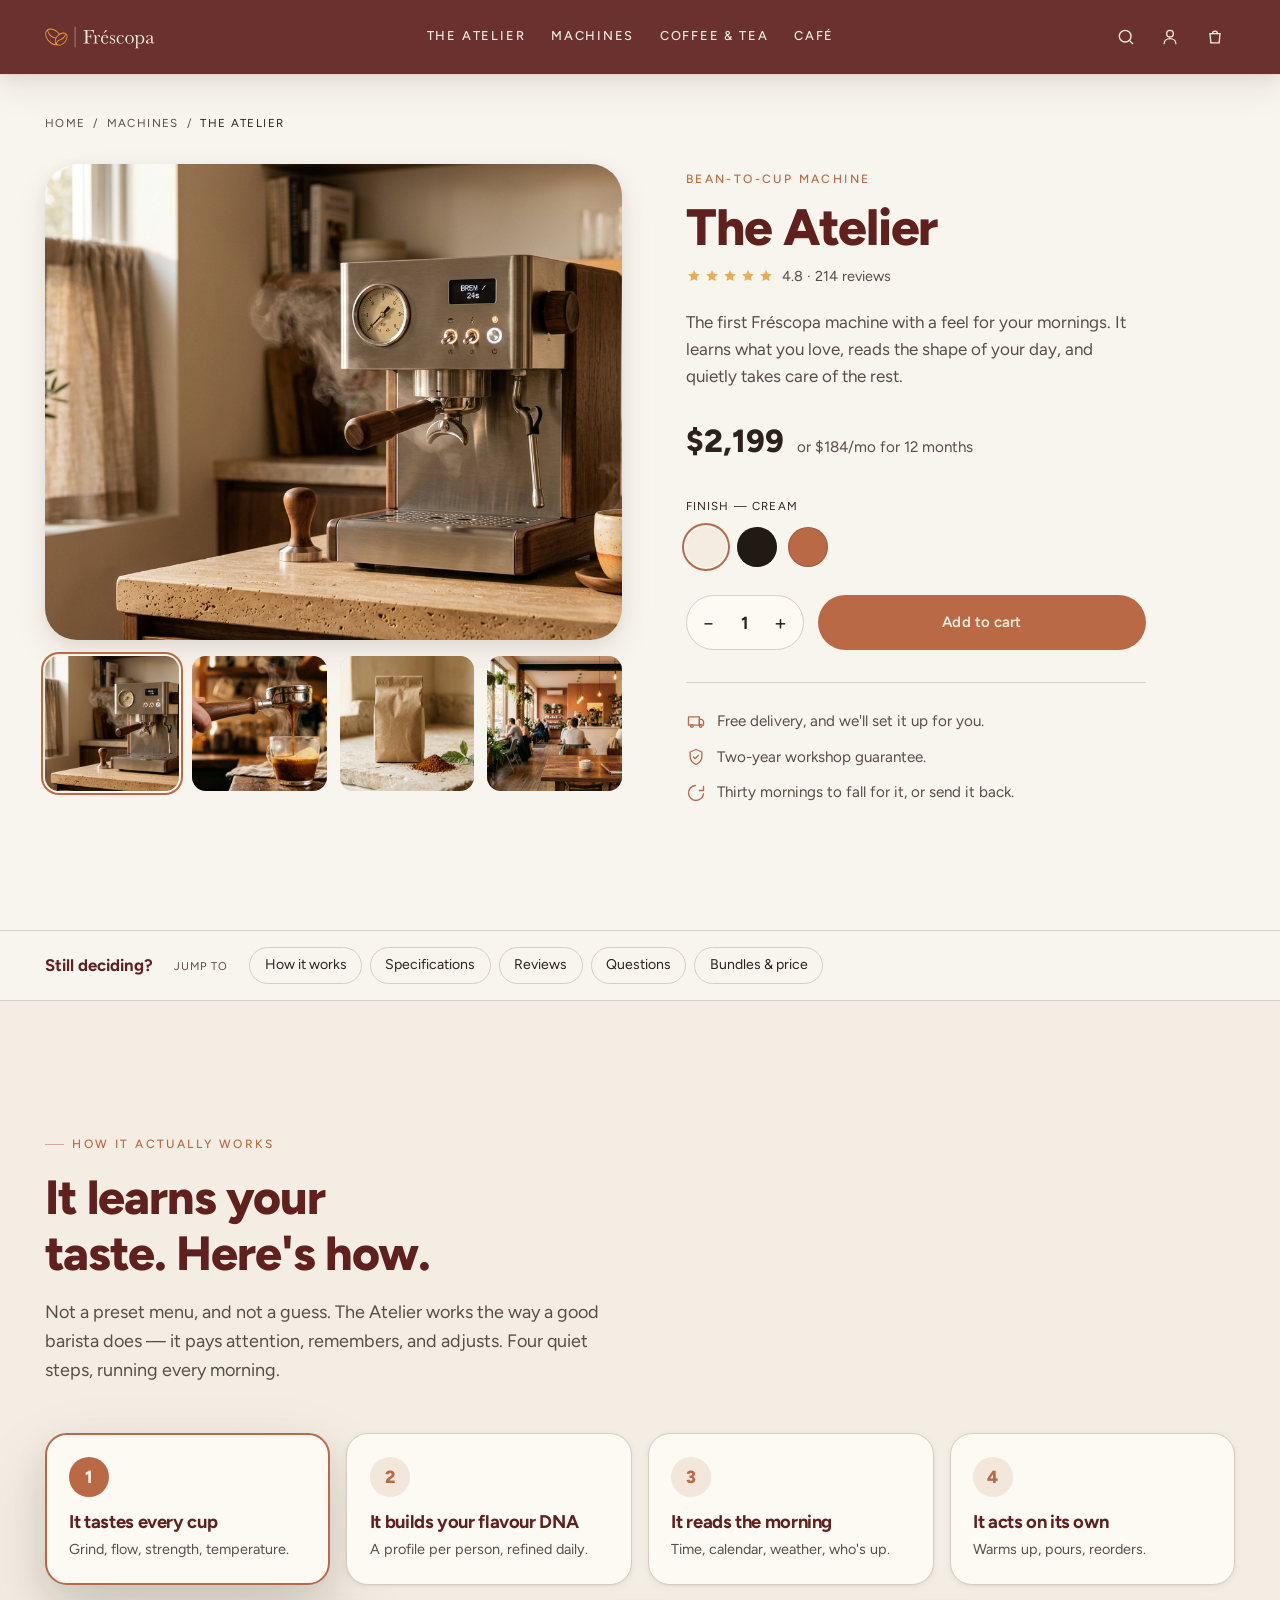
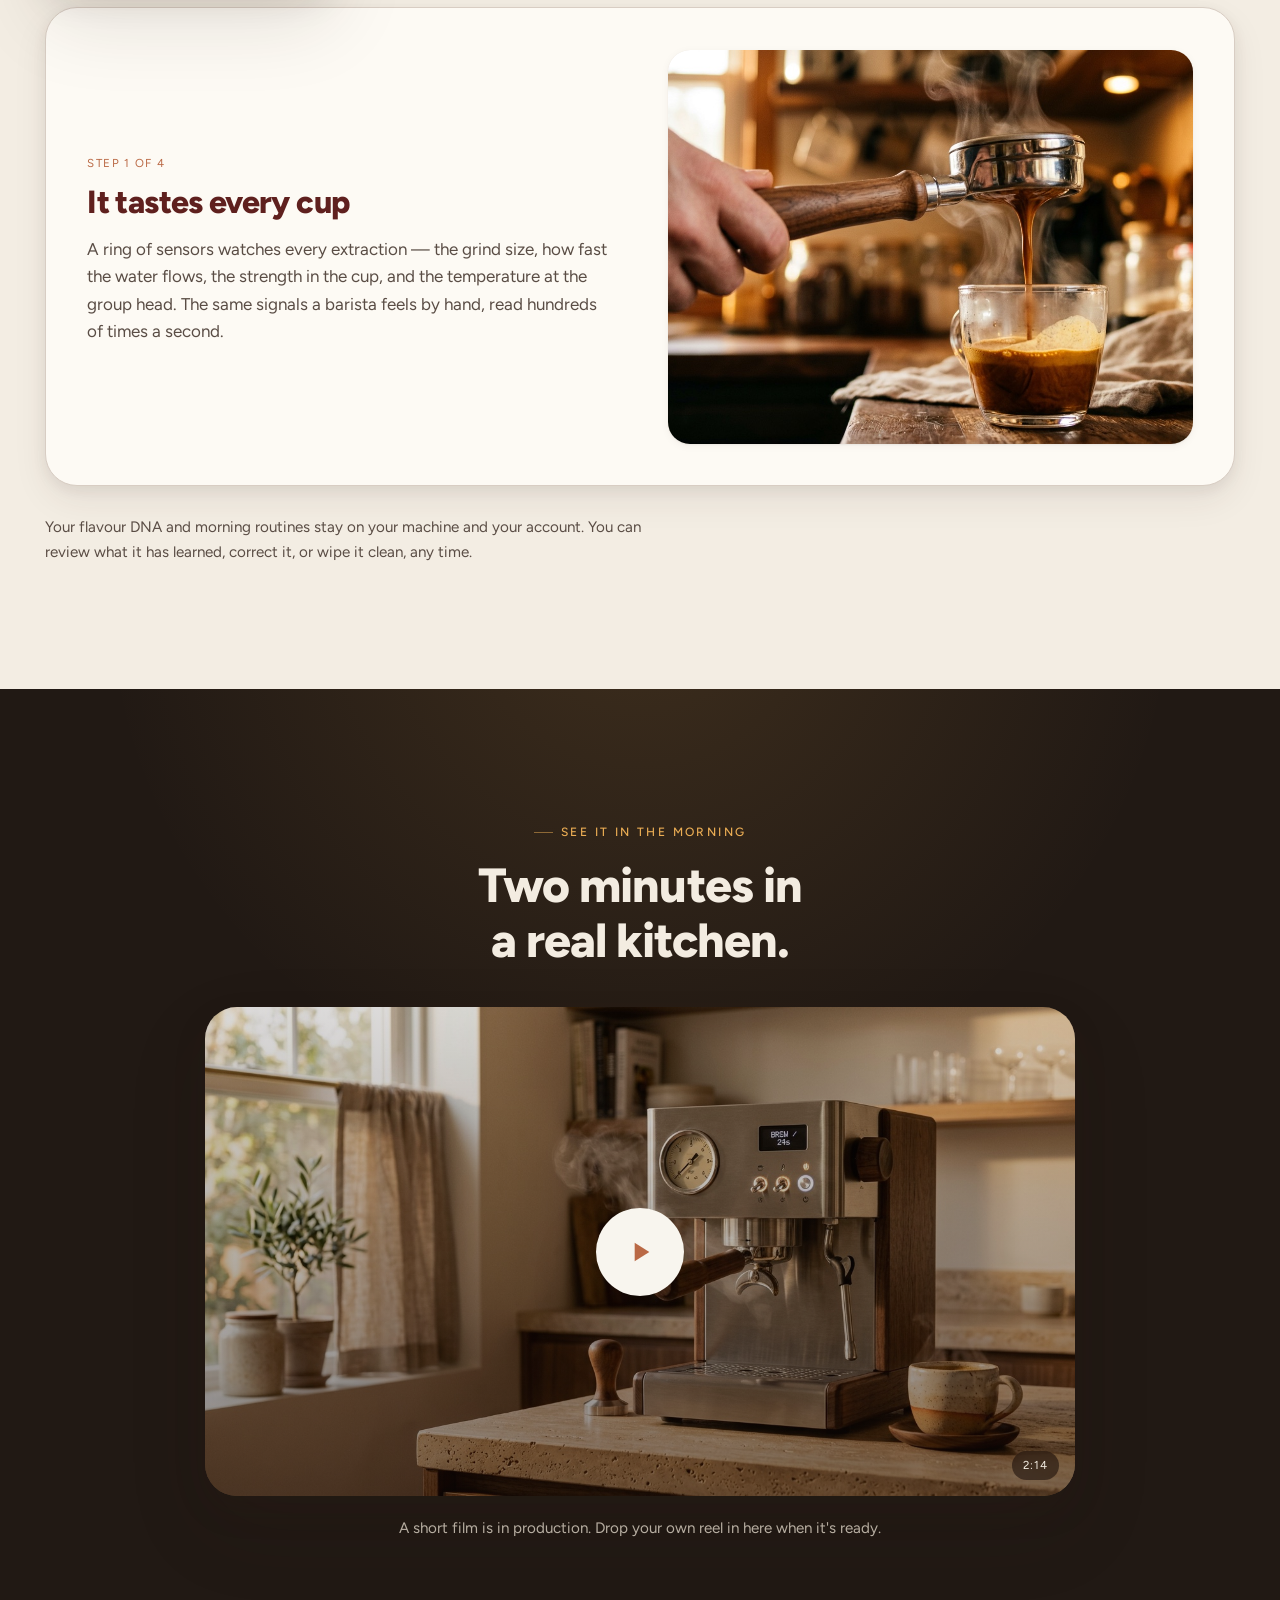
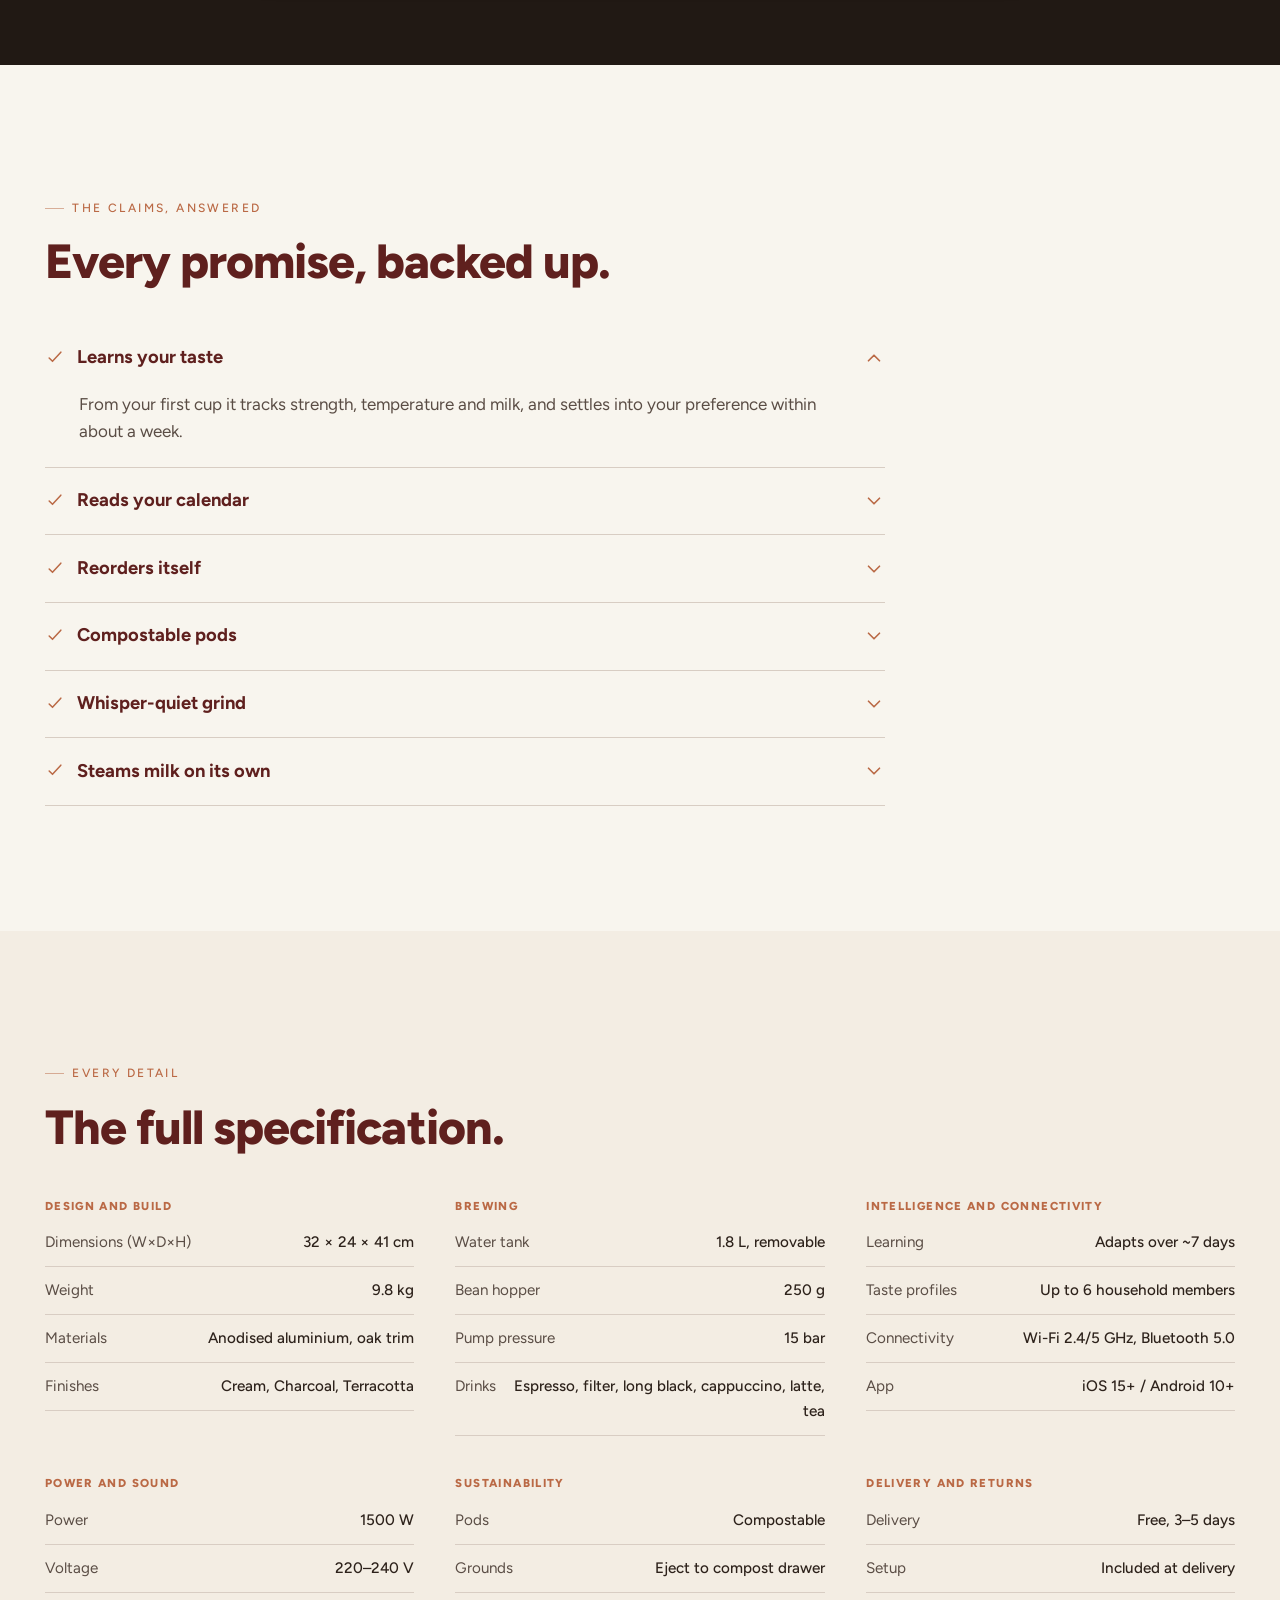
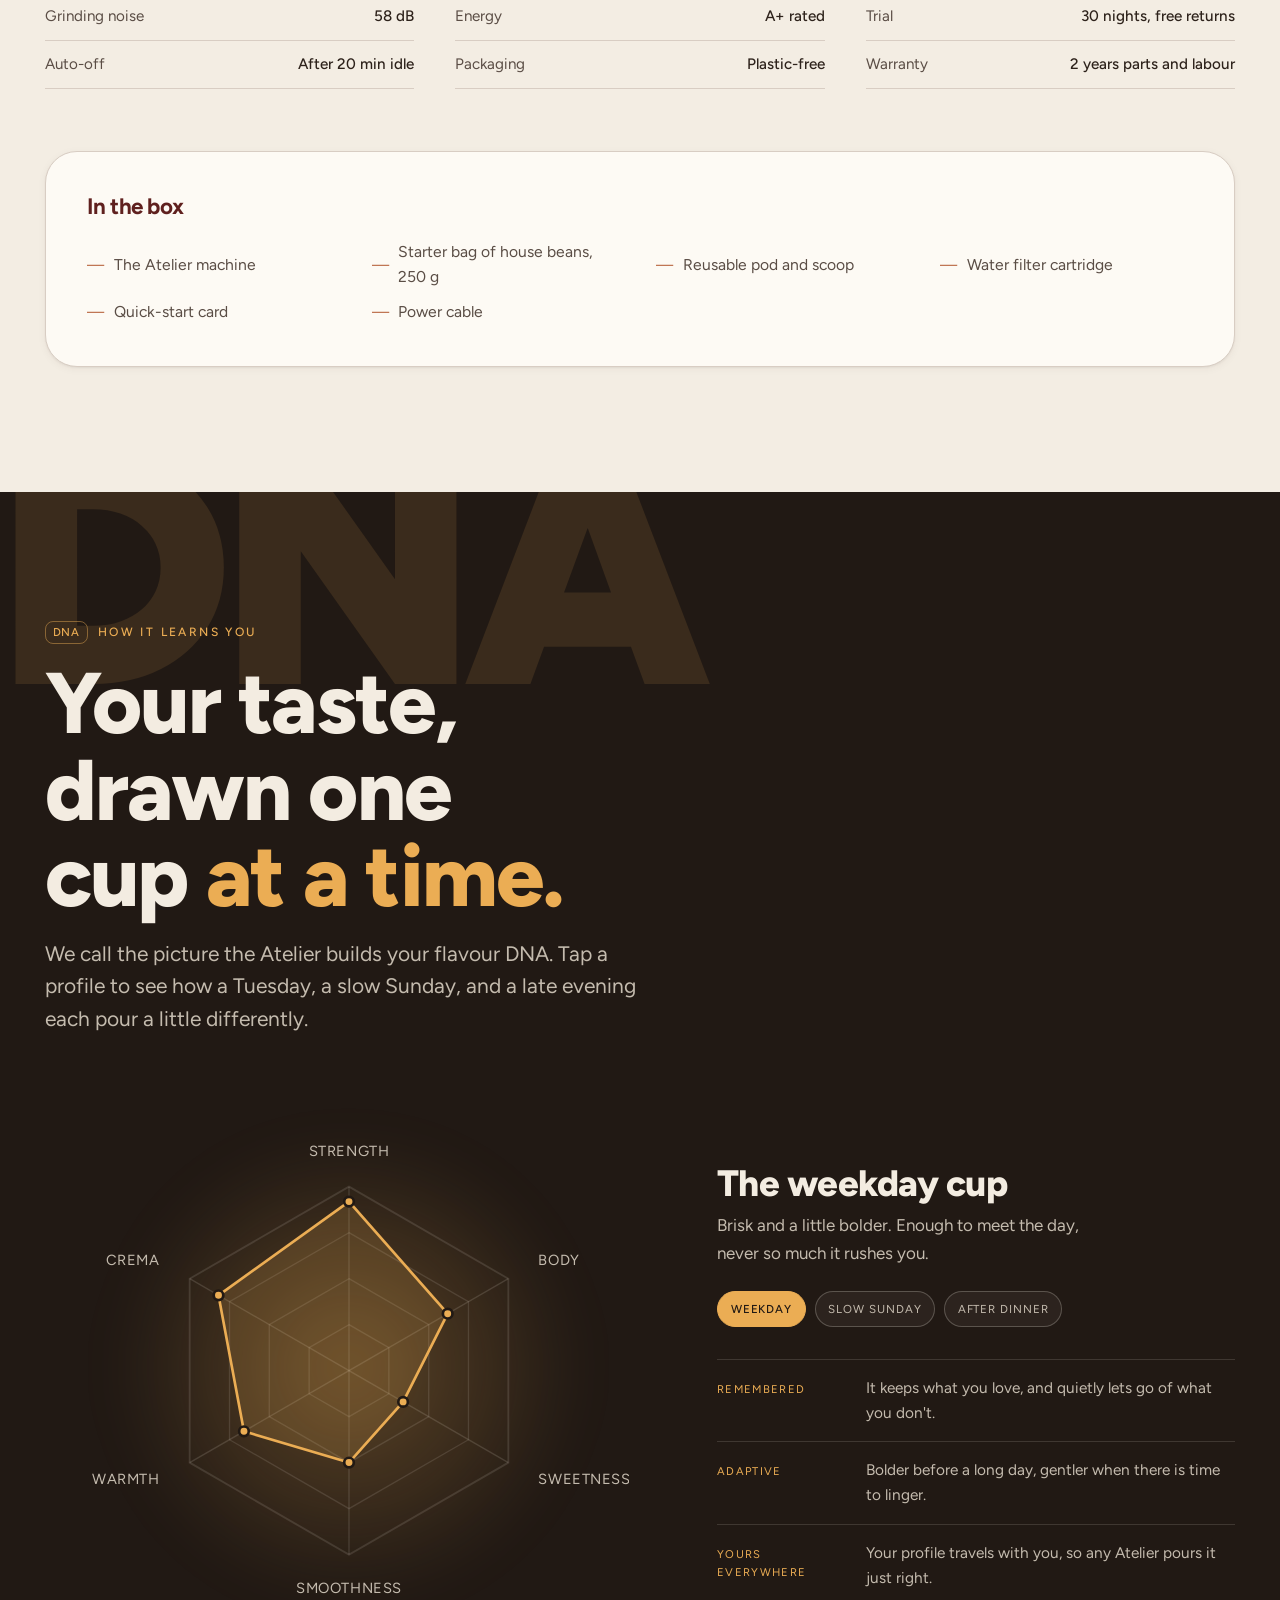
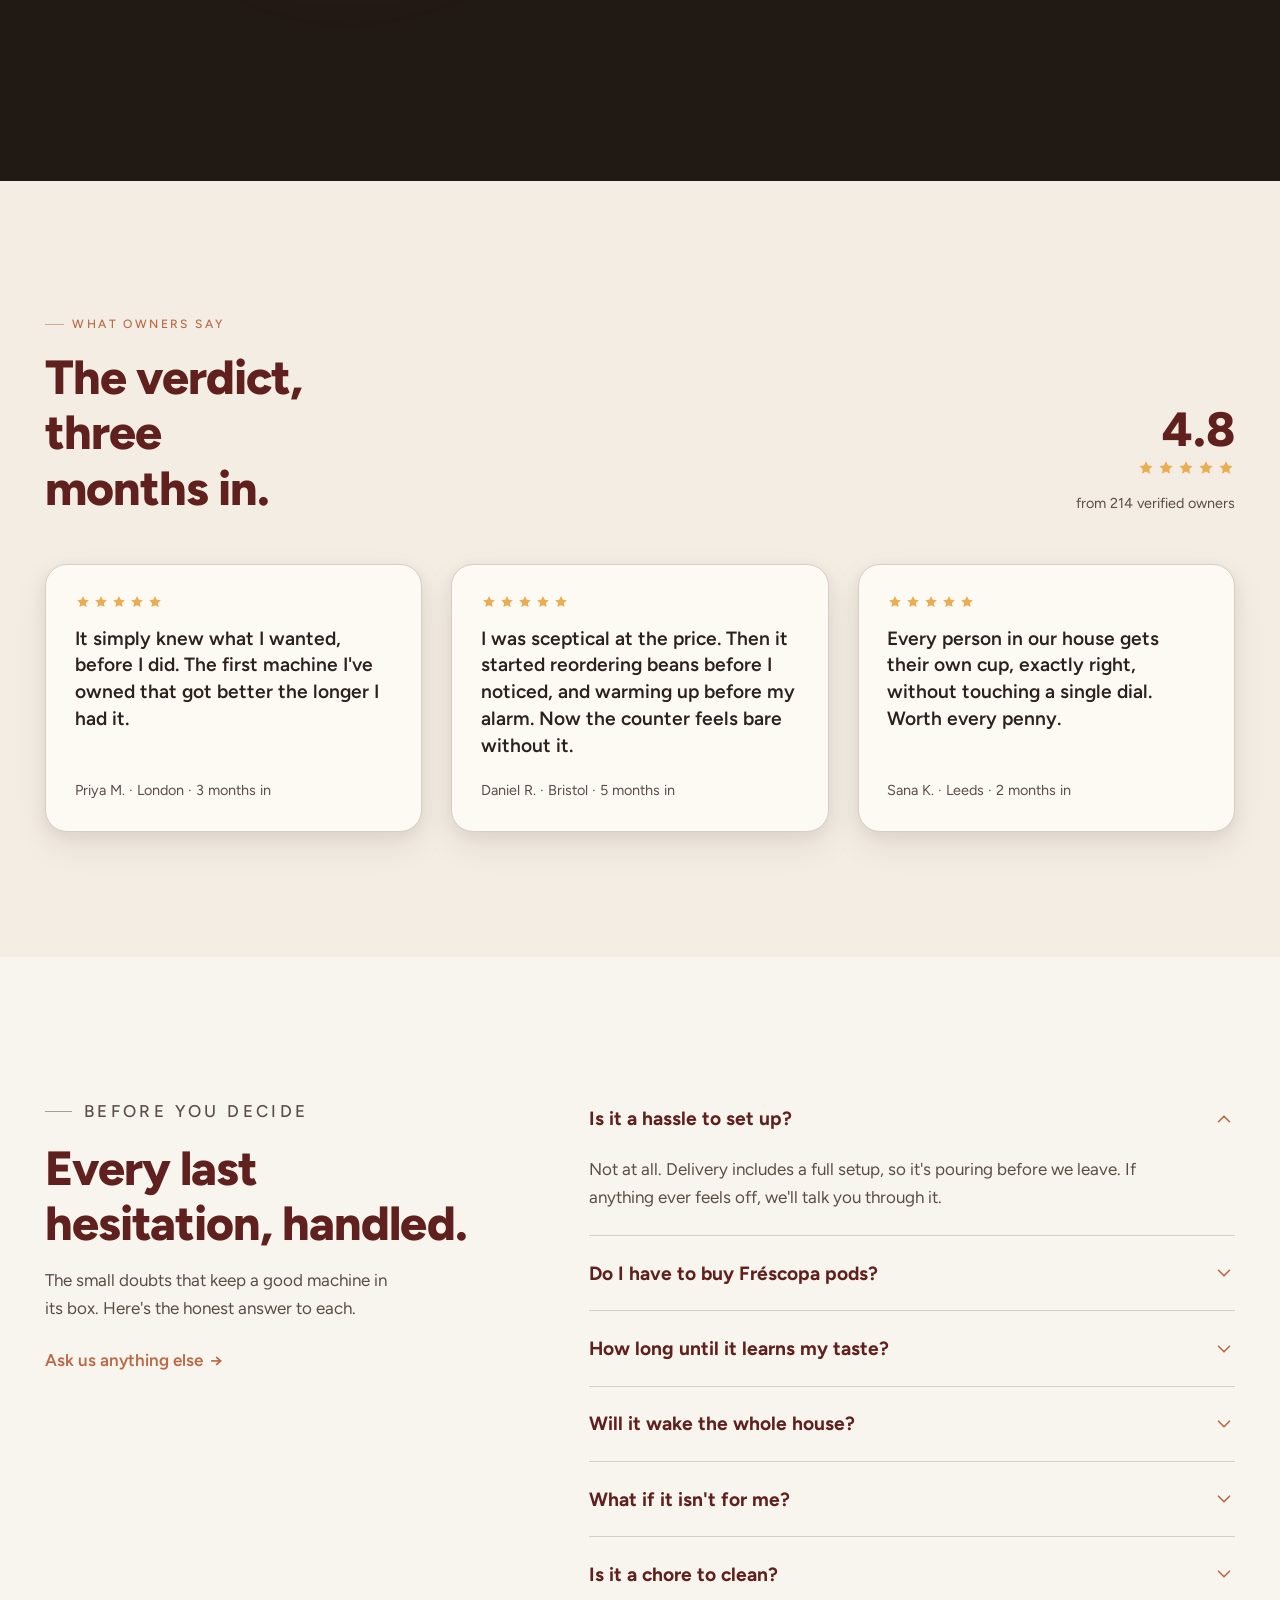
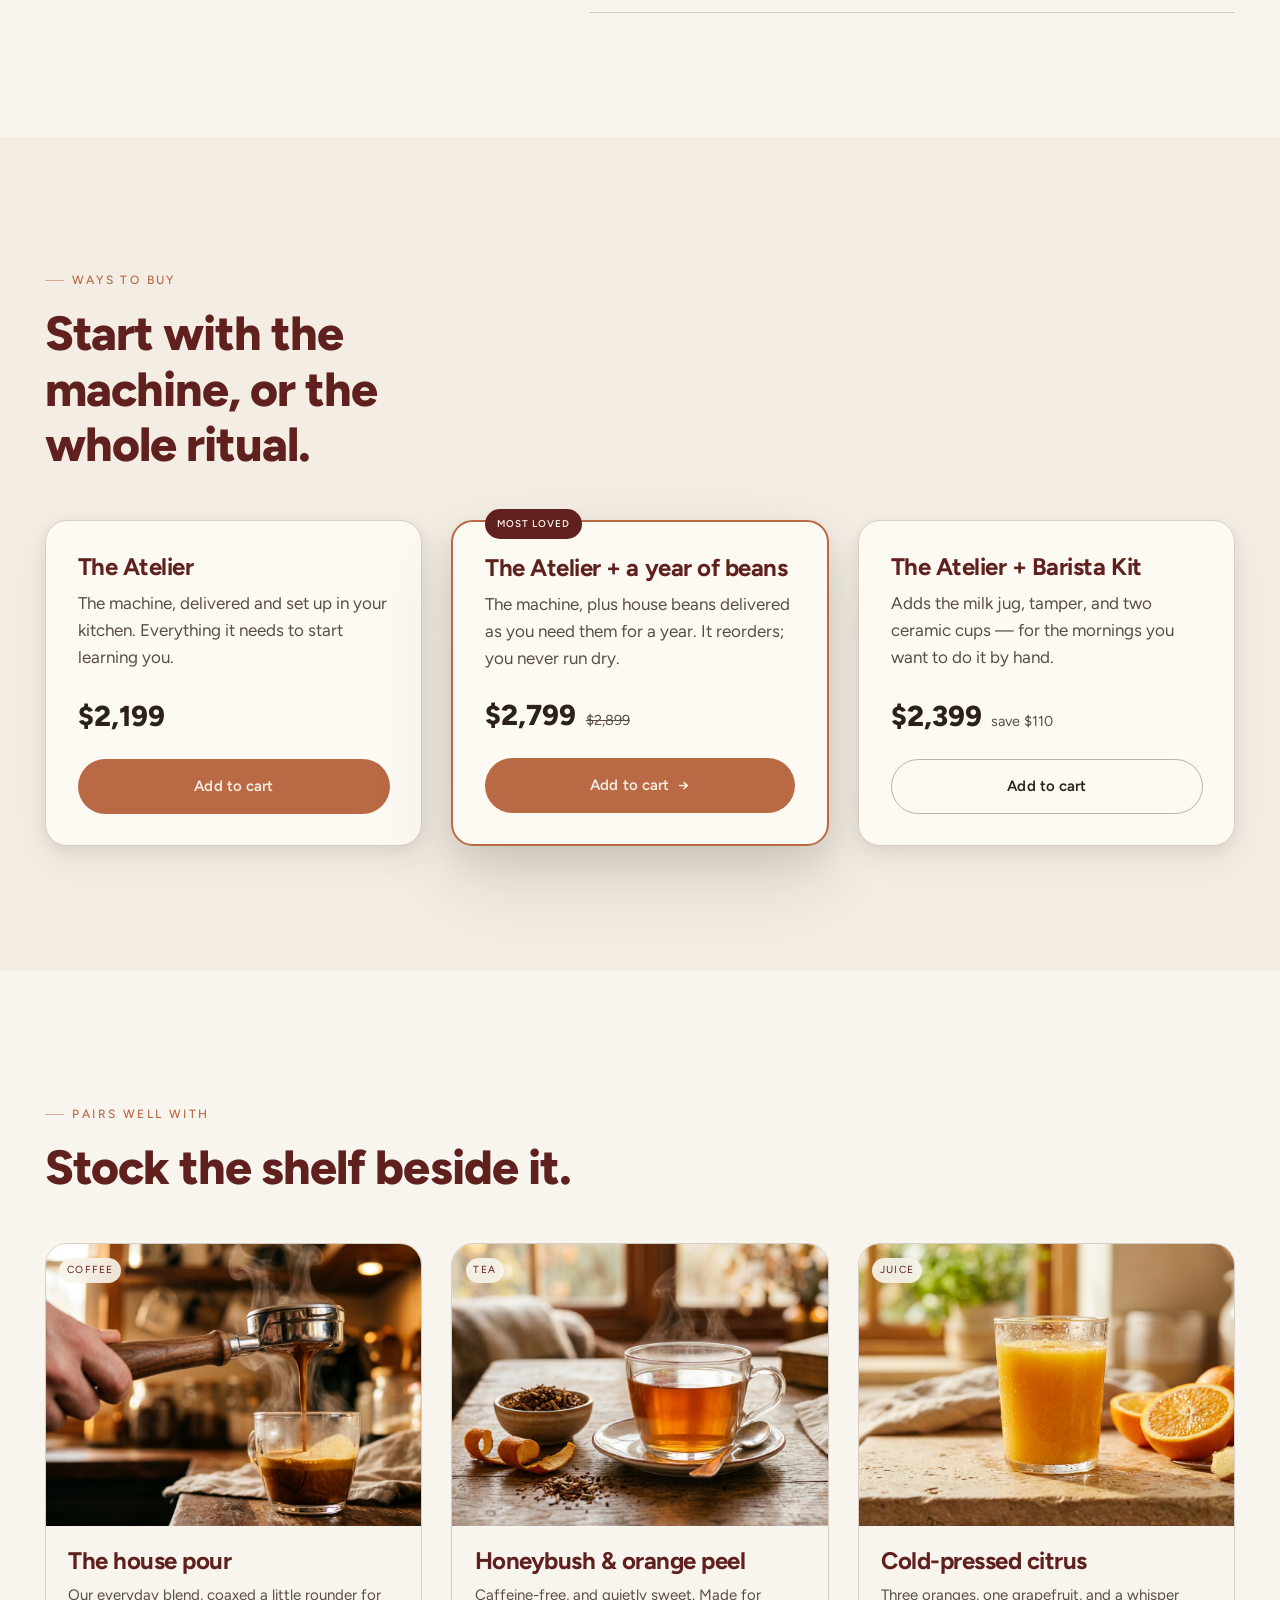
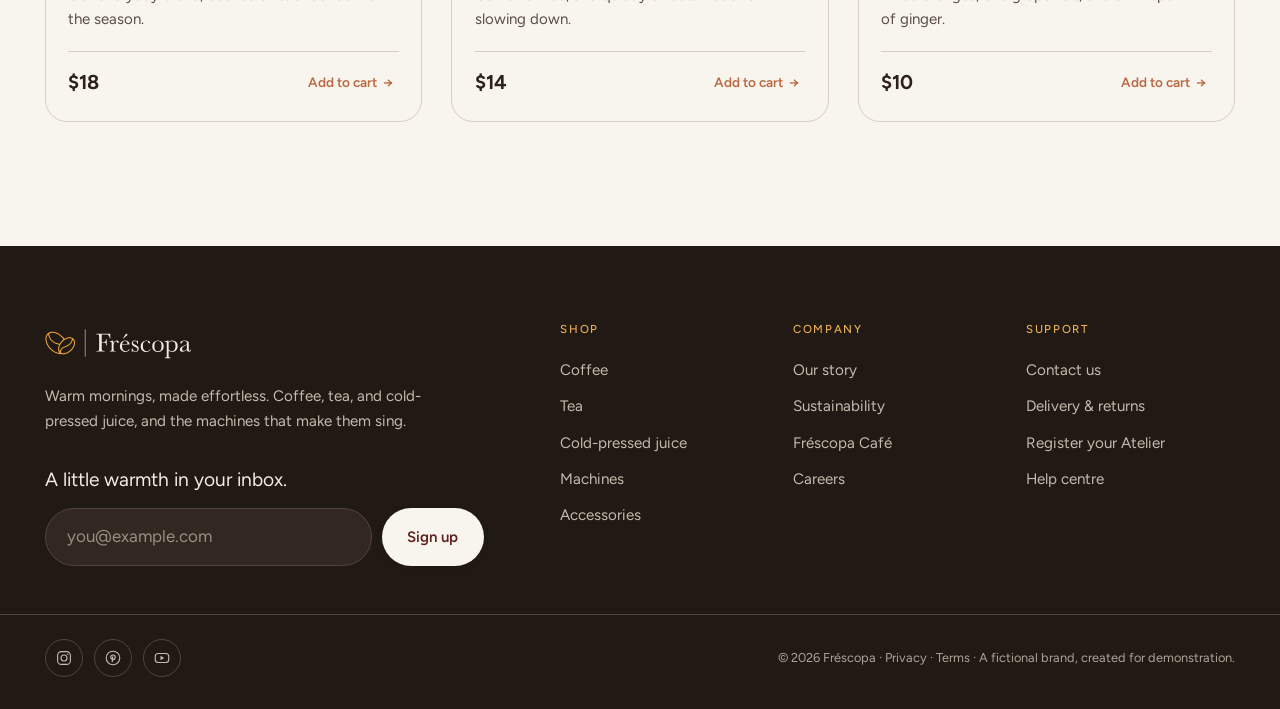
<file: frescopa-craft-current/atelier.html>
<!DOCTYPE html>
<html lang="en">
<head>
  <meta charset="UTF-8" />
  <meta name="viewport" content="width=device-width, initial-scale=1.0" />
  <title>The Atelier — Bean-to-cup coffee machine · Fréscopa</title>
  <meta name="description" content="The first Fréscopa machine with a feel for your mornings. It learns your taste, reads the shape of your day, and quietly takes care of the rest." />
  <link rel="icon" href="data:image/svg+xml,%3Csvg xmlns='http://www.w3.org/2000/svg' viewBox='0 0 32 32'%3E%3Crect width='32' height='32' rx='7' fill='%235b1c22'/%3E%3Cpath d='M11 9c4 0 8 3 8 8s-4 6-8 6' fill='none' stroke='%23eaa33a' stroke-width='3' stroke-linecap='round'/%3E%3C/svg%3E" />
  <link rel="preconnect" href="https://fonts.googleapis.com" />
  <link rel="preconnect" href="https://fonts.gstatic.com" crossorigin />
  <link href="https://fonts.googleapis.com/css2?family=Figtree:wght@400;500;600;700;800;900&display=swap" rel="stylesheet" />
  <link rel="stylesheet" href="./shared/tokens.css" />
  <link rel="stylesheet" href="./craft.css" />
  <link rel="stylesheet" href="./pdp.css" />
  <script defer src="./shared/flavor-dna.js"></script>
  <script defer src="./shared/app.js"></script>
  <script defer src="./pdp.js"></script>

  <script type="application/ld+json">
  {
    "@context": "https://schema.org",
    "@type": "Product",
    "name": "The Atelier",
    "sku": "FR-ATL-001",
    "brand": { "@type": "Brand", "name": "Fréscopa" },
    "category": "Bean-to-cup coffee machine",
    "description": "The first Fréscopa machine with a feel for your mornings. It learns your taste, reads the shape of your day, and quietly takes care of the rest.",
    "material": "Anodised aluminium, oak trim",
    "color": ["Cream", "Charcoal", "Terracotta"],
    "weight": { "@type": "QuantitativeValue", "value": "9.8", "unitCode": "KGM" },
    "offers": {
      "@type": "Offer",
      "price": "2199",
      "priceCurrency": "USD",
      "availability": "https://schema.org/InStock",
      "url": "atelier.html"
    },
    "aggregateRating": { "@type": "AggregateRating", "ratingValue": "4.8", "reviewCount": "214" }
  }
  </script>
  <script type="application/ld+json">
  {
    "@context": "https://schema.org",
    "@type": "FAQPage",
    "mainEntity": [
      { "@type": "Question", "name": "Is it a hassle to set up?", "acceptedAnswer": { "@type": "Answer", "text": "No. Delivery includes a full setup, so the Atelier is pouring before we leave. Support is available in-app, by phone, or at any Fréscopa café if anything feels off." } },
      { "@type": "Question", "name": "Do I have to buy Fréscopa pods?", "acceptedAnswer": { "@type": "Answer", "text": "No. The Atelier runs on whole beans and works with your own. Compostable Fréscopa pods are optional, not required." } },
      { "@type": "Question", "name": "How long until it learns my taste?", "acceptedAnswer": { "@type": "Answer", "text": "It adjusts from the first cup and settles into your preferences within about a week, typically before the first 250 g bag runs out." } },
      { "@type": "Question", "name": "Will it wake the whole house?", "acceptedAnswer": { "@type": "Answer", "text": "The grinder runs at about 58 dB, quiet enough to pour a cup without disturbing anyone still asleep." } },
      { "@type": "Question", "name": "What if it isn't for me?", "acceptedAnswer": { "@type": "Answer", "text": "There is a 30-night trial. If it does not earn its place, returns are free and fully covered." } },
      { "@type": "Question", "name": "Is it a chore to clean?", "acceptedAnswer": { "@type": "Answer", "text": "It rinses itself after every cup and the removable parts are dishwasher-safe. A full clean takes about a minute." } }
    ]
  }
  </script>
</head>
<body class="craft pdp-page">
  <a class="skip-link" href="#main">Skip to content</a>

  <!-- ============ HEADER ============ -->
  <header class="header" data-header>
    <div class="container container--wide header__inner">
      <a class="header__brand" href="index.html" aria-label="Fréscopa home">
        <img class="header__logo" src="./assets/frescopa-logo-light.svg" alt="Fréscopa" width="150" height="40" />
      </a>

      <nav class="nav" data-nav aria-label="Primary">
        <a href="atelier.html">The Atelier</a>
        <a href="index.html#mood">Machines</a>
        <a href="index.html#feed">Coffee &amp; tea</a>
        <a href="index.html#cafe">Café</a>
      </nav>

      <div class="header__utils">
        <button class="iconbtn" aria-label="Search">
          <svg viewBox="0 0 24 24" width="20" height="20" fill="none" stroke="currentColor" stroke-width="1.6"><circle cx="11" cy="11" r="7"/><path d="m20 20-3.2-3.2" stroke-linecap="round"/></svg>
        </button>
        <button class="iconbtn" aria-label="Account">
          <svg viewBox="0 0 24 24" width="20" height="20" fill="none" stroke="currentColor" stroke-width="1.6"><circle cx="12" cy="8" r="4"/><path d="M5 20c0-3.6 3.1-6 7-6s7 2.4 7 6" stroke-linecap="round"/></svg>
        </button>
        <button class="iconbtn iconbtn--cart" aria-label="Cart, 0 items" data-cart-button>
          <svg viewBox="0 0 24 24" width="20" height="20" fill="none" stroke="currentColor" stroke-width="1.6"><path d="M6 8h12l-1 11H7L6 8Z"/><path d="M9 8a3 3 0 0 1 6 0" stroke-linecap="round"/></svg>
          <span class="cart-badge" data-cart-count hidden>0</span>
        </button>
        <button class="nav-toggle" data-nav-toggle aria-label="Menu" aria-expanded="false" aria-controls="primary-nav">
          <span></span><span></span>
        </button>
      </div>
    </div>
  </header>

  <main id="main">

    <!-- ============ PRODUCT — gallery + buy box ============ -->
    <section class="pdp-product">
      <div class="container container--wide">
        <nav class="pdp-breadcrumb" aria-label="Breadcrumb">
          <a href="index.html">Home</a>
          <span aria-hidden="true">/</span>
          <a href="index.html#mood">Machines</a>
          <span aria-hidden="true">/</span>
          <span aria-current="page">The Atelier</span>
        </nav>

        <div class="pdp-layout">
          <!-- Gallery -->
          <div class="pdp-gallery" data-gallery>
            <div class="pdp-gallery__main">
              <img src="./assets/images/hero-machine.jpg" alt="The Atelier on a sunlit counter." data-gallery-image="0" />
              <img src="./assets/images/espresso-pour.jpg" alt="Espresso pouring from the Atelier." data-gallery-image="1" hidden />
              <img src="./assets/images/sustainability.jpg" alt="Grounds returned to soil." data-gallery-image="2" hidden />
              <img src="./assets/images/cafe-interior.jpg" alt="The Atelier at home in a warm kitchen." data-gallery-image="3" hidden />
            </div>
            <div class="pdp-gallery__thumbs">
              <button type="button" class="pdp-thumb is-active" data-gallery-thumb="0" aria-label="The Atelier on a sunlit counter."><img src="./assets/images/hero-machine.jpg" alt="" /></button>
              <button type="button" class="pdp-thumb" data-gallery-thumb="1" aria-label="Espresso pouring from the Atelier."><img src="./assets/images/espresso-pour.jpg" alt="" /></button>
              <button type="button" class="pdp-thumb" data-gallery-thumb="2" aria-label="Grounds returned to soil."><img src="./assets/images/sustainability.jpg" alt="" /></button>
              <button type="button" class="pdp-thumb" data-gallery-thumb="3" aria-label="The Atelier at home in a warm kitchen."><img src="./assets/images/cafe-interior.jpg" alt="" /></button>
            </div>
          </div>

          <!-- Buy box -->
          <div class="pdp-buy">
            <span class="eyebrow eyebrow--plain">Bean-to-cup machine</span>
            <h1>The Atelier</h1>
            <a class="pdp-rating" href="#reviews">
              <span class="pdp-stars" aria-hidden="true">
                <svg viewBox="0 0 24 24" width="16" height="16" fill="var(--amber)"><path d="M12 3l2.7 5.5 6 .9-4.3 4.2 1 6-5.4-2.8-5.4 2.8 1-6L3.3 9.4l6-.9z"/></svg>
                <svg viewBox="0 0 24 24" width="16" height="16" fill="var(--amber)"><path d="M12 3l2.7 5.5 6 .9-4.3 4.2 1 6-5.4-2.8-5.4 2.8 1-6L3.3 9.4l6-.9z"/></svg>
                <svg viewBox="0 0 24 24" width="16" height="16" fill="var(--amber)"><path d="M12 3l2.7 5.5 6 .9-4.3 4.2 1 6-5.4-2.8-5.4 2.8 1-6L3.3 9.4l6-.9z"/></svg>
                <svg viewBox="0 0 24 24" width="16" height="16" fill="var(--amber)"><path d="M12 3l2.7 5.5 6 .9-4.3 4.2 1 6-5.4-2.8-5.4 2.8 1-6L3.3 9.4l6-.9z"/></svg>
                <svg viewBox="0 0 24 24" width="16" height="16" fill="var(--amber)"><path d="M12 3l2.7 5.5 6 .9-4.3 4.2 1 6-5.4-2.8-5.4 2.8 1-6L3.3 9.4l6-.9z"/></svg>
              </span>
              <span>4.8 · 214 reviews</span>
            </a>
            <p class="pdp-buy__lead">The first Fréscopa machine with a feel for your mornings. It learns what you love, reads the shape of your day, and quietly takes care of the rest.</p>

            <div class="pdp-price">
              <span class="pdp-price__amount">$2,199</span>
              <span class="pdp-price__terms">or $184/mo for 12 months</span>
            </div>

            <!-- Finish -->
            <div class="pdp-field" data-finish>
              <p class="pdp-field__label">Finish — <span data-finish-name>Cream</span></p>
              <div class="pdp-swatches">
                <button type="button" class="pdp-swatch is-active" data-finish-swatch="Cream" title="Cream" aria-label="Cream" style="background: oklch(0.945 0.016 80);"></button>
                <button type="button" class="pdp-swatch" data-finish-swatch="Charcoal" title="Charcoal" aria-label="Charcoal" style="background: oklch(0.222 0.016 52);"></button>
                <button type="button" class="pdp-swatch" data-finish-swatch="Terracotta" title="Terracotta" aria-label="Terracotta" style="background: oklch(0.605 0.116 44);"></button>
              </div>
            </div>

            <!-- Quantity + add -->
            <div class="pdp-cartrow" data-add>
              <div class="pdp-qty">
                <button type="button" class="pdp-qty__btn" data-qty-dec aria-label="Decrease quantity">−</button>
                <span class="pdp-qty__val" data-qty-val>1</span>
                <button type="button" class="pdp-qty__btn" data-qty-inc aria-label="Increase quantity">+</button>
              </div>
              <button type="button" class="btn btn--terracotta" data-add-btn>Add to cart</button>
            </div>

            <!-- Trust -->
            <div class="pdp-trust">
              <div class="pdp-trust__item"><svg viewBox="0 0 24 24" width="20" height="20" fill="none" stroke="var(--terracotta)" stroke-width="1.6" stroke-linecap="round" stroke-linejoin="round"><path d="M3 7h13v10H3z"/><path d="M16 10h3l2 2.5V17h-5z"/><circle cx="7" cy="18" r="1.6"/><circle cx="17.5" cy="18" r="1.6"/></svg><span>Free delivery, and we'll set it up for you.</span></div>
              <div class="pdp-trust__item"><svg viewBox="0 0 24 24" width="20" height="20" fill="none" stroke="var(--terracotta)" stroke-width="1.6" stroke-linecap="round" stroke-linejoin="round"><path d="M12 3l7 3v5c0 4.4-3 8-7 10-4-2-7-5.6-7-10V6z"/><path d="M9 12l2 2 4-4"/></svg><span>Two-year workshop guarantee.</span></div>
              <div class="pdp-trust__item"><svg viewBox="0 0 24 24" width="20" height="20" fill="none" stroke="var(--terracotta)" stroke-width="1.6" stroke-linecap="round" stroke-linejoin="round"><path d="M21 12.8A9 9 0 1 1 11.2 3"/><path d="M21 4v5h-5"/></svg><span>Thirty mornings to fall for it, or send it back.</span></div>
            </div>
          </div>
        </div>
      </div>
    </section>

    <!-- ============ JUMP GUIDE ============ -->
    <section class="pdp-jump" aria-label="Jump to a section">
      <div class="container container--wide pdp-jump__inner">
        <span class="pdp-jump__lead">Still deciding?</span>
        <span class="pdp-jump__label">Jump to</span>
        <nav class="pdp-jump__links">
          <a href="#how">How it works</a>
          <a href="#specs">Specifications</a>
          <a href="#reviews">Reviews</a>
          <a href="#faq">Questions</a>
          <a href="#bundles">Bundles &amp; price</a>
        </nav>
      </div>
    </section>

    <!-- ============ HOW IT WORKS ============ -->
    <section class="pdp-section pdp-section--paper2 pdp-how" id="how">
      <div class="container container--wide">
        <div class="pdp-how__intro reveal">
          <p class="eyebrow">How it actually works</p>
          <h2 class="pdp-h2">It learns your taste. Here's how.</h2>
          <p class="pdp-lead">Not a preset menu, and not a guess. The Atelier works the way a good barista does — it pays attention, remembers, and adjusts. Four quiet steps, running every morning.</p>
        </div>

        <div class="pdp-steps reveal" data-steps>
          <button type="button" class="pdp-step is-active" data-step="0" aria-pressed="true">
            <div class="pdp-step__num">1</div>
            <h3>It tastes every cup</h3>
            <p>Grind, flow, strength, temperature.</p>
          </button>
          <button type="button" class="pdp-step" data-step="1" aria-pressed="false">
            <div class="pdp-step__num">2</div>
            <h3>It builds your flavour DNA</h3>
            <p>A profile per person, refined daily.</p>
          </button>
          <button type="button" class="pdp-step" data-step="2" aria-pressed="false">
            <div class="pdp-step__num">3</div>
            <h3>It reads the morning</h3>
            <p>Time, calendar, weather, who's up.</p>
          </button>
          <button type="button" class="pdp-step" data-step="3" aria-pressed="false">
            <div class="pdp-step__num">4</div>
            <h3>It acts on its own</h3>
            <p>Warms up, pours, reorders.</p>
          </button>
        </div>

        <div class="pdp-detail reveal">
          <div>
            <span class="pdp-detail__step">Step <span data-detail-n>1</span> of 4</span>
            <h3 data-detail-title>It tastes every cup</h3>
            <p data-detail-body>A ring of sensors watches every extraction — the grind size, how fast the water flows, the strength in the cup, and the temperature at the group head. The same signals a barista feels by hand, read hundreds of times a second.</p>
          </div>
          <div class="pdp-detail__media">
            <img src="./assets/images/espresso-pour.jpg" alt="Sensors reading every pour." data-detail-image />
          </div>
        </div>

        <p class="pdp-how__note">Your flavour DNA and morning routines stay on your machine and your account. You can review what it has learned, correct it, or wipe it clean, any time.</p>
      </div>
    </section>

    <!-- ============ VIDEO ============ -->
    <section class="pdp-video">
      <div class="pdp-video__inner reveal">
        <p class="eyebrow">See it in the morning</p>
        <h2>Two minutes in a real kitchen.</h2>
        <div class="pdp-video__frame">
          <img src="./assets/images/hero-machine.jpg" alt="A morning with the Atelier." />
          <button type="button" class="pdp-play" aria-label="Play the film">
            <svg viewBox="0 0 24 24" width="32" height="32" fill="var(--terracotta)" aria-hidden="true"><path d="M8 5v14l11-7z"/></svg>
          </button>
          <span class="pdp-video__time">2:14</span>
        </div>
        <p class="pdp-video__caption">A short film is in production. Drop your own reel in here when it's ready.</p>
      </div>
    </section>

    <!-- ============ CLAIMS ============ -->
    <section class="pdp-section pdp-section--paper pdp-claims">
      <div class="container container--wide">
        <p class="eyebrow reveal">The claims, answered</p>
        <h2 class="pdp-h2 reveal">Every promise, backed up.</h2>
        <div class="pdp-accordion reveal">
          <details class="pdp-acc" name="claims" open>
            <summary><span class="pdp-acc__q"><svg viewBox="0 0 24 24" width="20" height="20" fill="none" stroke="var(--terracotta)" stroke-width="1.8" stroke-linecap="round" stroke-linejoin="round" aria-hidden="true"><path d="M5 12l4 4 10-11"/></svg>Learns your taste</span><svg class="pdp-acc__chev" viewBox="0 0 24 24" width="22" height="22" fill="none" stroke="var(--terracotta)" stroke-width="1.8" stroke-linecap="round" stroke-linejoin="round" aria-hidden="true"><path d="M6 9l6 6 6-6"/></svg></summary>
            <p class="pdp-acc__a">From your first cup it tracks strength, temperature and milk, and settles into your preference within about a week.</p>
          </details>
          <details class="pdp-acc" name="claims">
            <summary><span class="pdp-acc__q"><svg viewBox="0 0 24 24" width="20" height="20" fill="none" stroke="var(--terracotta)" stroke-width="1.8" stroke-linecap="round" stroke-linejoin="round" aria-hidden="true"><path d="M5 12l4 4 10-11"/></svg>Reads your calendar</span><svg class="pdp-acc__chev" viewBox="0 0 24 24" width="22" height="22" fill="none" stroke="var(--terracotta)" stroke-width="1.8" stroke-linecap="round" stroke-linejoin="round" aria-hidden="true"><path d="M6 9l6 6 6-6"/></svg></summary>
            <p class="pdp-acc__a">A full morning and a slow one call for different cups. With your permission it checks your calendar and adjusts what it suggests.</p>
          </details>
          <details class="pdp-acc" name="claims">
            <summary><span class="pdp-acc__q"><svg viewBox="0 0 24 24" width="20" height="20" fill="none" stroke="var(--terracotta)" stroke-width="1.8" stroke-linecap="round" stroke-linejoin="round" aria-hidden="true"><path d="M5 12l4 4 10-11"/></svg>Reorders itself</span><svg class="pdp-acc__chev" viewBox="0 0 24 24" width="22" height="22" fill="none" stroke="var(--terracotta)" stroke-width="1.8" stroke-linecap="round" stroke-linejoin="round" aria-hidden="true"><path d="M6 9l6 6 6-6"/></svg></summary>
            <p class="pdp-acc__a">It watches the bean hopper and reorders your blend before you run out — and pauses the moment you ask it to.</p>
          </details>
          <details class="pdp-acc" name="claims">
            <summary><span class="pdp-acc__q"><svg viewBox="0 0 24 24" width="20" height="20" fill="none" stroke="var(--terracotta)" stroke-width="1.8" stroke-linecap="round" stroke-linejoin="round" aria-hidden="true"><path d="M5 12l4 4 10-11"/></svg>Compostable pods</span><svg class="pdp-acc__chev" viewBox="0 0 24 24" width="22" height="22" fill="none" stroke="var(--terracotta)" stroke-width="1.8" stroke-linecap="round" stroke-linejoin="round" aria-hidden="true"><path d="M6 9l6 6 6-6"/></svg></summary>
            <p class="pdp-acc__a">The optional pods break down in your compost, and spent grounds drop into a drawer you can empty straight onto the garden.</p>
          </details>
          <details class="pdp-acc" name="claims">
            <summary><span class="pdp-acc__q"><svg viewBox="0 0 24 24" width="20" height="20" fill="none" stroke="var(--terracotta)" stroke-width="1.8" stroke-linecap="round" stroke-linejoin="round" aria-hidden="true"><path d="M5 12l4 4 10-11"/></svg>Whisper-quiet grind</span><svg class="pdp-acc__chev" viewBox="0 0 24 24" width="22" height="22" fill="none" stroke="var(--terracotta)" stroke-width="1.8" stroke-linecap="round" stroke-linejoin="round" aria-hidden="true"><path d="M6 9l6 6 6-6"/></svg></summary>
            <p class="pdp-acc__a">The grinder runs at about 58 dB, quiet enough to pour a cup without waking anyone still asleep.</p>
          </details>
          <details class="pdp-acc" name="claims">
            <summary><span class="pdp-acc__q"><svg viewBox="0 0 24 24" width="20" height="20" fill="none" stroke="var(--terracotta)" stroke-width="1.8" stroke-linecap="round" stroke-linejoin="round" aria-hidden="true"><path d="M5 12l4 4 10-11"/></svg>Steams milk on its own</span><svg class="pdp-acc__chev" viewBox="0 0 24 24" width="22" height="22" fill="none" stroke="var(--terracotta)" stroke-width="1.8" stroke-linecap="round" stroke-linejoin="round" aria-hidden="true"><path d="M6 9l6 6 6-6"/></svg></summary>
            <p class="pdp-acc__a">An automatic wand textures milk to the right temperature for each drink — no jug to swirl by hand.</p>
          </details>
        </div>
      </div>
    </section>

    <!-- ============ FULL SPECIFICATIONS ============ -->
    <section class="pdp-section pdp-section--paper2 pdp-specs" id="specs">
      <div class="container container--wide">
        <p class="eyebrow reveal">Every detail</p>
        <h2 class="pdp-h2 reveal">The full specification.</h2>

        <div class="pdp-specs__grid reveal">
          <div class="pdp-specgroup">
            <h3>Design and build</h3>
            <dl>
              <div class="pdp-specrow"><dt>Dimensions (W×D×H)</dt><dd>32 × 24 × 41 cm</dd></div>
              <div class="pdp-specrow"><dt>Weight</dt><dd>9.8 kg</dd></div>
              <div class="pdp-specrow"><dt>Materials</dt><dd>Anodised aluminium, oak trim</dd></div>
              <div class="pdp-specrow"><dt>Finishes</dt><dd>Cream, Charcoal, Terracotta</dd></div>
            </dl>
          </div>
          <div class="pdp-specgroup">
            <h3>Brewing</h3>
            <dl>
              <div class="pdp-specrow"><dt>Water tank</dt><dd>1.8 L, removable</dd></div>
              <div class="pdp-specrow"><dt>Bean hopper</dt><dd>250 g</dd></div>
              <div class="pdp-specrow"><dt>Pump pressure</dt><dd>15 bar</dd></div>
              <div class="pdp-specrow"><dt>Drinks</dt><dd>Espresso, filter, long black, cappuccino, latte, tea</dd></div>
            </dl>
          </div>
          <div class="pdp-specgroup">
            <h3>Intelligence and connectivity</h3>
            <dl>
              <div class="pdp-specrow"><dt>Learning</dt><dd>Adapts over ~7 days</dd></div>
              <div class="pdp-specrow"><dt>Taste profiles</dt><dd>Up to 6 household members</dd></div>
              <div class="pdp-specrow"><dt>Connectivity</dt><dd>Wi-Fi 2.4/5 GHz, Bluetooth 5.0</dd></div>
              <div class="pdp-specrow"><dt>App</dt><dd>iOS 15+ / Android 10+</dd></div>
            </dl>
          </div>
          <div class="pdp-specgroup">
            <h3>Power and sound</h3>
            <dl>
              <div class="pdp-specrow"><dt>Power</dt><dd>1500 W</dd></div>
              <div class="pdp-specrow"><dt>Voltage</dt><dd>220–240 V</dd></div>
              <div class="pdp-specrow"><dt>Grinding noise</dt><dd>58 dB</dd></div>
              <div class="pdp-specrow"><dt>Auto-off</dt><dd>After 20 min idle</dd></div>
            </dl>
          </div>
          <div class="pdp-specgroup">
            <h3>Sustainability</h3>
            <dl>
              <div class="pdp-specrow"><dt>Pods</dt><dd>Compostable</dd></div>
              <div class="pdp-specrow"><dt>Grounds</dt><dd>Eject to compost drawer</dd></div>
              <div class="pdp-specrow"><dt>Energy</dt><dd>A+ rated</dd></div>
              <div class="pdp-specrow"><dt>Packaging</dt><dd>Plastic-free</dd></div>
            </dl>
          </div>
          <div class="pdp-specgroup">
            <h3>Delivery and returns</h3>
            <dl>
              <div class="pdp-specrow"><dt>Delivery</dt><dd>Free, 3–5 days</dd></div>
              <div class="pdp-specrow"><dt>Setup</dt><dd>Included at delivery</dd></div>
              <div class="pdp-specrow"><dt>Trial</dt><dd>30 nights, free returns</dd></div>
              <div class="pdp-specrow"><dt>Warranty</dt><dd>2 years parts and labour</dd></div>
            </dl>
          </div>
        </div>

        <div class="pdp-box reveal">
          <h3>In the box</h3>
          <div class="pdp-box__grid">
            <div class="pdp-box__item">The Atelier machine</div>
            <div class="pdp-box__item">Starter bag of house beans, 250 g</div>
            <div class="pdp-box__item">Reusable pod and scoop</div>
            <div class="pdp-box__item">Water filter cartridge</div>
            <div class="pdp-box__item">Quick-start card</div>
            <div class="pdp-box__item">Power cable</div>
          </div>
        </div>
      </div>
    </section>

    <!-- ============ FLAVOUR DNA (charcoal, reuses .learn / .dna) ============ -->
    <section class="learn" id="dna">
      <span class="bignum" aria-hidden="true">DNA</span>
      <div class="container container--wide">
        <header class="learn__head reveal">
          <p class="kicker kicker--dark"><span class="kicker__n">DNA</span> How it learns you</p>
          <h2 class="learn__title">Your taste, drawn one cup <em>at a time.</em></h2>
          <p class="lede lede--dark">We call the picture the Atelier builds your flavour DNA. Tap a profile to see how a Tuesday, a slow Sunday, and a late evening each pour a little differently.</p>
        </header>

        <div class="dna reveal" data-flavor-dna data-default="weekday" data-autocycle style="--reveal-delay:.08s">
          <div class="dna__stage">
            <svg data-dna-svg></svg>
          </div>
          <div class="dna__side">
            <div class="dna__readout">
              <h4 data-flavor-title>The weekday cup</h4>
              <p data-flavor-note></p>
            </div>
            <div class="dna__controls" role="group" aria-label="Choose a taste profile">
              <button data-profile="weekday" class="dna__btn">Weekday</button>
              <button data-profile="sunday" class="dna__btn">Slow Sunday</button>
              <button data-profile="evening" class="dna__btn">After dinner</button>
            </div>
            <ul class="learn__points">
              <li>
                <span class="learn__pt-label">Remembered</span>
                <span class="learn__pt-text">It keeps what you love, and quietly lets go of what you don't.</span>
              </li>
              <li>
                <span class="learn__pt-label">Adaptive</span>
                <span class="learn__pt-text">Bolder before a long day, gentler when there is time to linger.</span>
              </li>
              <li>
                <span class="learn__pt-label">Yours everywhere</span>
                <span class="learn__pt-text">Your profile travels with you, so any Atelier pours it just right.</span>
              </li>
            </ul>
          </div>
        </div>
      </div>
    </section>

    <!-- ============ REVIEWS ============ -->
    <section class="pdp-section pdp-section--paper2 pdp-reviews" id="reviews">
      <div class="container container--wide">
        <div class="pdp-reviews__head reveal">
          <div class="pdp-reviews__head-l">
            <p class="eyebrow">What owners say</p>
            <h2 class="pdp-h2">The verdict, three months in.</h2>
          </div>
          <div class="pdp-score">
            <div class="pdp-score__num">4.8</div>
            <span class="pdp-score__stars" aria-hidden="true">
              <svg viewBox="0 0 24 24" width="18" height="18" fill="var(--amber)"><path d="M12 3l2.7 5.5 6 .9-4.3 4.2 1 6-5.4-2.8-5.4 2.8 1-6L3.3 9.4l6-.9z"/></svg>
              <svg viewBox="0 0 24 24" width="18" height="18" fill="var(--amber)"><path d="M12 3l2.7 5.5 6 .9-4.3 4.2 1 6-5.4-2.8-5.4 2.8 1-6L3.3 9.4l6-.9z"/></svg>
              <svg viewBox="0 0 24 24" width="18" height="18" fill="var(--amber)"><path d="M12 3l2.7 5.5 6 .9-4.3 4.2 1 6-5.4-2.8-5.4 2.8 1-6L3.3 9.4l6-.9z"/></svg>
              <svg viewBox="0 0 24 24" width="18" height="18" fill="var(--amber)"><path d="M12 3l2.7 5.5 6 .9-4.3 4.2 1 6-5.4-2.8-5.4 2.8 1-6L3.3 9.4l6-.9z"/></svg>
              <svg viewBox="0 0 24 24" width="18" height="18" fill="var(--amber)"><path d="M12 3l2.7 5.5 6 .9-4.3 4.2 1 6-5.4-2.8-5.4 2.8 1-6L3.3 9.4l6-.9z"/></svg>
            </span>
            <p class="pdp-score__count">from 214 verified owners</p>
          </div>
        </div>
        <div class="pdp-reviewgrid">
          <figure class="pdp-review reveal">
            <span class="pdp-stars" aria-hidden="true">
              <svg viewBox="0 0 24 24" width="16" height="16" fill="var(--amber)"><path d="M12 3l2.7 5.5 6 .9-4.3 4.2 1 6-5.4-2.8-5.4 2.8 1-6L3.3 9.4l6-.9z"/></svg>
              <svg viewBox="0 0 24 24" width="16" height="16" fill="var(--amber)"><path d="M12 3l2.7 5.5 6 .9-4.3 4.2 1 6-5.4-2.8-5.4 2.8 1-6L3.3 9.4l6-.9z"/></svg>
              <svg viewBox="0 0 24 24" width="16" height="16" fill="var(--amber)"><path d="M12 3l2.7 5.5 6 .9-4.3 4.2 1 6-5.4-2.8-5.4 2.8 1-6L3.3 9.4l6-.9z"/></svg>
              <svg viewBox="0 0 24 24" width="16" height="16" fill="var(--amber)"><path d="M12 3l2.7 5.5 6 .9-4.3 4.2 1 6-5.4-2.8-5.4 2.8 1-6L3.3 9.4l6-.9z"/></svg>
              <svg viewBox="0 0 24 24" width="16" height="16" fill="var(--amber)"><path d="M12 3l2.7 5.5 6 .9-4.3 4.2 1 6-5.4-2.8-5.4 2.8 1-6L3.3 9.4l6-.9z"/></svg>
            </span>
            <blockquote>It simply knew what I wanted, before I did. The first machine I've owned that got better the longer I had it.</blockquote>
            <figcaption>Priya M. · London · 3 months in</figcaption>
          </figure>
          <figure class="pdp-review reveal" style="--reveal-delay:.08s">
            <span class="pdp-stars" aria-hidden="true">
              <svg viewBox="0 0 24 24" width="16" height="16" fill="var(--amber)"><path d="M12 3l2.7 5.5 6 .9-4.3 4.2 1 6-5.4-2.8-5.4 2.8 1-6L3.3 9.4l6-.9z"/></svg>
              <svg viewBox="0 0 24 24" width="16" height="16" fill="var(--amber)"><path d="M12 3l2.7 5.5 6 .9-4.3 4.2 1 6-5.4-2.8-5.4 2.8 1-6L3.3 9.4l6-.9z"/></svg>
              <svg viewBox="0 0 24 24" width="16" height="16" fill="var(--amber)"><path d="M12 3l2.7 5.5 6 .9-4.3 4.2 1 6-5.4-2.8-5.4 2.8 1-6L3.3 9.4l6-.9z"/></svg>
              <svg viewBox="0 0 24 24" width="16" height="16" fill="var(--amber)"><path d="M12 3l2.7 5.5 6 .9-4.3 4.2 1 6-5.4-2.8-5.4 2.8 1-6L3.3 9.4l6-.9z"/></svg>
              <svg viewBox="0 0 24 24" width="16" height="16" fill="var(--amber)"><path d="M12 3l2.7 5.5 6 .9-4.3 4.2 1 6-5.4-2.8-5.4 2.8 1-6L3.3 9.4l6-.9z"/></svg>
            </span>
            <blockquote>I was sceptical at the price. Then it started reordering beans before I noticed, and warming up before my alarm. Now the counter feels bare without it.</blockquote>
            <figcaption>Daniel R. · Bristol · 5 months in</figcaption>
          </figure>
          <figure class="pdp-review reveal" style="--reveal-delay:.16s">
            <span class="pdp-stars" aria-hidden="true">
              <svg viewBox="0 0 24 24" width="16" height="16" fill="var(--amber)"><path d="M12 3l2.7 5.5 6 .9-4.3 4.2 1 6-5.4-2.8-5.4 2.8 1-6L3.3 9.4l6-.9z"/></svg>
              <svg viewBox="0 0 24 24" width="16" height="16" fill="var(--amber)"><path d="M12 3l2.7 5.5 6 .9-4.3 4.2 1 6-5.4-2.8-5.4 2.8 1-6L3.3 9.4l6-.9z"/></svg>
              <svg viewBox="0 0 24 24" width="16" height="16" fill="var(--amber)"><path d="M12 3l2.7 5.5 6 .9-4.3 4.2 1 6-5.4-2.8-5.4 2.8 1-6L3.3 9.4l6-.9z"/></svg>
              <svg viewBox="0 0 24 24" width="16" height="16" fill="var(--amber)"><path d="M12 3l2.7 5.5 6 .9-4.3 4.2 1 6-5.4-2.8-5.4 2.8 1-6L3.3 9.4l6-.9z"/></svg>
              <svg viewBox="0 0 24 24" width="16" height="16" fill="var(--amber)"><path d="M12 3l2.7 5.5 6 .9-4.3 4.2 1 6-5.4-2.8-5.4 2.8 1-6L3.3 9.4l6-.9z"/></svg>
            </span>
            <blockquote>Every person in our house gets their own cup, exactly right, without touching a single dial. Worth every penny.</blockquote>
            <figcaption>Sana K. · Leeds · 2 months in</figcaption>
          </figure>
        </div>
      </div>
    </section>

    <!-- ============ FAQ ============ -->
    <section class="pdp-section pdp-section--paper pdp-faq" id="faq">
      <div class="container container--wide pdp-faq__grid">
        <div class="pdp-faq__intro reveal">
          <p class="eyebrow">Before you decide</p>
          <h2 class="pdp-h2">Every last hesitation, handled.</h2>
          <p>The small doubts that keep a good machine in its box. Here's the honest answer to each.</p>
          <a class="link" href="index.html#cafe">Ask us anything else <span class="arrow" aria-hidden="true">→</span></a>
        </div>
        <div class="pdp-accordion reveal">
          <details class="pdp-acc" name="faq" open>
            <summary><span class="pdp-acc__q">Is it a hassle to set up?</span><svg class="pdp-acc__chev" viewBox="0 0 24 24" width="22" height="22" fill="none" stroke="var(--terracotta)" stroke-width="1.8" stroke-linecap="round" stroke-linejoin="round" aria-hidden="true"><path d="M6 9l6 6 6-6"/></svg></summary>
            <p class="pdp-acc__a">Not at all. Delivery includes a full setup, so it's pouring before we leave. If anything ever feels off, we'll talk you through it.</p>
          </details>
          <details class="pdp-acc" name="faq">
            <summary><span class="pdp-acc__q">Do I have to buy Fréscopa pods?</span><svg class="pdp-acc__chev" viewBox="0 0 24 24" width="22" height="22" fill="none" stroke="var(--terracotta)" stroke-width="1.8" stroke-linecap="round" stroke-linejoin="round" aria-hidden="true"><path d="M6 9l6 6 6-6"/></svg></summary>
            <p class="pdp-acc__a">Never. The Atelier is happiest with whole beans, and it works beautifully with your own. Our pods are there if you want them, not because you have to.</p>
          </details>
          <details class="pdp-acc" name="faq">
            <summary><span class="pdp-acc__q">How long until it learns my taste?</span><svg class="pdp-acc__chev" viewBox="0 0 24 24" width="22" height="22" fill="none" stroke="var(--terracotta)" stroke-width="1.8" stroke-linecap="round" stroke-linejoin="round" aria-hidden="true"><path d="M6 9l6 6 6-6"/></svg></summary>
            <p class="pdp-acc__a">Give it a week of mornings. It starts adjusting from the very first cup, and settles into your preferences before the first bag runs out.</p>
          </details>
          <details class="pdp-acc" name="faq">
            <summary><span class="pdp-acc__q">Will it wake the whole house?</span><svg class="pdp-acc__chev" viewBox="0 0 24 24" width="22" height="22" fill="none" stroke="var(--terracotta)" stroke-width="1.8" stroke-linecap="round" stroke-linejoin="round" aria-hidden="true"><path d="M6 9l6 6 6-6"/></svg></summary>
            <p class="pdp-acc__a">The grind is whisper-quiet by design. Early risers can pour a cup without stirring anyone still asleep.</p>
          </details>
          <details class="pdp-acc" name="faq">
            <summary><span class="pdp-acc__q">What if it isn't for me?</span><svg class="pdp-acc__chev" viewBox="0 0 24 24" width="22" height="22" fill="none" stroke="var(--terracotta)" stroke-width="1.8" stroke-linecap="round" stroke-linejoin="round" aria-hidden="true"><path d="M6 9l6 6 6-6"/></svg></summary>
            <p class="pdp-acc__a">You have thirty mornings to fall for it. If it doesn't earn its place on your counter, send it back and we'll cover the return.</p>
          </details>
          <details class="pdp-acc" name="faq">
            <summary><span class="pdp-acc__q">Is it a chore to clean?</span><svg class="pdp-acc__chev" viewBox="0 0 24 24" width="22" height="22" fill="none" stroke="var(--terracotta)" stroke-width="1.8" stroke-linecap="round" stroke-linejoin="round" aria-hidden="true"><path d="M6 9l6 6 6-6"/></svg></summary>
            <p class="pdp-acc__a">It rinses itself after every cup, and the parts that need washing are dishwasher-safe. A proper clean takes a minute, not a morning.</p>
          </details>
        </div>
      </div>
    </section>

    <!-- ============ BUNDLES ============ -->
    <section class="pdp-section pdp-section--paper2 pdp-bundles" id="bundles">
      <div class="container container--wide">
        <div class="pdp-bundles__intro reveal">
          <p class="eyebrow">Ways to buy</p>
          <h2 class="pdp-h2">Start with the machine, or the whole ritual.</h2>
        </div>
        <div class="pdp-bundlegrid">
          <div class="pdp-bundle reveal">
            <h3>The Atelier</h3>
            <p>The machine, delivered and set up in your kitchen. Everything it needs to start learning you.</p>
            <div class="pdp-bundle__price">$2,199</div>
            <button type="button" class="btn btn--terracotta" data-add-btn>Add to cart</button>
          </div>
          <div class="pdp-bundle pdp-bundle--featured reveal" style="--reveal-delay:.08s">
            <span class="pdp-badge">Most loved</span>
            <h3>The Atelier + a year of beans</h3>
            <p>The machine, plus house beans delivered as you need them for a year. It reorders; you never run dry.</p>
            <div class="pdp-bundle__pricerow">
              <span class="pdp-bundle__price">$2,799</span>
              <span class="pdp-bundle__was">$2,899</span>
            </div>
            <button type="button" class="btn btn--terracotta" data-add-btn>Add to cart <span class="arrow" aria-hidden="true">→</span></button>
          </div>
          <div class="pdp-bundle reveal" style="--reveal-delay:.16s">
            <h3>The Atelier + Barista Kit</h3>
            <p>Adds the milk jug, tamper, and two ceramic cups — for the mornings you want to do it by hand.</p>
            <div class="pdp-bundle__pricerow">
              <span class="pdp-bundle__price">$2,399</span>
              <span class="pdp-bundle__save">save $110</span>
            </div>
            <button type="button" class="btn btn--ghost" data-add-btn>Add to cart</button>
          </div>
        </div>
      </div>
    </section>

    <!-- ============ PAIRS WELL WITH (reuses .card) ============ -->
    <section class="pdp-section pdp-section--paper pdp-pairs">
      <div class="container container--wide">
        <p class="eyebrow reveal">Pairs well with</p>
        <h2 class="pdp-h2 reveal">Stock the shelf beside it.</h2>
        <div class="pdp-pairs__grid">
          <article class="card reveal">
            <div class="card__media">
              <img src="./assets/images/espresso-pour.jpg" alt="Espresso pouring into a warm glass." width="1408" height="768" loading="lazy" />
              <span class="card__cat">Coffee</span>
            </div>
            <div class="card__body">
              <h3 class="card__title">The house pour</h3>
              <p class="card__note">Our everyday blend, coaxed a little rounder for the season.</p>
              <div class="card__foot">
                <span class="card__price">$18</span>
                <button class="link link--sm" data-add-btn>Add to cart <span class="arrow" aria-hidden="true">→</span></button>
              </div>
            </div>
          </article>
          <article class="card reveal" style="--reveal-delay:.08s">
            <div class="card__media">
              <img src="./assets/images/tea-moment.jpg" alt="Amber tea beside loose leaves." width="1408" height="768" loading="lazy" />
              <span class="card__cat">Tea</span>
            </div>
            <div class="card__body">
              <h3 class="card__title">Honeybush &amp; orange peel</h3>
              <p class="card__note">Caffeine-free, and quietly sweet. Made for slowing down.</p>
              <div class="card__foot">
                <span class="card__price">$14</span>
                <button class="link link--sm" data-add-btn>Add to cart <span class="arrow" aria-hidden="true">→</span></button>
              </div>
            </div>
          </article>
          <article class="card reveal" style="--reveal-delay:.16s">
            <div class="card__media">
              <img src="./assets/images/citrus-juice.jpg" alt="Cold-pressed citrus juice." width="1408" height="768" loading="lazy" />
              <span class="card__cat">Juice</span>
            </div>
            <div class="card__body">
              <h3 class="card__title">Cold-pressed citrus</h3>
              <p class="card__note">Three oranges, one grapefruit, and a whisper of ginger.</p>
              <div class="card__foot">
                <span class="card__price">$10</span>
                <button class="link link--sm" data-add-btn>Add to cart <span class="arrow" aria-hidden="true">→</span></button>
              </div>
            </div>
          </article>
        </div>
      </div>
    </section>
  </main>

  <!-- ============ FOOTER ============ -->
  <footer class="footer">
    <div class="container container--wide footer__inner">
      <div class="footer__brand">
        <img class="footer__logo" src="./assets/frescopa-logo-light.svg" alt="Fréscopa" width="168" height="45" />
        <p class="footer__tag">Warm mornings, made effortless. Coffee, tea, and cold-pressed juice, and the machines that make them sing.</p>
        <form class="signup" action="#" onsubmit="return false">
          <label class="signup__label" for="email">A little warmth in your inbox.</label>
          <div class="signup__row">
            <input id="email" class="signup__input" type="email" placeholder="you@example.com" autocomplete="email" />
            <button class="btn btn--cream" type="submit">Sign up</button>
          </div>
        </form>
      </div>

      <nav class="footer__cols" aria-label="Footer">
        <div class="footer__col">
          <h3>Shop</h3>
          <a href="index.html#feed">Coffee</a>
          <a href="index.html#feed">Tea</a>
          <a href="index.html#feed">Cold-pressed juice</a>
          <a href="atelier.html">Machines</a>
          <a href="index.html#feed">Accessories</a>
        </div>
        <div class="footer__col">
          <h3>Company</h3>
          <a href="#">Our story</a>
          <a href="index.html">Sustainability</a>
          <a href="index.html#cafe">Fréscopa Café</a>
          <a href="#">Careers</a>
        </div>
        <div class="footer__col">
          <h3>Support</h3>
          <a href="#">Contact us</a>
          <a href="#">Delivery &amp; returns</a>
          <a href="#">Register your Atelier</a>
          <a href="#">Help centre</a>
        </div>
      </nav>
    </div>

    <div class="container container--wide footer__legal">
      <div class="footer__social">
        <a href="#" aria-label="Instagram"><svg viewBox="0 0 24 24" width="18" height="18" fill="none" stroke="currentColor" stroke-width="1.5"><rect x="3.5" y="3.5" width="17" height="17" rx="5"/><circle cx="12" cy="12" r="4"/><circle cx="17" cy="7" r="1" fill="currentColor" stroke="none"/></svg></a>
        <a href="#" aria-label="Pinterest"><svg viewBox="0 0 24 24" width="18" height="18" fill="none" stroke="currentColor" stroke-width="1.5"><circle cx="12" cy="12" r="9"/><path d="M12 8c-2 0-3 1.4-3 3 0 1 .5 2 1.3 2.4M12 8c1.8 0 3 1.1 3 2.8 0 2-1.2 3.4-2.8 3.4-.8 0-1.4-.5-1.2-1.3l.6-2.4M10.8 17l1-4" stroke-linecap="round"/></svg></a>
        <a href="#" aria-label="YouTube"><svg viewBox="0 0 24 24" width="18" height="18" fill="none" stroke="currentColor" stroke-width="1.5"><rect x="3" y="6" width="18" height="12" rx="4"/><path d="m10 9 5 3-5 3V9Z" fill="currentColor" stroke="none"/></svg></a>
      </div>
      <p class="footer__meta">© <span data-year>2026</span> Fréscopa · Privacy · Terms · A fictional brand, created for demonstration.</p>
    </div>
  </footer>
</body>
</html>
</file>
<file: shared/tokens.css>
/* ============================================================
   FRÉSCOPA — Design System  (shared foundation)
   One system, three expressions. Warm, crafted, intelligent.
   Colours in OKLCH; neutrals tinted toward the brand hue.
   Grounded in the real brand palette:
     Burgundy #58181d · Amber #eaa33a · Terracotta · Cream · Charcoal
   ============================================================ */

:root {
  color-scheme: light;

  /* ---------- Brand colour ---------- */
  --burgundy:        oklch(0.34 0.093 25);    /* ~#5b1c22  brand core, headlines, logo   */
  --burgundy-deep:   oklch(0.275 0.082 26);   /* ~#431217  pressed / deep fills          */
  --terracotta:      oklch(0.605 0.116 44);   /* ~#b7613e  B2C lead accent               */
  --terracotta-deep: oklch(0.515 0.108 40);   /* ~#96482a  hover                         */
  --amber:           oklch(0.79 0.128 74);    /* ~#eaa33a  the beans — detail, never body*/
  --amber-soft:      oklch(0.865 0.083 80);   /* ~#f4cd93  glow / wash                   */
  --teal:            oklch(0.55 0.05 205);    /* ~#3f787f  B2B nod, used sparingly       */

  /* ---------- Warm neutrals ---------- */
  --paper:      oklch(0.970 0.010 82);   /* ~#f8f2e8  page canvas          */
  --paper-2:    oklch(0.948 0.015 78);   /* ~#f1e8d8  raised panel         */
  --paper-3:    oklch(0.918 0.020 74);   /* ~#e7d9c3  deeper sand          */
  --sand:       oklch(0.884 0.025 71);   /* ~#dccbb0  strongest light tone */
  --line:       oklch(0.855 0.018 68);   /* ~#d3c6b2  hairline on light    */
  --ink:        oklch(0.262 0.021 52);   /* ~#2f271f  body text            */
  --ink-soft:   oklch(0.430 0.022 52);   /* ~#5b4f42  secondary text       */
  --charcoal:   oklch(0.222 0.016 52);   /* ~#241d17  dark section canvas  */
  --charcoal-2: oklch(0.282 0.020 50);   /* ~#312820  dark raised panel    */
  --line-dark:  oklch(0.400 0.020 55);   /* hairline on dark               */
  --cream:      oklch(0.945 0.016 80);   /* ~#f1e9db  text on dark         */
  --cream-soft: oklch(0.795 0.021 78);   /* ~#c8bba6  secondary on dark    */

  /* ---------- Semantic ---------- */
  --bg: var(--paper);
  --fg: var(--ink);
  --accent: var(--terracotta);
  --focus: var(--terracotta);

  /* ---------- Type families ---------- */
  --font-display: "Playfair Display", Georgia, "Times New Roman", serif;
  --font-body: "DM Sans", system-ui, -apple-system, sans-serif;
  --font-mono: "DM Mono", ui-monospace, "SFMono-Regular", monospace;

  /* ---------- Type scale (fluid, ratio ~1.28) ---------- */
  --fs-eyebrow: 0.75rem;
  --fs-sm:      0.9375rem;
  --fs-body:    1.0625rem;
  --fs-body-lg: clamp(1.125rem, 0.98rem + 0.5vw, 1.3125rem);
  --fs-h4:      clamp(1.25rem, 1.08rem + 0.7vw, 1.6rem);
  --fs-h3:      clamp(1.6rem, 1.25rem + 1.4vw, 2.3rem);
  --fs-h2:      clamp(2.1rem, 1.45rem + 2.6vw, 3.5rem);
  --fs-h1:      clamp(2.9rem, 1.7rem + 4.6vw, 5.4rem);
  --fs-display: clamp(3.4rem, 1.1rem + 8.4vw, 8rem);

  --lh-tight: 1.03;
  --lh-snug:  1.15;
  --lh-body:  1.62;

  --tracking-eyebrow: 0.2em;
  --tracking-tight: -0.02em;

  /* ---------- Spacing ---------- */
  --space-3xs: 0.25rem;
  --space-2xs: 0.5rem;
  --space-xs:  0.75rem;
  --space-sm:  1rem;
  --space-md:  1.5rem;
  --space-lg:  2.5rem;
  --space-xl:  4rem;
  --space-2xl: 6rem;
  --section-y: clamp(4.5rem, 3rem + 6vw, 9.5rem);

  /* ---------- Layout ---------- */
  --content:        1120px;
  --content-wide:   1320px;
  --content-narrow: 760px;
  --gutter: clamp(1.25rem, 0.4rem + 3vw, 3rem);

  /* ---------- Radius ---------- */
  --r-sm:   8px;
  --r-md:   14px;
  --r-lg:   22px;
  --r-xl:   32px;
  --r-pill: 999px;

  /* ---------- Elevation (warm, soft) ---------- */
  --shadow-sm: 0 1px 2px oklch(0.3 0.03 50 / 0.06), 0 2px 8px oklch(0.3 0.03 50 / 0.05);
  --shadow-md: 0 4px 14px oklch(0.3 0.03 50 / 0.07), 0 14px 34px oklch(0.3 0.03 50 / 0.08);
  --shadow-lg: 0 14px 34px oklch(0.26 0.03 50 / 0.10), 0 34px 80px oklch(0.26 0.03 50 / 0.13);

  /* ---------- Motion ---------- */
  --ease-quint: cubic-bezier(0.22, 1, 0.36, 1);
  --ease-expo:  cubic-bezier(0.16, 1, 0.3, 1);
  --dur-1: 0.35s;
  --dur-2: 0.6s;
  --dur-3: 0.9s;
}

/* ============================================================
   Reset & base
   ============================================================ */
*, *::before, *::after { box-sizing: border-box; }
* { margin: 0; }

html { -webkit-text-size-adjust: 100%; }

body {
  font-family: var(--font-body);
  font-size: var(--fs-body);
  line-height: var(--lh-body);
  font-weight: 400;
  color: var(--fg);
  background: var(--bg);
  -webkit-font-smoothing: antialiased;
  text-rendering: optimizeLegibility;
  font-feature-settings: "kern" 1;
  overflow-x: hidden;
}

h1, h2, h3, h4 {
  font-family: var(--font-display);
  font-weight: 800;
  line-height: var(--lh-snug);
  letter-spacing: var(--tracking-tight);
  color: var(--burgundy);
  text-wrap: balance;
}

p { text-wrap: pretty; }

img, svg, video { display: block; max-width: 100%; }
img { height: auto; }

a { color: inherit; text-decoration: none; }

button, input, textarea, select { font: inherit; color: inherit; }
button { background: none; border: none; cursor: pointer; }

::selection { background: var(--amber-soft); color: var(--burgundy-deep); }

:focus-visible {
  outline: 2px solid var(--focus);
  outline-offset: 3px;
  border-radius: 3px;
}

/* ============================================================
   Shared primitives
   ============================================================ */
.container {
  width: 100%;
  max-width: var(--content);
  margin-inline: auto;
  padding-inline: var(--gutter);
}
.container--wide   { max-width: var(--content-wide); }
.container--narrow { max-width: var(--content-narrow); }

/* Eyebrow / kicker label */
.eyebrow {
  font-family: var(--font-mono);
  font-size: var(--fs-eyebrow);
  font-weight: 500;
  letter-spacing: var(--tracking-eyebrow);
  text-transform: uppercase;
  color: var(--terracotta);
  display: inline-flex;
  align-items: center;
  gap: 0.7em;
}
.eyebrow::before {
  content: "";
  width: 1.6em;
  height: 1px;
  background: currentColor;
  opacity: 0.5;
}
.eyebrow--plain::before { display: none; }

/* Italic brand promise */
.promise { font-style: italic; font-weight: 500; }

/* Buttons */
.btn {
  --_bg: var(--burgundy);
  --_fg: var(--cream);
  display: inline-flex;
  align-items: center;
  gap: 0.6em;
  padding: 0.95em 1.6em;
  font-family: var(--font-body);
  font-size: var(--fs-sm);
  font-weight: 600;
  letter-spacing: 0.005em;
  color: var(--_fg);
  background: var(--_bg);
  border: 1px solid transparent;
  border-radius: var(--r-pill);
  transition: transform var(--dur-1) var(--ease-quint),
              background-color var(--dur-1) var(--ease-quint),
              box-shadow var(--dur-1) var(--ease-quint),
              color var(--dur-1) var(--ease-quint);
  will-change: transform;
}
.btn .arrow { transition: transform var(--dur-1) var(--ease-quint); }
.btn:hover { transform: translateY(-2px); box-shadow: var(--shadow-md); }
.btn:hover .arrow { transform: translateX(3px); }
.btn:active { transform: translateY(0); }

.btn--primary { --_bg: var(--burgundy); --_fg: var(--cream); }
.btn--primary:hover { --_bg: var(--burgundy-deep); }

.btn--terracotta { --_bg: var(--terracotta); --_fg: var(--cream); }
.btn--terracotta:hover { --_bg: var(--terracotta-deep); }

.btn--cream { --_bg: var(--paper); --_fg: var(--burgundy); box-shadow: var(--shadow-sm); }
.btn--cream:hover { --_bg: #fff; }

.btn--ghost {
  --_fg: currentColor;
  background: transparent;
  border-color: color-mix(in oklch, currentColor 32%, transparent);
}
.btn--ghost:hover {
  background: color-mix(in oklch, currentColor 8%, transparent);
  box-shadow: none;
  transform: translateY(-2px);
  border-color: color-mix(in oklch, currentColor 55%, transparent);
}

/* Text link with animated underline */
.link {
  color: var(--terracotta);
  font-weight: 600;
  display: inline-flex;
  align-items: center;
  gap: 0.45em;
  background-image: linear-gradient(currentColor, currentColor);
  background-size: 0% 1.5px;
  background-position: 0 100%;
  background-repeat: no-repeat;
  transition: background-size var(--dur-2) var(--ease-quint);
  padding-bottom: 2px;
}
.link:hover { background-size: 100% 1.5px; }
.link .arrow { transition: transform var(--dur-1) var(--ease-quint); }
.link:hover .arrow { transform: translateX(3px); }

/* Hairline */
.rule { height: 1px; background: var(--line); border: 0; }

/* ============================================================
   Scroll reveal
   ============================================================ */
.reveal {
  opacity: 0;
  transform: translateY(22px);
  transition: opacity var(--dur-3) var(--ease-expo),
              transform var(--dur-3) var(--ease-expo);
  transition-delay: var(--reveal-delay, 0s);
}
.reveal.is-in { opacity: 1; transform: none; }

/* ============================================================
   Accessibility
   ============================================================ */
.sr-only {
  position: absolute; width: 1px; height: 1px;
  padding: 0; margin: -1px; overflow: hidden;
  clip: rect(0 0 0 0); white-space: nowrap; border: 0;
}
.skip-link {
  position: absolute; left: 1rem; top: -3rem;
  background: var(--burgundy); color: var(--cream);
  padding: 0.6rem 1rem; border-radius: var(--r-sm); z-index: 200;
  transition: top var(--dur-1) var(--ease-quint);
}
.skip-link:focus { top: 1rem; }

@media (prefers-reduced-motion: reduce) {
  *, *::before, *::after {
    animation-duration: 0.001ms !important;
    animation-iteration-count: 1 !important;
    transition-duration: 0.001ms !important;
    scroll-behavior: auto !important;
  }
  .reveal { opacity: 1; transform: none; }
}
</file>
<file: index.css>
/* ============================================================
   Fréscopa — Concept picker (root presentation page)
   The "cover" that frames three directions on one system.
   ============================================================ */

.home { background: var(--paper); }

/* ---- Header ---- */
.home-header {
  position: sticky; top: 0; z-index: 100;
  background: color-mix(in oklch, var(--paper) 88%, transparent);
  -webkit-backdrop-filter: blur(14px); backdrop-filter: blur(14px);
  border-bottom: 1px solid var(--line);
}
.home-header__inner { display: flex; align-items: center; justify-content: space-between; padding-block: 1rem; gap: 1rem; }
.home-header__brand { line-height: 0; }
.home-header__brand img { height: 30px; width: auto; }
.home-header__label { font-family: var(--font-mono); font-size: 0.72rem; letter-spacing: 0.16em; text-transform: uppercase; color: var(--ink-soft); }

/* ---- Cover ---- */
.cover { padding-block: clamp(4rem, 4rem + 7vw, 9rem) clamp(3rem, 3rem + 4vw, 6rem); position: relative; overflow: hidden; }
.cover::before {
  content: ""; position: absolute; inset: 0; z-index: 0; pointer-events: none;
  background:
    radial-gradient(60% 60% at 88% 0%, color-mix(in oklch, var(--amber) 16%, transparent), transparent 70%),
    radial-gradient(50% 60% at 0% 100%, color-mix(in oklch, var(--terracotta) 12%, transparent), transparent 70%);
}
.cover__inner { position: relative; z-index: 1; max-width: 940px; }
.cover__title { font-size: var(--fs-h1); font-weight: 800; line-height: var(--lh-tight); margin-top: 1.2rem; }
.cover__title em { font-style: italic; font-weight: 600; color: var(--terracotta); }
.cover__lead { color: var(--ink-soft); font-size: var(--fs-body-lg); max-width: 60ch; margin-top: 1.6rem; }
.cover__meta { display: flex; flex-wrap: wrap; gap: 1.4rem; margin-top: 2.2rem; }
.cover__meta span { font-family: var(--font-mono); font-size: 0.74rem; letter-spacing: 0.12em; text-transform: uppercase; color: var(--burgundy); display: inline-flex; align-items: center; gap: 1.4rem; }
.cover__meta span:not(:last-child)::after { content: ""; width: 6px; height: 6px; border-radius: 50%; background: var(--amber); }

/* ---- Concepts ---- */
.concepts { padding-bottom: var(--section-y); }
.concepts__grid { display: grid; grid-template-columns: repeat(3, 1fr); gap: clamp(1.2rem, 2.5vw, 2rem); }
.concept {
  display: flex; flex-direction: column;
  background: var(--paper); border: 1px solid var(--line); border-radius: var(--r-xl); overflow: hidden;
  transition: transform var(--dur-2) var(--ease-quint), box-shadow var(--dur-2) var(--ease-quint), border-color var(--dur-2);
}
.concept:hover { transform: translateY(-6px); box-shadow: var(--shadow-lg); border-color: color-mix(in oklch, var(--terracotta) 40%, var(--line)); }
.concept__media { aspect-ratio: 5 / 4; overflow: hidden; }
.concept__media img { width: 100%; height: 100%; object-fit: cover; transition: transform 0.9s var(--ease-quint); }
.concept:hover .concept__media img { transform: scale(1.06); }
.concept__body { display: flex; gap: 1rem; padding: 1.5rem 1.6rem 1.7rem; flex: 1; }
.concept__index { font-family: var(--font-mono); font-size: 0.9rem; color: var(--terracotta); padding-top: 0.35rem; letter-spacing: 0.05em; }
.concept__kicker { font-family: var(--font-mono); font-size: 0.7rem; letter-spacing: 0.14em; text-transform: uppercase; color: var(--ink-soft); }
.concept__name { font-size: 1.7rem; font-weight: 700; margin-top: 0.35rem; }
.concept__desc { color: var(--ink-soft); font-size: 0.96rem; margin-top: 0.7rem; }
.concept__cta { display: inline-flex; align-items: center; gap: 0.45em; margin-top: 1.1rem; font-weight: 600; font-size: 0.92rem; color: var(--terracotta); }
.concept__cta .arrow { transition: transform var(--dur-1) var(--ease-quint); }
.concept:hover .concept__cta .arrow { transform: translateX(4px); }

/* ---- The system ---- */
.system { background: var(--paper-2); padding-block: var(--section-y); border-top: 1px solid var(--line); }
.system__head { max-width: 640px; }
.system__title { font-size: var(--fs-h2); margin-top: 1rem; }
.system__lead { color: var(--ink-soft); font-size: var(--fs-body-lg); margin-top: 1.1rem; }
.system__cols { display: grid; grid-template-columns: 1.3fr 1fr; gap: clamp(2rem, 5vw, 4rem); align-items: center; margin-top: clamp(2.5rem, 5vw, 3.5rem); }

.swatches { display: grid; grid-template-columns: repeat(5, 1fr); gap: 2px; border-radius: var(--r-lg); overflow: hidden; box-shadow: var(--shadow-md); }
.swatch { min-height: 132px; display: flex; align-items: flex-end; padding: 0.8rem; }
.swatch span { font-family: var(--font-mono); font-size: 0.68rem; letter-spacing: 0.06em; text-transform: uppercase; }

.typeset { list-style: none; padding: 0; margin: 0; display: grid; gap: 1.2rem; }
.typeset li { display: flex; align-items: center; gap: 1.3rem; padding-bottom: 1.2rem; border-bottom: 1px solid var(--line); }
.typeset li:last-child { border-bottom: 0; padding-bottom: 0; }
.typeset__sample { font-size: 2.8rem; line-height: 1; color: var(--burgundy); width: 1.6em; text-align: center; }
.typeset__meta { display: flex; flex-direction: column; gap: 0.2rem; font-size: 0.92rem; color: var(--ink-soft); }
.typeset__meta strong { color: var(--ink); font-family: var(--font-body); font-weight: 600; }

/* ---- Footer ---- */
.home-footer { background: var(--charcoal); color: var(--cream-soft); padding-block: 2.5rem; }
.home-footer__inner { display: flex; align-items: center; justify-content: space-between; gap: 1.2rem; flex-wrap: wrap; }
.home-footer__inner img { height: 34px; width: auto; }
.home-footer__meta { font-size: 0.82rem; color: var(--cream-soft); opacity: 0.85; }

/* ---- Responsive ---- */
@media (max-width: 960px) {
  .concepts__grid { grid-template-columns: 1fr; max-width: 560px; margin-inline: auto; }
  .concept { flex-direction: column; }
  .concept__media { aspect-ratio: 16 / 10; }
  .system__cols { grid-template-columns: 1fr; }
}
@media (max-width: 560px) {
  .swatch { min-height: 96px; }
  .swatch span { font-size: 0.6rem; }
  .home-footer__inner { justify-content: flex-start; }
}
</file>
<file: frescopa-atelier/shared/tokens.css>
/* ============================================================
   FRÉSCOPA — Design System  (shared foundation)
   One system, three expressions. Warm, crafted, intelligent.
   Colours in OKLCH; neutrals tinted toward the brand hue.
   Grounded in the real brand palette:
     Burgundy #58181d · Amber #eaa33a · Terracotta · Cream · Charcoal
   ============================================================ */

:root {
  color-scheme: light;

  /* ---------- Brand colour ---------- */
  --burgundy:        oklch(0.34 0.093 25);    /* ~#5b1c22  brand core, headlines, logo   */
  --burgundy-deep:   oklch(0.275 0.082 26);   /* ~#431217  pressed / deep fills          */
  --terracotta:      oklch(0.605 0.116 44);   /* ~#b7613e  B2C lead accent               */
  --terracotta-deep: oklch(0.515 0.108 40);   /* ~#96482a  hover                         */
  --amber:           oklch(0.79 0.128 74);    /* ~#eaa33a  the beans — detail, never body*/
  --amber-soft:      oklch(0.865 0.083 80);   /* ~#f4cd93  glow / wash                   */
  --teal:            oklch(0.55 0.05 205);    /* ~#3f787f  B2B nod, used sparingly       */

  /* ---------- Warm neutrals ---------- */
  --paper:      oklch(0.970 0.010 82);   /* ~#f8f2e8  page canvas          */
  --paper-2:    oklch(0.948 0.015 78);   /* ~#f1e8d8  raised panel         */
  --paper-3:    oklch(0.918 0.020 74);   /* ~#e7d9c3  deeper sand          */
  --sand:       oklch(0.884 0.025 71);   /* ~#dccbb0  strongest light tone */
  --line:       oklch(0.855 0.018 68);   /* ~#d3c6b2  hairline on light    */
  --ink:        oklch(0.262 0.021 52);   /* ~#2f271f  body text            */
  --ink-soft:   oklch(0.430 0.022 52);   /* ~#5b4f42  secondary text       */
  --charcoal:   oklch(0.222 0.016 52);   /* ~#241d17  dark section canvas  */
  --charcoal-2: oklch(0.282 0.020 50);   /* ~#312820  dark raised panel    */
  --line-dark:  oklch(0.400 0.020 55);   /* hairline on dark               */
  --cream:      oklch(0.945 0.016 80);   /* ~#f1e9db  text on dark         */
  --cream-soft: oklch(0.795 0.021 78);   /* ~#c8bba6  secondary on dark    */

  /* ---------- Semantic ---------- */
  --bg: var(--paper);
  --fg: var(--ink);
  --accent: var(--terracotta);
  --focus: var(--terracotta);

  /* ---------- Type families ---------- */
  --font-display: "Playfair Display", Georgia, "Times New Roman", serif;
  --font-body: "DM Sans", system-ui, -apple-system, sans-serif;
  --font-mono: "DM Mono", ui-monospace, "SFMono-Regular", monospace;

  /* ---------- Type scale (fluid, ratio ~1.28) ---------- */
  --fs-eyebrow: 0.75rem;
  --fs-sm:      0.9375rem;
  --fs-body:    1.0625rem;
  --fs-body-lg: clamp(1.125rem, 0.98rem + 0.5vw, 1.3125rem);
  --fs-h4:      clamp(1.25rem, 1.08rem + 0.7vw, 1.6rem);
  --fs-h3:      clamp(1.6rem, 1.25rem + 1.4vw, 2.3rem);
  --fs-h2:      clamp(2.1rem, 1.45rem + 2.6vw, 3.5rem);
  --fs-h1:      clamp(2.9rem, 1.7rem + 4.6vw, 5.4rem);
  --fs-display: clamp(3.4rem, 1.1rem + 8.4vw, 8rem);

  --lh-tight: 1.03;
  --lh-snug:  1.15;
  --lh-body:  1.62;

  --tracking-eyebrow: 0.2em;
  --tracking-tight: -0.02em;

  /* ---------- Spacing ---------- */
  --space-3xs: 0.25rem;
  --space-2xs: 0.5rem;
  --space-xs:  0.75rem;
  --space-sm:  1rem;
  --space-md:  1.5rem;
  --space-lg:  2.5rem;
  --space-xl:  4rem;
  --space-2xl: 6rem;
  --section-y: clamp(4.5rem, 3rem + 6vw, 9.5rem);

  /* ---------- Layout ---------- */
  --content:        1120px;
  --content-wide:   1320px;
  --content-narrow: 760px;
  --gutter: clamp(1.25rem, 0.4rem + 3vw, 3rem);

  /* ---------- Radius ---------- */
  --r-sm:   8px;
  --r-md:   14px;
  --r-lg:   22px;
  --r-xl:   32px;
  --r-pill: 999px;

  /* ---------- Elevation (warm, soft) ---------- */
  --shadow-sm: 0 1px 2px oklch(0.3 0.03 50 / 0.06), 0 2px 8px oklch(0.3 0.03 50 / 0.05);
  --shadow-md: 0 4px 14px oklch(0.3 0.03 50 / 0.07), 0 14px 34px oklch(0.3 0.03 50 / 0.08);
  --shadow-lg: 0 14px 34px oklch(0.26 0.03 50 / 0.10), 0 34px 80px oklch(0.26 0.03 50 / 0.13);

  /* ---------- Motion ---------- */
  --ease-quint: cubic-bezier(0.22, 1, 0.36, 1);
  --ease-expo:  cubic-bezier(0.16, 1, 0.3, 1);
  --dur-1: 0.35s;
  --dur-2: 0.6s;
  --dur-3: 0.9s;
}

/* ============================================================
   Reset & base
   ============================================================ */
*, *::before, *::after { box-sizing: border-box; }
* { margin: 0; }

html { -webkit-text-size-adjust: 100%; }

body {
  font-family: var(--font-body);
  font-size: var(--fs-body);
  line-height: var(--lh-body);
  font-weight: 400;
  color: var(--fg);
  background: var(--bg);
  -webkit-font-smoothing: antialiased;
  text-rendering: optimizeLegibility;
  font-feature-settings: "kern" 1;
  overflow-x: hidden;
}

h1, h2, h3, h4 {
  font-family: var(--font-display);
  font-weight: 800;
  line-height: var(--lh-snug);
  letter-spacing: var(--tracking-tight);
  color: var(--burgundy);
  text-wrap: balance;
}

p { text-wrap: pretty; }

img, svg, video { display: block; max-width: 100%; }
img { height: auto; }

a { color: inherit; text-decoration: none; }

button, input, textarea, select { font: inherit; color: inherit; }
button { background: none; border: none; cursor: pointer; }

::selection { background: var(--amber-soft); color: var(--burgundy-deep); }

:focus-visible {
  outline: 2px solid var(--focus);
  outline-offset: 3px;
  border-radius: 3px;
}

/* ============================================================
   Shared primitives
   ============================================================ */
.container {
  width: 100%;
  max-width: var(--content);
  margin-inline: auto;
  padding-inline: var(--gutter);
}
.container--wide   { max-width: var(--content-wide); }
.container--narrow { max-width: var(--content-narrow); }

/* Eyebrow / kicker label */
.eyebrow {
  font-family: var(--font-mono);
  font-size: var(--fs-eyebrow);
  font-weight: 500;
  letter-spacing: var(--tracking-eyebrow);
  text-transform: uppercase;
  color: var(--terracotta);
  display: inline-flex;
  align-items: center;
  gap: 0.7em;
}
.eyebrow::before {
  content: "";
  width: 1.6em;
  height: 1px;
  background: currentColor;
  opacity: 0.5;
}
.eyebrow--plain::before { display: none; }

/* Italic brand promise */
.promise { font-style: italic; font-weight: 500; }

/* Buttons */
.btn {
  --_bg: var(--burgundy);
  --_fg: var(--cream);
  display: inline-flex;
  align-items: center;
  gap: 0.6em;
  padding: 0.95em 1.6em;
  font-family: var(--font-body);
  font-size: var(--fs-sm);
  font-weight: 600;
  letter-spacing: 0.005em;
  color: var(--_fg);
  background: var(--_bg);
  border: 1px solid transparent;
  border-radius: var(--r-pill);
  transition: transform var(--dur-1) var(--ease-quint),
              background-color var(--dur-1) var(--ease-quint),
              box-shadow var(--dur-1) var(--ease-quint),
              color var(--dur-1) var(--ease-quint);
  will-change: transform;
}
.btn .arrow { transition: transform var(--dur-1) var(--ease-quint); }
.btn:hover { transform: translateY(-2px); box-shadow: var(--shadow-md); }
.btn:hover .arrow { transform: translateX(3px); }
.btn:active { transform: translateY(0); }

.btn--primary { --_bg: var(--burgundy); --_fg: var(--cream); }
.btn--primary:hover { --_bg: var(--burgundy-deep); }

.btn--terracotta { --_bg: var(--terracotta); --_fg: var(--cream); }
.btn--terracotta:hover { --_bg: var(--terracotta-deep); }

.btn--cream { --_bg: var(--paper); --_fg: var(--burgundy); box-shadow: var(--shadow-sm); }
.btn--cream:hover { --_bg: #fff; }

.btn--ghost {
  --_fg: currentColor;
  background: transparent;
  border-color: color-mix(in oklch, currentColor 32%, transparent);
}
.btn--ghost:hover {
  background: color-mix(in oklch, currentColor 8%, transparent);
  box-shadow: none;
  transform: translateY(-2px);
  border-color: color-mix(in oklch, currentColor 55%, transparent);
}

/* Text link with animated underline */
.link {
  color: var(--terracotta);
  font-weight: 600;
  display: inline-flex;
  align-items: center;
  gap: 0.45em;
  background-image: linear-gradient(currentColor, currentColor);
  background-size: 0% 1.5px;
  background-position: 0 100%;
  background-repeat: no-repeat;
  transition: background-size var(--dur-2) var(--ease-quint);
  padding-bottom: 2px;
}
.link:hover { background-size: 100% 1.5px; }
.link .arrow { transition: transform var(--dur-1) var(--ease-quint); }
.link:hover .arrow { transform: translateX(3px); }

/* Hairline */
.rule { height: 1px; background: var(--line); border: 0; }

/* ============================================================
   Scroll reveal
   ============================================================ */
.reveal {
  opacity: 0;
  transform: translateY(22px);
  transition: opacity var(--dur-3) var(--ease-expo),
              transform var(--dur-3) var(--ease-expo);
  transition-delay: var(--reveal-delay, 0s);
}
.reveal.is-in { opacity: 1; transform: none; }

/* ============================================================
   Accessibility
   ============================================================ */
.sr-only {
  position: absolute; width: 1px; height: 1px;
  padding: 0; margin: -1px; overflow: hidden;
  clip: rect(0 0 0 0); white-space: nowrap; border: 0;
}
.skip-link {
  position: absolute; left: 1rem; top: -3rem;
  background: var(--burgundy); color: var(--cream);
  padding: 0.6rem 1rem; border-radius: var(--r-sm); z-index: 200;
  transition: top var(--dur-1) var(--ease-quint);
}
.skip-link:focus { top: 1rem; }

@media (prefers-reduced-motion: reduce) {
  *, *::before, *::after {
    animation-duration: 0.001ms !important;
    animation-iteration-count: 1 !important;
    transition-duration: 0.001ms !important;
    scroll-behavior: auto !important;
  }
  .reveal { opacity: 1; transform: none; }
}
</file>
<file: frescopa-atelier/atelier.css>
/* ============================================================
   DIRECTION 1 — "The Atelier"
   Warm editorial flagship. Cream canvas, terracotta accents,
   generous whitespace, real photography, one deliberate dark close.
   ============================================================ */

html { scroll-behavior: smooth; }
section[id] { scroll-margin-top: 92px; }

.atelier {
  --font-display: "Schibsted Grotesk", system-ui, sans-serif;
  --font-body: "Hanken Grotesk", system-ui, sans-serif;
  --font-mono: "Hanken Grotesk", system-ui, sans-serif;
}
.atelier main > section { position: relative; }
.intro, .mood, .sustain { background: var(--paper); }
.learn, .feed, .voices { background: var(--paper-2); }
.intro, .learn, .mood, .feed, .sustain, .voices { padding-block: clamp(3rem, 2rem + 4vw, 6rem); }
.intro { padding-block: clamp(2.5rem, 1.5rem + 3.5vw, 4.5rem); }

/* ---------------- Header ---------------- */
.header {
  position: fixed; inset: 0 0 auto 0; z-index: 100;
  color: var(--cream);
  transition: transform var(--dur-2) var(--ease-quint),
              background-color var(--dur-2) var(--ease-quint),
              color var(--dur-2) var(--ease-quint),
              box-shadow var(--dur-2) var(--ease-quint);
}
.header__inner {
  display: flex; align-items: center; justify-content: space-between;
  gap: 1.5rem; padding-block: 1.1rem;
}
.header.is-scrolled {
  background: color-mix(in oklch, var(--paper) 88%, transparent);
  -webkit-backdrop-filter: blur(14px); backdrop-filter: blur(14px);
  color: var(--ink);
  box-shadow: 0 1px 0 var(--line), var(--shadow-sm);
}
.header.is-hidden { transform: translateY(-100%); }

.header__brand { position: relative; display: block; line-height: 0; }
.header__logo { height: 32px; width: auto; transition: opacity var(--dur-2) var(--ease-quint); }
.header__logo--dark { position: absolute; inset: 0; opacity: 0; }
.header.is-scrolled .header__logo--light { opacity: 0; }
.header.is-scrolled .header__logo--dark { opacity: 1; }

.nav { display: flex; align-items: center; gap: clamp(1.1rem, 2vw, 2.4rem); }
.nav a {
  font-size: 0.95rem; font-weight: 500; letter-spacing: 0.01em;
  position: relative; padding: 0.2rem 0;
}
.nav a::after {
  content: ""; position: absolute; left: 0; bottom: -2px; height: 1.5px; width: 0;
  background: currentColor; transition: width var(--dur-2) var(--ease-quint);
}
.nav a:hover::after { width: 100%; }

.header__utils { display: flex; align-items: center; gap: 0.35rem; }
.iconbtn {
  display: inline-grid; place-items: center; width: 40px; height: 40px;
  border-radius: 50%; color: inherit; transition: background-color var(--dur-1) var(--ease-quint);
}
.iconbtn:hover { background: color-mix(in oklch, currentColor 12%, transparent); }

.nav-toggle { display: none; width: 42px; height: 42px; border-radius: 50%; position: relative; }
.nav-toggle span {
  position: absolute; left: 11px; width: 20px; height: 1.8px; background: currentColor;
  border-radius: 2px; transition: transform var(--dur-1) var(--ease-quint), opacity var(--dur-1);
}
.nav-toggle span:first-child { top: 17px; }
.nav-toggle span:last-child { top: 24px; }
.nav-toggle[aria-expanded="true"] span:first-child { transform: translateY(3.5px) rotate(45deg); }
.nav-toggle[aria-expanded="true"] span:last-child { transform: translateY(-3.5px) rotate(-45deg); }
.nav-toggle[aria-expanded="true"] span { background: var(--ink); }

/* ---------------- Hero ---------------- */
.hero {
  position: relative; min-height: min(92vh, 900px);
  display: flex; align-items: flex-start; overflow: hidden;
  /* --hero-copy-top is set by hero.js to the top of the appliance;
     the fallback keeps a sensible position before/without JS. */
  padding-top: var(--hero-copy-top, 24vh);
  padding-bottom: clamp(2.5rem, 6vh, 5rem);
}
.hero__media { position: absolute; inset: 0; z-index: 0; }
.hero__media img { width: 100%; height: 100%; object-fit: cover; object-position: center 42%; transform: scale(1.06); }
.hero__scrim {
  position: absolute; inset: 0;
  background:
    linear-gradient(92deg, oklch(0.18 0.02 45 / 0.82) 0%, oklch(0.18 0.02 45 / 0.5) 34%, transparent 64%),
    linear-gradient(0deg, oklch(0.16 0.02 45 / 0.6) 0%, transparent 42%),
    linear-gradient(180deg, oklch(0.16 0.02 45 / 0.4) 0%, transparent 18%);
}
/* Full centered content column (matches the rest of the page); copy is held
   in a left column so the product owns the right of the frame. */
.hero__inner { position: relative; z-index: 1; }
/* Copy is held to a column that stops at the product's left edge (width set
   by hero.js from the image metadata), so the product reads as the hero. */
.hero__inner > * { max-width: var(--hero-copy-max, 400px); }
.eyebrow--light { color: var(--amber); }
.hero__title {
  color: var(--cream); font-size: clamp(2.5rem, 1.6rem + 2.9vw, 4rem); font-weight: 800;
  line-height: var(--lh-tight); margin-top: 1.1rem;
  text-shadow: 0 2px 30px oklch(0.15 0.02 40 / 0.35);
}
.hero__lead {
  color: var(--cream); opacity: 0.92; font-size: var(--fs-body);
  margin-top: 1.3rem; line-height: 1.55;
}
.hero__actions { display: flex; flex-wrap: wrap; gap: 0.9rem; margin-top: 2rem; }

.hero__scroll {
  position: absolute; z-index: 1; right: var(--gutter); bottom: clamp(1.5rem, 4vh, 3rem);
  display: inline-flex; flex-direction: column; align-items: center; gap: 0.5rem;
  color: var(--cream); font-family: var(--font-mono); font-size: 0.68rem;
  letter-spacing: 0.2em; text-transform: uppercase; opacity: 0.85;
}
.hero__scroll svg { animation: nudge 2.4s var(--ease-quint) infinite; }
@keyframes nudge { 0%,100% { transform: translateY(0); } 50% { transform: translateY(5px); } }

.btn--on-media { color: var(--cream); border-color: color-mix(in oklch, var(--cream) 42%, transparent); }
.btn--on-media:hover { background: color-mix(in oklch, var(--cream) 12%, transparent); border-color: var(--cream); }

/* ---------------- Positioning ---------------- */
.intro__grid { display: grid; grid-template-columns: 1.05fr 0.95fr; gap: clamp(2rem, 6vw, 5rem); align-items: end; }
.intro__statement {
  font-size: var(--fs-h2); font-weight: 700; line-height: 1.08; margin-top: 1.2rem;
}
.intro__statement em { font-style: normal; font-weight: 800; color: var(--terracotta); }
.intro__body { padding-bottom: 0.3rem; }
.intro__body p { color: var(--ink-soft); font-size: var(--fs-body-lg); max-width: 42ch; }
.intro__body .link { margin-top: 1.4rem; }

/* ---------------- Learn / Flavour DNA ---------------- */
.learn__grid { display: grid; grid-template-columns: 1fr 1fr; gap: clamp(2rem, 6vw, 5rem); align-items: center; }
.lede { color: var(--ink-soft); font-size: var(--fs-body-lg); margin-top: 1.2rem; max-width: 46ch; }
.learn h2 { font-size: var(--fs-h2); margin-top: 1rem; }

.learn__points { list-style: none; padding: 0; margin: 2.2rem 0 0; display: grid; gap: 1.1rem; }
.learn__points li { display: grid; grid-template-columns: minmax(120px, 0.4fr) 1fr; gap: 1rem; align-items: baseline; padding-top: 1.1rem; border-top: 1px solid var(--line); }
.learn__pt-label { font-family: var(--font-mono); font-size: 0.72rem; letter-spacing: 0.12em; text-transform: uppercase; color: var(--terracotta); }
.learn__pt-text { color: var(--ink-soft); font-size: 0.98rem; }

.dna {
  --dna-grid: color-mix(in oklch, var(--burgundy) 12%, transparent);
  --dna-axis: color-mix(in oklch, var(--burgundy) 16%, transparent);
  --dna-label: var(--ink-soft);
  --dna-fill: color-mix(in oklch, var(--terracotta) 22%, transparent);
  --dna-stroke: var(--terracotta);
  --dna-dot: var(--burgundy);
  --dna-dot-ring: var(--paper);
}
.dna__frame {
  position: relative; background: var(--paper); border: 1px solid var(--line);
  border-radius: var(--r-xl); padding: clamp(1.2rem, 3vw, 2rem) clamp(1.2rem, 3vw, 2rem) 1.4rem;
  box-shadow: var(--shadow-md);
}
.dna__frame::before {
  content: ""; position: absolute; inset: 0; border-radius: inherit; pointer-events: none;
  background: radial-gradient(120% 90% at 50% 0%, color-mix(in oklch, var(--amber) 12%, transparent), transparent 60%);
}
.dna svg { width: 100%; height: auto; max-width: 460px; margin-inline: auto; display: block; position: relative; }
.dna text.dna-label { font-family: var(--font-mono); font-size: 11px; letter-spacing: 0.04em; text-transform: uppercase; }
.dna__readout { text-align: center; margin-top: 0.3rem; min-height: 4.6rem; }
.dna__readout h4 { color: var(--burgundy); font-size: var(--fs-h4); }
.dna__readout p { color: var(--ink-soft); font-size: 0.92rem; max-width: 34ch; margin: 0.4rem auto 0; }
.dna__controls { display: flex; flex-wrap: wrap; gap: 0.5rem; justify-content: center; margin-top: 1.2rem; }
.dna__btn {
  font-family: var(--font-mono); font-size: 0.74rem; letter-spacing: 0.06em; text-transform: uppercase;
  padding: 0.6em 1.05em; border-radius: var(--r-pill); border: 1px solid var(--line);
  color: var(--ink-soft); background: var(--paper);
  transition: color var(--dur-2) var(--ease-quint), background-color var(--dur-2) var(--ease-quint), border-color var(--dur-2) var(--ease-quint);
}
.dna__btn:hover { border-color: var(--terracotta); color: var(--terracotta); }
.dna__btn.is-active { background: var(--burgundy); color: var(--cream); border-color: var(--burgundy); }

/* ---------------- Mood / Calendar ---------------- */
.mood__grid { display: grid; grid-template-columns: 1fr 0.9fr; gap: clamp(2rem, 6vw, 5rem); align-items: center; }
.mood h2 { font-size: var(--fs-h2); margin-top: 1rem; }
.mood__hint { font-family: var(--font-mono); font-size: 0.75rem; letter-spacing: 0.06em; text-transform: uppercase; color: var(--terracotta); margin-top: 1.6rem; }

.mood__panel { background: var(--paper); border: 1px solid var(--line); border-radius: var(--r-xl); box-shadow: var(--shadow-md); padding: clamp(1.3rem, 3vw, 1.9rem); }
.cal__head { display: flex; align-items: baseline; justify-content: space-between; margin-bottom: 1rem; }
.cal__month { font-family: var(--font-display); font-size: 1.4rem; font-weight: 700; color: var(--burgundy); }
.cal__year { font-family: var(--font-mono); font-size: 0.78rem; letter-spacing: 0.14em; color: var(--ink-soft); }
.cal__grid { display: grid; grid-template-columns: repeat(7, 1fr); gap: 0.4rem; text-align: center; }
.cal__dow { font-family: var(--font-mono); font-size: 0.68rem; text-transform: uppercase; letter-spacing: 0.04em; color: var(--ink-soft); padding-bottom: 0.4rem; }
.cal__day { aspect-ratio: 1; display: grid; place-items: center; border-radius: 11px; font-size: 0.95rem; font-weight: 500; color: var(--ink); border: 1px solid transparent; }
button.cal__day { cursor: pointer; transition: background-color var(--dur-2) var(--ease-quint), color var(--dur-2) var(--ease-quint), transform var(--dur-1); }
button.cal__day:hover { background: var(--paper-3); transform: translateY(-1px); }
.cal__day--muted { color: color-mix(in oklch, var(--ink) 32%, var(--paper)); }
.cal__day.is-active { background: var(--terracotta); color: var(--cream); font-weight: 600; box-shadow: var(--shadow-sm); }

.brew { margin-top: 1.4rem; background: color-mix(in oklch, var(--amber) 13%, var(--paper)); border-radius: var(--r-md); padding: 1.2rem 1.35rem; }
.brew__tag { display: inline-block; font-family: var(--font-mono); font-size: 0.68rem; text-transform: uppercase; letter-spacing: 0.14em; color: var(--terracotta-deep); margin-bottom: 0.45rem; }
.brew__title { font-family: var(--font-display); font-size: var(--fs-h4); color: var(--burgundy); }
.brew__note { color: var(--ink-soft); font-size: 0.92rem; margin-top: 0.35rem; min-height: 3.24em; }

/* ---------------- Feed ---------------- */
.feed__head { display: grid; grid-template-columns: 1fr 1fr; gap: 2rem; align-items: end; }
.feed__head h2 { font-size: var(--fs-h2); margin-top: 1rem; }
.feed__intro { color: var(--ink-soft); font-size: var(--fs-body-lg); max-width: 44ch; }
.feed__grid { display: grid; grid-template-columns: repeat(auto-fit, minmax(258px, 1fr)); gap: clamp(1.2rem, 2.5vw, 1.8rem); margin-top: clamp(2.2rem, 4vw, 3.2rem); }
.card { background: var(--paper); border: 1px solid var(--line); border-radius: var(--r-lg); overflow: hidden; display: flex; flex-direction: column; transition: transform var(--dur-2) var(--ease-quint), box-shadow var(--dur-2) var(--ease-quint); }
.card:hover { transform: translateY(-5px); box-shadow: var(--shadow-lg); }
.card__media { position: relative; aspect-ratio: 4 / 3; overflow: hidden; }
.card__media img { width: 100%; height: 100%; object-fit: cover; transition: transform 0.8s var(--ease-quint); }
.card:hover .card__media img { transform: scale(1.06); }
.card__cat { position: absolute; top: 0.85rem; left: 0.85rem; font-family: var(--font-mono); font-size: 0.66rem; text-transform: uppercase; letter-spacing: 0.12em; background: color-mix(in oklch, var(--paper) 92%, transparent); -webkit-backdrop-filter: blur(6px); backdrop-filter: blur(6px); color: var(--burgundy); padding: 0.4em 0.75em; border-radius: var(--r-pill); }
.card__body { padding: 1.3rem 1.4rem 1.4rem; display: flex; flex-direction: column; gap: 0.5rem; flex: 1; }
.card__title { font-family: var(--font-display); font-size: 1.5rem; color: var(--burgundy); font-weight: 700; }
.card__note { color: var(--ink-soft); font-size: 0.94rem; flex: 1; }
.card__foot { display: flex; align-items: center; justify-content: space-between; margin-top: 0.7rem; padding-top: 0.9rem; border-top: 1px solid var(--line); }
.card__price { font-family: var(--font-display); font-size: 1.25rem; font-weight: 700; color: var(--ink); }
.link--sm { font-size: 0.85rem; }

/* ---------------- Sustainability ---------------- */
.sustain__grid { display: grid; grid-template-columns: 1fr 1fr; gap: clamp(2rem, 6vw, 5rem); align-items: center; }
.sustain__media img { width: 100%; aspect-ratio: 5 / 4; object-fit: cover; border-radius: var(--r-xl); box-shadow: var(--shadow-md); }
.sustain h2 { font-size: var(--fs-h2); margin-top: 1rem; }
.chips { list-style: none; padding: 0; margin: 1.8rem 0 0; display: flex; flex-wrap: wrap; gap: 0.6rem; }
.chips li { font-family: var(--font-mono); font-size: 0.74rem; text-transform: uppercase; letter-spacing: 0.06em; color: var(--burgundy); background: var(--paper-2); border: 1px solid var(--line); padding: 0.55em 0.95em; border-radius: var(--r-pill); }

/* ---------------- Voices ---------------- */
.voices__lead { max-width: 900px; margin-top: 1.4rem; }
.voices__lead p { font-family: var(--font-display); font-weight: 600; font-size: clamp(1.85rem, 4.2vw, 3.1rem); line-height: 1.18; color: var(--burgundy); }
.voices__lead em { font-style: normal; font-weight: 800; color: var(--terracotta); }
.voices__lead cite, .voices__item cite { display: block; margin-top: 1.1rem; font-family: var(--font-mono); font-size: 0.76rem; letter-spacing: 0.12em; text-transform: uppercase; color: var(--terracotta); font-style: normal; }
.voices__grid { display: grid; grid-template-columns: 1fr 1fr; gap: clamp(2rem, 5vw, 4rem); margin-top: clamp(2.5rem, 5vw, 3.8rem); padding-top: clamp(2rem, 4vw, 3rem); border-top: 1px solid var(--line); }
.voices__item p { font-family: var(--font-display); font-style: normal; font-weight: 600; font-size: 1.4rem; line-height: 1.4; color: var(--ink); }

/* ---------------- Café band ---------------- */
.cafe { min-height: 64vh; display: flex; align-items: center; overflow: hidden; }
.cafe__media { position: absolute; inset: 0; z-index: 0; }
.cafe__media img { width: 100%; height: 100%; object-fit: cover; object-position: center 55%; transform: scale(1.06); }
.cafe__scrim { position: absolute; inset: 0; background: linear-gradient(92deg, oklch(0.16 0.02 40 / 0.8) 0%, oklch(0.16 0.02 40 / 0.42) 46%, transparent 78%); }
.cafe__inner { position: relative; z-index: 1; max-width: 620px; color: var(--cream); padding-block: 4rem; }
.cafe__title { color: var(--cream); font-size: var(--fs-h2); margin-top: 1rem; }
.cafe__body { color: var(--cream); opacity: 0.9; margin: 1.1rem 0 1.9rem; max-width: 46ch; }

/* ---------------- Closing CTA ---------------- */
.cta { background: var(--charcoal); color: var(--cream); text-align: center; padding-block: clamp(5rem, 9vw, 9.5rem); overflow: hidden; }
.cta::before { content: ""; position: absolute; inset: 0; background: radial-gradient(60% 80% at 50% 120%, color-mix(in oklch, var(--amber) 20%, transparent), transparent 70%); pointer-events: none; }
.cta__inner { position: relative; }
.cta__promise { font-family: var(--font-display); font-weight: 700; font-size: clamp(2.2rem, 5.4vw, 4.2rem); line-height: 1.08; color: var(--cream); max-width: 20ch; margin-inline: auto; }
.cta__promise em { font-style: normal; font-weight: 800; color: var(--amber); }
.cta__sub { color: var(--cream-soft); margin: 1.4rem auto 2.3rem; max-width: 42ch; }
.cta__actions { display: flex; gap: 0.9rem; justify-content: center; flex-wrap: wrap; }
.btn--on-dark { color: var(--cream); border-color: color-mix(in oklch, var(--cream) 34%, transparent); }
.btn--on-dark:hover { background: color-mix(in oklch, var(--cream) 12%, transparent); border-color: var(--cream); }

/* ---------------- Footer ---------------- */
.footer { background: var(--charcoal); color: var(--cream-soft); padding-top: clamp(3.5rem, 6vw, 5.5rem); }
.footer__inner { display: grid; grid-template-columns: 1.3fr 2fr; gap: clamp(2rem, 6vw, 5rem); padding-bottom: 3rem; }
.footer__logo { height: 40px; width: auto; margin-bottom: 1.3rem; }
.footer__tag { color: var(--cream-soft); font-size: 0.95rem; max-width: 42ch; }
.signup { margin-top: 1.9rem; }
.signup__label { display: block; font-family: var(--font-display); font-size: 1.2rem; color: var(--cream); margin-bottom: 0.8rem; }
.signup__row { display: flex; gap: 0.6rem; flex-wrap: wrap; }
.signup__input { flex: 1; min-width: 190px; background: var(--charcoal-2); border: 1px solid var(--line-dark); border-radius: var(--r-pill); padding: 0.85em 1.25em; color: var(--cream); transition: border-color var(--dur-1); }
.signup__input::placeholder { color: color-mix(in oklch, var(--cream-soft) 70%, transparent); }
.signup__input:focus-visible { border-color: var(--amber); outline: none; }
.footer__cols { display: grid; grid-template-columns: repeat(3, 1fr); gap: 1.5rem; }
.footer__col h3 { font-family: var(--font-mono); font-size: 0.72rem; text-transform: uppercase; letter-spacing: 0.14em; color: var(--amber); margin-bottom: 1rem; font-weight: 500; }
.footer__col a { display: block; color: var(--cream-soft); padding: 0.36rem 0; font-size: 0.95rem; transition: color var(--dur-1); }
.footer__col a:hover { color: var(--cream); }
.footer__legal { border-top: 1px solid var(--line-dark); padding-block: 1.5rem 2rem; display: flex; align-items: center; justify-content: space-between; gap: 1rem; flex-wrap: wrap; }
.footer__social { display: flex; gap: 0.7rem; }
.footer__social a { display: inline-grid; place-items: center; width: 38px; height: 38px; border-radius: 50%; color: var(--cream-soft); border: 1px solid var(--line-dark); transition: color var(--dur-1), border-color var(--dur-1); }
.footer__social a:hover { color: var(--amber); border-color: var(--amber); }
.footer__meta { font-size: 0.8rem; color: var(--cream-soft); opacity: 0.85; }

/* ---------------- Responsive ---------------- */
@media (max-width: 980px) {
  .footer__inner { grid-template-columns: 1fr; gap: 2.5rem; }
}
@media (max-width: 900px) {
  .nav {
    position: fixed; inset: 0 0 0 auto; width: min(82vw, 340px);
    flex-direction: column; align-items: flex-start; justify-content: center; gap: 1.4rem;
    background: var(--paper); color: var(--ink); padding: 5rem 2.2rem;
    transform: translateX(105%); transition: transform var(--dur-2) var(--ease-expo);
    box-shadow: var(--shadow-lg); z-index: 90;
  }
  .nav.is-open { transform: none; }
  .nav a { font-family: var(--font-display); font-size: 1.6rem; font-weight: 700; color: var(--burgundy); }
  .nav a::after { display: none; }
  .nav-toggle { display: inline-grid; place-items: center; z-index: 95; }
  .intro__grid, .learn__grid, .mood__grid, .sustain__grid, .feed__head, .voices__grid { grid-template-columns: 1fr; }
  .intro__grid { gap: 1.2rem; align-items: start; }
  .learn__viz { order: -1; }
  .sustain__media { order: -1; }
  .footer__legal { justify-content: flex-start; }
}
/* Below the art-direction breakpoint (matches hero.js), the cover crop fills
   the frame with the product, so copy returns to a full-width bottom anchor. */
@media (max-width: 760px) {
  .hero { align-items: flex-end; padding-top: 7rem; padding-bottom: clamp(2rem, 5vh, 3.5rem); }
  .hero__inner > * { max-width: 100%; }
}
@media (max-width: 560px) {
  .footer__cols { grid-template-columns: 1fr 1fr; }
  .hero { padding-top: 6rem; }
  .learn__points li { grid-template-columns: 1fr; gap: 0.3rem; }
}
html.nav-open { overflow: hidden; }
</file>
<file: frescopa-craft-current/shared/tokens.css>
/* ============================================================
   FRÉSCOPA — Design System  (shared foundation)
   One system, three expressions. Warm, crafted, intelligent.
   Colours in OKLCH; neutrals tinted toward the brand hue.
   Grounded in the real brand palette:
     Burgundy #58181d · Amber #eaa33a · Terracotta · Cream · Charcoal
   ============================================================ */

:root {
  color-scheme: light;

  /* ---------- Brand colour ---------- */
  --burgundy:        oklch(0.34 0.093 25);    /* ~#5b1c22  brand core, headlines, logo   */
  --burgundy-deep:   oklch(0.275 0.082 26);   /* ~#431217  pressed / deep fills          */
  --terracotta:      oklch(0.605 0.116 44);   /* ~#b7613e  B2C lead accent               */
  --terracotta-deep: oklch(0.515 0.108 40);   /* ~#96482a  hover                         */
  --amber:           oklch(0.79 0.128 74);    /* ~#eaa33a  the beans — detail, never body*/
  --amber-soft:      oklch(0.865 0.083 80);   /* ~#f4cd93  glow / wash                   */
  --teal:            oklch(0.55 0.05 205);    /* ~#3f787f  B2B nod, used sparingly       */

  /* ---------- Warm neutrals ---------- */
  --paper:      oklch(0.970 0.010 82);   /* ~#f8f2e8  page canvas          */
  --paper-2:    oklch(0.948 0.015 78);   /* ~#f1e8d8  raised panel         */
  --paper-3:    oklch(0.918 0.020 74);   /* ~#e7d9c3  deeper sand          */
  --sand:       oklch(0.884 0.025 71);   /* ~#dccbb0  strongest light tone */
  --line:       oklch(0.855 0.018 68);   /* ~#d3c6b2  hairline on light    */
  --ink:        oklch(0.262 0.021 52);   /* ~#2f271f  body text            */
  --ink-soft:   oklch(0.430 0.022 52);   /* ~#5b4f42  secondary text       */
  --charcoal:   oklch(0.222 0.016 52);   /* ~#241d17  dark section canvas  */
  --charcoal-2: oklch(0.282 0.020 50);   /* ~#312820  dark raised panel    */
  --line-dark:  oklch(0.400 0.020 55);   /* hairline on dark               */
  --cream:      oklch(0.945 0.016 80);   /* ~#f1e9db  text on dark         */
  --cream-soft: oklch(0.795 0.021 78);   /* ~#c8bba6  secondary on dark    */

  /* ---------- Semantic ---------- */
  --bg: var(--paper);
  --fg: var(--ink);
  --accent: var(--terracotta);
  --focus: var(--terracotta);

  /* ---------- Type families ---------- */
  --font-display: "Playfair Display", Georgia, "Times New Roman", serif;
  --font-body: "DM Sans", system-ui, -apple-system, sans-serif;
  --font-mono: "DM Mono", ui-monospace, "SFMono-Regular", monospace;

  /* ---------- Type scale (fluid, ratio ~1.28) ---------- */
  --fs-eyebrow: 0.75rem;
  --fs-sm:      0.9375rem;
  --fs-body:    1.0625rem;
  --fs-body-lg: clamp(1.125rem, 0.98rem + 0.5vw, 1.3125rem);
  --fs-h4:      clamp(1.25rem, 1.08rem + 0.7vw, 1.6rem);
  --fs-h3:      clamp(1.6rem, 1.25rem + 1.4vw, 2.3rem);
  --fs-h2:      clamp(2.1rem, 1.45rem + 2.6vw, 3.5rem);
  --fs-h1:      clamp(2.9rem, 1.7rem + 4.6vw, 5.4rem);
  --fs-display: clamp(3.4rem, 1.1rem + 8.4vw, 8rem);

  --lh-tight: 1.03;
  --lh-snug:  1.15;
  --lh-body:  1.62;

  --tracking-eyebrow: 0.2em;
  --tracking-tight: -0.02em;

  /* ---------- Spacing ---------- */
  --space-3xs: 0.25rem;
  --space-2xs: 0.5rem;
  --space-xs:  0.75rem;
  --space-sm:  1rem;
  --space-md:  1.5rem;
  --space-lg:  2.5rem;
  --space-xl:  4rem;
  --space-2xl: 6rem;
  --section-y: clamp(4.5rem, 3rem + 6vw, 9.5rem);

  /* ---------- Layout ---------- */
  --content:        1120px;
  --content-wide:   1320px;
  --content-narrow: 760px;
  --gutter: clamp(1.25rem, 0.4rem + 3vw, 3rem);

  /* ---------- Radius ---------- */
  --r-sm:   8px;
  --r-md:   14px;
  --r-lg:   22px;
  --r-xl:   32px;
  --r-pill: 999px;

  /* ---------- Elevation (warm, soft) ---------- */
  --shadow-sm: 0 1px 2px oklch(0.3 0.03 50 / 0.06), 0 2px 8px oklch(0.3 0.03 50 / 0.05);
  --shadow-md: 0 4px 14px oklch(0.3 0.03 50 / 0.07), 0 14px 34px oklch(0.3 0.03 50 / 0.08);
  --shadow-lg: 0 14px 34px oklch(0.26 0.03 50 / 0.10), 0 34px 80px oklch(0.26 0.03 50 / 0.13);

  /* ---------- Motion ---------- */
  --ease-quint: cubic-bezier(0.22, 1, 0.36, 1);
  --ease-expo:  cubic-bezier(0.16, 1, 0.3, 1);
  --dur-1: 0.35s;
  --dur-2: 0.6s;
  --dur-3: 0.9s;
}

/* ============================================================
   Reset & base
   ============================================================ */
*, *::before, *::after { box-sizing: border-box; }
* { margin: 0; }

html { -webkit-text-size-adjust: 100%; }

body {
  font-family: var(--font-body);
  font-size: var(--fs-body);
  line-height: var(--lh-body);
  font-weight: 400;
  color: var(--fg);
  background: var(--bg);
  -webkit-font-smoothing: antialiased;
  text-rendering: optimizeLegibility;
  font-feature-settings: "kern" 1;
  overflow-x: hidden;
}

h1, h2, h3, h4 {
  font-family: var(--font-display);
  font-weight: 800;
  line-height: var(--lh-snug);
  letter-spacing: var(--tracking-tight);
  color: var(--burgundy);
  text-wrap: balance;
}

p { text-wrap: pretty; }

img, svg, video { display: block; max-width: 100%; }
img { height: auto; }

a { color: inherit; text-decoration: none; }

button, input, textarea, select { font: inherit; color: inherit; }
button { background: none; border: none; cursor: pointer; }

::selection { background: var(--amber-soft); color: var(--burgundy-deep); }

:focus-visible {
  outline: 2px solid var(--focus);
  outline-offset: 3px;
  border-radius: 3px;
}

/* ============================================================
   Shared primitives
   ============================================================ */
.container {
  width: 100%;
  max-width: var(--content);
  margin-inline: auto;
  padding-inline: var(--gutter);
}
.container--wide   { max-width: var(--content-wide); }
.container--narrow { max-width: var(--content-narrow); }

/* Eyebrow / kicker label */
.eyebrow {
  font-family: var(--font-mono);
  font-size: var(--fs-eyebrow);
  font-weight: 500;
  letter-spacing: var(--tracking-eyebrow);
  text-transform: uppercase;
  color: var(--terracotta);
  display: inline-flex;
  align-items: center;
  gap: 0.7em;
}
.eyebrow::before {
  content: "";
  width: 1.6em;
  height: 1px;
  background: currentColor;
  opacity: 0.5;
}
.eyebrow--plain::before { display: none; }

/* Italic brand promise */
.promise { font-style: italic; font-weight: 500; }

/* Buttons */
.btn {
  --_bg: var(--burgundy);
  --_fg: var(--cream);
  display: inline-flex;
  align-items: center;
  gap: 0.6em;
  padding: 0.95em 1.6em;
  font-family: var(--font-body);
  font-size: var(--fs-sm);
  font-weight: 600;
  letter-spacing: 0.005em;
  color: var(--_fg);
  background: var(--_bg);
  border: 1px solid transparent;
  border-radius: var(--r-pill);
  transition: transform var(--dur-1) var(--ease-quint),
              background-color var(--dur-1) var(--ease-quint),
              box-shadow var(--dur-1) var(--ease-quint),
              color var(--dur-1) var(--ease-quint);
  will-change: transform;
}
.btn .arrow { transition: transform var(--dur-1) var(--ease-quint); }
.btn:hover { transform: translateY(-2px); box-shadow: var(--shadow-md); }
.btn:hover .arrow { transform: translateX(3px); }
.btn:active { transform: translateY(0); }

.btn--primary { --_bg: var(--burgundy); --_fg: var(--cream); }
.btn--primary:hover { --_bg: var(--burgundy-deep); }

.btn--terracotta { --_bg: var(--terracotta); --_fg: var(--cream); }
.btn--terracotta:hover { --_bg: var(--terracotta-deep); }

.btn--cream { --_bg: var(--paper); --_fg: var(--burgundy); box-shadow: var(--shadow-sm); }
.btn--cream:hover { --_bg: #fff; }

.btn--ghost {
  --_fg: currentColor;
  background: transparent;
  border-color: color-mix(in oklch, currentColor 32%, transparent);
}
.btn--ghost:hover {
  background: color-mix(in oklch, currentColor 8%, transparent);
  box-shadow: none;
  transform: translateY(-2px);
  border-color: color-mix(in oklch, currentColor 55%, transparent);
}

/* Text link with animated underline */
.link {
  color: var(--terracotta);
  font-weight: 600;
  display: inline-flex;
  align-items: center;
  gap: 0.45em;
  background-image: linear-gradient(currentColor, currentColor);
  background-size: 0% 1.5px;
  background-position: 0 100%;
  background-repeat: no-repeat;
  transition: background-size var(--dur-2) var(--ease-quint);
  padding-bottom: 2px;
}
.link:hover { background-size: 100% 1.5px; }
.link .arrow { transition: transform var(--dur-1) var(--ease-quint); }
.link:hover .arrow { transform: translateX(3px); }

/* Hairline */
.rule { height: 1px; background: var(--line); border: 0; }

/* ============================================================
   Scroll reveal
   ============================================================ */
.reveal {
  opacity: 0;
  transform: translateY(22px);
  transition: opacity var(--dur-3) var(--ease-expo),
              transform var(--dur-3) var(--ease-expo);
  transition-delay: var(--reveal-delay, 0s);
}
.reveal.is-in { opacity: 1; transform: none; }

/* ============================================================
   Accessibility
   ============================================================ */
.sr-only {
  position: absolute; width: 1px; height: 1px;
  padding: 0; margin: -1px; overflow: hidden;
  clip: rect(0 0 0 0); white-space: nowrap; border: 0;
}
.skip-link {
  position: absolute; left: 1rem; top: -3rem;
  background: var(--burgundy); color: var(--cream);
  padding: 0.6rem 1rem; border-radius: var(--r-sm); z-index: 200;
  transition: top var(--dur-1) var(--ease-quint);
}
.skip-link:focus { top: 1rem; }

@media (prefers-reduced-motion: reduce) {
  *, *::before, *::after {
    animation-duration: 0.001ms !important;
    animation-iteration-count: 1 !important;
    transition-duration: 0.001ms !important;
    scroll-behavior: auto !important;
  }
  .reveal { opacity: 1; transform: none; }
}
</file>
<file: frescopa-craft-current/craft.css>
/* ============================================================
   DIRECTION 3 — "Craft & Current"
   Bold, art-directed, magazine-cover. Committed, drenched colour:
   a burgundy cover, two charcoal sections, a terracotta close.
   Oversized Playfair, mono folios, amber as the vivid accent.
   Warm throughout: burgundy, terracotta, amber, charcoal only.
   All styles scoped under .craft.
   ============================================================ */

html { scroll-behavior: smooth; }
.craft section[id] { scroll-margin-top: 84px; }
.craft {
  --font-display: "Figtree", system-ui, sans-serif;
  --font-body: "Figtree", system-ui, sans-serif;
  --font-mono: "Figtree", system-ui, sans-serif;
  background: var(--paper);
}
.craft main > section { position: relative; }

/* Section rhythm — deliberate light / drenched alternation */
.craft .intro   { background: var(--paper); }
.craft .learn   { background: var(--charcoal); color: var(--cream); overflow: hidden; }
.craft .mood    { background: var(--paper-2); }
.craft .feed    { background: var(--paper); }
.craft .sustain { background: var(--charcoal); color: var(--cream); overflow: hidden; }
.craft .voices  { background: var(--paper-2); }

.craft .intro, .craft .learn, .craft .mood,
.craft .feed, .craft .sustain, .craft .voices { padding-block: var(--section-y); }

.craft .learn .container,
.craft .sustain .container { position: relative; z-index: 1; }

/* Focus stays visible on drenched grounds */
.craft .hero :focus-visible, .craft .learn :focus-visible,
.craft .sustain :focus-visible, .craft .cafe :focus-visible,
.craft .cta :focus-visible, .craft .footer :focus-visible,
.craft .card--feature :focus-visible { outline-color: var(--amber); }

/* ============================================================
   Shared building blocks for this direction
   ============================================================ */

/* Numbered folio kicker */
.craft .kicker {
  display: inline-flex; align-items: center; gap: 0.85em;
  font-family: var(--font-mono); font-size: var(--fs-eyebrow);
  font-weight: 500; letter-spacing: var(--tracking-eyebrow);
  text-transform: uppercase; color: var(--terracotta);
}
.craft .kicker__n {
  font-size: 0.95em; font-weight: 500; line-height: 1;
  color: var(--burgundy); letter-spacing: 0.06em;
  padding: 0.4em 0.6em; border-radius: var(--r-sm);
  border: 1px solid color-mix(in oklch, var(--burgundy) 30%, transparent);
}
.craft .kicker--dark { color: var(--amber); }
.craft .kicker--dark .kicker__n {
  color: var(--amber);
  border-color: color-mix(in oklch, var(--amber) 45%, transparent);
}

/* Lede paragraph */
.craft .lede {
  color: var(--ink-soft); font-size: var(--fs-body-lg);
  margin-top: 1.2rem; max-width: 48ch; line-height: 1.55;
}
.craft .lede--dark { color: var(--cream-soft); }

/* Image frame */
.craft .frame {
  position: relative; overflow: hidden;
  border-radius: var(--r-lg); box-shadow: var(--shadow-lg);
  background: var(--paper-3);
}
.craft .frame img { width: 100%; height: 100%; object-fit: cover; }
.craft .frame--tall { aspect-ratio: 4 / 5; }

/* Hover-to-play video reveal: video sits absolutely over the still image,
   crossfading in on hover. First frame of the video is matched to the
   still so the swap is seamless. */
.craft .frame--hover-video img,
.craft .frame--hover-video video {
  position: absolute; inset: 0; width: 100%; height: 100%; object-fit: cover;
}
.craft .frame--hover-video img { transition: opacity 0.45s var(--ease-quint); }
.craft .frame--hover-video video { opacity: 0; transition: opacity 0.45s var(--ease-quint); }
.craft .frame--hover-video.is-playing img { opacity: 0; }
.craft .frame--hover-video.is-playing video { opacity: 1; }

/* Oversized ghost folio numeral */
.craft .bignum {
  position: absolute; z-index: 0; top: -0.12em; left: calc(var(--gutter) * -0.1);
  font-family: var(--font-display); font-weight: 900; line-height: 0.7;
  font-size: clamp(8rem, 26vw, 23rem); letter-spacing: -0.04em;
  color: color-mix(in oklch, var(--amber) 12%, transparent);
  pointer-events: none; user-select: none;
}
.craft .bignum--right { left: auto; right: calc(var(--gutter) * -0.2); top: 6%; }

/* Ghost buttons on drenched grounds */
.craft .btn--on-dark { color: var(--cream); border-color: color-mix(in oklch, var(--cream) 42%, transparent); }
.craft .btn--on-dark:hover { background: color-mix(in oklch, var(--cream) 12%, transparent); border-color: var(--cream); }

/* ============================================================
   Header — a committed burgundy masthead
   ============================================================ */
.craft .header {
  position: fixed; inset: 0 0 auto 0; z-index: 100; color: var(--cream);
  transition: transform var(--dur-2) var(--ease-quint),
              background-color var(--dur-2) var(--ease-quint),
              box-shadow var(--dur-2) var(--ease-quint);
}
.craft .header__inner {
  display: flex; align-items: center; justify-content: space-between;
  gap: 1.5rem; padding-block: 1.05rem;
}
.craft .header.is-scrolled {
  background: color-mix(in oklch, var(--burgundy) 90%, transparent);
  -webkit-backdrop-filter: blur(12px); backdrop-filter: blur(12px);
  box-shadow: 0 1px 0 color-mix(in oklch, var(--amber) 24%, transparent), var(--shadow-md);
}
.craft .header.is-hidden { transform: translateY(-100%); }
.craft .header__brand { display: block; line-height: 0; }
.craft .header__logo { height: 30px; width: auto; }

.craft .nav { display: flex; align-items: center; gap: clamp(1.1rem, 2vw, 2.2rem); }
.craft .nav a {
  font-family: var(--font-mono); font-size: 0.8rem; font-weight: 500;
  letter-spacing: 0.14em; text-transform: uppercase; color: var(--cream);
  position: relative; padding: 0.3rem 0;
}
.craft .nav a::after {
  content: ""; position: absolute; left: 0; bottom: -1px; height: 1.5px; width: 0;
  background: var(--amber); transition: width var(--dur-2) var(--ease-quint);
}
.craft .nav a:hover { color: var(--amber); }
.craft .nav a:hover::after { width: 100%; }

.craft .header__utils { display: flex; align-items: center; gap: 0.3rem; }
.craft .iconbtn {
  display: inline-grid; place-items: center; width: 40px; height: 40px;
  border-radius: 50%; color: var(--cream);
  transition: background-color var(--dur-1) var(--ease-quint), color var(--dur-1);
}
.craft .iconbtn:hover { background: color-mix(in oklch, var(--cream) 14%, transparent); color: var(--amber); }

.craft .nav-toggle { display: none; width: 42px; height: 42px; border-radius: 50%; position: relative; color: var(--cream); }
.craft .nav-toggle span {
  position: absolute; left: 11px; width: 20px; height: 1.8px; background: currentColor;
  border-radius: 2px; transition: transform var(--dur-1) var(--ease-quint), opacity var(--dur-1);
}
.craft .nav-toggle span:first-child { top: 17px; }
.craft .nav-toggle span:last-child { top: 24px; }
.craft .nav-toggle[aria-expanded="true"] span:first-child { transform: translateY(3.5px) rotate(45deg); }
.craft .nav-toggle[aria-expanded="true"] span:last-child { transform: translateY(-3.5px) rotate(-45deg); }

/* ============================================================
   Hero — the cover
   ============================================================ */
.craft .hero {
  position: relative; overflow: hidden; isolation: isolate;
  background: var(--burgundy);
}
.craft .hero::before {
  content: ""; position: absolute; inset: 0; z-index: 0; pointer-events: none;
  background:
    radial-gradient(70% 60% at 6% 16%, color-mix(in oklch, var(--amber) 16%, transparent), transparent 60%),
    radial-gradient(90% 90% at 108% 108%, var(--burgundy-deep), transparent 55%);
}
.craft .hero__media { position: absolute; z-index: 1; inset: 0 0 0 auto; width: 60%; }
.craft .hero__media img {
  position: absolute; top: -4%; left: 0; width: 100%; height: 108%;
  object-fit: cover; object-position: 62% 42%;
}
.craft .hero__scrim {
  position: absolute; z-index: 2; inset: 0; pointer-events: none;
  background:
    linear-gradient(180deg, color-mix(in oklch, var(--burgundy-deep) 55%, transparent), transparent 12%),
    linear-gradient(90deg, var(--burgundy) 0%, var(--burgundy) 52%,
      color-mix(in oklch, var(--burgundy) 55%, transparent) 60%, transparent 68%),
    linear-gradient(0deg, color-mix(in oklch, var(--burgundy-deep) 62%, transparent), transparent 30%);
}
.craft .hero__inner {
  position: relative; z-index: 3;
  min-height: min(100vh, 980px);
  max-width: var(--content-wide); margin-inline: auto; padding-inline: var(--gutter);
  display: grid; grid-template-rows: auto 1fr auto;
  padding-block: clamp(5.75rem, 10vh, 8rem) clamp(1.6rem, 4vh, 2.6rem);
  color: var(--cream);
}
.craft .hero__mast, .craft .hero__text, .craft .hero__foot { max-width: min(660px, 100%); }

.craft .hero__mast {
  align-self: start;
  display: flex; align-items: center; justify-content: space-between; gap: 1rem;
  font-family: var(--font-mono); font-size: 0.72rem; letter-spacing: 0.24em;
  text-transform: uppercase; color: var(--cream-soft);
  padding-bottom: 0.9rem; margin-bottom: 0.4rem;
  border-bottom: 1px solid color-mix(in oklch, var(--cream) 22%, transparent);
}
.craft .hero__mast-l { color: var(--cream); }

.craft .hero__text { align-self: center; padding-block: clamp(1.4rem, 4vh, 3rem); }
.craft .hero__index {
  display: inline-flex; align-items: center; gap: 0.7em;
  font-family: var(--font-mono); font-size: clamp(0.75rem, 0.7rem + 0.2vw, 0.86rem);
  letter-spacing: 0.2em; text-transform: uppercase; color: var(--amber);
  margin-bottom: clamp(0.9rem, 2.5vw, 1.5rem);
}
.craft .hero__index-n { font-size: 1.15em; letter-spacing: 0.05em; }
.craft .hero__title {
  font-family: var(--font-display); color: var(--cream); font-weight: 800;
  font-size: var(--fs-display); line-height: 0.92; letter-spacing: -0.02em;
  text-shadow: 0 2px 40px oklch(0.12 0.02 30 / 0.35);
}
.craft .hero__title > * { display: block; }
.craft .hero__title-2 { padding-left: 0.5em; }
.craft .hero__title-3 { font-style: normal; font-weight: 800; color: var(--amber); }
.craft .hero__lead {
  color: var(--cream); opacity: 0.92; font-size: var(--fs-body-lg);
  max-width: 42ch; margin-top: clamp(1.2rem, 2.5vw, 1.9rem); line-height: 1.55;
}
.craft .hero__actions { display: flex; flex-wrap: wrap; gap: 0.8rem; margin-top: clamp(1.6rem, 3vw, 2.3rem); }

.craft .hero__foot { align-self: end; display: flex; align-items: flex-end; justify-content: space-between; gap: 1.5rem; }
.craft .hero__coverlines {
  list-style: none; padding: 0; margin: 0;
  display: flex; flex-wrap: wrap; gap: 0.6rem 1rem;
  font-family: var(--font-mono); font-size: 0.7rem; letter-spacing: 0.16em;
  text-transform: uppercase; color: var(--cream-soft);
}
.craft .hero__coverlines li { padding-left: 1rem; border-left: 1px solid color-mix(in oklch, var(--amber) 55%, transparent); line-height: 1; }
.craft .hero__scroll {
  display: inline-flex; align-items: center; gap: 0.5rem; white-space: nowrap;
  font-family: var(--font-mono); font-size: 0.66rem; letter-spacing: 0.2em;
  text-transform: uppercase; color: var(--cream-soft);
  transition: color var(--dur-1) var(--ease-quint);
}
.craft .hero__scroll:hover { color: var(--amber); }
.craft .hero__scroll svg { animation: craft-nudge 2.4s var(--ease-quint) infinite; }
@keyframes craft-nudge { 0%, 100% { transform: translateY(0); } 50% { transform: translateY(4px); } }

/* ============================================================
   01 · Positioning
   ============================================================ */
.craft .intro__grid {
  display: grid; grid-template-columns: 0.82fr 1.18fr;
  gap: clamp(2rem, 6vw, 5rem); align-items: center;
}
.craft .intro__media { position: relative; }
.craft .frame__tag {
  position: absolute; left: 1rem; bottom: 1rem; z-index: 2;
  font-family: var(--font-mono); font-size: 0.66rem; letter-spacing: 0.14em;
  text-transform: uppercase; color: var(--cream);
  background: color-mix(in oklch, var(--burgundy) 84%, transparent);
  -webkit-backdrop-filter: blur(4px); backdrop-filter: blur(4px);
  padding: 0.5em 0.9em; border-radius: var(--r-pill);
}
.craft .intro__statement {
  font-family: var(--font-display); font-size: var(--fs-h1); font-weight: 800;
  line-height: 0.98; letter-spacing: -0.02em; color: var(--burgundy); margin-top: 1.4rem;
}
.craft .intro__statement em { font-style: normal; font-weight: 800; color: var(--terracotta); }
.craft .intro__body { color: var(--ink-soft); font-size: var(--fs-body-lg); max-width: 46ch; margin-top: 1.5rem; }
.craft .intro__copy .link { margin-top: 1.6rem; }

/* ============================================================
   02 · Flavour DNA — signature, glowing on charcoal
   ============================================================ */
.craft .learn__head { max-width: 60ch; margin-bottom: clamp(2.4rem, 5vw, 3.8rem); }
.craft .learn__title {
  color: var(--cream); font-family: var(--font-display); font-size: var(--fs-h1);
  line-height: 1; letter-spacing: -0.02em; margin-top: 1rem;
}
.craft .learn__title em { font-style: normal; font-weight: 800; color: var(--amber); }

.craft .dna {
  --dna-grid: color-mix(in oklch, var(--cream) 12%, transparent);
  --dna-axis: color-mix(in oklch, var(--cream) 14%, transparent);
  --dna-label: var(--cream-soft);
  --dna-fill: color-mix(in oklch, var(--amber) 16%, transparent);
  --dna-stroke: var(--amber);
  --dna-dot: var(--amber);
  --dna-dot-ring: var(--charcoal);
  position: relative; z-index: 1;
  display: grid; grid-template-columns: 1.08fr 0.92fr;
  gap: clamp(2rem, 5vw, 4.5rem); align-items: center;
}
.craft .dna__stage { position: relative; display: grid; place-items: center; }
.craft .dna__stage::before {
  content: ""; position: absolute; inset: 8%; z-index: 0; border-radius: 50%;
  background: radial-gradient(circle at 50% 48%, color-mix(in oklch, var(--amber) 30%, transparent), transparent 66%);
  filter: blur(26px); pointer-events: none;
}
.craft .dna svg { position: relative; z-index: 1; width: 100%; max-width: 560px; height: auto; margin-inline: auto; }
.craft .dna text.dna-label { font-family: var(--font-mono); font-size: 11px; text-transform: uppercase; letter-spacing: 0.04em; }

.craft .dna__readout { min-height: 5.6rem; }
.craft .dna__readout h4 { font-family: var(--font-display); font-size: var(--fs-h3); color: var(--cream); }
.craft .dna__readout p { color: var(--cream-soft); font-size: var(--fs-body); max-width: 34ch; margin-top: 0.5rem; }
.craft .dna__controls { display: flex; flex-wrap: wrap; gap: 0.55rem; margin-top: 1.5rem; }
.craft .dna__btn {
  font-family: var(--font-mono); font-size: 0.72rem; letter-spacing: 0.08em; text-transform: uppercase;
  padding: 0.65em 1.1em; border-radius: var(--r-pill); color: var(--cream-soft);
  border: 1px solid color-mix(in oklch, var(--cream) 24%, transparent);
  background: color-mix(in oklch, var(--cream) 5%, transparent);
  transition: color var(--dur-1) var(--ease-quint), background-color var(--dur-1), border-color var(--dur-1);
}
.craft .dna__btn:hover { color: var(--amber); border-color: color-mix(in oklch, var(--amber) 60%, transparent); }
.craft .dna__btn.is-active { background: var(--amber); color: var(--charcoal); border-color: var(--amber); font-weight: 500; }

.craft .learn__points { list-style: none; padding: 0; margin: 2rem 0 0; display: grid; gap: 1rem; }
.craft .learn__points li {
  display: grid; grid-template-columns: minmax(110px, 0.36fr) 1fr; gap: 1rem; align-items: baseline;
  padding-top: 1rem; border-top: 1px solid color-mix(in oklch, var(--cream) 14%, transparent);
}
.craft .learn__pt-label { font-family: var(--font-mono); font-size: 0.7rem; letter-spacing: 0.12em; text-transform: uppercase; color: var(--amber); }
.craft .learn__pt-text { color: var(--cream-soft); font-size: 0.96rem; }

/* ============================================================
   03 · Mood-aware brewing
   ============================================================ */
.craft .mood__grid { display: grid; grid-template-columns: 1fr 1fr; gap: clamp(2rem, 6vw, 5rem); align-items: center; }
.craft .mood__title { font-family: var(--font-display); font-size: var(--fs-h1); color: var(--burgundy); line-height: 1; letter-spacing: -0.02em; margin-top: 1rem; }
.craft .mood__title em { font-style: normal; font-weight: 800; color: var(--terracotta); }
.craft .mood__hint {
  display: inline-flex; align-items: center; gap: 0.6em; margin-top: 1.6rem;
  font-family: var(--font-mono); font-size: 0.74rem; letter-spacing: 0.08em;
  text-transform: uppercase; color: var(--terracotta);
}
.craft .mood__hint::before { content: ""; width: 1.5em; height: 1px; background: currentColor; }

.craft .mood__panel-wrap { position: relative; }
.craft .mood__figure { aspect-ratio: 4 / 3; }
.craft .cal-card {
  position: relative; z-index: 2; background: var(--paper);
  border: 1px solid var(--line); border-radius: var(--r-xl);
  box-shadow: var(--shadow-lg); padding: clamp(1.3rem, 3vw, 1.9rem);
}
.craft .cal__head { display: flex; align-items: baseline; justify-content: space-between; margin-bottom: 1rem; }
.craft .cal__month { font-family: var(--font-display); font-size: 1.4rem; font-weight: 700; color: var(--burgundy); }
.craft .cal__year { font-family: var(--font-mono); font-size: 0.76rem; letter-spacing: 0.14em; color: var(--ink-soft); }
.craft .cal__grid { display: grid; grid-template-columns: repeat(7, 1fr); gap: 0.4rem; text-align: center; }
.craft .cal__dow { font-family: var(--font-mono); font-size: 0.66rem; text-transform: uppercase; letter-spacing: 0.04em; color: var(--ink-soft); padding-bottom: 0.4rem; }
.craft .cal__day { aspect-ratio: 1; display: grid; place-items: center; border-radius: 11px; font-size: 0.95rem; font-weight: 500; color: var(--ink); border: 1px solid transparent; }
.craft button.cal__day { cursor: pointer; transition: background-color var(--dur-1) var(--ease-quint), color var(--dur-1), transform var(--dur-1); }
.craft button.cal__day:hover { background: var(--paper-3); transform: translateY(-1px); }
.craft .cal__day--muted { color: color-mix(in oklch, var(--ink) 30%, var(--paper)); }
.craft .cal__day.is-active { background: var(--burgundy); color: var(--cream); font-weight: 600; box-shadow: var(--shadow-sm); }

.craft .brew {
  margin-top: 1.3rem; border-radius: var(--r-md); padding: 1.15rem 1.3rem;
  background: color-mix(in oklch, var(--amber) 16%, var(--paper));
  border: 1px solid color-mix(in oklch, var(--amber) 30%, transparent);
}
.craft .brew__tag { display: inline-block; font-family: var(--font-mono); font-size: 0.66rem; text-transform: uppercase; letter-spacing: 0.14em; color: var(--terracotta-deep); margin-bottom: 0.4rem; }
.craft .brew__title { font-family: var(--font-display); font-size: var(--fs-h4); color: var(--burgundy); }
.craft .brew__note { color: var(--ink-soft); font-size: 0.92rem; margin-top: 0.3rem; min-height: 3.24em; }

/* ============================================================
   04 · Weekly suggestions — editorial arrangement
   ============================================================ */
.craft .feed__head {
  display: grid; grid-template-columns: 1.1fr 0.9fr; gap: 2rem; align-items: end;
  margin-bottom: clamp(2.2rem, 4vw, 3.2rem);
}
.craft .feed__title { font-family: var(--font-display); font-size: var(--fs-h1); color: var(--burgundy); line-height: 1; letter-spacing: -0.02em; margin-top: 1rem; }
.craft .feed__title em { font-style: normal; font-weight: 800; color: var(--terracotta); }
.craft .feed__intro { color: var(--ink-soft); font-size: var(--fs-body-lg); max-width: 42ch; }

.craft .feed__grid { display: grid; grid-template-columns: 1.4fr 1fr; gap: clamp(1.2rem, 2.4vw, 1.8rem); }
.craft .card--feature { grid-column: 1; grid-row: 1 / span 2; }

.craft .card {
  background: var(--paper); border: 1px solid var(--line); border-radius: var(--r-lg);
  overflow: hidden; display: flex; flex-direction: column;
  transition: transform var(--dur-2) var(--ease-quint), box-shadow var(--dur-2) var(--ease-quint);
}
.craft .card:hover { transform: translateY(-5px); box-shadow: var(--shadow-lg); }
.craft .card__media { position: relative; overflow: hidden; aspect-ratio: 4 / 3; }
.craft .card__media img { width: 100%; height: 100%; object-fit: cover; transition: transform 0.8s var(--ease-quint); }
.craft .card:hover .card__media img { transform: scale(1.06); }
.craft .card__cat {
  position: absolute; top: 0.85rem; left: 0.85rem;
  font-family: var(--font-mono); font-size: 0.64rem; text-transform: uppercase; letter-spacing: 0.12em;
  background: color-mix(in oklch, var(--paper) 90%, transparent);
  -webkit-backdrop-filter: blur(6px); backdrop-filter: blur(6px);
  color: var(--burgundy); padding: 0.4em 0.75em; border-radius: var(--r-pill);
}
.craft .card__body { padding: 1.3rem 1.4rem 1.4rem; display: flex; flex-direction: column; gap: 0.5rem; flex: 1; }
.craft .card__title { font-family: var(--font-display); font-size: 1.5rem; color: var(--burgundy); font-weight: 700; }
.craft .card__note { color: var(--ink-soft); font-size: 0.94rem; flex: 1; }
.craft .card__foot { display: flex; align-items: center; justify-content: space-between; margin-top: 0.7rem; padding-top: 0.9rem; border-top: 1px solid var(--line); }
.craft .card__price { font-family: var(--font-display); font-size: 1.25rem; font-weight: 700; color: var(--ink); }
.craft .link--sm { font-size: 0.85rem; }

/* Featured tile — drenched burgundy for internal contrast */
.craft .card--feature { background: var(--burgundy); border: none; color: var(--cream); }
.craft .card--feature .card__media { aspect-ratio: auto; flex: 1; min-height: 250px; }
.craft .card--feature .card__body { padding: clamp(1.4rem, 2.5vw, 2rem); flex: none; }
.craft .card--feature .card__kicker { font-family: var(--font-mono); font-size: 0.66rem; letter-spacing: 0.14em; text-transform: uppercase; color: var(--amber); }
.craft .card--feature .card__title { color: var(--cream); font-size: clamp(1.7rem, 2.4vw, 2.3rem); }
.craft .card--feature .card__note { color: color-mix(in oklch, var(--cream) 82%, transparent); font-size: var(--fs-body); }
.craft .card--feature .card__foot { border-top-color: color-mix(in oklch, var(--cream) 22%, transparent); }
.craft .card--feature .card__price { color: var(--cream); }
.craft .card--feature .card__cat { color: var(--burgundy); }
.craft .link--on-dark { color: var(--amber); }

/* ============================================================
   05 · Sustainability — charcoal
   ============================================================ */
.craft .sustain__grid { display: grid; grid-template-columns: 1fr 1fr; gap: clamp(2rem, 6vw, 5rem); align-items: center; }
.craft .sustain__title { color: var(--cream); font-family: var(--font-display); font-size: var(--fs-h1); line-height: 1; letter-spacing: -0.02em; margin-top: 1rem; }
.craft .sustain__title em { font-style: normal; font-weight: 800; color: var(--amber); }
.craft .sustain .frame { aspect-ratio: 5 / 4; }
.craft .chips { list-style: none; padding: 0; margin: 1.8rem 0 0; display: flex; flex-wrap: wrap; gap: 0.6rem; }
.craft .chips li {
  font-family: var(--font-mono); font-size: 0.72rem; text-transform: uppercase; letter-spacing: 0.06em;
  color: var(--cream); padding: 0.55em 0.95em; border-radius: var(--r-pill);
  background: color-mix(in oklch, var(--cream) 8%, transparent);
  border: 1px solid color-mix(in oklch, var(--cream) 22%, transparent);
}

/* ============================================================
   06 · Testimonials — a confident pull-quote
   ============================================================ */
.craft .voices__grid { display: grid; grid-template-columns: 1.5fr 1fr; gap: clamp(2rem, 5vw, 4rem); align-items: center; margin-top: clamp(1.6rem, 3vw, 2.4rem); }
.craft .voices__lead { position: relative; }
.craft .voices__lead::before {
  content: "\201C"; display: block; font-family: var(--font-display); font-weight: 700;
  font-size: clamp(4rem, 10vw, 7.5rem); line-height: 0.7; margin-bottom: 0.1em;
  color: color-mix(in oklch, var(--terracotta) 42%, transparent);
}
.craft .voices__lead p { font-family: var(--font-display); font-weight: 600; font-size: clamp(1.9rem, 1.2rem + 2.8vw, 3.4rem); line-height: 1.14; color: var(--burgundy); }
.craft .voices__lead em { font-style: normal; font-weight: 800; color: var(--terracotta); }
.craft .voices__lead cite, .craft .voices__item cite { display: block; margin-top: 1.1rem; font-family: var(--font-mono); font-size: 0.74rem; letter-spacing: 0.12em; text-transform: uppercase; color: var(--terracotta); font-style: normal; }
.craft .voices__figure { aspect-ratio: 4 / 5; }
.craft .voices__more { display: grid; grid-template-columns: 1fr 1fr; gap: clamp(2rem, 5vw, 4rem); margin-top: clamp(2.4rem, 5vw, 3.6rem); padding-top: clamp(2rem, 4vw, 3rem); border-top: 1px solid var(--line); }
.craft .voices__item p { font-family: var(--font-display); font-style: normal; font-weight: 600; font-size: 1.4rem; line-height: 1.4; color: var(--ink); }

/* ============================================================
   07 · Café band
   ============================================================ */
.craft .cafe { position: relative; min-height: 66vh; display: flex; align-items: center; overflow: hidden; }
.craft .cafe__media { position: absolute; inset: 0; z-index: 0; }
.craft .cafe__media img { position: absolute; top: -5%; left: 0; width: 100%; height: 110%; object-fit: cover; object-position: center 52%; }
.craft .cafe__scrim {
  position: absolute; inset: 0;
  background: linear-gradient(92deg,
    color-mix(in oklch, var(--burgundy-deep) 88%, transparent) 0%,
    color-mix(in oklch, var(--burgundy) 60%, transparent) 42%, transparent 80%);
}
.craft .cafe__inner { position: relative; z-index: 1; max-width: 640px; color: var(--cream); padding-block: clamp(3.5rem, 7vw, 5.5rem); }
.craft .cafe__title { color: var(--cream); font-family: var(--font-display); font-size: var(--fs-h2); line-height: 1.05; margin-top: 1rem; }
.craft .cafe__title em { font-style: normal; font-weight: 800; color: var(--amber); }
.craft .cafe__body { color: color-mix(in oklch, var(--cream) 90%, transparent); margin: 1.1rem 0 1.9rem; max-width: 46ch; }

/* ============================================================
   Closing CTA — drenched terracotta
   ============================================================ */
.craft .cta { position: relative; isolation: isolate; overflow: hidden; text-align: center; color: var(--cream); background: var(--terracotta-deep); padding-block: clamp(5rem, 9vw, 9.5rem); }
.craft .cta::before {
  content: ""; position: absolute; inset: 0; z-index: -1; pointer-events: none;
  background:
    radial-gradient(65% 85% at 50% 6%, color-mix(in oklch, var(--amber) 28%, transparent), transparent 60%),
    radial-gradient(80% 90% at 50% 122%, var(--burgundy-deep), transparent 68%);
}
.craft .cta__eyebrow { font-family: var(--font-mono); font-size: 0.74rem; letter-spacing: 0.24em; text-transform: uppercase; color: color-mix(in oklch, var(--cream) 88%, transparent); }
.craft .cta__promise { font-family: var(--font-display); font-weight: 700; font-size: clamp(2.4rem, 1.3rem + 4.6vw, 5rem); line-height: 1.04; color: var(--cream); max-width: 18ch; margin: 1rem auto 0; }
.craft .cta__promise em { font-style: normal; font-weight: 800; color: var(--amber); }
.craft .cta__sub { color: color-mix(in oklch, var(--cream) 92%, transparent); font-size: var(--fs-body-lg); margin: 1.4rem auto 2.3rem; max-width: 42ch; }
.craft .cta__actions { display: flex; gap: 0.9rem; justify-content: center; flex-wrap: wrap; }

/* ============================================================
   Footer — charcoal
   ============================================================ */
.craft .footer { background: var(--charcoal); color: var(--cream-soft); padding-top: clamp(3.5rem, 6vw, 5.5rem); }
.craft .footer__inner { display: grid; grid-template-columns: 1.3fr 2fr; gap: clamp(2rem, 6vw, 5rem); padding-bottom: 3rem; }
.craft .footer__logo { height: 40px; width: auto; margin-bottom: 1.3rem; }
.craft .footer__tag { color: var(--cream-soft); font-size: 0.95rem; max-width: 42ch; }
.craft .signup { margin-top: 1.9rem; }
.craft .signup__label { display: block; font-family: var(--font-display); font-size: 1.2rem; color: var(--cream); margin-bottom: 0.8rem; }
.craft .signup__row { display: flex; gap: 0.6rem; flex-wrap: wrap; }
.craft .signup__input { flex: 1; min-width: 190px; background: var(--charcoal-2); border: 1px solid var(--line-dark); border-radius: var(--r-pill); padding: 0.85em 1.25em; color: var(--cream); transition: border-color var(--dur-1); }
.craft .signup__input::placeholder { color: color-mix(in oklch, var(--cream-soft) 70%, transparent); }
.craft .signup__input:focus-visible { border-color: var(--amber); outline: none; }
.craft .footer__cols { display: grid; grid-template-columns: repeat(3, 1fr); gap: 1.5rem; }
.craft .footer__col h3 { font-family: var(--font-mono); font-size: 0.72rem; text-transform: uppercase; letter-spacing: 0.14em; color: var(--amber); margin-bottom: 1rem; font-weight: 500; }
.craft .footer__col a { display: block; color: var(--cream-soft); padding: 0.36rem 0; font-size: 0.95rem; transition: color var(--dur-1); }
.craft .footer__col a:hover { color: var(--cream); }
.craft .footer__legal { border-top: 1px solid var(--line-dark); padding-block: 1.5rem 2rem; display: flex; align-items: center; justify-content: space-between; gap: 1rem; flex-wrap: wrap; }
.craft .footer__social { display: flex; gap: 0.7rem; }
.craft .footer__social a { display: inline-grid; place-items: center; width: 38px; height: 38px; border-radius: 50%; color: var(--cream-soft); border: 1px solid var(--line-dark); transition: color var(--dur-1), border-color var(--dur-1); }
.craft .footer__social a:hover { color: var(--amber); border-color: var(--amber); }
.craft .footer__meta { font-size: 0.8rem; color: var(--cream-soft); opacity: 0.85; }

/* ============================================================
   Responsive
   ============================================================ */
@media (max-width: 1080px) {
  .craft .dna { grid-template-columns: 1fr; gap: clamp(1.8rem, 4vw, 2.6rem); }
  .craft .dna__stage { order: -1; }
  .craft .dna__side { max-width: 620px; margin-inline: auto; width: 100%; }
}

@media (max-width: 980px) {
  .craft .footer__inner { grid-template-columns: 1fr; gap: 2.5rem; }
}

@media (max-width: 900px) {
  /* Mobile navigation — drenched panel */
  .craft .nav {
    position: fixed; inset: 0 0 0 auto; width: min(84vw, 360px);
    flex-direction: column; align-items: flex-start; justify-content: center; gap: 1.5rem;
    background: var(--burgundy); color: var(--cream); padding: 5.5rem 2.2rem;
    transform: translateX(105%); transition: transform var(--dur-2) var(--ease-expo);
    box-shadow: var(--shadow-lg); z-index: 90;
  }
  .craft .nav::before {
    content: ""; position: absolute; inset: 0; pointer-events: none;
    background: radial-gradient(80% 55% at 100% 0%, color-mix(in oklch, var(--amber) 15%, transparent), transparent 60%);
  }
  .craft .nav.is-open { transform: none; }
  .craft .nav a { font-family: var(--font-display); font-size: 1.7rem; font-weight: 700; color: var(--cream); text-transform: none; letter-spacing: -0.01em; position: relative; z-index: 1; }
  .craft .nav a::after { display: none; }
  .craft .nav-toggle { display: inline-grid; place-items: center; z-index: 95; }

  /* Hero → stacked cover */
  .craft .hero { display: block; background: var(--burgundy); }
  .craft .hero::before { display: none; }
  .craft .hero__media { position: relative; width: 100%; height: 44vh; min-height: 300px; overflow: hidden; }
  .craft .hero__media img { top: 0; height: 100%; object-position: center 42%; }
  .craft .hero__scrim {
    inset: 0 0 auto 0; height: 44vh; min-height: 300px;
    background:
      linear-gradient(180deg, color-mix(in oklch, var(--burgundy-deep) 55%, transparent), transparent 22%),
      linear-gradient(0deg, var(--burgundy) 0%, var(--burgundy) 8%, color-mix(in oklch, var(--burgundy) 40%, transparent) 35%, transparent 65%);
  }
  .craft .hero__inner { display: block; min-height: 0; padding: 2.4rem var(--gutter) 3.2rem; }
  .craft .hero__mast { display: none; }
  .craft .hero__index { display: none; }
  .craft .hero__text { padding-block: 0; margin-top: 1.6rem; }
  .craft .hero__foot { margin-top: 2rem; flex-direction: column; align-items: flex-start; gap: 1.1rem; }
  .craft .hero__scroll { display: none; }

  /* Stack the two-column sections */
  .craft .intro__grid, .craft .mood__grid, .craft .sustain__grid,
  .craft .feed__head, .craft .voices__grid, .craft .voices__more { grid-template-columns: 1fr; }
  .craft .intro__grid { gap: 1.6rem; align-items: start; }
  .craft .intro__media { order: 2; }
  .craft .voices__figure { display: none; }
  .craft .feed__head { gap: 1rem; align-items: start; }

  /* Mood overlap resets to a gentle stack */
  .craft .mood__panel-wrap { padding-bottom: 0; }
  .craft .cal-card { width: 100%; margin-left: 0; margin-top: -2rem; }

  /* Feed → single column, feature first */
  .craft .feed__grid { grid-template-columns: 1fr; }
  .craft .card--feature { grid-column: auto; grid-row: auto; }
  .craft .card--feature .card__media { aspect-ratio: 4 / 3; min-height: 0; }

  .craft .footer__legal { justify-content: flex-start; }
}

/* Desktop-only mood overlap */
@media (min-width: 901px) {
  .craft .mood__panel-wrap { padding-bottom: 2.5rem; }
  .craft .cal-card { width: 88%; margin-left: auto; margin-top: -3.5rem; }
}

@media (max-width: 560px) {
  .craft .footer__cols { grid-template-columns: 1fr 1fr; }
  .craft .learn__points li { grid-template-columns: 1fr; gap: 0.3rem; }
  .craft .hero__mast { font-size: 0.66rem; letter-spacing: 0.18em; }
  .craft .voices__more { grid-template-columns: 1fr; }
}

html.nav-open { overflow: hidden; }

@media (prefers-reduced-motion: reduce) {
  html { scroll-behavior: auto; }
  .craft .hero__scroll svg { animation: none; }
}
</file>
<file: directions/01-atelier/atelier.css>
/* ============================================================
   DIRECTION 1 — "The Atelier"
   Warm editorial flagship. Cream canvas, terracotta accents,
   generous whitespace, real photography, one deliberate dark close.
   ============================================================ */

html { scroll-behavior: smooth; }
section[id] { scroll-margin-top: 92px; }

.atelier {
  --font-display: "Schibsted Grotesk", system-ui, sans-serif;
  --font-body: "Hanken Grotesk", system-ui, sans-serif;
  --font-mono: "Hanken Grotesk", system-ui, sans-serif;
}
.atelier main > section { position: relative; }
.intro, .mood, .sustain { background: var(--paper); }
.learn, .feed, .voices { background: var(--paper-2); }
.intro, .learn, .mood, .feed, .sustain, .voices { padding-block: clamp(3rem, 2rem + 4vw, 6rem); }
.intro { padding-block: clamp(2.5rem, 1.5rem + 3.5vw, 4.5rem); }

/* ---------------- Header ---------------- */
.header {
  position: fixed; inset: 0 0 auto 0; z-index: 100;
  color: var(--cream);
  transition: transform var(--dur-2) var(--ease-quint),
              background-color var(--dur-2) var(--ease-quint),
              color var(--dur-2) var(--ease-quint),
              box-shadow var(--dur-2) var(--ease-quint);
}
.header__inner {
  display: flex; align-items: center; justify-content: space-between;
  gap: 1.5rem; padding-block: 1.1rem;
}
.header.is-scrolled {
  background: color-mix(in oklch, var(--paper) 88%, transparent);
  -webkit-backdrop-filter: blur(14px); backdrop-filter: blur(14px);
  color: var(--ink);
  box-shadow: 0 1px 0 var(--line), var(--shadow-sm);
}
.header.is-hidden { transform: translateY(-100%); }

.header__brand { position: relative; display: block; line-height: 0; }
.header__logo { height: 32px; width: auto; transition: opacity var(--dur-2) var(--ease-quint); }
.header__logo--dark { position: absolute; inset: 0; opacity: 0; }
.header.is-scrolled .header__logo--light { opacity: 0; }
.header.is-scrolled .header__logo--dark { opacity: 1; }

.nav { display: flex; align-items: center; gap: clamp(1.1rem, 2vw, 2.4rem); }
.nav a {
  font-size: 0.95rem; font-weight: 500; letter-spacing: 0.01em;
  position: relative; padding: 0.2rem 0;
}
.nav a::after {
  content: ""; position: absolute; left: 0; bottom: -2px; height: 1.5px; width: 0;
  background: currentColor; transition: width var(--dur-2) var(--ease-quint);
}
.nav a:hover::after { width: 100%; }

.header__utils { display: flex; align-items: center; gap: 0.35rem; }
.iconbtn {
  display: inline-grid; place-items: center; width: 40px; height: 40px;
  border-radius: 50%; color: inherit; transition: background-color var(--dur-1) var(--ease-quint);
}
.iconbtn:hover { background: color-mix(in oklch, currentColor 12%, transparent); }

.nav-toggle { display: none; width: 42px; height: 42px; border-radius: 50%; position: relative; }
.nav-toggle span {
  position: absolute; left: 11px; width: 20px; height: 1.8px; background: currentColor;
  border-radius: 2px; transition: transform var(--dur-1) var(--ease-quint), opacity var(--dur-1);
}
.nav-toggle span:first-child { top: 17px; }
.nav-toggle span:last-child { top: 24px; }
.nav-toggle[aria-expanded="true"] span:first-child { transform: translateY(3.5px) rotate(45deg); }
.nav-toggle[aria-expanded="true"] span:last-child { transform: translateY(-3.5px) rotate(-45deg); }
.nav-toggle[aria-expanded="true"] span { background: var(--ink); }

/* ---------------- Hero ---------------- */
.hero {
  position: relative; min-height: min(92vh, 900px);
  display: flex; align-items: flex-start; overflow: hidden;
  /* --hero-copy-top is set by hero.js to the top of the appliance;
     the fallback keeps a sensible position before/without JS. */
  padding-top: var(--hero-copy-top, 24vh);
  padding-bottom: clamp(2.5rem, 6vh, 5rem);
}
.hero__media { position: absolute; inset: 0; z-index: 0; }
.hero__media img { width: 100%; height: 100%; object-fit: cover; object-position: center 42%; transform: scale(1.06); }
.hero__scrim {
  position: absolute; inset: 0;
  background:
    linear-gradient(92deg, oklch(0.18 0.02 45 / 0.82) 0%, oklch(0.18 0.02 45 / 0.5) 34%, transparent 64%),
    linear-gradient(0deg, oklch(0.16 0.02 45 / 0.6) 0%, transparent 42%),
    linear-gradient(180deg, oklch(0.16 0.02 45 / 0.4) 0%, transparent 18%);
}
/* Full centered content column (matches the rest of the page); copy is held
   in a left column so the product owns the right of the frame. */
.hero__inner { position: relative; z-index: 1; }
/* Copy is held to a column that stops at the product's left edge (width set
   by hero.js from the image metadata), so the product reads as the hero. */
.hero__inner > * { max-width: var(--hero-copy-max, 400px); }
.eyebrow--light { color: var(--amber); }
.hero__title {
  color: var(--cream); font-size: clamp(2.5rem, 1.6rem + 2.9vw, 4rem); font-weight: 800;
  line-height: var(--lh-tight); margin-top: 1.1rem;
  text-shadow: 0 2px 30px oklch(0.15 0.02 40 / 0.35);
}
.hero__lead {
  color: var(--cream); opacity: 0.92; font-size: var(--fs-body);
  margin-top: 1.3rem; line-height: 1.55;
}
.hero__actions { display: flex; flex-wrap: wrap; gap: 0.9rem; margin-top: 2rem; }

.hero__scroll {
  position: absolute; z-index: 1; right: var(--gutter); bottom: clamp(1.5rem, 4vh, 3rem);
  display: inline-flex; flex-direction: column; align-items: center; gap: 0.5rem;
  color: var(--cream); font-family: var(--font-mono); font-size: 0.68rem;
  letter-spacing: 0.2em; text-transform: uppercase; opacity: 0.85;
}
.hero__scroll svg { animation: nudge 2.4s var(--ease-quint) infinite; }
@keyframes nudge { 0%,100% { transform: translateY(0); } 50% { transform: translateY(5px); } }

.btn--on-media { color: var(--cream); border-color: color-mix(in oklch, var(--cream) 42%, transparent); }
.btn--on-media:hover { background: color-mix(in oklch, var(--cream) 12%, transparent); border-color: var(--cream); }

/* ---------------- Positioning ---------------- */
.intro__grid { display: grid; grid-template-columns: 1.05fr 0.95fr; gap: clamp(2rem, 6vw, 5rem); align-items: end; }
.intro__statement {
  font-size: var(--fs-h2); font-weight: 700; line-height: 1.08; margin-top: 1.2rem;
}
.intro__statement em { font-style: normal; font-weight: 800; color: var(--terracotta); }
.intro__body { padding-bottom: 0.3rem; }
.intro__body p { color: var(--ink-soft); font-size: var(--fs-body-lg); max-width: 42ch; }
.intro__body .link { margin-top: 1.4rem; }

/* ---------------- Learn / Flavour DNA ---------------- */
.learn__grid { display: grid; grid-template-columns: 1fr 1fr; gap: clamp(2rem, 6vw, 5rem); align-items: center; }
.lede { color: var(--ink-soft); font-size: var(--fs-body-lg); margin-top: 1.2rem; max-width: 46ch; }
.learn h2 { font-size: var(--fs-h2); margin-top: 1rem; }

.learn__points { list-style: none; padding: 0; margin: 2.2rem 0 0; display: grid; gap: 1.1rem; }
.learn__points li { display: grid; grid-template-columns: minmax(120px, 0.4fr) 1fr; gap: 1rem; align-items: baseline; padding-top: 1.1rem; border-top: 1px solid var(--line); }
.learn__pt-label { font-family: var(--font-mono); font-size: 0.72rem; letter-spacing: 0.12em; text-transform: uppercase; color: var(--terracotta); }
.learn__pt-text { color: var(--ink-soft); font-size: 0.98rem; }

.dna {
  --dna-grid: color-mix(in oklch, var(--burgundy) 12%, transparent);
  --dna-axis: color-mix(in oklch, var(--burgundy) 16%, transparent);
  --dna-label: var(--ink-soft);
  --dna-fill: color-mix(in oklch, var(--terracotta) 22%, transparent);
  --dna-stroke: var(--terracotta);
  --dna-dot: var(--burgundy);
  --dna-dot-ring: var(--paper);
}
.dna__frame {
  position: relative; background: var(--paper); border: 1px solid var(--line);
  border-radius: var(--r-xl); padding: clamp(1.2rem, 3vw, 2rem) clamp(1.2rem, 3vw, 2rem) 1.4rem;
  box-shadow: var(--shadow-md);
}
.dna__frame::before {
  content: ""; position: absolute; inset: 0; border-radius: inherit; pointer-events: none;
  background: radial-gradient(120% 90% at 50% 0%, color-mix(in oklch, var(--amber) 12%, transparent), transparent 60%);
}
.dna svg { width: 100%; height: auto; max-width: 460px; margin-inline: auto; display: block; position: relative; }
.dna text.dna-label { font-family: var(--font-mono); font-size: 11px; letter-spacing: 0.04em; text-transform: uppercase; }
.dna__readout { text-align: center; margin-top: 0.3rem; min-height: 4.6rem; }
.dna__readout h4 { color: var(--burgundy); font-size: var(--fs-h4); }
.dna__readout p { color: var(--ink-soft); font-size: 0.92rem; max-width: 34ch; margin: 0.4rem auto 0; }
.dna__controls { display: flex; flex-wrap: wrap; gap: 0.5rem; justify-content: center; margin-top: 1.2rem; }
.dna__btn {
  font-family: var(--font-mono); font-size: 0.74rem; letter-spacing: 0.06em; text-transform: uppercase;
  padding: 0.6em 1.05em; border-radius: var(--r-pill); border: 1px solid var(--line);
  color: var(--ink-soft); background: var(--paper);
  transition: color var(--dur-2) var(--ease-quint), background-color var(--dur-2) var(--ease-quint), border-color var(--dur-2) var(--ease-quint);
}
.dna__btn:hover { border-color: var(--terracotta); color: var(--terracotta); }
.dna__btn.is-active { background: var(--burgundy); color: var(--cream); border-color: var(--burgundy); }

/* ---------------- Mood / Calendar ---------------- */
.mood__grid { display: grid; grid-template-columns: 1fr 0.9fr; gap: clamp(2rem, 6vw, 5rem); align-items: center; }
.mood h2 { font-size: var(--fs-h2); margin-top: 1rem; }
.mood__hint { font-family: var(--font-mono); font-size: 0.75rem; letter-spacing: 0.06em; text-transform: uppercase; color: var(--terracotta); margin-top: 1.6rem; }

.mood__panel { background: var(--paper); border: 1px solid var(--line); border-radius: var(--r-xl); box-shadow: var(--shadow-md); padding: clamp(1.3rem, 3vw, 1.9rem); }
.cal__head { display: flex; align-items: baseline; justify-content: space-between; margin-bottom: 1rem; }
.cal__month { font-family: var(--font-display); font-size: 1.4rem; font-weight: 700; color: var(--burgundy); }
.cal__year { font-family: var(--font-mono); font-size: 0.78rem; letter-spacing: 0.14em; color: var(--ink-soft); }
.cal__grid { display: grid; grid-template-columns: repeat(7, 1fr); gap: 0.4rem; text-align: center; }
.cal__dow { font-family: var(--font-mono); font-size: 0.68rem; text-transform: uppercase; letter-spacing: 0.04em; color: var(--ink-soft); padding-bottom: 0.4rem; }
.cal__day { aspect-ratio: 1; display: grid; place-items: center; border-radius: 11px; font-size: 0.95rem; font-weight: 500; color: var(--ink); border: 1px solid transparent; }
button.cal__day { cursor: pointer; transition: background-color var(--dur-2) var(--ease-quint), color var(--dur-2) var(--ease-quint), transform var(--dur-1); }
button.cal__day:hover { background: var(--paper-3); transform: translateY(-1px); }
.cal__day--muted { color: color-mix(in oklch, var(--ink) 32%, var(--paper)); }
.cal__day.is-active { background: var(--terracotta); color: var(--cream); font-weight: 600; box-shadow: var(--shadow-sm); }

.brew { margin-top: 1.4rem; background: color-mix(in oklch, var(--amber) 13%, var(--paper)); border-radius: var(--r-md); padding: 1.2rem 1.35rem; }
.brew__tag { display: inline-block; font-family: var(--font-mono); font-size: 0.68rem; text-transform: uppercase; letter-spacing: 0.14em; color: var(--terracotta-deep); margin-bottom: 0.45rem; }
.brew__title { font-family: var(--font-display); font-size: var(--fs-h4); color: var(--burgundy); }
.brew__note { color: var(--ink-soft); font-size: 0.92rem; margin-top: 0.35rem; min-height: 3.24em; }

/* ---------------- Feed ---------------- */
.feed__head { display: grid; grid-template-columns: 1fr 1fr; gap: 2rem; align-items: end; }
.feed__head h2 { font-size: var(--fs-h2); margin-top: 1rem; }
.feed__intro { color: var(--ink-soft); font-size: var(--fs-body-lg); max-width: 44ch; }
.feed__grid { display: grid; grid-template-columns: repeat(auto-fit, minmax(258px, 1fr)); gap: clamp(1.2rem, 2.5vw, 1.8rem); margin-top: clamp(2.2rem, 4vw, 3.2rem); }
.card { background: var(--paper); border: 1px solid var(--line); border-radius: var(--r-lg); overflow: hidden; display: flex; flex-direction: column; transition: transform var(--dur-2) var(--ease-quint), box-shadow var(--dur-2) var(--ease-quint); }
.card:hover { transform: translateY(-5px); box-shadow: var(--shadow-lg); }
.card__media { position: relative; aspect-ratio: 4 / 3; overflow: hidden; }
.card__media img { width: 100%; height: 100%; object-fit: cover; transition: transform 0.8s var(--ease-quint); }
.card:hover .card__media img { transform: scale(1.06); }
.card__cat { position: absolute; top: 0.85rem; left: 0.85rem; font-family: var(--font-mono); font-size: 0.66rem; text-transform: uppercase; letter-spacing: 0.12em; background: color-mix(in oklch, var(--paper) 92%, transparent); -webkit-backdrop-filter: blur(6px); backdrop-filter: blur(6px); color: var(--burgundy); padding: 0.4em 0.75em; border-radius: var(--r-pill); }
.card__body { padding: 1.3rem 1.4rem 1.4rem; display: flex; flex-direction: column; gap: 0.5rem; flex: 1; }
.card__title { font-family: var(--font-display); font-size: 1.5rem; color: var(--burgundy); font-weight: 700; }
.card__note { color: var(--ink-soft); font-size: 0.94rem; flex: 1; }
.card__foot { display: flex; align-items: center; justify-content: space-between; margin-top: 0.7rem; padding-top: 0.9rem; border-top: 1px solid var(--line); }
.card__price { font-family: var(--font-display); font-size: 1.25rem; font-weight: 700; color: var(--ink); }
.link--sm { font-size: 0.85rem; }

/* ---------------- Sustainability ---------------- */
.sustain__grid { display: grid; grid-template-columns: 1fr 1fr; gap: clamp(2rem, 6vw, 5rem); align-items: center; }
.sustain__media img { width: 100%; aspect-ratio: 5 / 4; object-fit: cover; border-radius: var(--r-xl); box-shadow: var(--shadow-md); }
.sustain h2 { font-size: var(--fs-h2); margin-top: 1rem; }
.chips { list-style: none; padding: 0; margin: 1.8rem 0 0; display: flex; flex-wrap: wrap; gap: 0.6rem; }
.chips li { font-family: var(--font-mono); font-size: 0.74rem; text-transform: uppercase; letter-spacing: 0.06em; color: var(--burgundy); background: var(--paper-2); border: 1px solid var(--line); padding: 0.55em 0.95em; border-radius: var(--r-pill); }

/* ---------------- Voices ---------------- */
.voices__lead { max-width: 900px; margin-top: 1.4rem; }
.voices__lead p { font-family: var(--font-display); font-weight: 600; font-size: clamp(1.85rem, 4.2vw, 3.1rem); line-height: 1.18; color: var(--burgundy); }
.voices__lead em { font-style: normal; font-weight: 800; color: var(--terracotta); }
.voices__lead cite, .voices__item cite { display: block; margin-top: 1.1rem; font-family: var(--font-mono); font-size: 0.76rem; letter-spacing: 0.12em; text-transform: uppercase; color: var(--terracotta); font-style: normal; }
.voices__grid { display: grid; grid-template-columns: 1fr 1fr; gap: clamp(2rem, 5vw, 4rem); margin-top: clamp(2.5rem, 5vw, 3.8rem); padding-top: clamp(2rem, 4vw, 3rem); border-top: 1px solid var(--line); }
.voices__item p { font-family: var(--font-display); font-style: normal; font-weight: 600; font-size: 1.4rem; line-height: 1.4; color: var(--ink); }

/* ---------------- Café band ---------------- */
.cafe { min-height: 64vh; display: flex; align-items: center; overflow: hidden; }
.cafe__media { position: absolute; inset: 0; z-index: 0; }
.cafe__media img { width: 100%; height: 100%; object-fit: cover; object-position: center 55%; transform: scale(1.06); }
.cafe__scrim { position: absolute; inset: 0; background: linear-gradient(92deg, oklch(0.16 0.02 40 / 0.8) 0%, oklch(0.16 0.02 40 / 0.42) 46%, transparent 78%); }
.cafe__inner { position: relative; z-index: 1; max-width: 620px; color: var(--cream); padding-block: 4rem; }
.cafe__title { color: var(--cream); font-size: var(--fs-h2); margin-top: 1rem; }
.cafe__body { color: var(--cream); opacity: 0.9; margin: 1.1rem 0 1.9rem; max-width: 46ch; }

/* ---------------- Closing CTA ---------------- */
.cta { background: var(--charcoal); color: var(--cream); text-align: center; padding-block: clamp(5rem, 9vw, 9.5rem); overflow: hidden; }
.cta::before { content: ""; position: absolute; inset: 0; background: radial-gradient(60% 80% at 50% 120%, color-mix(in oklch, var(--amber) 20%, transparent), transparent 70%); pointer-events: none; }
.cta__inner { position: relative; }
.cta__promise { font-family: var(--font-display); font-weight: 700; font-size: clamp(2.2rem, 5.4vw, 4.2rem); line-height: 1.08; color: var(--cream); max-width: 20ch; margin-inline: auto; }
.cta__promise em { font-style: normal; font-weight: 800; color: var(--amber); }
.cta__sub { color: var(--cream-soft); margin: 1.4rem auto 2.3rem; max-width: 42ch; }
.cta__actions { display: flex; gap: 0.9rem; justify-content: center; flex-wrap: wrap; }
.btn--on-dark { color: var(--cream); border-color: color-mix(in oklch, var(--cream) 34%, transparent); }
.btn--on-dark:hover { background: color-mix(in oklch, var(--cream) 12%, transparent); border-color: var(--cream); }

/* ---------------- Footer ---------------- */
.footer { background: var(--charcoal); color: var(--cream-soft); padding-top: clamp(3.5rem, 6vw, 5.5rem); }
.footer__inner { display: grid; grid-template-columns: 1.3fr 2fr; gap: clamp(2rem, 6vw, 5rem); padding-bottom: 3rem; }
.footer__logo { height: 40px; width: auto; margin-bottom: 1.3rem; }
.footer__tag { color: var(--cream-soft); font-size: 0.95rem; max-width: 42ch; }
.signup { margin-top: 1.9rem; }
.signup__label { display: block; font-family: var(--font-display); font-size: 1.2rem; color: var(--cream); margin-bottom: 0.8rem; }
.signup__row { display: flex; gap: 0.6rem; flex-wrap: wrap; }
.signup__input { flex: 1; min-width: 190px; background: var(--charcoal-2); border: 1px solid var(--line-dark); border-radius: var(--r-pill); padding: 0.85em 1.25em; color: var(--cream); transition: border-color var(--dur-1); }
.signup__input::placeholder { color: color-mix(in oklch, var(--cream-soft) 70%, transparent); }
.signup__input:focus-visible { border-color: var(--amber); outline: none; }
.footer__cols { display: grid; grid-template-columns: repeat(3, 1fr); gap: 1.5rem; }
.footer__col h3 { font-family: var(--font-mono); font-size: 0.72rem; text-transform: uppercase; letter-spacing: 0.14em; color: var(--amber); margin-bottom: 1rem; font-weight: 500; }
.footer__col a { display: block; color: var(--cream-soft); padding: 0.36rem 0; font-size: 0.95rem; transition: color var(--dur-1); }
.footer__col a:hover { color: var(--cream); }
.footer__legal { border-top: 1px solid var(--line-dark); padding-block: 1.5rem 2rem; display: flex; align-items: center; justify-content: space-between; gap: 1rem; flex-wrap: wrap; }
.footer__social { display: flex; gap: 0.7rem; }
.footer__social a { display: inline-grid; place-items: center; width: 38px; height: 38px; border-radius: 50%; color: var(--cream-soft); border: 1px solid var(--line-dark); transition: color var(--dur-1), border-color var(--dur-1); }
.footer__social a:hover { color: var(--amber); border-color: var(--amber); }
.footer__meta { font-size: 0.8rem; color: var(--cream-soft); opacity: 0.85; }

/* ---------------- Responsive ---------------- */
@media (max-width: 980px) {
  .footer__inner { grid-template-columns: 1fr; gap: 2.5rem; }
}
@media (max-width: 900px) {
  .nav {
    position: fixed; inset: 0 0 0 auto; width: min(82vw, 340px);
    flex-direction: column; align-items: flex-start; justify-content: center; gap: 1.4rem;
    background: var(--paper); color: var(--ink); padding: 5rem 2.2rem;
    transform: translateX(105%); transition: transform var(--dur-2) var(--ease-expo);
    box-shadow: var(--shadow-lg); z-index: 90;
  }
  .nav.is-open { transform: none; }
  .nav a { font-family: var(--font-display); font-size: 1.6rem; font-weight: 700; color: var(--burgundy); }
  .nav a::after { display: none; }
  .nav-toggle { display: inline-grid; place-items: center; z-index: 95; }
  .intro__grid, .learn__grid, .mood__grid, .sustain__grid, .feed__head, .voices__grid { grid-template-columns: 1fr; }
  .intro__grid { gap: 1.2rem; align-items: start; }
  .learn__viz { order: -1; }
  .sustain__media { order: -1; }
  .footer__legal { justify-content: flex-start; }
}
/* Below the art-direction breakpoint (matches hero.js), the cover crop fills
   the frame with the product, so copy returns to a full-width bottom anchor. */
@media (max-width: 760px) {
  .hero { align-items: flex-end; padding-top: 7rem; padding-bottom: clamp(2rem, 5vh, 3.5rem); }
  .hero__inner > * { max-width: 100%; }
}
@media (max-width: 560px) {
  .footer__cols { grid-template-columns: 1fr 1fr; }
  .hero { padding-top: 6rem; }
  .learn__points li { grid-template-columns: 1fr; gap: 0.3rem; }
}
html.nav-open { overflow: hidden; }
</file>
<file: directions/02-quiet-ritual/ritual.css>
/* ============================================================
   DIRECTION 2 — "Quiet Ritual"
   Gallery-minimal. Cream canvas, whitespace as the hero, warm
   photography framed as prints, hairline rules over cards,
   whispers of terracotta and amber. Refined, meditative, still.
   Everything is scoped under .ritual.
   ============================================================ */

html { scroll-behavior: smooth; }

.ritual {
  /* slower, airier vertical rhythm than the flagship */
  --ritual-section-y: clamp(5.5rem, 3.5rem + 8vw, 12rem);
  /* mat tone for framed prints: same cream as the "wall", so the print
     reads through two concentric hairlines and negative space, not a fill */
  --mat: var(--paper);
}

.ritual section[id] { scroll-margin-top: 96px; }

/* Lighten the display type across the whole direction: quiet luxury
   prefers a lighter Playfair weight than the flagship's heavy 800. */
.ritual h1, .ritual h2, .ritual h3, .ritual h4 { font-weight: 600; }
.ritual h1, .ritual h2 { letter-spacing: -0.015em; }

/* One continuous cream canvas; sections separated by air + hairlines. */
.ritual main > section { position: relative; }
.ritual .intro,
.ritual .learn,
.ritual .mood,
.ritual .feed,
.ritual .sustain,
.ritual .voices,
.ritual .cafe { padding-block: var(--ritual-section-y); }

/* ============================================================
   Header — quiet, light, dark ink on cream
   ============================================================ */
.ritual .header {
  position: fixed; inset: 0 0 auto 0; z-index: 100;
  color: var(--ink);
  transition: transform var(--dur-2) var(--ease-quint),
              background-color var(--dur-2) var(--ease-quint),
              box-shadow var(--dur-2) var(--ease-quint);
}
.ritual .header__inner {
  display: flex; align-items: center; justify-content: space-between;
  gap: 1.5rem; padding-block: 1.15rem;
}
.ritual .header.is-scrolled {
  background: color-mix(in oklch, var(--paper) 90%, transparent);
  -webkit-backdrop-filter: blur(10px); backdrop-filter: blur(10px);
  box-shadow: 0 1px 0 var(--line);
}
.ritual .header.is-hidden { transform: translateY(-100%); }

.ritual .header__brand { display: block; line-height: 0; }
.ritual .header__logo { height: 30px; width: auto; }

.ritual .nav { display: flex; align-items: center; gap: clamp(1.2rem, 2.2vw, 2.6rem); }
.ritual .nav a {
  font-size: 0.9rem; font-weight: 500; letter-spacing: 0.01em;
  color: var(--ink-soft); position: relative; padding: 0.2rem 0;
  transition: color var(--dur-1) var(--ease-quint);
}
.ritual .nav a::after {
  content: ""; position: absolute; left: 0; bottom: -3px; height: 1px; width: 0;
  background: var(--terracotta); transition: width var(--dur-2) var(--ease-quint);
}
.ritual .nav a:hover { color: var(--burgundy); }
.ritual .nav a:hover::after { width: 100%; }

.ritual .header__utils { display: flex; align-items: center; gap: 0.25rem; }
.ritual .iconbtn {
  display: inline-grid; place-items: center; width: 40px; height: 40px;
  border-radius: 50%; color: var(--ink-soft);
  transition: color var(--dur-1) var(--ease-quint), background-color var(--dur-1) var(--ease-quint);
}
.ritual .iconbtn:hover { color: var(--burgundy); background: color-mix(in oklch, var(--ink) 6%, transparent); }

.ritual .nav-toggle { display: none; width: 42px; height: 42px; border-radius: 50%; position: relative; }
.ritual .nav-toggle span {
  position: absolute; left: 11px; width: 20px; height: 1.6px; background: var(--ink);
  border-radius: 2px; transition: transform var(--dur-1) var(--ease-quint), opacity var(--dur-1);
}
.ritual .nav-toggle span:first-child { top: 18px; }
.ritual .nav-toggle span:last-child { top: 24px; }
.ritual .nav-toggle[aria-expanded="true"] span:first-child { transform: translateY(3px) rotate(45deg); }
.ritual .nav-toggle[aria-expanded="true"] span:last-child { transform: translateY(-3px) rotate(-45deg); }

/* ============================================================
   Framed print — the recurring gallery device
   Outer frame + cream mat + hairline window + mono caption.
   No shadows: presence comes from hairlines and negative space.
   ============================================================ */
.ritual .plate { margin: 0; }
.ritual .plate__frame {
  border: 1px solid var(--line);
  background: var(--mat);
  padding: clamp(0.75rem, 1.7vw, 1.4rem);
}
.ritual .plate__frame--thin { padding: clamp(0.5rem, 1vw, 0.7rem); }
.ritual .plate__window {
  overflow: hidden;
  border: 1px solid var(--line);
  background: var(--paper-2);
}
.ritual .plate__window img {
  width: 100%; height: 100%; object-fit: cover; display: block;
}
.ritual .plate__window--portrait  { aspect-ratio: 4 / 5; }
.ritual .plate__window--square     { aspect-ratio: 1 / 1; }
.ritual .plate__window--landscape  { aspect-ratio: 5 / 4; }
.ritual .plate__window--wide       { aspect-ratio: 3 / 2; }

/* subtle print-in-frame parallax: give the image vertical slack so the
   transform (set by shared app.js) never uncovers the window edges. */
.ritual .plate--parallax .plate__window img {
  height: calc(100% + 56px);
  margin-block: -28px;
}

.ritual .plate__cap {
  margin-top: 0.95rem;
  display: flex; align-items: baseline; gap: 0.7em; flex-wrap: wrap;
  font-family: var(--font-mono); font-size: 0.72rem;
  letter-spacing: 0.08em; text-transform: uppercase; color: var(--ink-soft);
}
.ritual .plate__fig { color: var(--terracotta); }
.ritual .plate__ttl { color: var(--ink-soft); }

/* ============================================================
   Section marker — chapter spine (index + label on a hairline,
   with a warm amber tick to start each rule)
   ============================================================ */
.ritual .marker {
  position: relative;
  display: flex; align-items: baseline; gap: 1rem;
  border-top: 1px solid var(--line);
  padding-top: 1rem;
  margin-bottom: clamp(2.6rem, 5vw, 4.8rem);
  font-family: var(--font-mono); font-size: 0.72rem;
  letter-spacing: 0.14em; text-transform: uppercase;
}
.ritual .marker::before {
  content: ""; position: absolute; top: -1px; left: 0;
  width: 2.4rem; height: 1px; background: var(--amber);
}
.ritual .marker__no { color: var(--terracotta); }
.ritual .marker__label { color: var(--ink-soft); }

/* Shared lede treatment */
.ritual .lede {
  color: var(--ink-soft); font-size: var(--fs-body-lg);
  line-height: 1.6; margin-top: 1.2rem; max-width: 46ch;
}

/* ============================================================
   Hero — calm asymmetric split, headline in air + a framed print
   ============================================================ */
.ritual .hero {
  position: relative;
  min-height: min(92vh, 940px);
  display: flex; align-items: center;
  padding-top: clamp(7rem, 12vh, 9.5rem);
  padding-bottom: clamp(4rem, 9vh, 7rem);
}
.ritual .hero__inner {
  display: grid; grid-template-columns: 1.02fr 0.98fr;
  gap: clamp(2rem, 6vw, 6rem); align-items: center; width: 100%;
}
.ritual .hero__title {
  font-size: clamp(2.7rem, 2rem + 3.4vw, 4.7rem);
  line-height: var(--lh-tight); color: var(--burgundy);
  margin-top: 1.1rem;
}
.ritual .hero__promise {
  font-family: var(--font-display); font-style: italic; font-weight: 500;
  font-size: var(--fs-h4); color: var(--terracotta);
  margin-top: 1.3rem;
}
.ritual .hero__lead {
  color: var(--ink-soft); font-size: var(--fs-body-lg);
  line-height: 1.6; max-width: 46ch; margin-top: 1.1rem;
}
.ritual .hero__actions { display: flex; flex-wrap: wrap; gap: 0.9rem; margin-top: 2rem; }

.ritual .hero__meta {
  display: flex; flex-wrap: wrap; gap: 0; margin: 2.6rem 0 0;
  border-top: 1px solid var(--line);
}
.ritual .hero__meta > div {
  padding: 1rem 1.6rem 0 0; margin-right: 1.6rem;
  border-right: 1px solid var(--line);
}
.ritual .hero__meta > div:last-child { border-right: 0; margin-right: 0; padding-right: 0; }
.ritual .hero__meta dt {
  font-family: var(--font-mono); font-size: 0.66rem; letter-spacing: 0.14em;
  text-transform: uppercase; color: var(--terracotta); margin-bottom: 0.3rem;
}
.ritual .hero__meta dd {
  font-family: var(--font-mono); font-size: 0.8rem; color: var(--ink-soft);
}

.ritual .hero__cue {
  position: absolute; left: var(--gutter); bottom: clamp(1.5rem, 4vh, 2.6rem);
  display: inline-flex; align-items: center; gap: 0.8rem;
  font-family: var(--font-mono); font-size: 0.66rem; letter-spacing: 0.2em;
  text-transform: uppercase; color: var(--ink-soft);
}
.ritual .hero__cue-line { width: 46px; height: 1px; background: var(--line); position: relative; overflow: hidden; }
.ritual .hero__cue-line::after {
  content: ""; position: absolute; inset: 0; width: 40%; background: var(--terracotta);
  animation: cue-slide 3.4s var(--ease-quint) infinite;
}
@keyframes cue-slide { 0% { transform: translateX(-110%); } 55%, 100% { transform: translateX(260%); } }

/* ============================================================
   Positioning — framed detail print + quiet statement
   ============================================================ */
.ritual .intro__grid {
  display: grid; grid-template-columns: 0.82fr 1.18fr;
  gap: clamp(2rem, 6vw, 5.5rem); align-items: center;
}
.ritual .intro__statement {
  font-size: var(--fs-h2); line-height: 1.1;
}
.ritual .intro__statement em { font-style: italic; font-weight: 500; color: var(--terracotta); }
.ritual .intro__body p {
  color: var(--ink-soft); font-size: var(--fs-body-lg);
  line-height: 1.62; max-width: 44ch; margin-top: 1.4rem;
}
.ritual .intro__body .link { margin-top: 1.5rem; }

/* ============================================================
   Learn / Flavour DNA — rendered as a fine line drawing
   ============================================================ */
.ritual .learn__grid {
  display: grid; grid-template-columns: 1fr 1fr;
  gap: clamp(2.5rem, 6vw, 5.5rem); align-items: center;
}
.ritual .learn h2 { font-size: var(--fs-h2); }

.ritual .learn__points { list-style: none; padding: 0; margin: 2.4rem 0 0; display: grid; gap: 0; }
.ritual .learn__points li {
  display: grid; grid-template-columns: minmax(130px, 0.42fr) 1fr; gap: 1rem;
  align-items: baseline; padding-block: 1.15rem; border-top: 1px solid var(--line);
}
.ritual .learn__points li:last-child { border-bottom: 1px solid var(--line); }
.ritual .learn__pt-label {
  font-family: var(--font-mono); font-size: 0.72rem; letter-spacing: 0.1em;
  text-transform: uppercase; color: var(--terracotta);
}
.ritual .learn__pt-text { color: var(--ink-soft); font-size: 0.98rem; }

/* delicate radar palette */
.ritual .dna {
  --dna-grid:     color-mix(in oklch, var(--ink) 7%, transparent);
  --dna-axis:     color-mix(in oklch, var(--ink) 9%, transparent);
  --dna-label:    var(--ink-soft);
  --dna-fill:     color-mix(in oklch, var(--terracotta) 10%, transparent);
  --dna-stroke:   var(--terracotta);
  --dna-dot:      var(--terracotta);
  --dna-dot-ring: var(--mat);
}
.ritual .plate--dna .plate__window--dna {
  aspect-ratio: 1 / 1; background: var(--mat);
  display: grid; place-items: center; border-color: var(--line);
  overflow: visible; padding: clamp(0.5rem, 2vw, 1.1rem);
}
.ritual .plate--dna .plate__window--dna svg { width: 100%; height: 100%; }
.ritual text.dna-label {
  font-family: var(--font-mono); font-size: 11px;
  text-transform: uppercase; letter-spacing: 0.04em; fill: var(--ink-soft);
}
/* Harden the palette through CSS (not just the renderer's attributes) so the
   radar is guaranteed to read as a fine, thin line drawing. */
.ritual .dna-grid polygon { stroke: var(--dna-grid); }
.ritual .dna-axes line { stroke: var(--dna-axis); }
.ritual .dna-area { fill: var(--dna-fill); stroke: var(--dna-stroke); stroke-width: 1.4; }
.ritual .dna-dots circle { fill: var(--dna-dot); stroke: var(--dna-dot-ring); r: 2.4; }

.ritual .dna__readout { text-align: center; margin-top: 1.4rem; min-height: 4.4rem; }
.ritual .dna__readout h4 { color: var(--burgundy); font-size: var(--fs-h4); }
.ritual .dna__readout p { color: var(--ink-soft); font-size: 0.94rem; max-width: 34ch; margin: 0.45rem auto 0; }

.ritual .dna__controls { display: flex; flex-wrap: wrap; gap: 1.4rem; justify-content: center; margin-top: 1.4rem; }
.ritual .dna__btn {
  font-family: var(--font-mono); font-size: 0.72rem; letter-spacing: 0.08em;
  text-transform: uppercase; color: var(--ink-soft);
  padding: 0.35em 0; border-bottom: 1px solid transparent;
  transition: color var(--dur-1) var(--ease-quint), border-color var(--dur-1) var(--ease-quint);
}
.ritual .dna__btn:hover { color: var(--terracotta); }
.ritual .dna__btn.is-active { color: var(--burgundy); border-bottom-color: var(--terracotta); }

/* ============================================================
   Mood / Calendar — minimal, borderless, airy
   ============================================================ */
.ritual .mood__grid {
  display: grid; grid-template-columns: 1fr 0.92fr;
  gap: clamp(2.5rem, 6vw, 5.5rem); align-items: center;
}
.ritual .mood h2 { font-size: var(--fs-h2); }
.ritual .mood__hint {
  font-family: var(--font-mono); font-size: 0.72rem; letter-spacing: 0.08em;
  text-transform: uppercase; color: var(--terracotta); margin-top: 1.8rem;
}

.ritual .mood__panel { max-width: 420px; }
.ritual .cal__head {
  display: flex; align-items: baseline; justify-content: space-between;
  padding-bottom: 1rem; margin-bottom: 0.4rem; border-bottom: 1px solid var(--line);
}
.ritual .cal__month { font-family: var(--font-display); font-weight: 600; font-size: 1.5rem; color: var(--burgundy); }
.ritual .cal__year { font-family: var(--font-mono); font-size: 0.76rem; letter-spacing: 0.14em; color: var(--ink-soft); }
.ritual .cal__grid { display: grid; grid-template-columns: repeat(7, 1fr); gap: 0.3rem; text-align: center; }
.ritual .cal__dow {
  font-family: var(--font-mono); font-size: 0.66rem; text-transform: uppercase;
  letter-spacing: 0.04em; color: var(--ink-soft); padding-bottom: 0.5rem;
}
.ritual .cal__day {
  aspect-ratio: 1; display: grid; place-items: center; border-radius: 50%;
  font-size: 0.95rem; color: var(--ink); box-shadow: inset 0 0 0 1px transparent;
}
.ritual button.cal__day {
  cursor: pointer;
  transition: color var(--dur-1) var(--ease-quint), box-shadow var(--dur-1) var(--ease-quint);
}
.ritual button.cal__day:hover { color: var(--burgundy); box-shadow: inset 0 0 0 1px var(--line); }
.ritual .cal__day--muted { color: color-mix(in oklch, var(--ink) 30%, var(--paper)); }
.ritual .cal__day.is-active { color: var(--terracotta); box-shadow: inset 0 0 0 1px var(--terracotta); }

.ritual .brew { margin-top: 1.6rem; padding-top: 1.4rem; border-top: 1px solid var(--line); }
.ritual .brew__tag {
  display: inline-block; font-family: var(--font-mono); font-size: 0.68rem;
  text-transform: uppercase; letter-spacing: 0.14em; color: var(--terracotta); margin-bottom: 0.5rem;
}
.ritual .brew__title { font-family: var(--font-display); font-size: var(--fs-h4); color: var(--burgundy); }
.ritual .brew__note { color: var(--ink-soft); font-size: 0.94rem; margin-top: 0.4rem; max-width: 40ch; min-height: 3.24em; }

/* ============================================================
   Feed — gallery index: framed windows, mono kickers, hairline
   separators between columns, prices understated
   ============================================================ */
.ritual .feed__head {
  display: grid; grid-template-columns: 1fr 1fr; gap: 2rem;
  align-items: end; margin-bottom: clamp(2.4rem, 4vw, 3.4rem);
}
.ritual .feed__head h2 { font-size: var(--fs-h2); }
.ritual .feed__intro { color: var(--ink-soft); font-size: var(--fs-body-lg); line-height: 1.6; max-width: 44ch; }

.ritual .feed__grid { display: grid; grid-template-columns: repeat(3, 1fr); }
.ritual .feed__item { padding-inline: clamp(1rem, 2.6vw, 2.2rem); }
.ritual .feed__item:first-child { padding-inline-start: 0; }
.ritual .feed__item:last-child { padding-inline-end: 0; }
.ritual .feed__item + .feed__item { border-inline-start: 1px solid var(--line); }

.ritual .feed__item .plate__window img { transition: transform var(--dur-3) var(--ease-quint); }
.ritual .feed__item:hover .plate__window img { transform: scale(1.04); }

.ritual .feed__kicker {
  display: flex; align-items: baseline; gap: 0.6em;
  font-family: var(--font-mono); font-size: 0.72rem; letter-spacing: 0.1em;
  text-transform: uppercase; color: var(--terracotta); margin-top: 1.3rem;
}
.ritual .feed__no { color: var(--ink-soft); }
.ritual .feed__title { font-family: var(--font-display); font-size: 1.55rem; color: var(--burgundy); margin-top: 0.5rem; }
.ritual .feed__note { color: var(--ink-soft); font-size: 0.96rem; line-height: 1.55; margin-top: 0.55rem; }
.ritual .feed__foot {
  display: flex; align-items: center; justify-content: space-between;
  margin-top: 1.2rem; padding-top: 1rem; border-top: 1px solid var(--line);
}
.ritual .feed__price { font-family: var(--font-mono); font-size: 0.95rem; color: var(--ink); letter-spacing: 0.02em; }
.ritual .link--sm { font-size: 0.85rem; }

/* ============================================================
   Sustainability — framed print + quiet copy, outline tags
   ============================================================ */
.ritual .sustain__grid {
  display: grid; grid-template-columns: 1fr 1fr;
  gap: clamp(2.5rem, 6vw, 5.5rem); align-items: center;
}
.ritual .sustain h2 { font-size: var(--fs-h2); }
.ritual .chips { list-style: none; padding: 0; margin: 1.9rem 0 0; display: flex; flex-wrap: wrap; gap: 0.65rem; }
.ritual .chips li {
  font-family: var(--font-mono); font-size: 0.72rem; text-transform: uppercase; letter-spacing: 0.06em;
  color: var(--ink); background: transparent; border: 1px solid var(--line);
  padding: 0.55em 1em; border-radius: var(--r-pill);
}

/* ============================================================
   Voices — quiet typography, hairline-divided
   ============================================================ */
.ritual .voices__lead { max-width: 24ch; }
.ritual .voices__lead p {
  font-family: var(--font-display); font-weight: 500;
  font-size: clamp(1.9rem, 1.2rem + 2.4vw, 3.2rem); line-height: 1.2; color: var(--burgundy);
}
.ritual .voices__lead em { font-style: italic; color: var(--terracotta); }
.ritual .voices__lead cite,
.ritual .voices__item cite {
  display: block; margin-top: 1.2rem; font-family: var(--font-mono);
  font-size: 0.74rem; letter-spacing: 0.12em; text-transform: uppercase;
  color: var(--terracotta); font-style: normal;
}
.ritual .voices__grid {
  display: grid; grid-template-columns: 1fr 1fr; gap: clamp(2rem, 5vw, 4rem);
  margin-top: clamp(3rem, 6vw, 4.8rem); padding-top: clamp(2.4rem, 4vw, 3.4rem);
  border-top: 1px solid var(--line);
}
.ritual .voices__item + .voices__item {
  padding-inline-start: clamp(2rem, 5vw, 4rem); border-inline-start: 1px solid var(--line);
}
.ritual .voices__item p {
  font-family: var(--font-display); font-style: italic; font-weight: 500;
  font-size: 1.4rem; line-height: 1.42; color: var(--ink);
}

/* ============================================================
   Café — framed print + copy (no full-bleed drama)
   ============================================================ */
.ritual .cafe__grid {
  display: grid; grid-template-columns: 0.92fr 1.08fr;
  gap: clamp(2.5rem, 6vw, 5.5rem); align-items: center;
}
.ritual .cafe__title { font-size: var(--fs-h2); }
.ritual .cafe__body { color: var(--ink-soft); font-size: var(--fs-body-lg); line-height: 1.6; max-width: 44ch; margin: 1.2rem 0 2rem; }

/* ============================================================
   Closing CTA — light, airy, big italic promise
   ============================================================ */
.ritual .cta { text-align: center; padding-block: clamp(4rem, 7vw, 8rem); }
.ritual .cta__inner { border-top: 1px solid var(--line); padding-top: clamp(4rem, 8vw, 8rem); }
.ritual .cta__promise {
  font-family: var(--font-display); font-style: italic; font-weight: 500;
  font-size: clamp(2.2rem, 1.4rem + 3.4vw, 4rem); line-height: 1.14;
  color: var(--burgundy); max-width: 18ch; margin-inline: auto;
}
.ritual .cta__promise em { font-style: italic; color: var(--terracotta); }
.ritual .cta__sub { color: var(--ink-soft); font-size: var(--fs-body-lg); margin: 1.4rem auto 2.4rem; max-width: 40ch; }
.ritual .cta__actions { display: flex; gap: 0.9rem; justify-content: center; flex-wrap: wrap; }

/* ============================================================
   Footer — light, hairlines, warm
   ============================================================ */
.ritual .footer {
  background: var(--paper-2); color: var(--ink-soft);
  border-top: 1px solid var(--line); padding-top: clamp(3.5rem, 6vw, 5.5rem);
}
.ritual .footer__inner {
  display: grid; grid-template-columns: 1.3fr 2fr; gap: clamp(2rem, 6vw, 5rem); padding-bottom: 3.2rem;
}
.ritual .footer__logo { height: 38px; width: auto; margin-bottom: 1.3rem; }
.ritual .footer__tag { color: var(--ink-soft); font-size: 0.95rem; line-height: 1.6; max-width: 42ch; }
.ritual .signup { margin-top: 2rem; }
.ritual .signup__label { display: block; font-family: var(--font-display); font-weight: 600; font-size: 1.2rem; color: var(--burgundy); margin-bottom: 0.85rem; }
.ritual .signup__row { display: flex; gap: 0.6rem; flex-wrap: wrap; }
.ritual .signup__input {
  flex: 1; min-width: 190px; background: var(--paper); border: 1px solid var(--line);
  border-radius: var(--r-pill); padding: 0.85em 1.25em; color: var(--ink);
  transition: border-color var(--dur-1) var(--ease-quint);
}
.ritual .signup__input::placeholder { color: color-mix(in oklch, var(--ink-soft) 75%, transparent); }
.ritual .signup__input:focus-visible { border-color: var(--terracotta); outline: none; }

.ritual .footer__cols { display: grid; grid-template-columns: repeat(3, 1fr); gap: 1.5rem; }
.ritual .footer__col h3 {
  font-family: var(--font-mono); font-size: 0.72rem; text-transform: uppercase;
  letter-spacing: 0.14em; color: var(--terracotta); margin-bottom: 1rem; font-weight: 500;
}
.ritual .footer__col a { display: block; color: var(--ink-soft); padding: 0.34rem 0; font-size: 0.95rem; transition: color var(--dur-1) var(--ease-quint); }
.ritual .footer__col a:hover { color: var(--burgundy); }

.ritual .footer__legal {
  border-top: 1px solid var(--line); padding-block: 1.6rem 2rem;
  display: flex; align-items: center; justify-content: space-between; gap: 1rem; flex-wrap: wrap;
}
.ritual .footer__social { display: flex; gap: 0.6rem; }
.ritual .footer__social a {
  display: inline-grid; place-items: center; width: 38px; height: 38px; border-radius: 50%;
  color: var(--ink-soft); border: 1px solid var(--line);
  transition: color var(--dur-1) var(--ease-quint), border-color var(--dur-1) var(--ease-quint);
}
.ritual .footer__social a:hover { color: var(--terracotta); border-color: var(--terracotta); }
.ritual .footer__meta { font-size: 0.8rem; color: var(--ink-soft); }

/* ============================================================
   Responsive
   ============================================================ */
@media (max-width: 980px) {
  .ritual .footer__inner { grid-template-columns: 1fr; gap: 2.5rem; }
}

@media (max-width: 900px) {
  .ritual .nav {
    position: fixed; inset: 0 0 0 auto; width: min(84vw, 360px);
    flex-direction: column; align-items: flex-start; justify-content: center; gap: 1.5rem;
    background: var(--paper); color: var(--ink); padding: 5rem 2.4rem;
    border-left: 1px solid var(--line);
    transform: translateX(105%); transition: transform var(--dur-2) var(--ease-expo);
    box-shadow: var(--shadow-lg); z-index: 90;
  }
  .ritual .nav.is-open { transform: none; }
  .ritual .nav a { font-family: var(--font-display); font-size: 1.7rem; font-weight: 600; color: var(--burgundy); }
  .ritual .nav a::after { display: none; }
  .ritual .nav-toggle { display: inline-grid; place-items: center; z-index: 95; }

  .ritual .hero__inner,
  .ritual .intro__grid,
  .ritual .learn__grid,
  .ritual .mood__grid,
  .ritual .sustain__grid,
  .ritual .feed__head,
  .ritual .cafe__grid { grid-template-columns: 1fr; }

  .ritual .hero { min-height: 0; }
  .ritual .hero__inner { gap: clamp(2.4rem, 8vw, 3.4rem); }
  .ritual .hero__cue { display: none; }

  /* let the framed print lead each split on small screens */
  .ritual .plate--intro { order: -1; }
  .ritual .sustain__media,
  .ritual .plate--sustain { order: -1; }
  .ritual .cafe__grid .plate--cafe { order: -1; }
  .ritual .learn__viz { order: -1; }
  .ritual .learn__grid { gap: clamp(2.4rem, 8vw, 3.4rem); }

  .ritual .feed__grid { grid-template-columns: 1fr; }
  .ritual .feed__item { padding-inline: 0; }
  .ritual .feed__item + .feed__item {
    border-inline-start: 0; border-top: 1px solid var(--line);
    padding-top: clamp(2rem, 6vw, 3rem); margin-top: clamp(2rem, 6vw, 3rem);
  }
  .ritual .feed__item .plate__window { max-width: 460px; }

  .ritual .voices__grid { grid-template-columns: 1fr; }
  .ritual .voices__item + .voices__item {
    padding-inline-start: 0; border-inline-start: 0;
    padding-top: clamp(1.8rem, 5vw, 2.4rem); border-top: 1px solid var(--line);
  }
  .ritual .voices__lead { max-width: none; }

  .ritual .mood__panel { max-width: 460px; }
  .ritual .footer__legal { justify-content: flex-start; }
}

@media (max-width: 560px) {
  .ritual .footer__cols { grid-template-columns: 1fr 1fr; }
  .ritual .hero__meta { flex-direction: column; }
  .ritual .hero__meta > div {
    border-right: 0; border-bottom: 1px solid var(--line);
    margin-right: 0; padding: 0.8rem 0;
  }
  .ritual .hero__meta > div:last-child { border-bottom: 0; }
  .ritual .learn__points li { grid-template-columns: 1fr; gap: 0.3rem; }
}

html.nav-open { overflow: hidden; }
</file>
<file: directions/03-craft-current/craft.css>
/* ============================================================
   DIRECTION 3 — "Craft & Current"
   Bold, art-directed, magazine-cover. Committed, drenched colour:
   a burgundy cover, two charcoal sections, a terracotta close.
   Oversized Playfair, mono folios, amber as the vivid accent.
   Warm throughout: burgundy, terracotta, amber, charcoal only.
   All styles scoped under .craft.
   ============================================================ */

html { scroll-behavior: smooth; }
.craft section[id] { scroll-margin-top: 84px; }
.craft {
  --font-display: "Figtree", system-ui, sans-serif;
  --font-body: "Figtree", system-ui, sans-serif;
  --font-mono: "Figtree", system-ui, sans-serif;
  background: var(--paper);
}
.craft main > section { position: relative; }

/* Section rhythm — deliberate light / drenched alternation */
.craft .intro   { background: var(--paper); }
.craft .learn   { background: var(--charcoal); color: var(--cream); overflow: hidden; }
.craft .mood    { background: var(--paper-2); }
.craft .feed    { background: var(--paper); }
.craft .sustain { background: var(--charcoal); color: var(--cream); overflow: hidden; }
.craft .voices  { background: var(--paper-2); }

.craft .intro, .craft .learn, .craft .mood,
.craft .feed, .craft .sustain, .craft .voices { padding-block: var(--section-y); }

.craft .learn .container,
.craft .sustain .container { position: relative; z-index: 1; }

/* Focus stays visible on drenched grounds */
.craft .hero :focus-visible, .craft .learn :focus-visible,
.craft .sustain :focus-visible, .craft .cafe :focus-visible,
.craft .cta :focus-visible, .craft .footer :focus-visible,
.craft .card--feature :focus-visible { outline-color: var(--amber); }

/* ============================================================
   Shared building blocks for this direction
   ============================================================ */

/* Numbered folio kicker */
.craft .kicker {
  display: inline-flex; align-items: center; gap: 0.85em;
  font-family: var(--font-mono); font-size: var(--fs-eyebrow);
  font-weight: 500; letter-spacing: var(--tracking-eyebrow);
  text-transform: uppercase; color: var(--terracotta);
}
.craft .kicker__n {
  font-size: 0.95em; font-weight: 500; line-height: 1;
  color: var(--burgundy); letter-spacing: 0.06em;
  padding: 0.4em 0.6em; border-radius: var(--r-sm);
  border: 1px solid color-mix(in oklch, var(--burgundy) 30%, transparent);
}
.craft .kicker--dark { color: var(--amber); }
.craft .kicker--dark .kicker__n {
  color: var(--amber);
  border-color: color-mix(in oklch, var(--amber) 45%, transparent);
}

/* Lede paragraph */
.craft .lede {
  color: var(--ink-soft); font-size: var(--fs-body-lg);
  margin-top: 1.2rem; max-width: 48ch; line-height: 1.55;
}
.craft .lede--dark { color: var(--cream-soft); }

/* Image frame */
.craft .frame {
  position: relative; overflow: hidden;
  border-radius: var(--r-lg); box-shadow: var(--shadow-lg);
  background: var(--paper-3);
}
.craft .frame img { width: 100%; height: 100%; object-fit: cover; }
.craft .frame--tall { aspect-ratio: 4 / 5; }

/* Hover-to-play video reveal: video sits absolutely over the still image,
   crossfading in on hover. First frame of the video is matched to the
   still so the swap is seamless. */
.craft .frame--hover-video img,
.craft .frame--hover-video video {
  position: absolute; inset: 0; width: 100%; height: 100%; object-fit: cover;
}
.craft .frame--hover-video img { transition: opacity 0.45s var(--ease-quint); }
.craft .frame--hover-video video { opacity: 0; transition: opacity 0.45s var(--ease-quint); }
.craft .frame--hover-video.is-playing img { opacity: 0; }
.craft .frame--hover-video.is-playing video { opacity: 1; }

/* Oversized ghost folio numeral */
.craft .bignum {
  position: absolute; z-index: 0; top: -0.12em; left: calc(var(--gutter) * -0.1);
  font-family: var(--font-display); font-weight: 900; line-height: 0.7;
  font-size: clamp(8rem, 26vw, 23rem); letter-spacing: -0.04em;
  color: color-mix(in oklch, var(--amber) 12%, transparent);
  pointer-events: none; user-select: none;
}
.craft .bignum--right { left: auto; right: calc(var(--gutter) * -0.2); top: 6%; }

/* Ghost buttons on drenched grounds */
.craft .btn--on-dark { color: var(--cream); border-color: color-mix(in oklch, var(--cream) 42%, transparent); }
.craft .btn--on-dark:hover { background: color-mix(in oklch, var(--cream) 12%, transparent); border-color: var(--cream); }

/* ============================================================
   Header — a committed burgundy masthead
   ============================================================ */
.craft .header {
  position: fixed; inset: 0 0 auto 0; z-index: 100; color: var(--cream);
  transition: transform var(--dur-2) var(--ease-quint),
              background-color var(--dur-2) var(--ease-quint),
              box-shadow var(--dur-2) var(--ease-quint);
}
.craft .header__inner {
  display: flex; align-items: center; justify-content: space-between;
  gap: 1.5rem; padding-block: 1.05rem;
}
.craft .header.is-scrolled {
  background: color-mix(in oklch, var(--burgundy) 90%, transparent);
  -webkit-backdrop-filter: blur(12px); backdrop-filter: blur(12px);
  box-shadow: 0 1px 0 color-mix(in oklch, var(--amber) 24%, transparent), var(--shadow-md);
}
.craft .header.is-hidden { transform: translateY(-100%); }
.craft .header__brand { display: block; line-height: 0; }
.craft .header__logo { height: 30px; width: auto; }

.craft .nav { display: flex; align-items: center; gap: clamp(1.1rem, 2vw, 2.2rem); }
.craft .nav a {
  font-family: var(--font-mono); font-size: 0.8rem; font-weight: 500;
  letter-spacing: 0.14em; text-transform: uppercase; color: var(--cream);
  position: relative; padding: 0.3rem 0;
}
.craft .nav a::after {
  content: ""; position: absolute; left: 0; bottom: -1px; height: 1.5px; width: 0;
  background: var(--amber); transition: width var(--dur-2) var(--ease-quint);
}
.craft .nav a:hover { color: var(--amber); }
.craft .nav a:hover::after { width: 100%; }

.craft .header__utils { display: flex; align-items: center; gap: 0.3rem; }
.craft .iconbtn {
  display: inline-grid; place-items: center; width: 40px; height: 40px;
  border-radius: 50%; color: var(--cream);
  transition: background-color var(--dur-1) var(--ease-quint), color var(--dur-1);
}
.craft .iconbtn:hover { background: color-mix(in oklch, var(--cream) 14%, transparent); color: var(--amber); }

.craft .nav-toggle { display: none; width: 42px; height: 42px; border-radius: 50%; position: relative; color: var(--cream); }
.craft .nav-toggle span {
  position: absolute; left: 11px; width: 20px; height: 1.8px; background: currentColor;
  border-radius: 2px; transition: transform var(--dur-1) var(--ease-quint), opacity var(--dur-1);
}
.craft .nav-toggle span:first-child { top: 17px; }
.craft .nav-toggle span:last-child { top: 24px; }
.craft .nav-toggle[aria-expanded="true"] span:first-child { transform: translateY(3.5px) rotate(45deg); }
.craft .nav-toggle[aria-expanded="true"] span:last-child { transform: translateY(-3.5px) rotate(-45deg); }

/* ============================================================
   Hero — the cover
   ============================================================ */
.craft .hero {
  position: relative; overflow: hidden; isolation: isolate;
  background: var(--burgundy);
}
.craft .hero::before {
  content: ""; position: absolute; inset: 0; z-index: 0; pointer-events: none;
  background:
    radial-gradient(70% 60% at 6% 16%, color-mix(in oklch, var(--amber) 16%, transparent), transparent 60%),
    radial-gradient(90% 90% at 108% 108%, var(--burgundy-deep), transparent 55%);
}
.craft .hero__media { position: absolute; z-index: 1; inset: 0 0 0 auto; width: 60%; }
.craft .hero__media img {
  position: absolute; top: -4%; left: 0; width: 100%; height: 108%;
  object-fit: cover; object-position: 62% 42%;
}
.craft .hero__scrim {
  position: absolute; z-index: 2; inset: 0; pointer-events: none;
  background:
    linear-gradient(180deg, color-mix(in oklch, var(--burgundy-deep) 55%, transparent), transparent 12%),
    linear-gradient(90deg, var(--burgundy) 0%, var(--burgundy) 52%,
      color-mix(in oklch, var(--burgundy) 55%, transparent) 60%, transparent 68%),
    linear-gradient(0deg, color-mix(in oklch, var(--burgundy-deep) 62%, transparent), transparent 30%);
}
.craft .hero__inner {
  position: relative; z-index: 3;
  min-height: min(100vh, 980px);
  max-width: var(--content-wide); margin-inline: auto; padding-inline: var(--gutter);
  display: grid; grid-template-rows: auto 1fr auto;
  padding-block: clamp(5.75rem, 10vh, 8rem) clamp(1.6rem, 4vh, 2.6rem);
  color: var(--cream);
}
.craft .hero__mast, .craft .hero__text, .craft .hero__foot { max-width: min(660px, 100%); }

.craft .hero__mast {
  align-self: start;
  display: flex; align-items: center; justify-content: space-between; gap: 1rem;
  font-family: var(--font-mono); font-size: 0.72rem; letter-spacing: 0.24em;
  text-transform: uppercase; color: var(--cream-soft);
  padding-bottom: 0.9rem; margin-bottom: 0.4rem;
  border-bottom: 1px solid color-mix(in oklch, var(--cream) 22%, transparent);
}
.craft .hero__mast-l { color: var(--cream); }

.craft .hero__text { align-self: center; padding-block: clamp(1.4rem, 4vh, 3rem); }
.craft .hero__index {
  display: inline-flex; align-items: center; gap: 0.7em;
  font-family: var(--font-mono); font-size: clamp(0.75rem, 0.7rem + 0.2vw, 0.86rem);
  letter-spacing: 0.2em; text-transform: uppercase; color: var(--amber);
  margin-bottom: clamp(0.9rem, 2.5vw, 1.5rem);
}
.craft .hero__index-n { font-size: 1.15em; letter-spacing: 0.05em; }
.craft .hero__title {
  font-family: var(--font-display); color: var(--cream); font-weight: 800;
  font-size: var(--fs-display); line-height: 0.92; letter-spacing: -0.02em;
  text-shadow: 0 2px 40px oklch(0.12 0.02 30 / 0.35);
}
.craft .hero__title > * { display: block; }
.craft .hero__title-2 { padding-left: 0.5em; }
.craft .hero__title-3 { font-style: normal; font-weight: 800; color: var(--amber); }
.craft .hero__lead {
  color: var(--cream); opacity: 0.92; font-size: var(--fs-body-lg);
  max-width: 42ch; margin-top: clamp(1.2rem, 2.5vw, 1.9rem); line-height: 1.55;
}
.craft .hero__actions { display: flex; flex-wrap: wrap; gap: 0.8rem; margin-top: clamp(1.6rem, 3vw, 2.3rem); }

.craft .hero__foot { align-self: end; display: flex; align-items: flex-end; justify-content: space-between; gap: 1.5rem; }
.craft .hero__coverlines {
  list-style: none; padding: 0; margin: 0;
  display: flex; flex-wrap: wrap; gap: 0.6rem 1rem;
  font-family: var(--font-mono); font-size: 0.7rem; letter-spacing: 0.16em;
  text-transform: uppercase; color: var(--cream-soft);
}
.craft .hero__coverlines li { padding-left: 1rem; border-left: 1px solid color-mix(in oklch, var(--amber) 55%, transparent); line-height: 1; }
.craft .hero__scroll {
  display: inline-flex; align-items: center; gap: 0.5rem; white-space: nowrap;
  font-family: var(--font-mono); font-size: 0.66rem; letter-spacing: 0.2em;
  text-transform: uppercase; color: var(--cream-soft);
  transition: color var(--dur-1) var(--ease-quint);
}
.craft .hero__scroll:hover { color: var(--amber); }
.craft .hero__scroll svg { animation: craft-nudge 2.4s var(--ease-quint) infinite; }
@keyframes craft-nudge { 0%, 100% { transform: translateY(0); } 50% { transform: translateY(4px); } }

/* ============================================================
   01 · Positioning
   ============================================================ */
.craft .intro__grid {
  display: grid; grid-template-columns: 0.82fr 1.18fr;
  gap: clamp(2rem, 6vw, 5rem); align-items: center;
}
.craft .intro__media { position: relative; }
.craft .frame__tag {
  position: absolute; left: 1rem; bottom: 1rem; z-index: 2;
  font-family: var(--font-mono); font-size: 0.66rem; letter-spacing: 0.14em;
  text-transform: uppercase; color: var(--cream);
  background: color-mix(in oklch, var(--burgundy) 84%, transparent);
  -webkit-backdrop-filter: blur(4px); backdrop-filter: blur(4px);
  padding: 0.5em 0.9em; border-radius: var(--r-pill);
}
.craft .intro__statement {
  font-family: var(--font-display); font-size: var(--fs-h1); font-weight: 800;
  line-height: 0.98; letter-spacing: -0.02em; color: var(--burgundy); margin-top: 1.4rem;
}
.craft .intro__statement em { font-style: normal; font-weight: 800; color: var(--terracotta); }
.craft .intro__body { color: var(--ink-soft); font-size: var(--fs-body-lg); max-width: 46ch; margin-top: 1.5rem; }
.craft .intro__copy .link { margin-top: 1.6rem; }

/* ============================================================
   02 · Flavour DNA — signature, glowing on charcoal
   ============================================================ */
.craft .learn__head { max-width: 60ch; margin-bottom: clamp(2.4rem, 5vw, 3.8rem); }
.craft .learn__title {
  color: var(--cream); font-family: var(--font-display); font-size: var(--fs-h1);
  line-height: 1; letter-spacing: -0.02em; margin-top: 1rem;
}
.craft .learn__title em { font-style: normal; font-weight: 800; color: var(--amber); }

.craft .dna {
  --dna-grid: color-mix(in oklch, var(--cream) 12%, transparent);
  --dna-axis: color-mix(in oklch, var(--cream) 14%, transparent);
  --dna-label: var(--cream-soft);
  --dna-fill: color-mix(in oklch, var(--amber) 16%, transparent);
  --dna-stroke: var(--amber);
  --dna-dot: var(--amber);
  --dna-dot-ring: var(--charcoal);
  position: relative; z-index: 1;
  display: grid; grid-template-columns: 1.08fr 0.92fr;
  gap: clamp(2rem, 5vw, 4.5rem); align-items: center;
}
.craft .dna__stage { position: relative; display: grid; place-items: center; }
.craft .dna__stage::before {
  content: ""; position: absolute; inset: 8%; z-index: 0; border-radius: 50%;
  background: radial-gradient(circle at 50% 48%, color-mix(in oklch, var(--amber) 30%, transparent), transparent 66%);
  filter: blur(26px); pointer-events: none;
}
.craft .dna svg { position: relative; z-index: 1; width: 100%; max-width: 560px; height: auto; margin-inline: auto; }
.craft .dna text.dna-label { font-family: var(--font-mono); font-size: 11px; text-transform: uppercase; letter-spacing: 0.04em; }

.craft .dna__readout { min-height: 5.6rem; }
.craft .dna__readout h4 { font-family: var(--font-display); font-size: var(--fs-h3); color: var(--cream); }
.craft .dna__readout p { color: var(--cream-soft); font-size: var(--fs-body); max-width: 34ch; margin-top: 0.5rem; }
.craft .dna__controls { display: flex; flex-wrap: wrap; gap: 0.55rem; margin-top: 1.5rem; }
.craft .dna__btn {
  font-family: var(--font-mono); font-size: 0.72rem; letter-spacing: 0.08em; text-transform: uppercase;
  padding: 0.65em 1.1em; border-radius: var(--r-pill); color: var(--cream-soft);
  border: 1px solid color-mix(in oklch, var(--cream) 24%, transparent);
  background: color-mix(in oklch, var(--cream) 5%, transparent);
  transition: color var(--dur-1) var(--ease-quint), background-color var(--dur-1), border-color var(--dur-1);
}
.craft .dna__btn:hover { color: var(--amber); border-color: color-mix(in oklch, var(--amber) 60%, transparent); }
.craft .dna__btn.is-active { background: var(--amber); color: var(--charcoal); border-color: var(--amber); font-weight: 500; }

.craft .learn__points { list-style: none; padding: 0; margin: 2rem 0 0; display: grid; gap: 1rem; }
.craft .learn__points li {
  display: grid; grid-template-columns: minmax(110px, 0.36fr) 1fr; gap: 1rem; align-items: baseline;
  padding-top: 1rem; border-top: 1px solid color-mix(in oklch, var(--cream) 14%, transparent);
}
.craft .learn__pt-label { font-family: var(--font-mono); font-size: 0.7rem; letter-spacing: 0.12em; text-transform: uppercase; color: var(--amber); }
.craft .learn__pt-text { color: var(--cream-soft); font-size: 0.96rem; }

/* ============================================================
   03 · Mood-aware brewing
   ============================================================ */
.craft .mood__grid { display: grid; grid-template-columns: 1fr 1fr; gap: clamp(2rem, 6vw, 5rem); align-items: center; }
.craft .mood__title { font-family: var(--font-display); font-size: var(--fs-h1); color: var(--burgundy); line-height: 1; letter-spacing: -0.02em; margin-top: 1rem; }
.craft .mood__title em { font-style: normal; font-weight: 800; color: var(--terracotta); }
.craft .mood__hint {
  display: inline-flex; align-items: center; gap: 0.6em; margin-top: 1.6rem;
  font-family: var(--font-mono); font-size: 0.74rem; letter-spacing: 0.08em;
  text-transform: uppercase; color: var(--terracotta);
}
.craft .mood__hint::before { content: ""; width: 1.5em; height: 1px; background: currentColor; }

.craft .mood__panel-wrap { position: relative; }
.craft .mood__figure { aspect-ratio: 4 / 3; }
.craft .cal-card {
  position: relative; z-index: 2; background: var(--paper);
  border: 1px solid var(--line); border-radius: var(--r-xl);
  box-shadow: var(--shadow-lg); padding: clamp(1.3rem, 3vw, 1.9rem);
}
.craft .cal__head { display: flex; align-items: baseline; justify-content: space-between; margin-bottom: 1rem; }
.craft .cal__month { font-family: var(--font-display); font-size: 1.4rem; font-weight: 700; color: var(--burgundy); }
.craft .cal__year { font-family: var(--font-mono); font-size: 0.76rem; letter-spacing: 0.14em; color: var(--ink-soft); }
.craft .cal__grid { display: grid; grid-template-columns: repeat(7, 1fr); gap: 0.4rem; text-align: center; }
.craft .cal__dow { font-family: var(--font-mono); font-size: 0.66rem; text-transform: uppercase; letter-spacing: 0.04em; color: var(--ink-soft); padding-bottom: 0.4rem; }
.craft .cal__day { aspect-ratio: 1; display: grid; place-items: center; border-radius: 11px; font-size: 0.95rem; font-weight: 500; color: var(--ink); border: 1px solid transparent; }
.craft button.cal__day { cursor: pointer; transition: background-color var(--dur-1) var(--ease-quint), color var(--dur-1), transform var(--dur-1); }
.craft button.cal__day:hover { background: var(--paper-3); transform: translateY(-1px); }
.craft .cal__day--muted { color: color-mix(in oklch, var(--ink) 30%, var(--paper)); }
.craft .cal__day.is-active { background: var(--burgundy); color: var(--cream); font-weight: 600; box-shadow: var(--shadow-sm); }

.craft .brew {
  margin-top: 1.3rem; border-radius: var(--r-md); padding: 1.15rem 1.3rem;
  background: color-mix(in oklch, var(--amber) 16%, var(--paper));
  border: 1px solid color-mix(in oklch, var(--amber) 30%, transparent);
}
.craft .brew__tag { display: inline-block; font-family: var(--font-mono); font-size: 0.66rem; text-transform: uppercase; letter-spacing: 0.14em; color: var(--terracotta-deep); margin-bottom: 0.4rem; }
.craft .brew__title { font-family: var(--font-display); font-size: var(--fs-h4); color: var(--burgundy); }
.craft .brew__note { color: var(--ink-soft); font-size: 0.92rem; margin-top: 0.3rem; min-height: 3.24em; }

/* ============================================================
   04 · Weekly suggestions — editorial arrangement
   ============================================================ */
.craft .feed__head {
  display: grid; grid-template-columns: 1.1fr 0.9fr; gap: 2rem; align-items: end;
  margin-bottom: clamp(2.2rem, 4vw, 3.2rem);
}
.craft .feed__title { font-family: var(--font-display); font-size: var(--fs-h1); color: var(--burgundy); line-height: 1; letter-spacing: -0.02em; margin-top: 1rem; }
.craft .feed__title em { font-style: normal; font-weight: 800; color: var(--terracotta); }
.craft .feed__intro { color: var(--ink-soft); font-size: var(--fs-body-lg); max-width: 42ch; }

.craft .feed__grid { display: grid; grid-template-columns: 1.4fr 1fr; gap: clamp(1.2rem, 2.4vw, 1.8rem); }
.craft .card--feature { grid-column: 1; grid-row: 1 / span 2; }

.craft .card {
  background: var(--paper); border: 1px solid var(--line); border-radius: var(--r-lg);
  overflow: hidden; display: flex; flex-direction: column;
  transition: transform var(--dur-2) var(--ease-quint), box-shadow var(--dur-2) var(--ease-quint);
}
.craft .card:hover { transform: translateY(-5px); box-shadow: var(--shadow-lg); }
.craft .card__media { position: relative; overflow: hidden; aspect-ratio: 4 / 3; }
.craft .card__media img { width: 100%; height: 100%; object-fit: cover; transition: transform 0.8s var(--ease-quint); }
.craft .card:hover .card__media img { transform: scale(1.06); }
.craft .card__cat {
  position: absolute; top: 0.85rem; left: 0.85rem;
  font-family: var(--font-mono); font-size: 0.64rem; text-transform: uppercase; letter-spacing: 0.12em;
  background: color-mix(in oklch, var(--paper) 90%, transparent);
  -webkit-backdrop-filter: blur(6px); backdrop-filter: blur(6px);
  color: var(--burgundy); padding: 0.4em 0.75em; border-radius: var(--r-pill);
}
.craft .card__body { padding: 1.3rem 1.4rem 1.4rem; display: flex; flex-direction: column; gap: 0.5rem; flex: 1; }
.craft .card__title { font-family: var(--font-display); font-size: 1.5rem; color: var(--burgundy); font-weight: 700; }
.craft .card__note { color: var(--ink-soft); font-size: 0.94rem; flex: 1; }
.craft .card__foot { display: flex; align-items: center; justify-content: space-between; margin-top: 0.7rem; padding-top: 0.9rem; border-top: 1px solid var(--line); }
.craft .card__price { font-family: var(--font-display); font-size: 1.25rem; font-weight: 700; color: var(--ink); }
.craft .link--sm { font-size: 0.85rem; }

/* Featured tile — drenched burgundy for internal contrast */
.craft .card--feature { background: var(--burgundy); border: none; color: var(--cream); }
.craft .card--feature .card__media { aspect-ratio: auto; flex: 1; min-height: 250px; }
.craft .card--feature .card__body { padding: clamp(1.4rem, 2.5vw, 2rem); flex: none; }
.craft .card--feature .card__kicker { font-family: var(--font-mono); font-size: 0.66rem; letter-spacing: 0.14em; text-transform: uppercase; color: var(--amber); }
.craft .card--feature .card__title { color: var(--cream); font-size: clamp(1.7rem, 2.4vw, 2.3rem); }
.craft .card--feature .card__note { color: color-mix(in oklch, var(--cream) 82%, transparent); font-size: var(--fs-body); }
.craft .card--feature .card__foot { border-top-color: color-mix(in oklch, var(--cream) 22%, transparent); }
.craft .card--feature .card__price { color: var(--cream); }
.craft .card--feature .card__cat { color: var(--burgundy); }
.craft .link--on-dark { color: var(--amber); }

/* ============================================================
   05 · Sustainability — charcoal
   ============================================================ */
.craft .sustain__grid { display: grid; grid-template-columns: 1fr 1fr; gap: clamp(2rem, 6vw, 5rem); align-items: center; }
.craft .sustain__title { color: var(--cream); font-family: var(--font-display); font-size: var(--fs-h1); line-height: 1; letter-spacing: -0.02em; margin-top: 1rem; }
.craft .sustain__title em { font-style: normal; font-weight: 800; color: var(--amber); }
.craft .sustain .frame { aspect-ratio: 5 / 4; }
.craft .chips { list-style: none; padding: 0; margin: 1.8rem 0 0; display: flex; flex-wrap: wrap; gap: 0.6rem; }
.craft .chips li {
  font-family: var(--font-mono); font-size: 0.72rem; text-transform: uppercase; letter-spacing: 0.06em;
  color: var(--cream); padding: 0.55em 0.95em; border-radius: var(--r-pill);
  background: color-mix(in oklch, var(--cream) 8%, transparent);
  border: 1px solid color-mix(in oklch, var(--cream) 22%, transparent);
}

/* ============================================================
   06 · Testimonials — a confident pull-quote
   ============================================================ */
.craft .voices__grid { display: grid; grid-template-columns: 1.5fr 1fr; gap: clamp(2rem, 5vw, 4rem); align-items: center; margin-top: clamp(1.6rem, 3vw, 2.4rem); }
.craft .voices__lead { position: relative; }
.craft .voices__lead::before {
  content: "\201C"; display: block; font-family: var(--font-display); font-weight: 700;
  font-size: clamp(4rem, 10vw, 7.5rem); line-height: 0.7; margin-bottom: 0.1em;
  color: color-mix(in oklch, var(--terracotta) 42%, transparent);
}
.craft .voices__lead p { font-family: var(--font-display); font-weight: 600; font-size: clamp(1.9rem, 1.2rem + 2.8vw, 3.4rem); line-height: 1.14; color: var(--burgundy); }
.craft .voices__lead em { font-style: normal; font-weight: 800; color: var(--terracotta); }
.craft .voices__lead cite, .craft .voices__item cite { display: block; margin-top: 1.1rem; font-family: var(--font-mono); font-size: 0.74rem; letter-spacing: 0.12em; text-transform: uppercase; color: var(--terracotta); font-style: normal; }
.craft .voices__figure { aspect-ratio: 4 / 5; }
.craft .voices__more { display: grid; grid-template-columns: 1fr 1fr; gap: clamp(2rem, 5vw, 4rem); margin-top: clamp(2.4rem, 5vw, 3.6rem); padding-top: clamp(2rem, 4vw, 3rem); border-top: 1px solid var(--line); }
.craft .voices__item p { font-family: var(--font-display); font-style: normal; font-weight: 600; font-size: 1.4rem; line-height: 1.4; color: var(--ink); }

/* ============================================================
   07 · Café band
   ============================================================ */
.craft .cafe { position: relative; min-height: 66vh; display: flex; align-items: center; overflow: hidden; }
.craft .cafe__media { position: absolute; inset: 0; z-index: 0; }
.craft .cafe__media img { position: absolute; top: -5%; left: 0; width: 100%; height: 110%; object-fit: cover; object-position: center 52%; }
.craft .cafe__scrim {
  position: absolute; inset: 0;
  background: linear-gradient(92deg,
    color-mix(in oklch, var(--burgundy-deep) 88%, transparent) 0%,
    color-mix(in oklch, var(--burgundy) 60%, transparent) 42%, transparent 80%);
}
.craft .cafe__inner { position: relative; z-index: 1; max-width: 640px; color: var(--cream); padding-block: clamp(3.5rem, 7vw, 5.5rem); }
.craft .cafe__title { color: var(--cream); font-family: var(--font-display); font-size: var(--fs-h2); line-height: 1.05; margin-top: 1rem; }
.craft .cafe__title em { font-style: normal; font-weight: 800; color: var(--amber); }
.craft .cafe__body { color: color-mix(in oklch, var(--cream) 90%, transparent); margin: 1.1rem 0 1.9rem; max-width: 46ch; }

/* ============================================================
   Closing CTA — drenched terracotta
   ============================================================ */
.craft .cta { position: relative; isolation: isolate; overflow: hidden; text-align: center; color: var(--cream); background: var(--terracotta-deep); padding-block: clamp(5rem, 9vw, 9.5rem); }
.craft .cta::before {
  content: ""; position: absolute; inset: 0; z-index: -1; pointer-events: none;
  background:
    radial-gradient(65% 85% at 50% 6%, color-mix(in oklch, var(--amber) 28%, transparent), transparent 60%),
    radial-gradient(80% 90% at 50% 122%, var(--burgundy-deep), transparent 68%);
}
.craft .cta__eyebrow { font-family: var(--font-mono); font-size: 0.74rem; letter-spacing: 0.24em; text-transform: uppercase; color: color-mix(in oklch, var(--cream) 88%, transparent); }
.craft .cta__promise { font-family: var(--font-display); font-weight: 700; font-size: clamp(2.4rem, 1.3rem + 4.6vw, 5rem); line-height: 1.04; color: var(--cream); max-width: 18ch; margin: 1rem auto 0; }
.craft .cta__promise em { font-style: normal; font-weight: 800; color: var(--amber); }
.craft .cta__sub { color: color-mix(in oklch, var(--cream) 92%, transparent); font-size: var(--fs-body-lg); margin: 1.4rem auto 2.3rem; max-width: 42ch; }
.craft .cta__actions { display: flex; gap: 0.9rem; justify-content: center; flex-wrap: wrap; }

/* ============================================================
   Footer — charcoal
   ============================================================ */
.craft .footer { background: var(--charcoal); color: var(--cream-soft); padding-top: clamp(3.5rem, 6vw, 5.5rem); }
.craft .footer__inner { display: grid; grid-template-columns: 1.3fr 2fr; gap: clamp(2rem, 6vw, 5rem); padding-bottom: 3rem; }
.craft .footer__logo { height: 40px; width: auto; margin-bottom: 1.3rem; }
.craft .footer__tag { color: var(--cream-soft); font-size: 0.95rem; max-width: 42ch; }
.craft .signup { margin-top: 1.9rem; }
.craft .signup__label { display: block; font-family: var(--font-display); font-size: 1.2rem; color: var(--cream); margin-bottom: 0.8rem; }
.craft .signup__row { display: flex; gap: 0.6rem; flex-wrap: wrap; }
.craft .signup__input { flex: 1; min-width: 190px; background: var(--charcoal-2); border: 1px solid var(--line-dark); border-radius: var(--r-pill); padding: 0.85em 1.25em; color: var(--cream); transition: border-color var(--dur-1); }
.craft .signup__input::placeholder { color: color-mix(in oklch, var(--cream-soft) 70%, transparent); }
.craft .signup__input:focus-visible { border-color: var(--amber); outline: none; }
.craft .footer__cols { display: grid; grid-template-columns: repeat(3, 1fr); gap: 1.5rem; }
.craft .footer__col h3 { font-family: var(--font-mono); font-size: 0.72rem; text-transform: uppercase; letter-spacing: 0.14em; color: var(--amber); margin-bottom: 1rem; font-weight: 500; }
.craft .footer__col a { display: block; color: var(--cream-soft); padding: 0.36rem 0; font-size: 0.95rem; transition: color var(--dur-1); }
.craft .footer__col a:hover { color: var(--cream); }
.craft .footer__legal { border-top: 1px solid var(--line-dark); padding-block: 1.5rem 2rem; display: flex; align-items: center; justify-content: space-between; gap: 1rem; flex-wrap: wrap; }
.craft .footer__social { display: flex; gap: 0.7rem; }
.craft .footer__social a { display: inline-grid; place-items: center; width: 38px; height: 38px; border-radius: 50%; color: var(--cream-soft); border: 1px solid var(--line-dark); transition: color var(--dur-1), border-color var(--dur-1); }
.craft .footer__social a:hover { color: var(--amber); border-color: var(--amber); }
.craft .footer__meta { font-size: 0.8rem; color: var(--cream-soft); opacity: 0.85; }

/* ============================================================
   Responsive
   ============================================================ */
@media (max-width: 1080px) {
  .craft .dna { grid-template-columns: 1fr; gap: clamp(1.8rem, 4vw, 2.6rem); }
  .craft .dna__stage { order: -1; }
  .craft .dna__side { max-width: 620px; margin-inline: auto; width: 100%; }
}

@media (max-width: 980px) {
  .craft .footer__inner { grid-template-columns: 1fr; gap: 2.5rem; }
}

@media (max-width: 900px) {
  /* Mobile navigation — drenched panel */
  .craft .nav {
    position: fixed; inset: 0 0 0 auto; width: min(84vw, 360px);
    flex-direction: column; align-items: flex-start; justify-content: center; gap: 1.5rem;
    background: var(--burgundy); color: var(--cream); padding: 5.5rem 2.2rem;
    transform: translateX(105%); transition: transform var(--dur-2) var(--ease-expo);
    box-shadow: var(--shadow-lg); z-index: 90;
  }
  .craft .nav::before {
    content: ""; position: absolute; inset: 0; pointer-events: none;
    background: radial-gradient(80% 55% at 100% 0%, color-mix(in oklch, var(--amber) 15%, transparent), transparent 60%);
  }
  .craft .nav.is-open { transform: none; }
  .craft .nav a { font-family: var(--font-display); font-size: 1.7rem; font-weight: 700; color: var(--cream); text-transform: none; letter-spacing: -0.01em; position: relative; z-index: 1; }
  .craft .nav a::after { display: none; }
  .craft .nav-toggle { display: inline-grid; place-items: center; z-index: 95; }

  /* Hero → stacked cover */
  .craft .hero { display: block; background: var(--burgundy); }
  .craft .hero::before { display: none; }
  .craft .hero__media { position: relative; width: 100%; height: 44vh; min-height: 300px; overflow: hidden; }
  .craft .hero__media img { top: 0; height: 100%; object-position: center 42%; }
  .craft .hero__scrim {
    inset: 0 0 auto 0; height: 44vh; min-height: 300px;
    background:
      linear-gradient(180deg, color-mix(in oklch, var(--burgundy-deep) 55%, transparent), transparent 22%),
      linear-gradient(0deg, var(--burgundy) 0%, var(--burgundy) 8%, color-mix(in oklch, var(--burgundy) 40%, transparent) 35%, transparent 65%);
  }
  .craft .hero__inner { display: block; min-height: 0; padding: 2.4rem var(--gutter) 3.2rem; }
  .craft .hero__mast { display: none; }
  .craft .hero__index { display: none; }
  .craft .hero__text { padding-block: 0; margin-top: 1.6rem; }
  .craft .hero__foot { margin-top: 2rem; flex-direction: column; align-items: flex-start; gap: 1.1rem; }
  .craft .hero__scroll { display: none; }

  /* Stack the two-column sections */
  .craft .intro__grid, .craft .mood__grid, .craft .sustain__grid,
  .craft .feed__head, .craft .voices__grid, .craft .voices__more { grid-template-columns: 1fr; }
  .craft .intro__grid { gap: 1.6rem; align-items: start; }
  .craft .intro__media { order: 2; }
  .craft .voices__figure { display: none; }
  .craft .feed__head { gap: 1rem; align-items: start; }

  /* Mood overlap resets to a gentle stack */
  .craft .mood__panel-wrap { padding-bottom: 0; }
  .craft .cal-card { width: 100%; margin-left: 0; margin-top: -2rem; }

  /* Feed → single column, feature first */
  .craft .feed__grid { grid-template-columns: 1fr; }
  .craft .card--feature { grid-column: auto; grid-row: auto; }
  .craft .card--feature .card__media { aspect-ratio: 4 / 3; min-height: 0; }

  .craft .footer__legal { justify-content: flex-start; }
}

/* Desktop-only mood overlap */
@media (min-width: 901px) {
  .craft .mood__panel-wrap { padding-bottom: 2.5rem; }
  .craft .cal-card { width: 88%; margin-left: auto; margin-top: -3.5rem; }
}

@media (max-width: 560px) {
  .craft .footer__cols { grid-template-columns: 1fr 1fr; }
  .craft .learn__points li { grid-template-columns: 1fr; gap: 0.3rem; }
  .craft .hero__mast { font-size: 0.66rem; letter-spacing: 0.18em; }
  .craft .voices__more { grid-template-columns: 1fr; }
}

html.nav-open { overflow: hidden; }

@media (prefers-reduced-motion: reduce) {
  html { scroll-behavior: auto; }
  .craft .hero__scroll svg { animation: none; }
}
</file>
<file: frescopa-craft-current/pdp.css>
/* ============================================================
   ATELIER — Product detail page
   Additive layer for atelier.html only. Reuses the shared tokens
   (shared/tokens.css) and the "Craft & Current" primitives
   (craft.css). Nothing here touches index.html. Everything is
   scoped under .pdp-page so the home page is untouched.
   ============================================================ */

/* One token the imported design used that the project doesn't define:
   a near-white card surface, a touch lighter than --paper. */
.pdp-page { --surface-card: oklch(0.985 0.008 82); }

/* The first section is light, but the shared header is cream text on a
   transparent ground (it only gains a background once scrolled). Give it
   a solid burgundy masthead from the top on this page. app.js still
   hides/shows it on scroll exactly as on the home page. */
.pdp-page .header {
  background: color-mix(in oklch, var(--burgundy) 92%, transparent);
  -webkit-backdrop-filter: blur(12px); backdrop-filter: blur(12px);
  box-shadow: 0 1px 0 color-mix(in oklch, var(--amber) 24%, transparent), var(--shadow-md);
}

/* Cart count badge on the header cart icon */
.pdp-page .iconbtn--cart { position: relative; }
.pdp-page .cart-badge {
  position: absolute; top: 3px; right: 2px;
  min-width: 16px; height: 16px; padding: 0 4px;
  display: grid; place-items: center; border-radius: var(--r-pill);
  background: var(--amber); color: var(--charcoal);
  font-family: var(--font-mono); font-size: 0.62rem; font-weight: 700; line-height: 1;
}
.pdp-page .cart-badge[hidden] { display: none; }

/* Shared section helpers */
.pdp-section { padding-block: var(--section-y); }
.pdp-section--paper  { background: var(--paper); }
.pdp-section--paper2 { background: var(--paper-2); }
.pdp-h2 {
  font-size: clamp(2rem, 1.4rem + 2.4vw, 3rem);
  color: var(--burgundy); margin-top: 1rem;
}
.pdp-lead { color: var(--ink-soft); font-size: 1.125rem; margin-top: 1.1rem; line-height: 1.6; }

/* ============================================================
   Product — gallery + buy box
   ============================================================ */
.pdp-product {
  background: var(--paper);
  padding: calc(72px + clamp(1.5rem, 1rem + 2vw, 2.6rem)) 0 var(--section-y);
}
.pdp-breadcrumb {
  display: flex; gap: 0.5rem; align-items: center; flex-wrap: wrap;
  font-family: var(--font-mono); text-transform: uppercase;
  letter-spacing: 0.12em; font-size: 0.72rem; color: var(--ink-soft);
}
.pdp-breadcrumb a { color: var(--ink-soft); }
.pdp-breadcrumb a:hover { color: var(--terracotta); }
.pdp-breadcrumb [aria-current] { color: var(--ink); }

.pdp-layout {
  display: grid; grid-template-columns: 1.05fr 1fr;
  gap: clamp(2rem, 1rem + 4vw, 4rem); margin-top: 2rem; align-items: start;
}

/* Gallery */
.pdp-gallery { display: flex; flex-direction: column; gap: 1rem; }
.pdp-gallery__main {
  border-radius: var(--r-xl); overflow: hidden; aspect-ratio: 4 / 3.3;
  background: var(--paper-3); box-shadow: var(--shadow-md);
}
.pdp-gallery__main img { width: 100%; height: 100%; object-fit: cover; object-position: center 44%; }
.pdp-gallery__main img[hidden] { display: none; }
.pdp-gallery__thumbs { display: grid; grid-template-columns: repeat(4, 1fr); gap: 0.8rem; }
.pdp-thumb {
  padding: 0; border: none; border-radius: var(--r-md); overflow: hidden;
  aspect-ratio: 1 / 1; cursor: pointer; background: var(--paper-3);
  box-shadow: inset 0 0 0 1px var(--line); transition: box-shadow 0.2s var(--ease-quint);
}
.pdp-thumb img { width: 100%; height: 100%; object-fit: cover; }
.pdp-thumb.is-active { box-shadow: 0 0 0 2px var(--paper), 0 0 0 4px var(--terracotta); }

/* Buy box */
.pdp-buy { max-width: 460px; }
.pdp-buy h1 {
  font-size: clamp(2.2rem, 1.6rem + 2.4vw, 3.2rem);
  color: var(--burgundy); margin-top: 0.6rem; line-height: 1.02;
}
.pdp-rating { display: inline-flex; align-items: center; gap: 0.5rem; margin-top: 0.7rem; color: var(--ink-soft); font-size: 0.9rem; }
.pdp-rating:hover { color: var(--terracotta); }
.pdp-stars { display: inline-flex; gap: 2px; }
.pdp-buy__lead { color: var(--ink-soft); font-size: 1.0625rem; line-height: 1.6; margin-top: 1rem; }

.pdp-price { display: flex; align-items: baseline; gap: 0.8rem; margin-top: 1.6rem; }
.pdp-price__amount { font-family: var(--font-display); font-weight: 800; font-size: 2rem; color: var(--ink); }
.pdp-price__terms { color: var(--ink-soft); font-size: 0.95rem; }

.pdp-field { margin-top: 1.8rem; }
.pdp-field__label {
  font-family: var(--font-mono); text-transform: uppercase; letter-spacing: 0.1em;
  font-size: 0.72rem; color: var(--ink); margin-bottom: 0.7rem;
}
.pdp-swatches { display: flex; gap: 0.7rem; }
.pdp-swatch {
  width: 40px; height: 40px; border-radius: 50%; border: none; cursor: pointer;
  box-shadow: inset 0 0 0 1px oklch(0 0 0 / 0.14);
}
.pdp-swatch.is-active { box-shadow: 0 0 0 2px var(--paper), 0 0 0 4px var(--terracotta); }

.pdp-cartrow { display: flex; gap: 0.9rem; align-items: stretch; margin-top: 1.8rem; flex-wrap: wrap; }
.pdp-qty {
  display: flex; align-items: center; border: 1px solid var(--line);
  border-radius: var(--r-pill); background: var(--surface-card); overflow: hidden;
}
.pdp-qty__btn { width: 44px; height: 48px; font-size: 1.3rem; color: var(--ink); background: transparent; border: none; cursor: pointer; }
.pdp-qty__val { min-width: 28px; text-align: center; font-family: var(--font-display); font-weight: 700; font-size: 1.1rem; color: var(--ink); }
.pdp-cartrow .btn { flex: 1; min-width: 200px; justify-content: center; }

.pdp-trust { display: flex; flex-direction: column; gap: 0.7rem; margin-top: 2rem; padding-top: 1.6rem; border-top: 1px solid var(--line); }
.pdp-trust__item { display: flex; align-items: center; gap: 0.7rem; color: var(--ink-soft); font-size: 0.95rem; }
.pdp-trust__item svg { flex: 0 0 auto; }

/* ============================================================
   Jump guide
   ============================================================ */
.pdp-jump { background: var(--paper); border-top: 1px solid var(--line); border-bottom: 1px solid var(--line); }
.pdp-jump__inner { display: flex; align-items: center; gap: 0.8rem 1.3rem; flex-wrap: wrap; padding-block: 1rem; }
.pdp-jump__lead { font-family: var(--font-display); font-weight: 700; color: var(--burgundy); font-size: 1.05rem; }
.pdp-jump__label { font-family: var(--font-mono); text-transform: uppercase; letter-spacing: 0.1em; font-size: 0.7rem; color: var(--ink-soft); }
.pdp-jump__links { display: flex; flex-wrap: wrap; gap: 0.5rem; }
.pdp-jump__links a {
  color: var(--ink); font-size: 0.88rem; padding: 0.4rem 0.9rem;
  border: 1px solid var(--line); border-radius: var(--r-pill);
  transition: border-color 0.2s var(--ease-quint), color 0.2s, background-color 0.2s;
}
.pdp-jump__links a:hover { border-color: var(--terracotta); color: var(--terracotta); background: color-mix(in oklch, var(--terracotta) 6%, transparent); }

/* ============================================================
   How it works
   ============================================================ */
.pdp-how__intro { max-width: 52ch; }
.pdp-steps { display: grid; grid-template-columns: repeat(auto-fit, minmax(200px, 1fr)); gap: 1rem; margin-top: 3rem; }
.pdp-step {
  text-align: left; cursor: pointer; padding: 1.4rem; border-radius: var(--r-lg);
  background: var(--surface-card); border: 1px solid var(--line);
  box-shadow: var(--shadow-sm); transition: transform 0.25s var(--ease-quint), box-shadow 0.25s var(--ease-quint), border-color 0.25s;
}
.pdp-step:hover { transform: translateY(-3px); }
.pdp-step.is-active { border: 2px solid var(--terracotta); box-shadow: var(--shadow-lg); }
.pdp-step__num {
  width: 40px; height: 40px; border-radius: 50%; display: grid; place-items: center;
  font-family: var(--font-display); font-weight: 800; font-size: 1.1rem;
  background: color-mix(in oklch, var(--terracotta) 14%, transparent); color: var(--terracotta);
}
.pdp-step.is-active .pdp-step__num { background: var(--terracotta); color: var(--cream); }
.pdp-step h3 { font-weight: 700; font-size: 1.15rem; color: var(--burgundy); margin-top: 0.9rem; }
.pdp-step p { color: var(--ink-soft); font-size: 0.9rem; margin-top: 0.4rem; line-height: 1.5; }

.pdp-detail {
  display: grid; grid-template-columns: 1fr 1fr; gap: clamp(1.6rem, 1rem + 4vw, 3.5rem);
  align-items: center; margin-top: 1.4rem; background: var(--surface-card);
  border: 1px solid var(--line); border-radius: var(--r-xl);
  padding: clamp(1.6rem, 1rem + 2vw, 2.6rem); box-shadow: var(--shadow-md);
}
.pdp-detail__step { font-family: var(--font-mono); text-transform: uppercase; letter-spacing: 0.12em; font-size: 0.72rem; color: var(--terracotta); }
.pdp-detail h3 { font-weight: 800; font-size: clamp(1.5rem, 1.2rem + 1.5vw, 2rem); color: var(--burgundy); margin-top: 0.6rem; line-height: 1.1; }
.pdp-detail p { color: var(--ink-soft); font-size: 1.0625rem; line-height: 1.62; margin-top: 1rem; }
.pdp-detail__media { border-radius: var(--r-lg); overflow: hidden; aspect-ratio: 4 / 3; background: var(--paper-3); box-shadow: var(--shadow-sm); }
.pdp-detail__media img { width: 100%; height: 100%; object-fit: cover; }
.pdp-how__note { color: var(--ink-soft); font-size: 0.95rem; margin-top: 1.8rem; max-width: 60ch; }

/* ============================================================
   Video band (charcoal)
   ============================================================ */
.pdp-video { position: relative; background: var(--charcoal); color: var(--cream); padding-block: var(--section-y); overflow: hidden; }
.pdp-video::before {
  content: ""; position: absolute; inset: 0; pointer-events: none;
  background: radial-gradient(70% 90% at 50% -10%, color-mix(in oklch, var(--amber) 14%, transparent), transparent 60%);
}
.pdp-video__inner { position: relative; max-width: 960px; margin-inline: auto; padding-inline: var(--gutter); text-align: center; }
.pdp-video .eyebrow { color: var(--amber); justify-content: center; }
.pdp-video h2 { color: var(--cream); font-size: clamp(2rem, 1.4rem + 2.4vw, 3rem); margin: 1rem auto 0; max-width: 20ch; }
.pdp-video__frame { position: relative; margin-top: 2.4rem; border-radius: var(--r-xl); overflow: hidden; aspect-ratio: 16 / 9; box-shadow: var(--shadow-lg); }
.pdp-video__frame img { width: 100%; height: 100%; object-fit: cover; object-position: center 42%; }
.pdp-video__frame::after { content: ""; position: absolute; inset: 0; background: linear-gradient(0deg, oklch(0.16 0.02 45 / 0.5), oklch(0.16 0.02 45 / 0.15)); }
.pdp-play {
  position: absolute; inset: 0; margin: auto; width: 88px; height: 88px; border-radius: 50%;
  background: var(--paper); border: none; cursor: pointer; display: grid; place-items: center;
  box-shadow: var(--shadow-lg); z-index: 1; transition: transform 0.25s var(--ease-quint);
}
.pdp-play:hover { transform: scale(1.06); }
.pdp-video__time {
  position: absolute; bottom: 1rem; right: 1rem; z-index: 1;
  font-family: var(--font-mono); font-size: 0.72rem; letter-spacing: 0.08em; color: var(--cream);
  background: oklch(0.16 0.02 45 / 0.55); padding: 0.35rem 0.7rem; border-radius: var(--r-pill);
  -webkit-backdrop-filter: blur(6px); backdrop-filter: blur(6px);
}
.pdp-video__caption { color: var(--cream-soft); font-size: 0.95rem; margin-top: 1.2rem; }

/* ============================================================
   Accordions (claims + FAQ) — native <details>, exclusive per group
   ============================================================ */
.pdp-accordion { margin-top: 2.2rem; }
.pdp-claims .pdp-accordion { max-width: 840px; }
.pdp-acc { border-bottom: 1px solid var(--line); }
.pdp-acc > summary { list-style: none; cursor: pointer; display: flex; align-items: center; justify-content: space-between; gap: 1rem; padding: 1.15rem 0; }
.pdp-acc > summary::-webkit-details-marker { display: none; }
.pdp-acc__q { display: flex; align-items: center; gap: 0.75rem; font-family: var(--font-display); font-weight: 700; font-size: 1.15rem; color: var(--burgundy); }
.pdp-acc__chev { transition: transform 0.3s var(--ease-quint); flex: 0 0 auto; }
.pdp-acc[open] .pdp-acc__chev { transform: rotate(180deg); }
.pdp-acc__a { color: var(--ink-soft); font-size: 1.0625rem; line-height: 1.62; padding: 0 2rem 1.3rem 2.15rem; margin: 0; }

.pdp-claims h2 { max-width: 20ch; }

/* FAQ two-column */
.pdp-faq__grid { display: grid; grid-template-columns: 0.85fr 1.15fr; gap: clamp(2rem, 1rem + 4vw, 4.5rem); align-items: start; }
.pdp-faq__intro p { color: var(--ink-soft); font-size: 1.0625rem; line-height: 1.6; margin-top: 1rem; max-width: 32ch; }
.pdp-faq__intro .link { margin-top: 1.6rem; }
.pdp-faq .pdp-accordion { margin-top: 0; }
.pdp-faq .pdp-acc > summary { padding: 1.35rem 0; }
.pdp-faq .pdp-acc__q { font-size: 1.2rem; }
.pdp-faq .pdp-acc__a { padding: 0 2.6rem 1.5rem 0; }

/* ============================================================
   Full specifications
   ============================================================ */
.pdp-specs h2 { max-width: 18ch; }
.pdp-specs__grid { display: grid; grid-template-columns: repeat(auto-fit, minmax(300px, 1fr)); gap: clamp(1.6rem, 1rem + 2vw, 3rem); margin-top: 2.8rem; }
.pdp-specgroup h3 { font-family: var(--font-mono); text-transform: uppercase; letter-spacing: 0.12em; font-size: 0.72rem; color: var(--terracotta); margin: 0 0 0.4rem; }
.pdp-specgroup dl { margin: 0; }
.pdp-specrow { display: flex; justify-content: space-between; gap: 1rem; padding: 0.7rem 0; border-bottom: 1px solid var(--line); }
.pdp-specrow dt { color: var(--ink-soft); font-size: 0.95rem; }
.pdp-specrow dd { color: var(--ink); font-size: 0.95rem; font-weight: 500; text-align: right; margin: 0; }

.pdp-box {
  margin-top: clamp(2.5rem, 1.5rem + 3vw, 4rem); background: var(--surface-card);
  border: 1px solid var(--line); border-radius: var(--r-xl);
  padding: clamp(1.6rem, 1rem + 2vw, 2.6rem); box-shadow: var(--shadow-sm);
}
.pdp-box h3 { font-family: var(--font-display); font-weight: 700; font-size: 1.4rem; color: var(--burgundy); margin: 0; }
.pdp-box__grid { display: grid; grid-template-columns: repeat(auto-fit, minmax(200px, 1fr)); gap: 0.6rem 2rem; margin-top: 1.2rem; }
.pdp-box__item { display: flex; align-items: center; gap: 0.6rem; color: var(--ink-soft); font-size: 0.98rem; }
.pdp-box__item::before { content: "\2014"; color: var(--terracotta); }

/* ============================================================
   Reviews
   ============================================================ */
.pdp-reviews__head { display: flex; align-items: flex-end; justify-content: space-between; gap: 2rem; flex-wrap: wrap; }
.pdp-reviews__head-l { max-width: 30ch; }
.pdp-score { text-align: right; }
.pdp-score__num { font-family: var(--font-display); font-weight: 800; font-size: 3rem; color: var(--burgundy); line-height: 1; }
.pdp-score__stars { display: inline-flex; gap: 2px; margin-top: 0.4rem; }
.pdp-score__count { color: var(--ink-soft); font-size: 0.9rem; margin-top: 0.4rem; }
.pdp-reviewgrid { display: grid; grid-template-columns: repeat(auto-fit, minmax(280px, 1fr)); gap: 1.8rem; margin-top: 3rem; }
.pdp-review { background: var(--surface-card); border: 1px solid var(--line); border-radius: var(--r-lg); padding: 1.8rem; box-shadow: var(--shadow-md); margin: 0; display: flex; flex-direction: column; }
.pdp-review blockquote { font-family: var(--font-display); font-weight: 600; font-size: 1.2rem; color: var(--ink); line-height: 1.4; margin: 1rem 0 0; flex: 1; }
.pdp-review figcaption { color: var(--ink-soft); font-size: 0.9rem; margin-top: 1.2rem; }

/* ============================================================
   Bundles
   ============================================================ */
.pdp-bundles__intro { max-width: 44ch; }
.pdp-bundlegrid { display: grid; grid-template-columns: repeat(auto-fit, minmax(280px, 1fr)); gap: 1.8rem; margin-top: 3rem; align-items: stretch; }
.pdp-bundle {
  background: var(--surface-card); border: 1px solid var(--line); border-radius: var(--r-lg);
  padding: 2rem; box-shadow: var(--shadow-md); display: flex; flex-direction: column; position: relative;
}
.pdp-bundle--featured { border: 2px solid var(--terracotta); box-shadow: var(--shadow-lg); }
.pdp-bundle h3 { font-family: var(--font-display); font-weight: 700; font-size: 1.5rem; color: var(--burgundy); }
.pdp-bundle p { color: var(--ink-soft); margin-top: 0.6rem; line-height: 1.6; flex: 1; }
.pdp-bundle__pricerow { display: flex; align-items: baseline; gap: 0.6rem; margin-top: 1.2rem; }
.pdp-bundle__price { font-family: var(--font-display); font-weight: 800; font-size: 1.8rem; color: var(--ink); }
.pdp-bundle__was { color: var(--ink-soft); font-size: 0.9rem; text-decoration: line-through; }
.pdp-bundle__save { color: var(--ink-soft); font-size: 0.9rem; }
.pdp-bundle .btn { margin-top: 1.2rem; width: 100%; justify-content: center; }
.pdp-badge {
  position: absolute; top: -0.8rem; left: 2rem;
  background: var(--burgundy); color: var(--cream);
  font-family: var(--font-mono); text-transform: uppercase; letter-spacing: 0.1em;
  font-size: 0.62rem; font-weight: 600; padding: 0.42rem 0.75rem; border-radius: var(--r-pill);
}

/* ============================================================
   Pairs well with — reuses the shared .card
   ============================================================ */
.pdp-pairs__grid { display: grid; grid-template-columns: repeat(auto-fit, minmax(258px, 1fr)); gap: 1.8rem; margin-top: 3rem; }

/* ============================================================
   Responsive
   ============================================================ */
@media (max-width: 900px) {
  .pdp-layout { grid-template-columns: 1fr; }
  .pdp-buy { max-width: none; }
  .pdp-detail { grid-template-columns: 1fr; }
  .pdp-detail__media { order: -1; }
  .pdp-faq__grid { grid-template-columns: 1fr; }
  .pdp-reviews__head { align-items: flex-start; }
  .pdp-score { text-align: left; }
}
</file>
